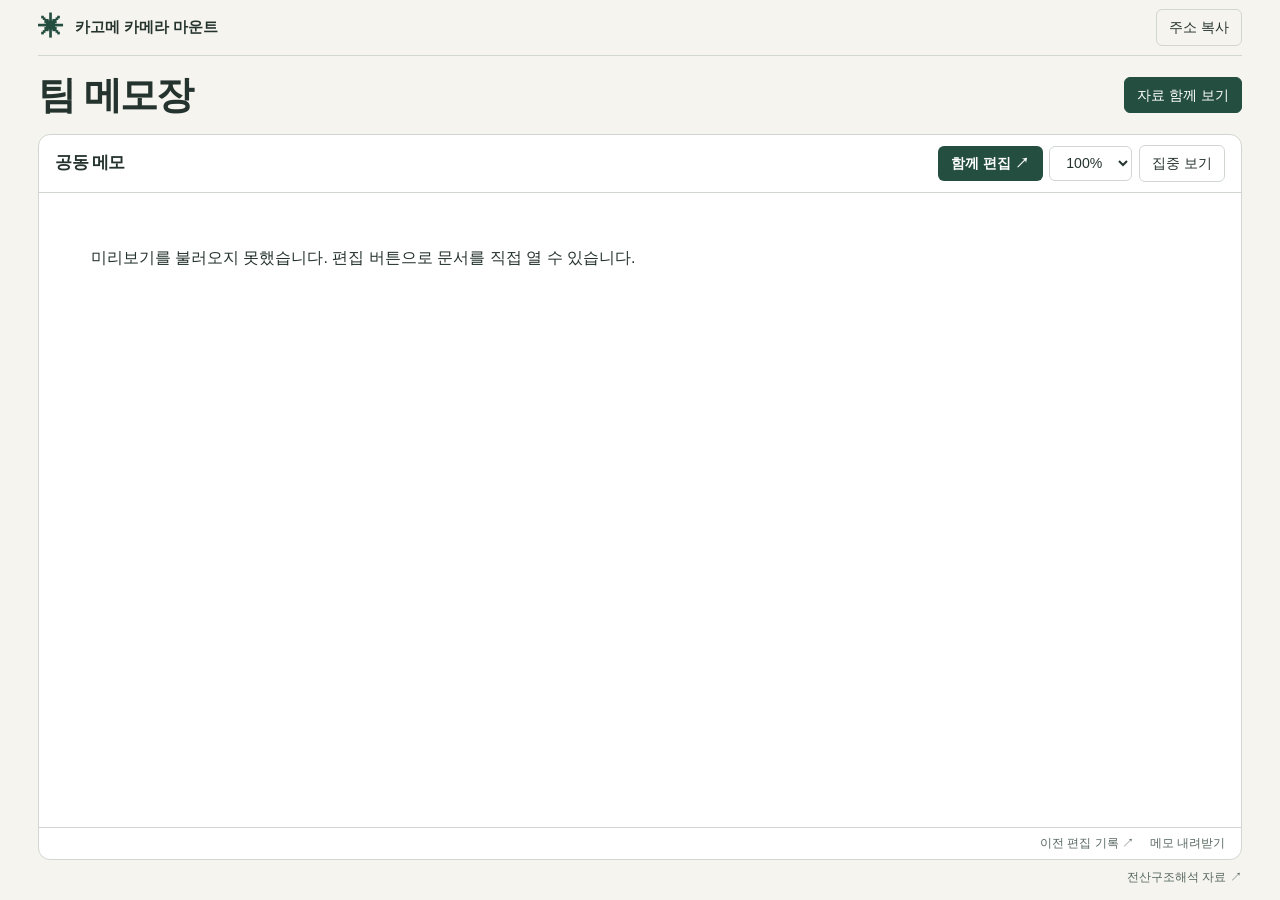
<file: index.html>
<!doctype html>
<html lang="ko">
<head>
  <meta charset="utf-8">
  <meta name="viewport" content="width=device-width,initial-scale=1">
  <meta name="robots" content="noindex">
  <meta name="theme-color" content="#f5f4ef">
  <title>팀 메모 · 카고메 카메라 마운트</title>
  <link rel="stylesheet" href="team-memo.css">
  <script defer src="shared-files.js"></script>
  <script defer src="team-memo.js"></script>
</head>
<body>
  <header class="mast">
    <div class="project"><span class="stamp" aria-hidden="true">✳</span>카고메 카메라 마운트</div>
    <button id="share" type="button">주소 복사</button>
  </header>
  <main>
    <div class="page-head">
      <h1>팀 메모장</h1>
      <button id="references" aria-expanded="false" aria-controls="uploads" type="button">자료 함께 보기</button>
    </div>
    <div class="workspace">
      <section class="paper" aria-labelledby="memo-title">
        <div class="bar">
          <h2 id="memo-title">공동 메모</h2>
          <div class="controls">
            <a class="edit-button" id="open" href="https://pad.nixnet.services/52pFcc5PT7eMKQgNOdLOwA?edit" target="_blank" rel="noopener noreferrer">함께 편집 ↗</a>
            <label class="zoom-label"><span class="sr">메모 글자 크기</span>
              <select id="zoom" aria-label="메모 글자 크기">
                <option value="0.9">90%</option><option value="1" selected>100%</option>
                <option value="1.15">115%</option><option value="1.3">130%</option><option value="1.5">150%</option>
              </select>
            </label>
            <button id="focus" type="button" aria-pressed="false">집중 보기</button>
          </div>
        </div>
        <div class="canvas">
          <div class="note-preview" id="memo-preview" data-note="52pFcc5PT7eMKQgNOdLOwA">메모를 불러오는 중…</div>
        </div>
        <div class="paper-foot">
          <a href="https://annuel.framapad.org/p/hyilkimm-kagome-team-notes-ad9d61/timeslider" target="_blank" rel="noopener noreferrer">이전 편집 기록 ↗</a>
          <a href="https://pad.nixnet.services/52pFcc5PT7eMKQgNOdLOwA/download">메모 내려받기</a>

        </div>
      </section>
      <aside class="resources" id="uploads" hidden aria-labelledby="files-title">
        <div class="resources-head"><h2 id="files-title">공유 자료</h2><button id="close-files" type="button" aria-label="공유 자료 닫기">닫기</button></div>
        <section class="files">
          <div class="row"><h3>공유 파일</h3><label class="file-button">파일 올리기<input id="upload" type="file" multiple></label></div>
          <p class="file-help">임시 보관한 파일은 표시된 만료일까지 받을 수 있습니다.</p>
          <p id="upload-status" role="status"></p><ul id="file-list" aria-label="공유된 파일"></ul><p id="file-status" role="status"></p>
        </section>
        <section class="links">
          <div class="link-head"><h3>자료 링크</h3><a href="https://pad.nixnet.services/SKTqg4RGRg2eQ6GLN6ODXA?edit" target="_blank" rel="noopener noreferrer">링크 편집 ↗</a></div>
          <div class="note-preview" id="reference-editor" data-note="SKTqg4RGRg2eQ6GLN6ODXA">자료 링크를 불러오는 중…</div>
        </section>
      </aside>
    </div>
  </main>
  <footer><a href="apdl-home.html">전산구조해석 자료 ↗</a></footer>
  <span id="feedback" class="sr" role="status"></span>
</body>
</html>
</file>
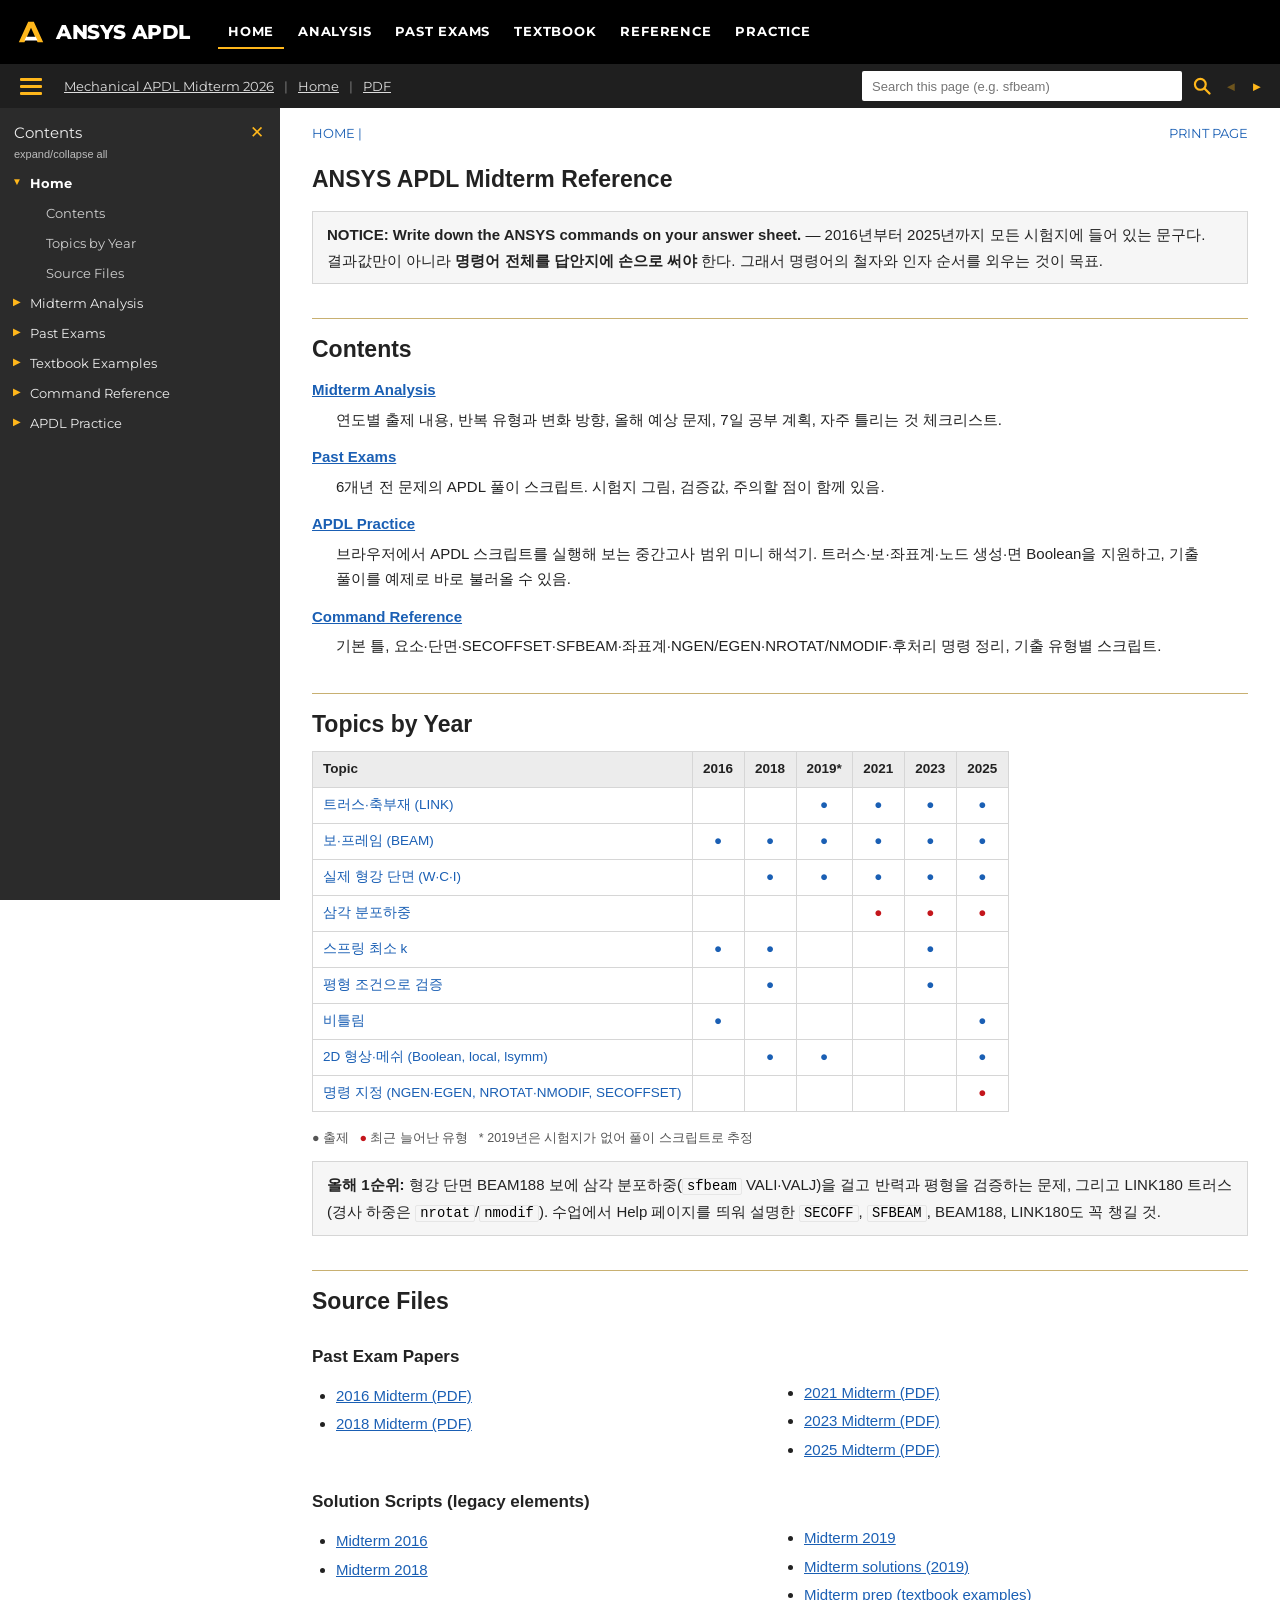
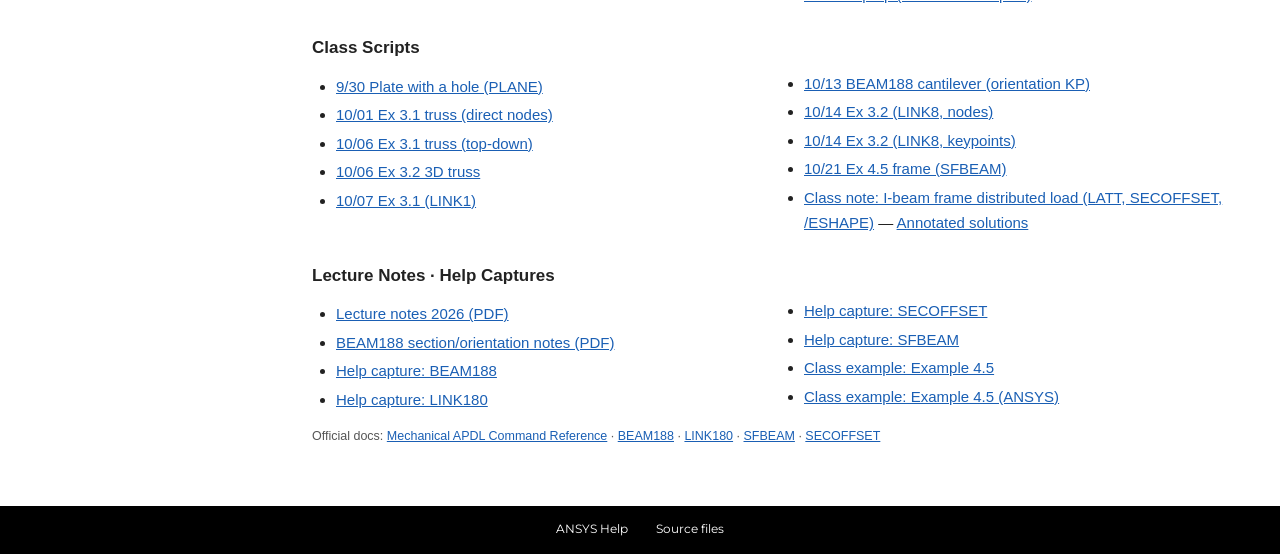
<file: apdl-home.html>
<!doctype html>
<html lang="en">
<head>
<meta charset="utf-8">
<meta name="viewport" content="width=device-width, initial-scale=1">
<meta name="robots" content="noindex">
<title>ANSYS APDL</title>
<meta name="description" content="ANSYS APDL midterm reference">
<link rel="preconnect" href="https://fonts.googleapis.com">
<link rel="preconnect" href="https://fonts.gstatic.com" crossorigin>
<link rel="stylesheet" href="https://fonts.googleapis.com/css2?family=Montserrat:wght@400;500;600;700;800&display=swap">
<link rel="stylesheet" href="style.css?v=20261019b">
</head>
<body>
<header class="hd">
  <a class="logo" href="apdl-home.html"><svg class="mk" viewBox="0 0 32 32" aria-hidden="true"><path d="M3 27 L13 5 h6 L29 27 h-6 l-7-15.5 L9 27z" fill="#ffb71b"/><path d="M11 21 h10 l2 4 H9z" fill="#fff"/></svg><span class="tx"><b>ANSYS APDL</b></span></a>
  <nav class="topnav" aria-label="Pages"><a href="apdl-home.html" aria-current="page">Home</a><a href="trend.html">Analysis</a><a href="exams.html">Past Exams</a><a href="textbook.html">Textbook</a><a href="ref.html">Reference</a><a href="apdl.html">Practice</a></nav>
</header>
<div class="sb">
  <button class="burger" type="button" id="burger" aria-label="Toggle contents"><span></span><span></span><span></span></button>
  <div class="crumbs"><a href="apdl-home.html">Mechanical APDL Midterm 2026</a><span class="sep">|</span><a href="apdl-home.html">Home</a><span class="sep">|</span><a href="#" id="printlink">PDF</a></div>
  <form class="search" id="search" role="search">
    <input type="search" id="q" placeholder="Search this page (e.g. sfbeam)" aria-label="Search this page">
    <button class="ic" type="submit" aria-label="Search"><svg width="20" height="20" viewBox="0 0 24 24" aria-hidden="true"><circle cx="10" cy="10" r="6.5" fill="none" stroke="currentColor" stroke-width="2.6"/><path d="M15 15 L21 21" stroke="currentColor" stroke-width="2.8" stroke-linecap="round"/></svg></button>
    <span class="pn"><span>◀</span><a href="trend.html" title="Next page" aria-label="Next page">▶</a></span>
  </form>
</div>
<div class="layout">
<aside class="side" id="side" aria-label="Contents">
  <div class="shd">Contents <span><button class="x" type="button" id="sbclose" aria-label="Close contents">✕</button></span></div>
  <button class="ec" type="button" id="ecall">expand/collapse all</button>
  <ul class="tree"><li class="cur"><div class="row"><button class="tw" type="button" aria-label="Expand">▼</button><a href="apdl-home.html">Home</a></div><ul><li class=""><div class="row"><span class="tw leaf">▶</span><a href="apdl-home.html#contents">Contents</a></div></li><li class=""><div class="row"><span class="tw leaf">▶</span><a href="apdl-home.html#matrix">Topics by Year</a></div></li><li class=""><div class="row"><span class="tw leaf">▶</span><a href="apdl-home.html#files">Source Files</a></div></li></ul></li><li class="closed"><div class="row"><button class="tw" type="button" aria-label="Expand">▶</button><a href="trend.html">Midterm Analysis</a></div><ul><li class=""><div class="row"><span class="tw leaf">▶</span><a href="trend.html#1-시험-형식">1. Exam Format</a></div></li><li class=""><div class="row"><span class="tw leaf">▶</span><a href="trend.html#2-연도별-출제-내용">2. Contents by Year</a></div></li><li class=""><div class="row"><span class="tw leaf">▶</span><a href="trend.html#3-경향-분석">3. Trend Analysis</a></div></li><li class=""><div class="row"><span class="tw leaf">▶</span><a href="trend.html#4-공부법">4. How to Study</a></div></li></ul></li><li class="closed"><div class="row"><button class="tw" type="button" aria-label="Expand">▶</button><a href="exams.html">Past Exams</a></div><ul><li class="closed"><div class="row"><button class="tw" type="button" aria-label="Expand">▼</button><a href="exams.html#y2016">2016 Midterm (Oct. 27, 2016)</a></div><ul><li><div class="row"><span class="tw leaf">▶</span><a href="exams.html#p2016-1">Problem 1 — Torsion of a two-step circular shaft (BEAM188, CSOLID)</a></div></li><li><div class="row"><span class="tw leaf">▶</span><a href="exams.html#p2016-2">Problem 2 — Fixed-fixed beam + center spring, minimum k (BEAM188 + LINK180)</a></div></li></ul></li><li class="closed"><div class="row"><button class="tw" type="button" aria-label="Expand">▼</button><a href="exams.html#y2018">2018 Midterm (Oct. 23, 2018)</a></div><ul><li><div class="row"><span class="tw leaf">▶</span><a href="exams.html#p2018-1">Problem 1 — W310×52 beam, roller → spring (BEAM188 + LINK180)</a></div></li><li><div class="row"><span class="tw leaf">▶</span><a href="exams.html#p2018-2">Problem 2 — Building a 2D area (Boolean)</a></div></li></ul></li><li class="closed"><div class="row"><button class="tw" type="button" aria-label="Expand">▼</button><a href="exams.html#y2019">2019 Midterm (reconstructed from solution script)</a></div><ul><li><div class="row"><span class="tw leaf">▶</span><a href="exams.html#p2019-1">Problem 1 — Example 4.5 overhang frame, I-section (BEAM188)</a></div></li><li><div class="row"><span class="tw leaf">▶</span><a href="exams.html#p2019-2">Problem 2 — Stepped bar (LINK180)</a></div></li><li><div class="row"><span class="tw leaf">▶</span><a href="exams.html#p2019-3">Problem 3 — Symmetric lines with a local CS and LSYMM</a></div></li></ul></li><li class="closed"><div class="row"><button class="tw" type="button" aria-label="Expand">▼</button><a href="exams.html#y2021">2021 Midterm (Oct. 27, 2021)</a></div><ul><li><div class="row"><span class="tw leaf">▶</span><a href="exams.html#p2021-1">Problem 1 — Tapered plate, prescribed displacement δ (LINK180)</a></div></li><li><div class="row"><span class="tw leaf">▶</span><a href="exams.html#p2021-2">Problem 2 — Two-material overhang frame, C-channel, triangular load (BEAM188)</a></div></li></ul></li><li class="closed"><div class="row"><button class="tw" type="button" aria-label="Expand">▼</button><a href="exams.html#y2023">2023 Midterm (Oct. 24, 2023)</a></div><ul><li><div class="row"><span class="tw leaf">▶</span><a href="exams.html#p2023-1">Problem 1 — Fixed-fixed composite axial bar (LINK180)</a></div></li><li><div class="row"><span class="tw leaf">▶</span><a href="exams.html#p2023-2">Problem 2 — C310×45 beam, triangular load, roller → spring (BEAM188 + LINK180)</a></div></li></ul></li><li class="closed"><div class="row"><button class="tw" type="button" aria-label="Expand">▼</button><a href="exams.html#y2025">2025 Midterm (Oct. 21, 2025)</a></div><ul><li><div class="row"><span class="tw leaf">▶</span><a href="exams.html#p2025-1">Problem 1 — Local cylindrical CS + NGEN + EGEN (PLANE182)</a></div></li><li><div class="row"><span class="tw leaf">▶</span><a href="exams.html#p2025-2">Problem 2 — Balcony truss, inclined load without trig (NROTAT / NMODIF)</a></div></li><li><div class="row"><span class="tw leaf">▶</span><a href="exams.html#p2025-3">Problem 3 — W8×67 + C9×20 L-shaped beam, SECOFFSET, torsion (BEAM188)</a></div></li></ul></li></ul></li><li class="closed"><div class="row"><button class="tw" type="button" aria-label="Expand">▶</button><a href="textbook.html">Textbook Examples</a></div><ul><li class="closed"><div class="row"><button class="tw" type="button" aria-label="Expand">▼</button><a href="textbook.html#ch1">Chapter 1 — Direct Formulation</a></div><ul><li><div class="row"><span class="tw leaf">▶</span><a href="textbook.html#ex1-1">Example 1.1 — Tapered bar</a></div></li><li><div class="row"><span class="tw leaf">▶</span><a href="textbook.html#ex1-3">Example 1.3 — Torsion of a two-material circular shaft (= 2016-1)</a></div></li><li><div class="row"><span class="tw leaf">▶</span><a href="textbook.html#ex1-4">Example 1.4 — Plate with a hole (parallel springs)</a></div></li></ul></li><li class="closed"><div class="row"><button class="tw" type="button" aria-label="Expand">▼</button><a href="textbook.html#ch3">Chapter 3 — Trusses (LINK180)</a></div><ul><li><div class="row"><span class="tw leaf">▶</span><a href="textbook.html#ex3-1">Example 3.1 — Balcony truss</a></div></li><li><div class="row"><span class="tw leaf">▶</span><a href="textbook.html#ex3-2">Example 3.2 — 3D truss</a></div></li><li><div class="row"><span class="tw leaf">▶</span><a href="textbook.html#p3-3">Problem 3.3 — Two members at 60°</a></div></li><li><div class="row"><span class="tw leaf">▶</span><a href="textbook.html#p3-4">Problem 3.4 — 1.25 m truss, 15° inclined load</a></div></li><li><div class="row"><span class="tw leaf">▶</span><a href="textbook.html#p3-5">Problem 3.5 — 1.5 m × 1 m truss</a></div></li><li><div class="row"><span class="tw leaf">▶</span><a href="textbook.html#p3-6">Problem 3.6 — 8 ft equilateral truss</a></div></li><li><div class="row"><span class="tw leaf">▶</span><a href="textbook.html#p3-8">Problem 3.8 — 3D tripod</a></div></li></ul></li><li class="closed"><div class="row"><button class="tw" type="button" aria-label="Expand">▼</button><a href="textbook.html#ch4">Chapter 4 — Axial Members, Beams, Frames (LINK180 / BEAM188)</a></div><ul><li><div class="row"><span class="tw leaf">▶</span><a href="textbook.html#ex4-2">Example 4.2 — Four-story building column (incl. Example 4.1)</a></div></li><li><div class="row"><span class="tw leaf">▶</span><a href="textbook.html#ex4-3">Example 4.3 — W18×35 cantilever balcony beam</a></div></li><li><div class="row"><span class="tw leaf">▶</span><a href="textbook.html#ex4-4">Example 4.4 — W310×52 beam + roller (= 2018-1)</a></div></li><li><div class="row"><span class="tw leaf">▶</span><a href="textbook.html#ex4-5">Example 4.5 — Overhang frame</a></div></li><li><div class="row"><span class="tw leaf">▶</span><a href="textbook.html#p4-1">Problem 4.1 — Fixed-fixed stepped bar</a></div></li><li><div class="row"><span class="tw leaf">▶</span><a href="textbook.html#p4-3">Problem 4.3 — Three-segment bar, two loads</a></div></li><li><div class="row"><span class="tw leaf">▶</span><a href="textbook.html#p4-9">Problem 4.9 — Ramp frame (square tube)</a></div></li><li><div class="row"><span class="tw leaf">▶</span><a href="textbook.html#p4-21">Problem 4.21 — W18×35 simply supported beam</a></div></li></ul></li></ul></li><li class="closed"><div class="row"><button class="tw" type="button" aria-label="Expand">▶</button><a href="ref.html">Command Reference</a></div><ul><li class=""><div class="row"><span class="tw leaf">▶</span><a href="ref.html#0-기본-틀-모든-문제-공통">0. Basic Template</a></div></li><li class=""><div class="row"><span class="tw leaf">▶</span><a href="ref.html#1-요소-요약">1. Elements</a></div></li><li class=""><div class="row"><span class="tw leaf">▶</span><a href="ref.html#2-단면-sectype-secdata">2. Sections (SECTYPE / SECDATA)</a></div></li><li class=""><div class="row"><span class="tw leaf">▶</span><a href="ref.html#3-beam188-방향-가장-많이-헷갈림">3. BEAM188 Orientation — K Node</a></div></li><li class=""><div class="row"><span class="tw leaf">▶</span><a href="ref.html#4-sfbeam-보-분포하중">4. SFBEAM (Beam Surface Loads)</a></div></li><li class=""><div class="row"><span class="tw leaf">▶</span><a href="ref.html#5-형상-만들기-solid-modeling">5. Solid Modeling</a></div></li><li class=""><div class="row"><span class="tw leaf">▶</span><a href="ref.html#6-메쉬">6. Meshing</a></div></li><li class=""><div class="row"><span class="tw leaf">▶</span><a href="ref.html#7-노드-요소-직접-생성-direct-generation">7. Direct Generation</a></div></li><li class=""><div class="row"><span class="tw leaf">▶</span><a href="ref.html#8-경계조건-하중">8. Boundary Conditions · Loads</a></div></li><li class=""><div class="row"><span class="tw leaf">▶</span><a href="ref.html#9-후처리">9. Postprocessing</a></div></li><li class=""><div class="row"><span class="tw leaf">▶</span><a href="ref.html#10-apdl-파라미터-함수">10. APDL Parameters / Functions</a></div></li><li class=""><div class="row"><span class="tw leaf">▶</span><a href="ref.html#11-확인-선택-삭제-ansys-help">11. Check · Select · Delete (ANSYS Help)</a></div></li><li class=""><div class="row"><span class="tw leaf">▶</span><a href="ref.html#12-beam188-keyopt-ansys-help">12. Element KEYOPT (ANSYS Help)</a></div></li></ul></li><li class="closed"><div class="row"><button class="tw" type="button" aria-label="Expand">▶</button><a href="apdl.html">APDL Practice</a></div><ul><li class=""><div class="row"><span class="tw leaf">▶</span><a href="apdl.html#howto">How to Use</a></div></li><li class=""><div class="row"><span class="tw leaf">▶</span><a href="apdl.html#support">Supported Commands (midterm scope)</a></div></li></ul></li></ul>
</aside>
<main class="content">
  <div class="ctop"><a href="apdl-home.html">Home |</a><button class="pr" type="button" id="printbtn">Print page</button></div>
<h1 id="top">ANSYS APDL Midterm Reference</h1>
<div class="note">
<p><b>NOTICE: Write down the ANSYS commands on your answer sheet.</b> — 2016년부터 2025년까지 모든 시험지에 들어 있는 문구다.
결과값만이 아니라 <b>명령어 전체를 답안지에 손으로 써야</b> 한다. 그래서 명령어의 철자와 인자 순서를 외우는 것이 목표.</p>
</div>

<h2 id="contents">Contents</h2>
<dl class="arglist pages">
<dt><a href="trend.html">Midterm Analysis</a></dt>
<dd>연도별 출제 내용, 반복 유형과 변화 방향, 올해 예상 문제, 7일 공부 계획, 자주 틀리는 것 체크리스트.</dd>
<dt><a href="exams.html">Past Exams</a></dt>
<dd>6개년 전 문제의 APDL 풀이 스크립트. 시험지 그림, 검증값, 주의할 점이 함께 있음.</dd>
<dt><a href="apdl.html">APDL Practice</a></dt>
<dd>브라우저에서 APDL 스크립트를 실행해 보는 중간고사 범위 미니 해석기. 트러스·보·좌표계·노드 생성·면 Boolean을 지원하고, 기출 풀이를 예제로 바로 불러올 수 있음.</dd>
<dt><a href="ref.html">Command Reference</a></dt>
<dd>기본 틀, 요소·단면·SECOFFSET·SFBEAM·좌표계·NGEN/EGEN·NROTAT/NMODIF·후처리 명령 정리, 기출 유형별 스크립트.</dd>
</dl>

<h2 id="matrix">Topics by Year</h2>
<table class="matrix">
<thead><tr><th>Topic</th><th>2016</th><th>2018</th><th>2019*</th><th>2021</th><th>2023</th><th>2025</th></tr></thead>
<tbody>
<tr><td>트러스·축부재 (LINK)</td><td></td><td></td><td>●</td><td>●</td><td>●</td><td>●</td></tr>
<tr><td>보·프레임 (BEAM)</td><td>●</td><td>●</td><td>●</td><td>●</td><td>●</td><td>●</td></tr>
<tr><td>실제 형강 단면 (W·C·I)</td><td></td><td>●</td><td>●</td><td>●</td><td>●</td><td>●</td></tr>
<tr><td>삼각 분포하중</td><td></td><td></td><td></td><td class="hot">●</td><td class="hot">●</td><td class="hot">●</td></tr>
<tr><td>스프링 최소 k</td><td>●</td><td>●</td><td></td><td></td><td>●</td><td></td></tr>
<tr><td>평형 조건으로 검증</td><td></td><td>●</td><td></td><td></td><td>●</td><td></td></tr>
<tr><td>비틀림</td><td>●</td><td></td><td></td><td></td><td></td><td>●</td></tr>
<tr><td>2D 형상·메쉬 (Boolean, local, lsymm)</td><td></td><td>●</td><td>●</td><td></td><td></td><td>●</td></tr>
<tr><td>명령 지정 (NGEN·EGEN, NROTAT·NMODIF, SECOFFSET)</td><td></td><td></td><td></td><td></td><td></td><td class="hot">●</td></tr>
</tbody></table>
<p class="small">● 출제 &nbsp; <span class="hot">●</span> 최근 늘어난 유형 &nbsp; * 2019년은 시험지가 없어 풀이 스크립트로 추정</p>

<div class="note">
<p><b>올해 1순위:</b> 형강 단면 BEAM188 보에 삼각 분포하중(<code>sfbeam</code> VALI·VALJ)을 걸고 반력과 평형을 검증하는 문제,
그리고 LINK180 트러스(경사 하중은 <code>nrotat</code>/<code>nmodif</code>).
수업에서 Help 페이지를 띄워 설명한 <code>SECOFF</code>, <code>SFBEAM</code>, BEAM188, LINK180도 꼭 챙길 것.</p>
</div>

<h2 id="files">Source Files</h2>
<h3 id="files-exam">Past Exam Papers</h3>
<ul class="files">
<li><a href="%E1%84%8C%E1%85%A5%E1%86%AB%E1%84%89%E1%85%A1%E1%86%AB%E1%84%80%E1%85%AE%E1%84%8C%E1%85%A9%E1%84%92%E1%85%A2%E1%84%89%E1%85%A5%E1%86%A8%2016%E1%84%82%E1%85%A7%E1%86%AB%20%E1%84%8C%E1%85%AE%E1%86%BC%E1%84%80%E1%85%A1%E1%86%AB.pdf">2016 Midterm (PDF)</a></li>
<li><a href="%E1%84%8C%E1%85%A5%E1%86%AB%E1%84%89%E1%85%A1%E1%86%AB%E1%84%80%E1%85%AE%E1%84%8C%E1%85%A9%E1%84%92%E1%85%A2%E1%84%89%E1%85%A5%E1%86%A8%2018%E1%84%82%E1%85%A7%E1%86%AB%20%E1%84%8C%E1%85%AE%E1%86%BC%E1%84%80%E1%85%A1%E1%86%AB.pdf">2018 Midterm (PDF)</a></li>
<li><a href="%E1%84%8C%E1%85%A5%E1%86%AB%E1%84%89%E1%85%A1%E1%86%AB%E1%84%80%E1%85%AE%E1%84%8C%E1%85%A9%E1%84%92%E1%85%A2%E1%84%89%E1%85%A5%E1%86%A8%2021%E1%84%82%E1%85%A7%E1%86%AB%20%E1%84%8C%E1%85%AE%E1%86%BC%E1%84%80%E1%85%A1%E1%86%AB.pdf">2021 Midterm (PDF)</a></li>
<li><a href="%E1%84%8C%E1%85%A5%E1%86%AB%E1%84%89%E1%85%A1%E1%86%AB%E1%84%80%E1%85%AE%E1%84%8C%E1%85%A9%E1%84%92%E1%85%A2%E1%84%89%E1%85%A5%E1%86%A8%2023%E1%84%82%E1%85%A7%E1%86%AB%20%E1%84%8C%E1%85%AE%E1%86%BC%E1%84%80%E1%85%A1%E1%86%AB.pdf">2023 Midterm (PDF)</a></li>
<li><a href="%E1%84%8C%E1%85%A5%E1%86%AB%E1%84%89%E1%85%A1%E1%86%AB%E1%84%80%E1%85%AE%E1%84%8C%E1%85%A9%E1%84%92%E1%85%A2%E1%84%89%E1%85%A5%E1%86%A8%2025%E1%84%82%E1%85%A7%E1%86%AB%20%E1%84%8C%E1%85%AE%E1%86%BC%E1%84%80%E1%85%A1%E1%86%AB.pdf">2025 Midterm (PDF)</a></li>
</ul>
<h3 id="files-sol">Solution Scripts (legacy elements)</h3>
<ul class="files">
<li><a href="%E1%84%8C%E1%85%AE%E1%86%BC%E1%84%80%E1%85%A1%E1%86%AB%E1%84%80%E1%85%A9%E1%84%89%E1%85%A1%2016%E1%84%82%E1%85%A7%E1%86%AB.txt">Midterm 2016</a></li>
<li><a href="%E1%84%8C%E1%85%AE%E1%86%BC%E1%84%80%E1%85%A1%E1%86%AB%E1%84%80%E1%85%A9%E1%84%89%E1%85%A1%2018%E1%84%82%E1%85%A7%E1%86%AB.txt">Midterm 2018</a></li>
<li><a href="%E1%84%8C%E1%85%AE%E1%86%BC%E1%84%80%E1%85%A1%E1%86%AB%E1%84%80%E1%85%A9%E1%84%89%E1%85%A1%2019%E1%84%82%E1%85%A7%E1%86%AB.TXT">Midterm 2019</a></li>
<li><a href="%E1%84%8C%E1%85%AE%E1%86%BC%E1%84%80%E1%85%A1%E1%86%AB%E1%84%80%E1%85%A9%E1%84%89%E1%85%A1%20%E1%84%91%E1%85%AE%E1%86%AF%E1%84%8B%E1%85%B5.TXT">Midterm solutions (2019)</a></li>
<li><a href="%E1%84%8C%E1%85%AE%E1%86%BC%E1%84%80%E1%85%A1%E1%86%AB%E1%84%80%E1%85%A9%E1%84%89%E1%85%A1%20%E1%84%83%E1%85%A2%E1%84%87%E1%85%B5.TXT">Midterm prep (textbook examples)</a></li>
</ul>
<h3 id="files-class">Class Scripts</h3>
<ul class="files">
<li><a href="9_30.txt">9/30 Plate with a hole (PLANE)</a></li>
<li><a href="1001ansys.txt">10/01 Ex 3.1 truss (direct nodes)</a></li>
<li><a href="1006%20ansys.txt">10/06 Ex 3.1 truss (top-down)</a></li>
<li><a href="1006_1ansys.txt">10/06 Ex 3.2 3D truss</a></li>
<li><a href="10_07.TXT">10/07 Ex 3.1 (LINK1)</a></li>
<li><a href="1013.txt">10/13 BEAM188 cantilever (orientation KP)</a></li>
<li><a href="10_14.TXT">10/14 Ex 3.2 (LINK8, nodes)</a></li>
<li><a href="10_14_2.txt">10/14 Ex 3.2 (LINK8, keypoints)</a></li>
<li><a href="10_21.TXT">10/21 Ex 4.5 frame (SFBEAM)</a></li>
<li><a href="sfbeam%20%EB%B6%84%ED%8F%AC%ED%95%98%EC%A4%91%20%28%EC%88%98%EC%97%85%29.txt">Class note: I-beam frame distributed load (LATT, SECOFFSET, /ESHAPE)</a> — <a href="ref.html#수업-예제-i형강-프레임-분포하중">Annotated solutions</a></li>
</ul>
<h3 id="files-ref">Lecture Notes · Help Captures</h3>
<ul class="files">
<li><a href="%E1%84%80%E1%85%A1%E1%86%BC%E1%84%8B%E1%85%B4%E1%84%8C%E1%85%A1%E1%84%85%E1%85%AD%282026%29.pdf">Lecture notes 2026 (PDF)</a></li>
<li><a href="BEAM188.pdf">BEAM188 section/orientation notes (PDF)</a></li>
<li><a href="beam188.png">Help capture: BEAM188</a></li>
<li><a href="link180.png">Help capture: LINK180</a></li>
<li><a href="secoffset.png">Help capture: SECOFFSET</a></li>
<li><a href="sfbeam.png">Help capture: SFBEAM</a></li>
<li><a href="%E1%84%89%E1%85%AE%E1%84%8B%E1%85%A5%E1%86%B8%E1%84%8B%E1%85%A8%E1%84%8C%E1%85%A6.png">Class example: Example 4.5</a></li>
<li><a href="%E1%84%89%E1%85%AE%E1%84%8B%E1%85%A5%E1%86%B8%E1%84%8B%E1%85%A8%E1%84%8C%E1%85%A61.png">Class example: Example 4.5 (ANSYS)</a></li>
</ul>
<p class="small">Official docs: <a href="https://ansyshelp.ansys.com/public/Views/Secured/corp/v251/en/ans_cmd/Hlp_C_CmdTOC.html" rel="noopener">Mechanical APDL Command Reference</a> · <a href="https://ansyshelp.ansys.com/public/Views/Secured/corp/v251/en/ans_elem/Hlp_E_BEAM188.html" rel="noopener">BEAM188</a> · <a href="https://ansyshelp.ansys.com/public/Views/Secured/corp/v251/en/ans_elem/Hlp_E_LINK180.html" rel="noopener">LINK180</a> · <a href="https://ansyshelp.ansys.com/public/Views/Secured/corp/v251/en/ans_cmd/Hlp_C_SFBEAM.html" rel="noopener">SFBEAM</a> · <a href="https://ansyshelp.ansys.com/public/Views/Secured/corp/v251/en/ans_cmd/Hlp_C_SECOFFSET.html" rel="noopener">SECOFFSET</a></p>

</main>
</div>
<footer class="ft"><a href="https://ansyshelp.ansys.com/" rel="noopener">ANSYS Help</a><a href="apdl-home.html">Source files</a></footer>
<script src="site.js"></script>

</body>
</html>
</file>
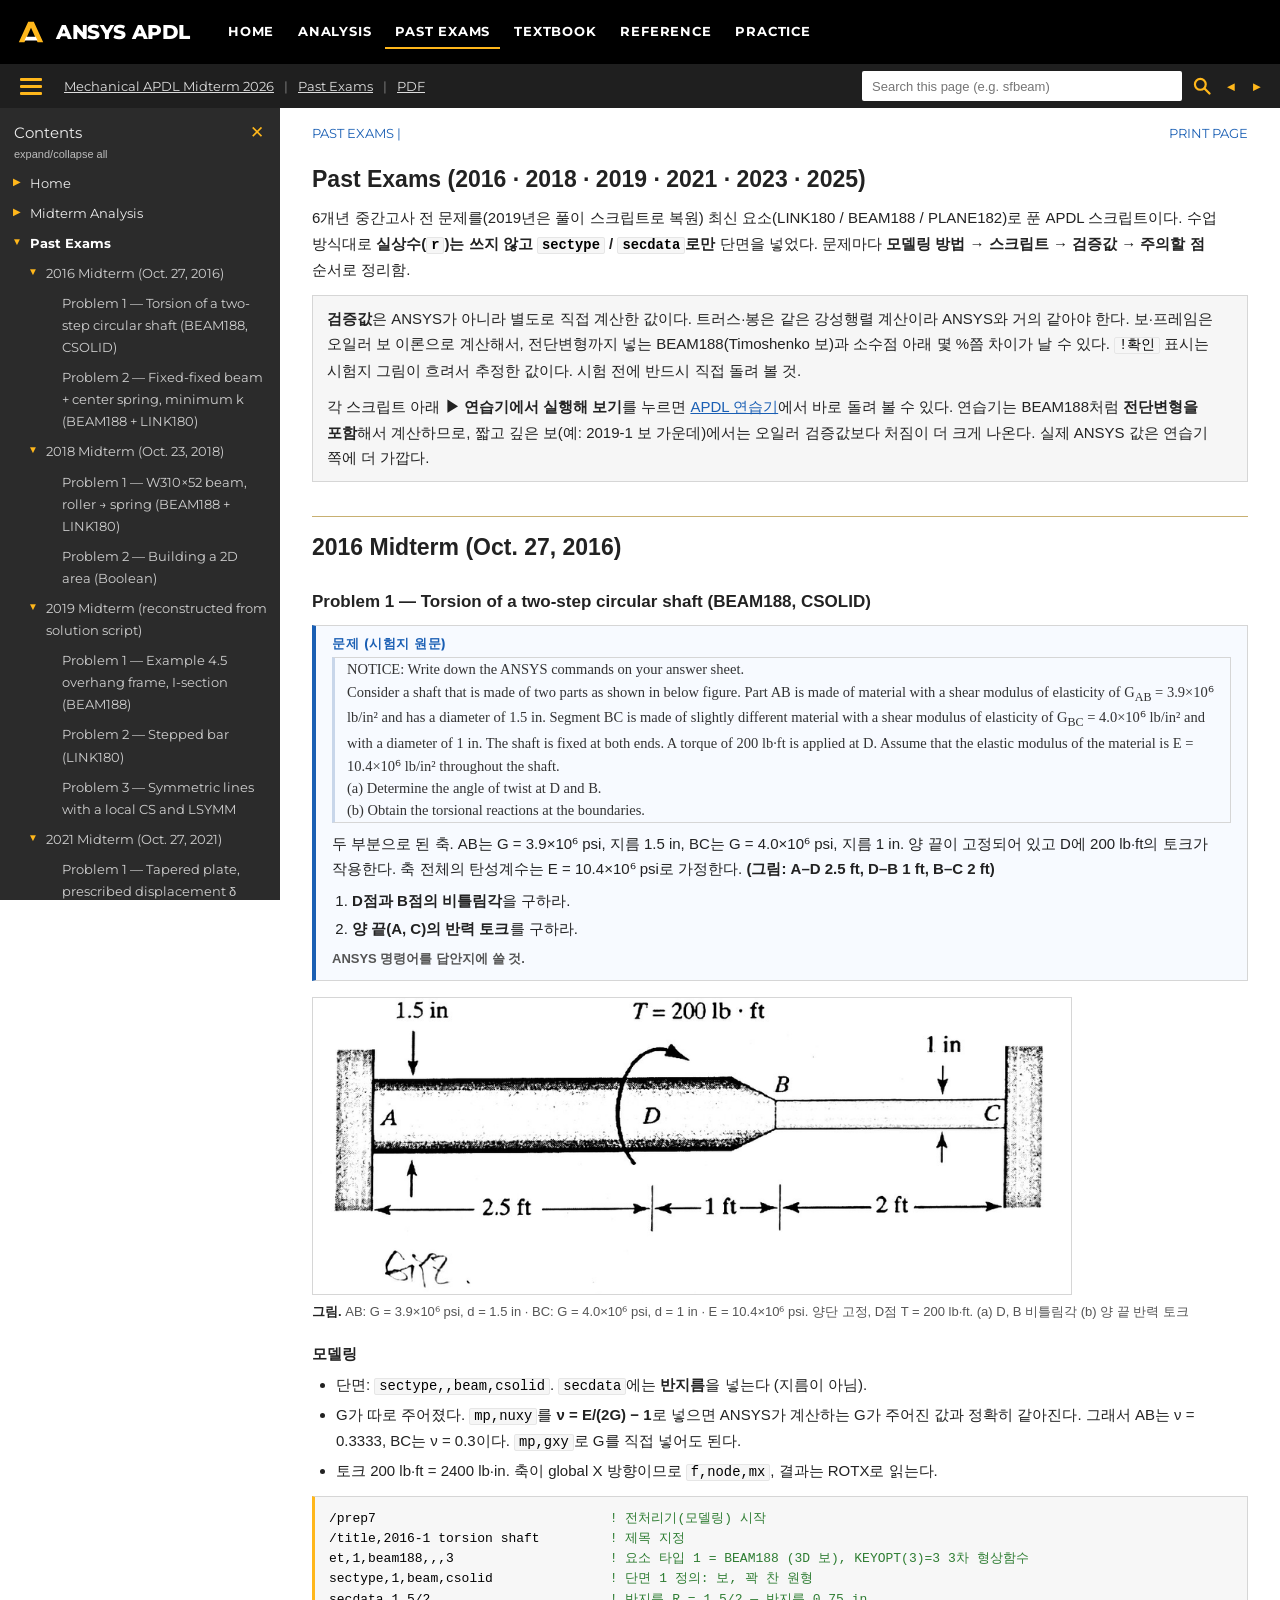
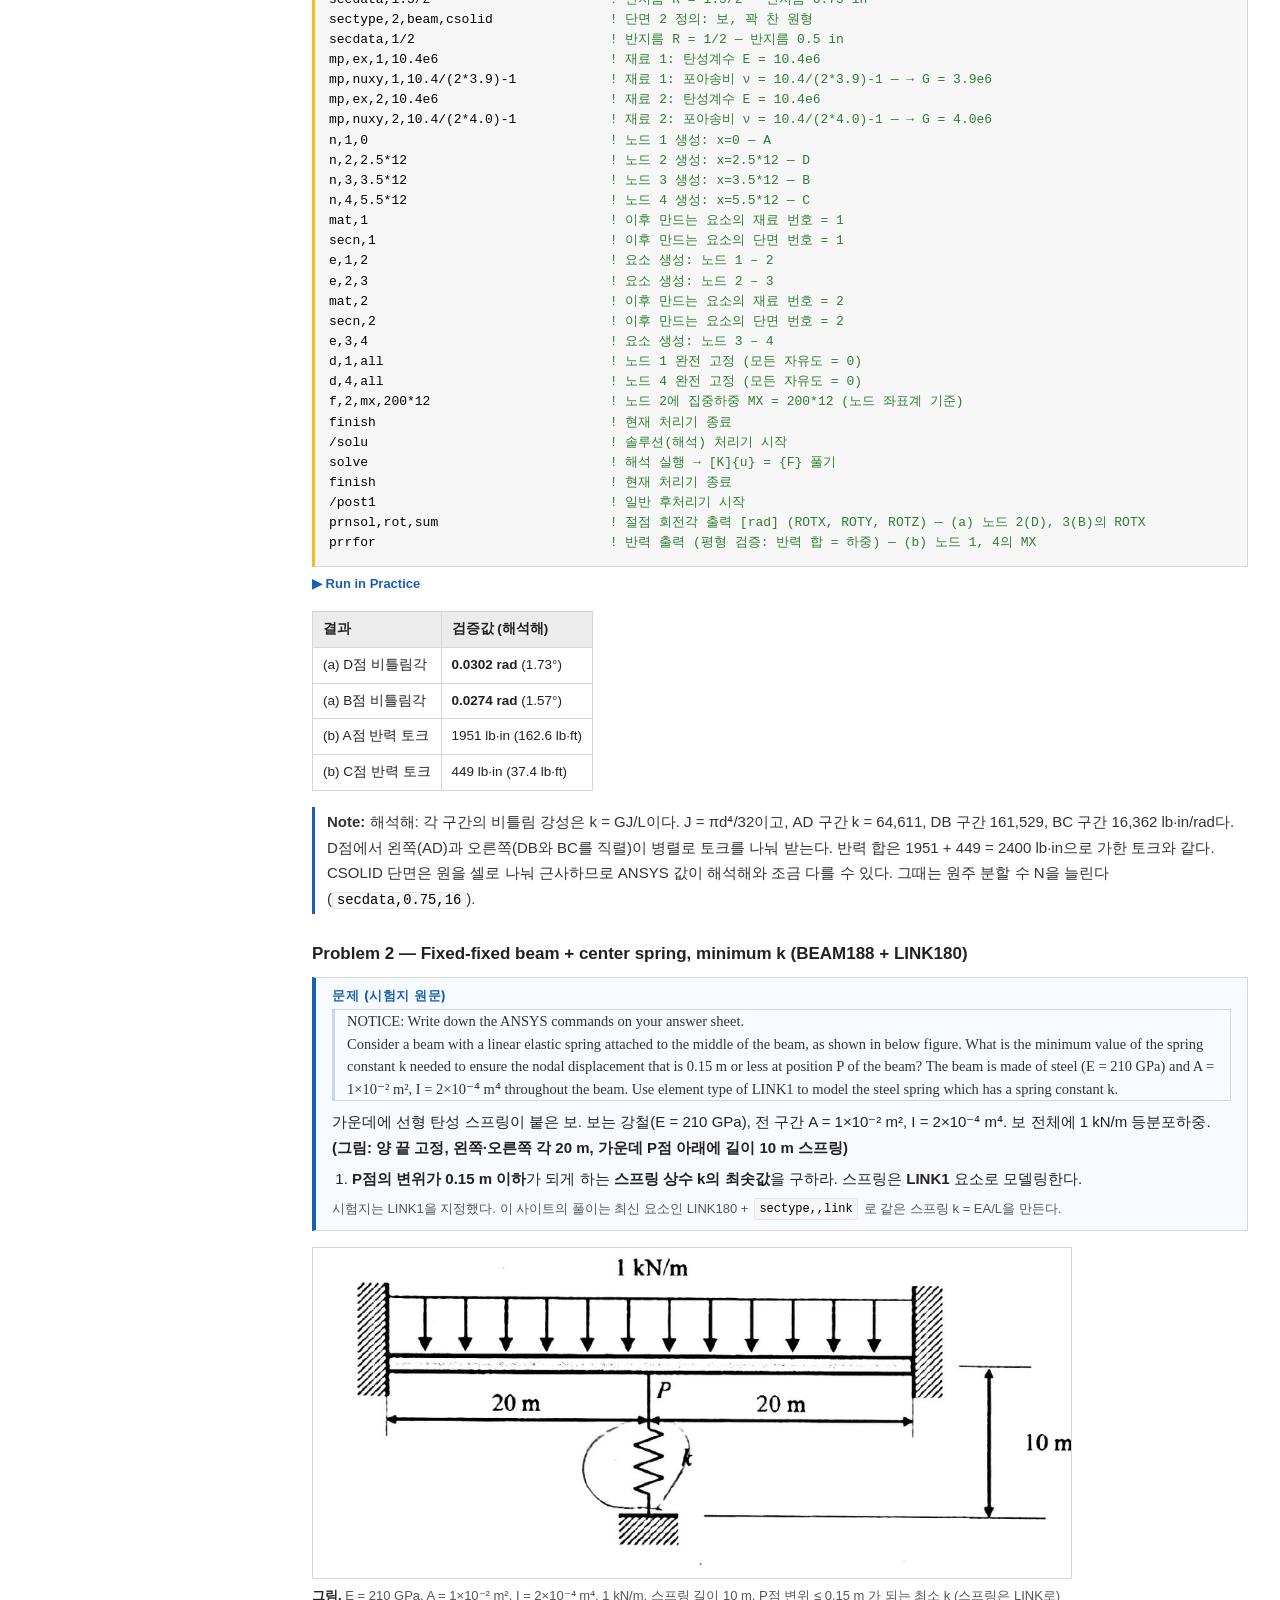
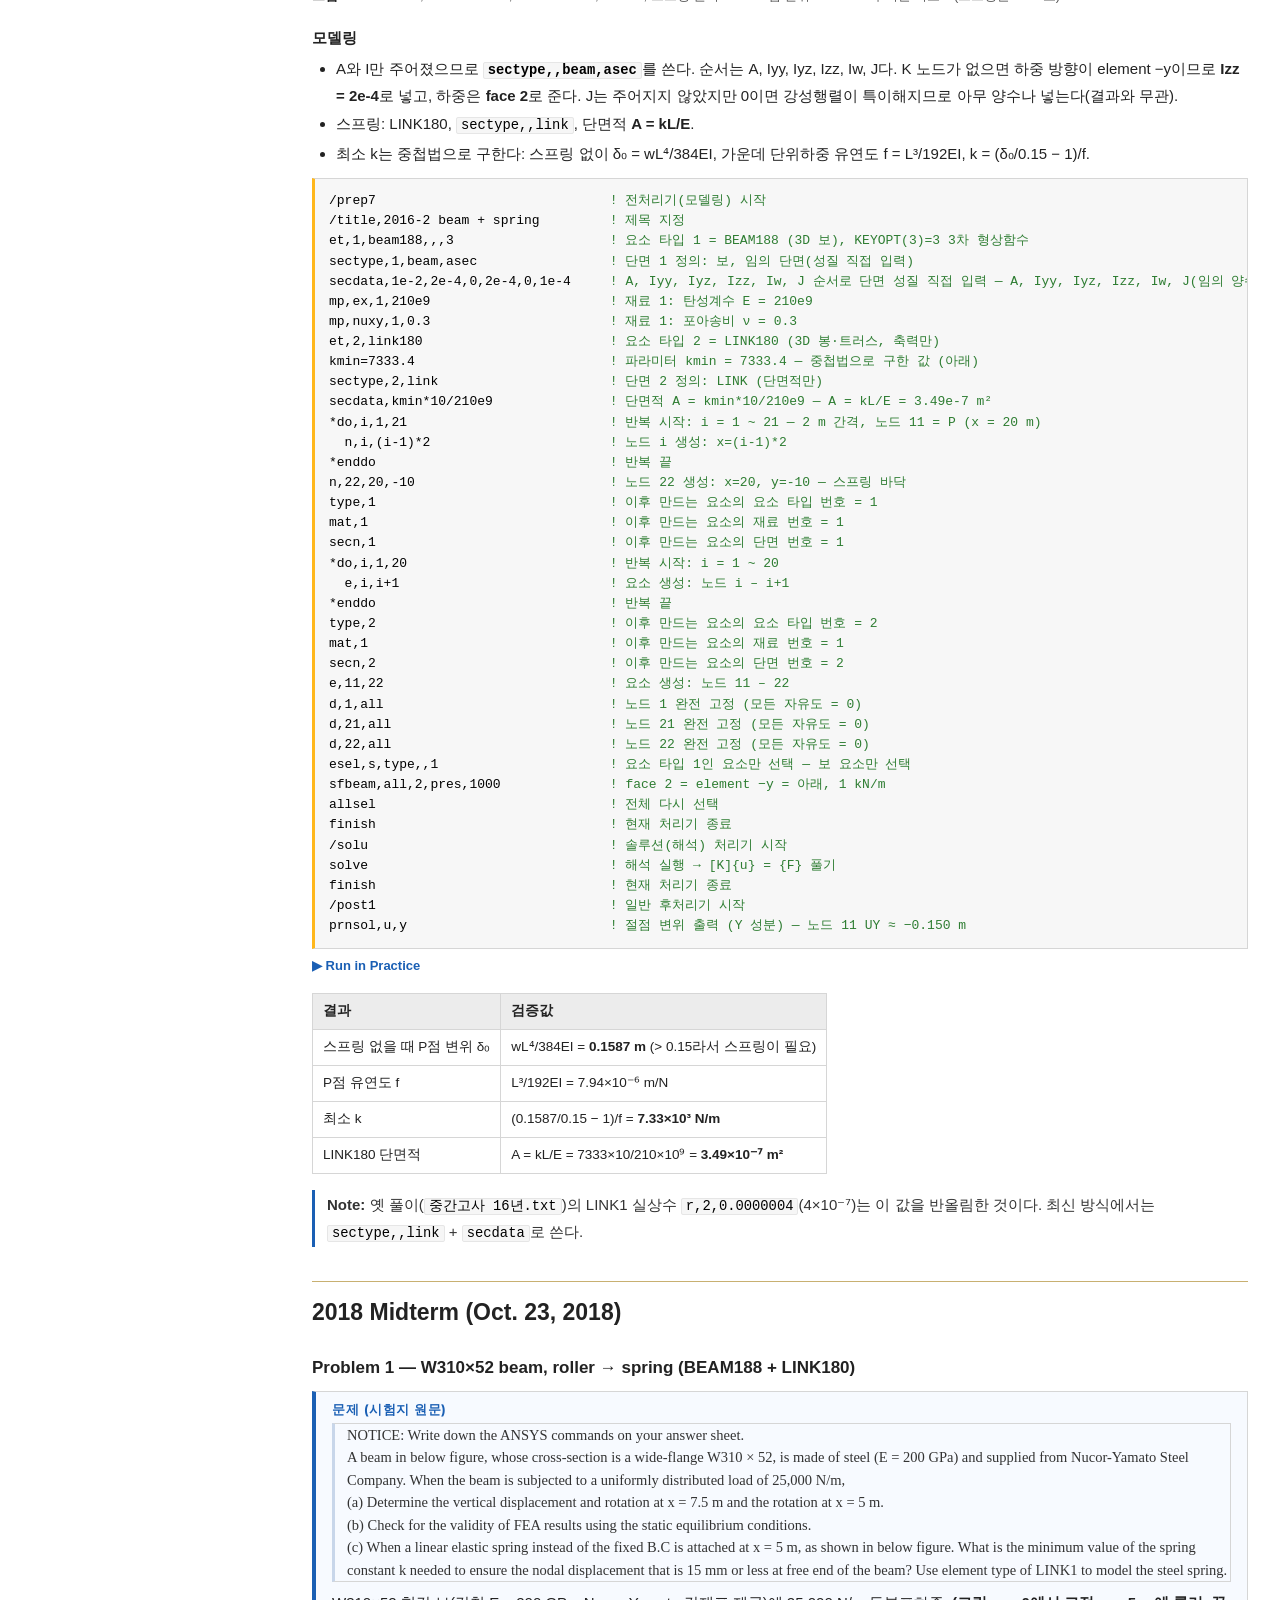
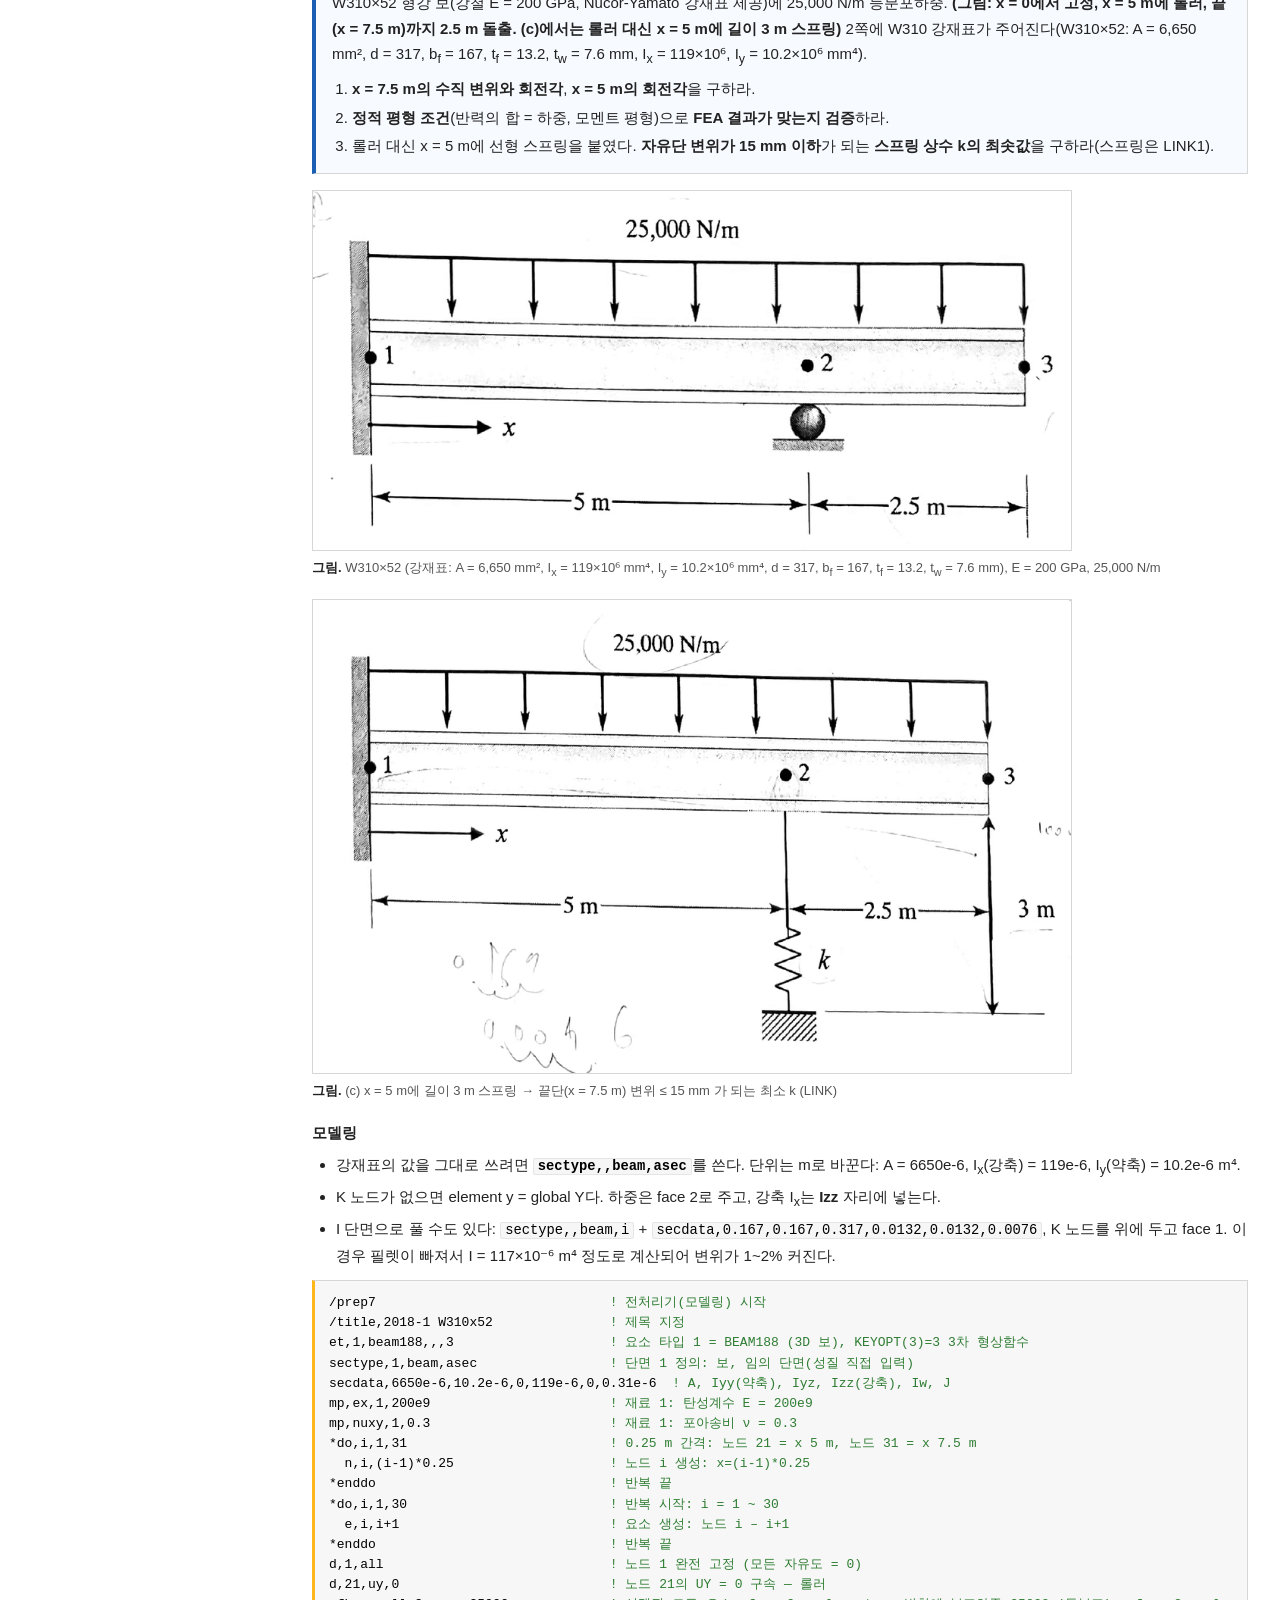
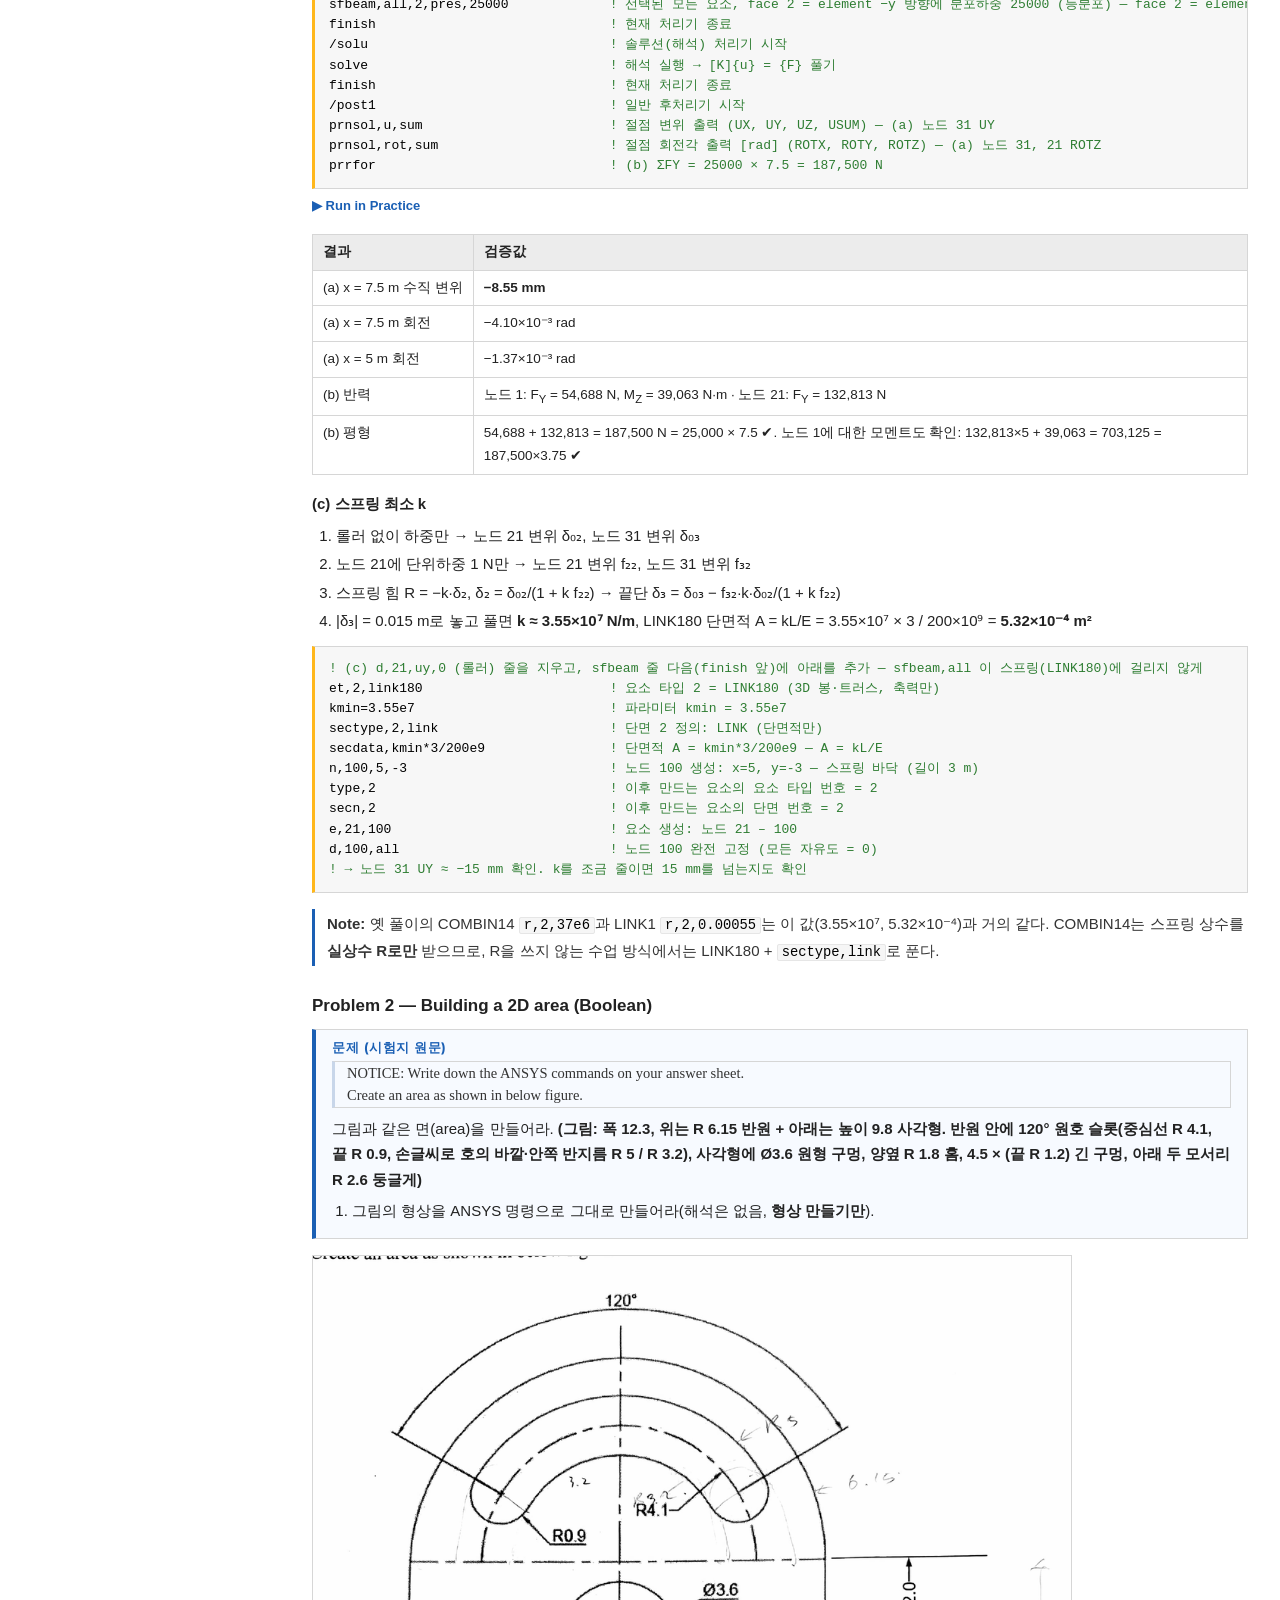
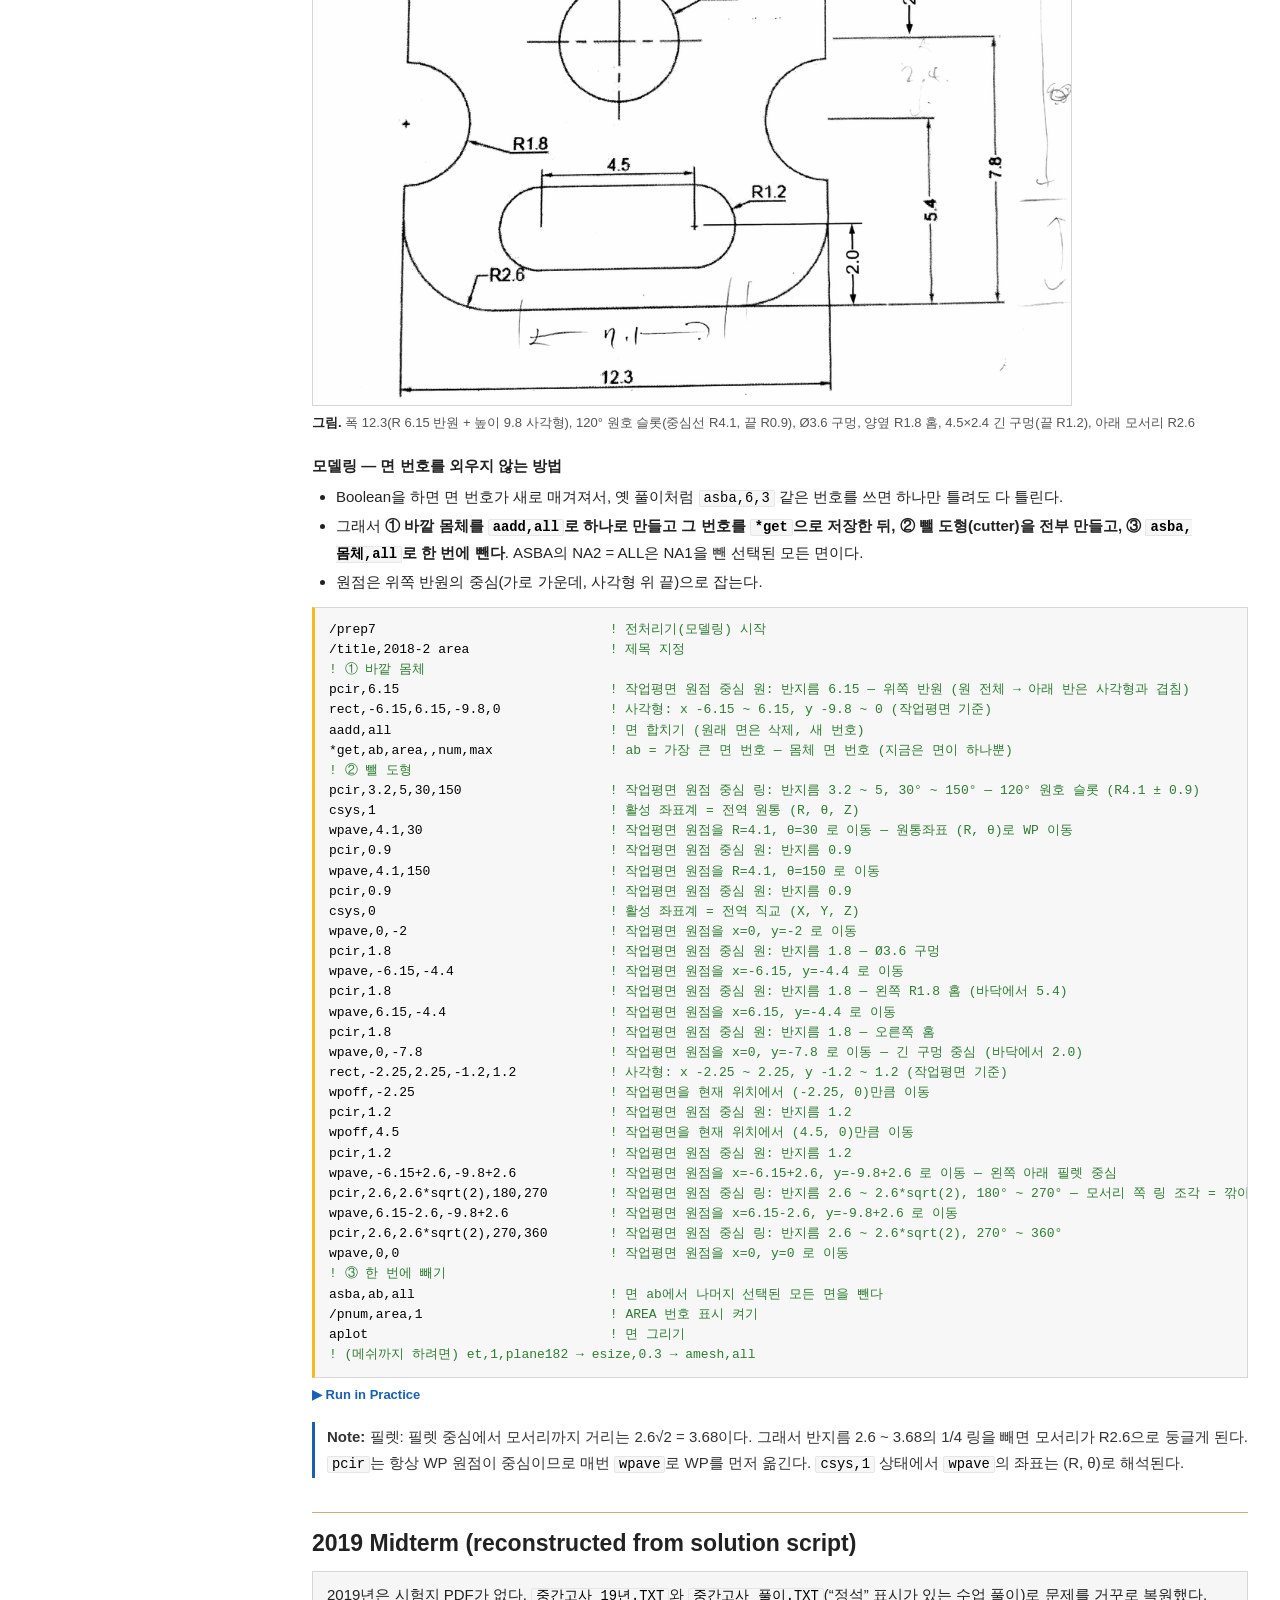
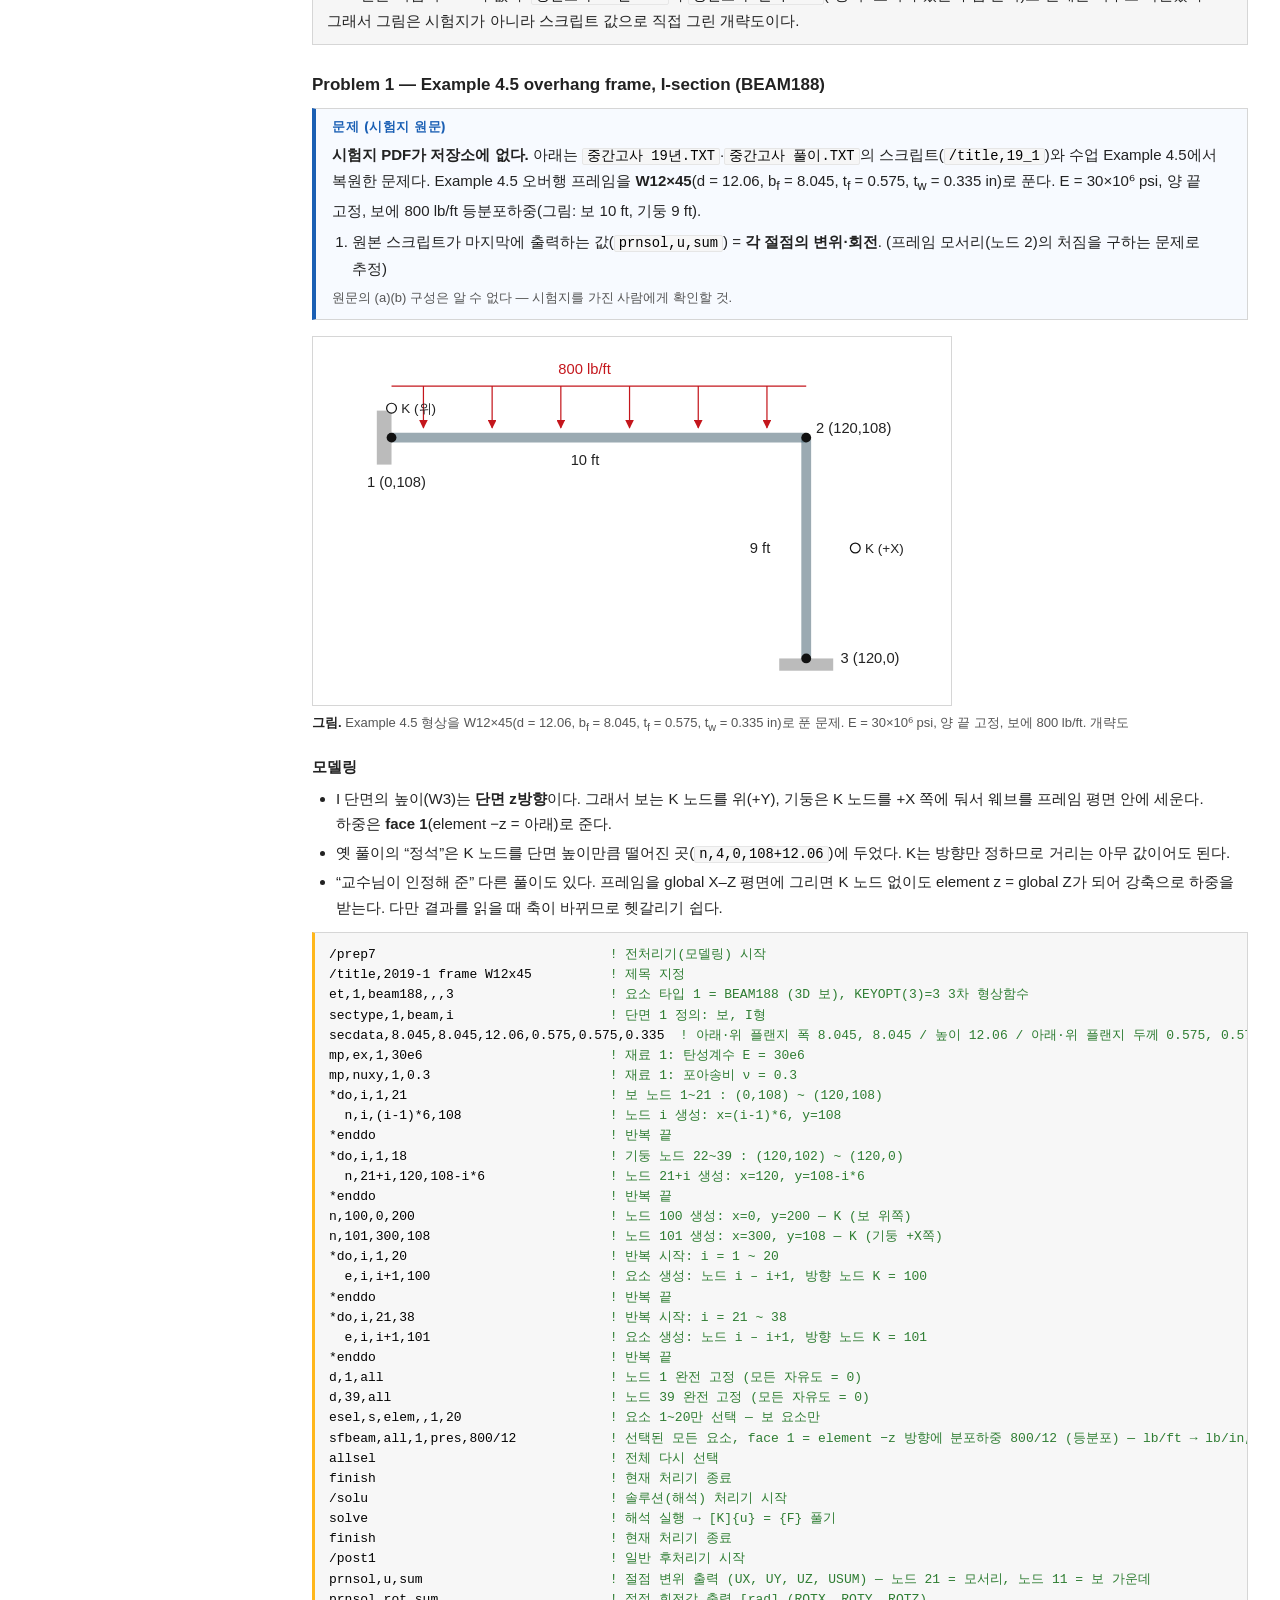
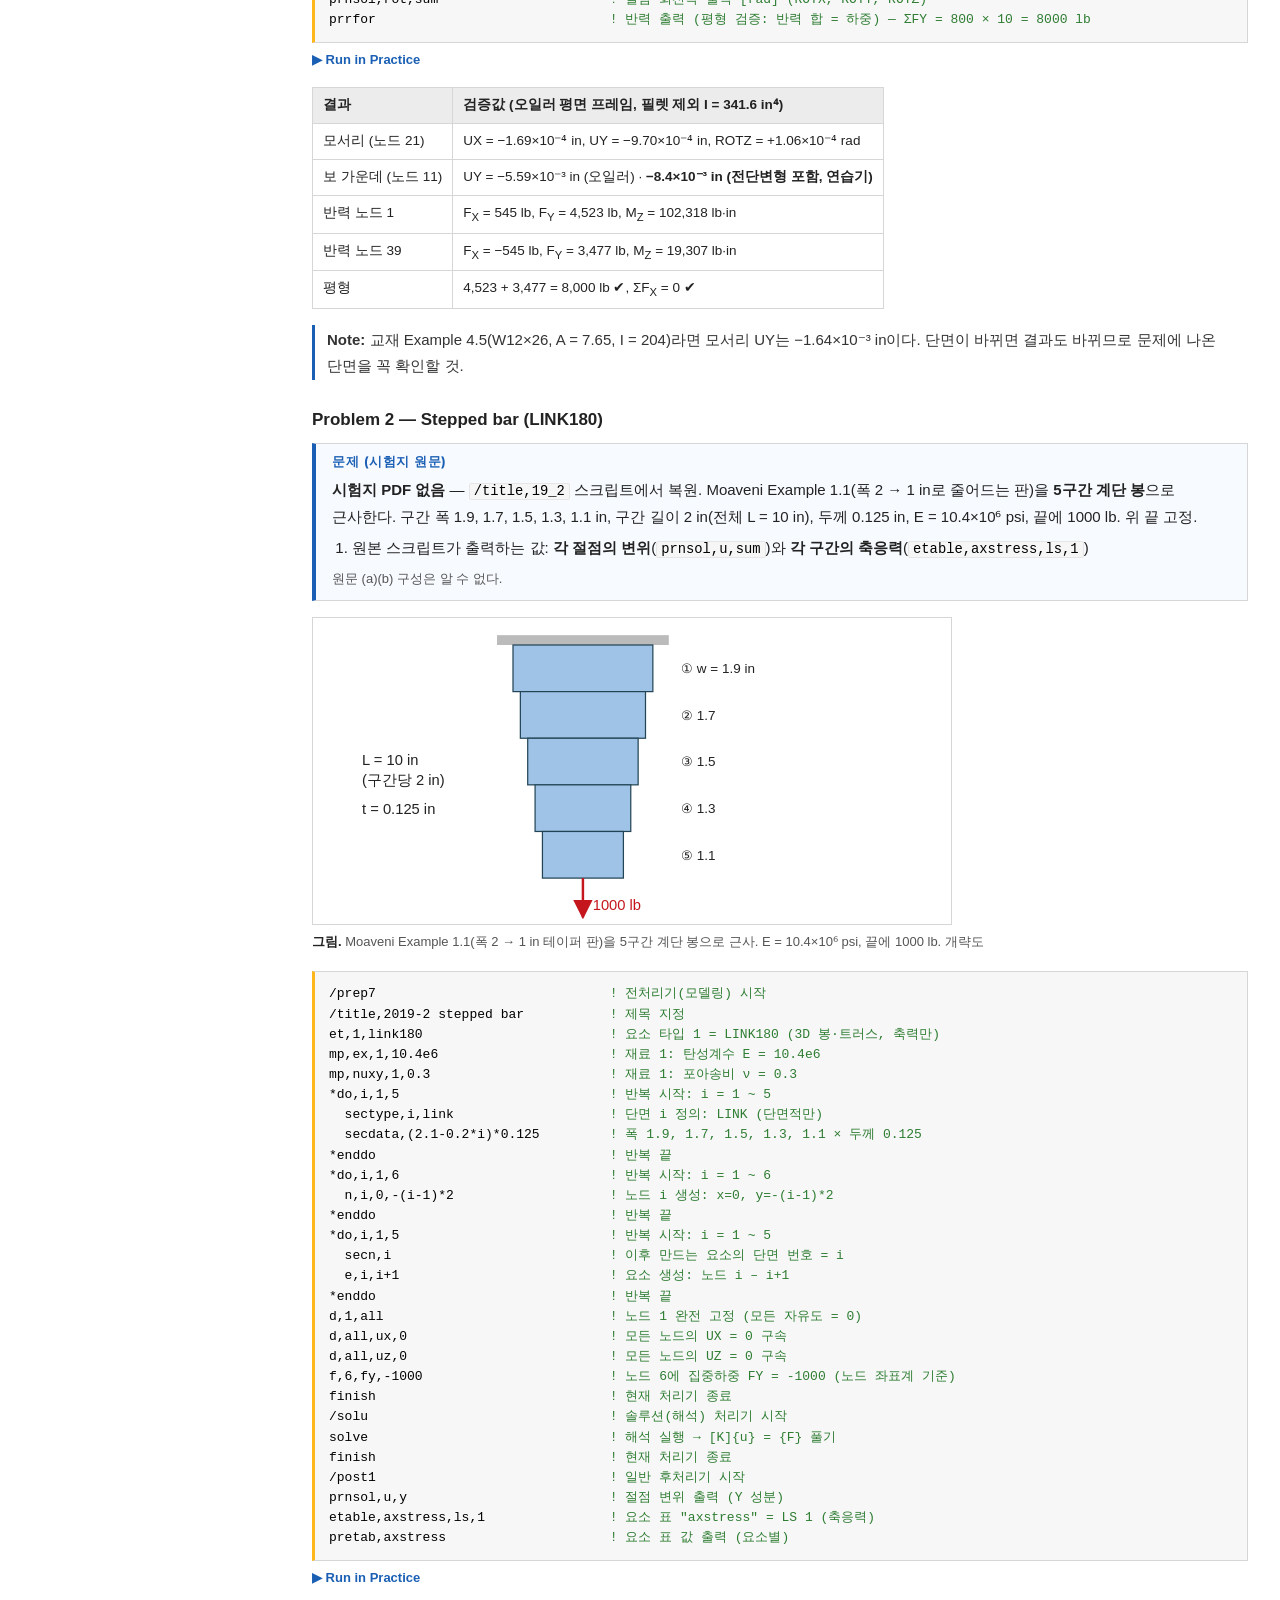
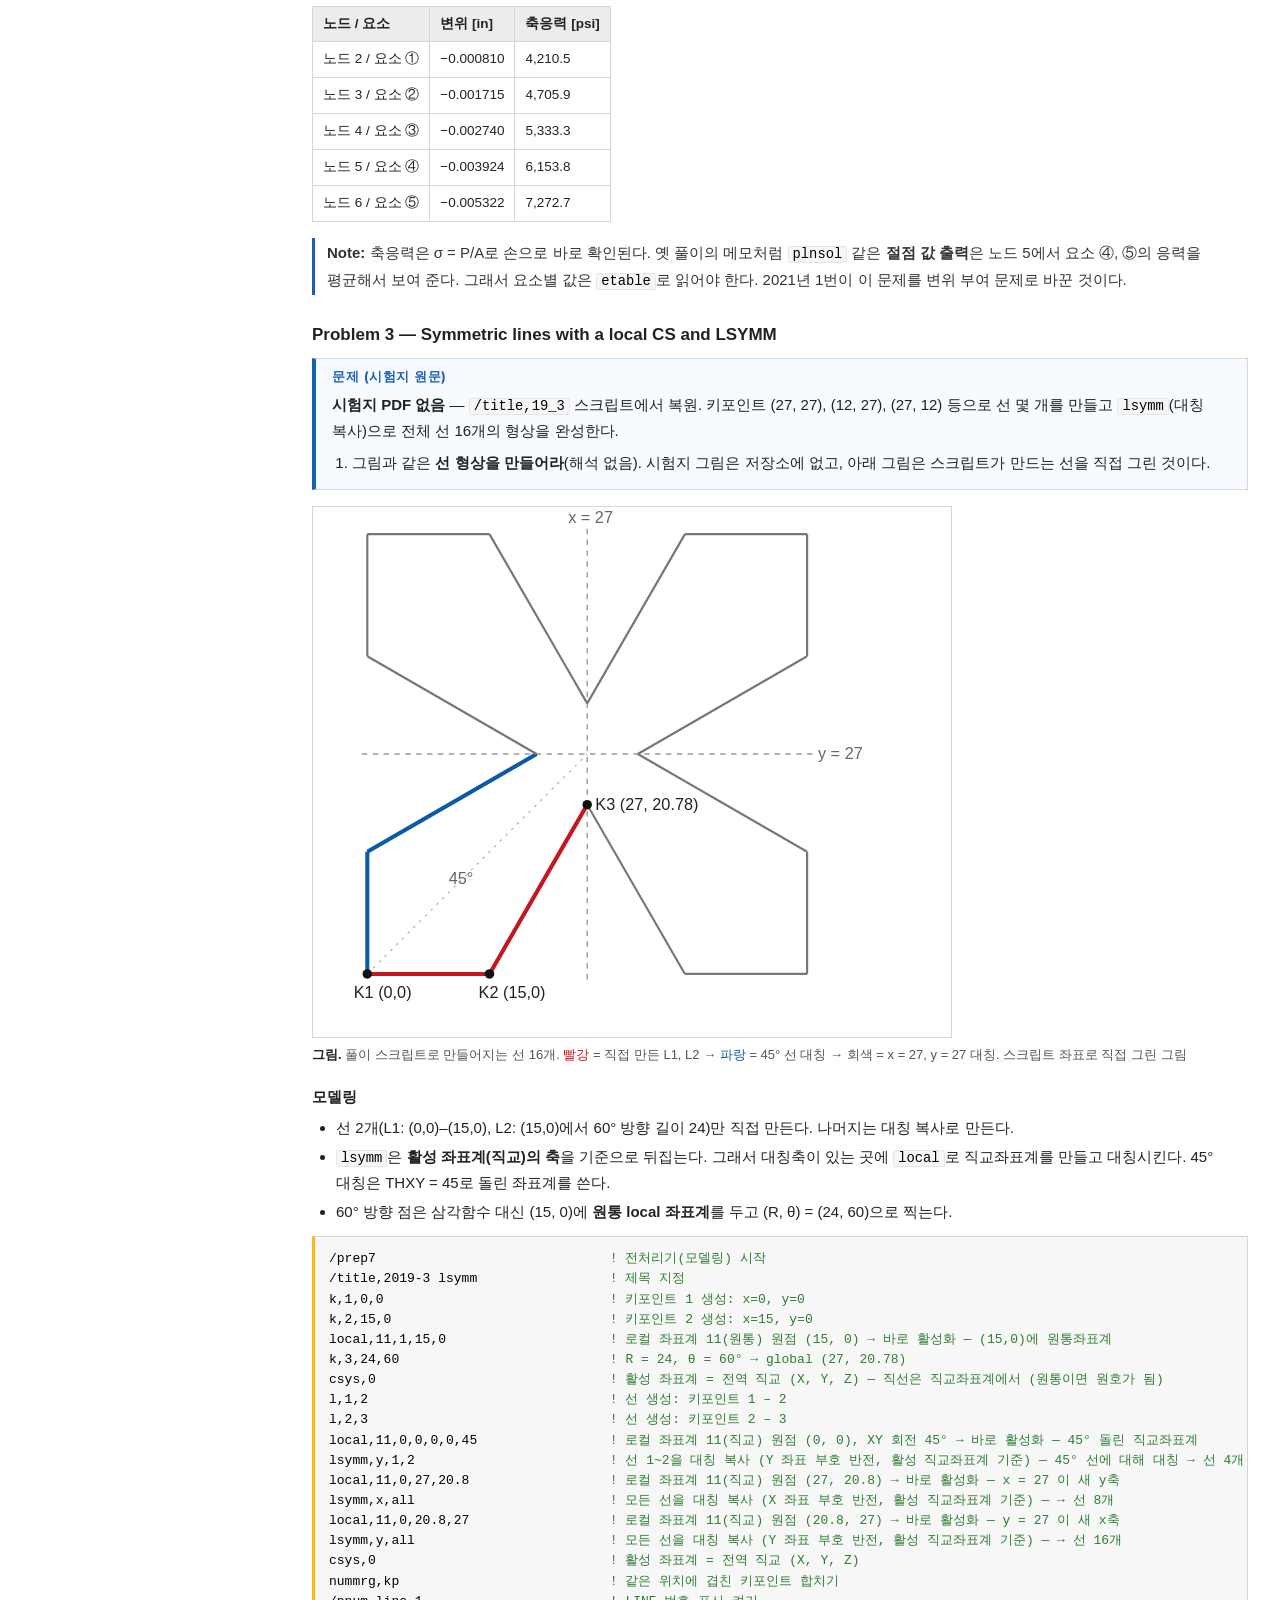
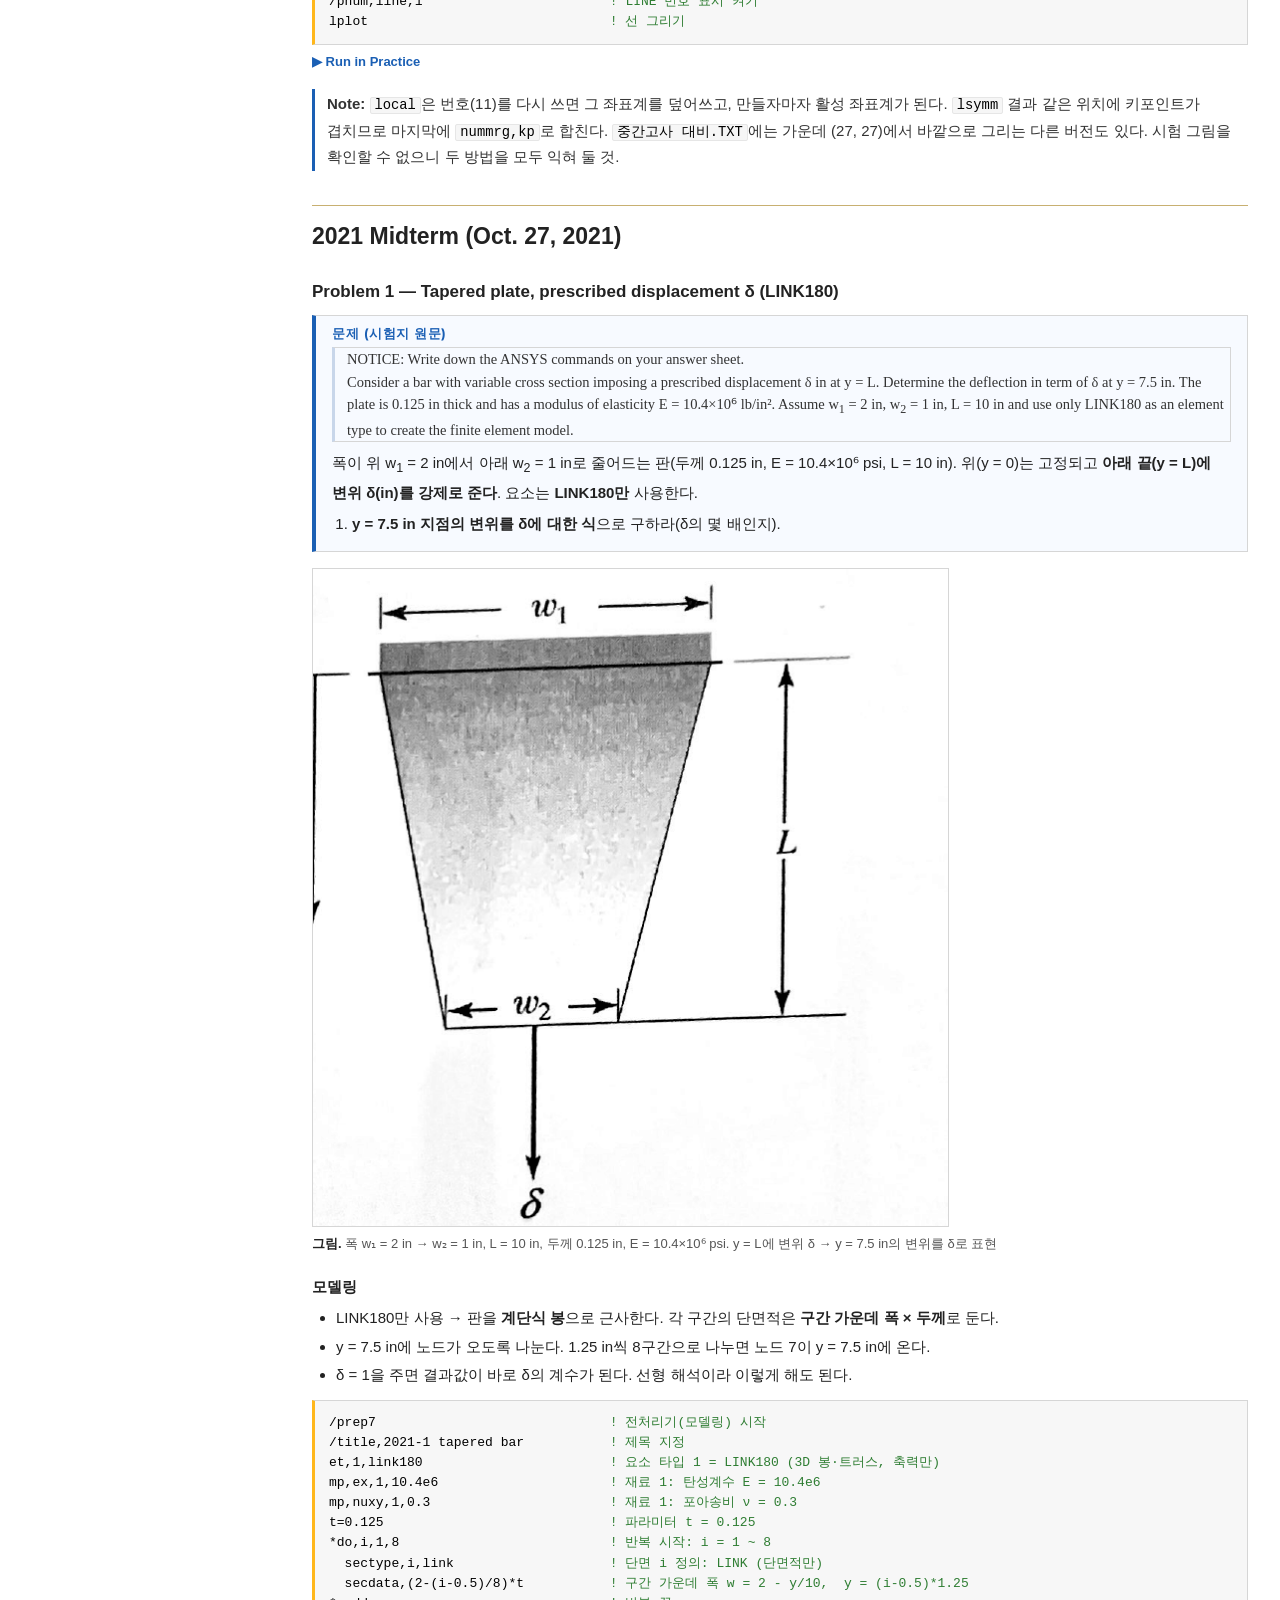
<file: exams.html>
<!doctype html>
<html lang="en">
<head>
<meta charset="utf-8">
<meta name="viewport" content="width=device-width, initial-scale=1">
<meta name="robots" content="noindex">
<title>Past Exams · ANSYS APDL</title>
<meta name="description" content="Midterm APDL solution scripts 2016-2025">
<link rel="preconnect" href="https://fonts.googleapis.com">
<link rel="preconnect" href="https://fonts.gstatic.com" crossorigin>
<link rel="stylesheet" href="https://fonts.googleapis.com/css2?family=Montserrat:wght@400;500;600;700;800&display=swap">
<link rel="stylesheet" href="style.css?v=20261019b">
</head>
<body>
<header class="hd">
  <a class="logo" href="apdl-home.html"><svg class="mk" viewBox="0 0 32 32" aria-hidden="true"><path d="M3 27 L13 5 h6 L29 27 h-6 l-7-15.5 L9 27z" fill="#ffb71b"/><path d="M11 21 h10 l2 4 H9z" fill="#fff"/></svg><span class="tx"><b>ANSYS APDL</b></span></a>
  <nav class="topnav" aria-label="Pages"><a href="apdl-home.html">Home</a><a href="trend.html">Analysis</a><a href="exams.html" aria-current="page">Past Exams</a><a href="textbook.html">Textbook</a><a href="ref.html">Reference</a><a href="apdl.html">Practice</a></nav>
</header>
<div class="sb">
  <button class="burger" type="button" id="burger" aria-label="Toggle contents"><span></span><span></span><span></span></button>
  <div class="crumbs"><a href="apdl-home.html">Mechanical APDL Midterm 2026</a><span class="sep">|</span><a href="exams.html">Past Exams</a><span class="sep">|</span><a href="#" id="printlink">PDF</a></div>
  <form class="search" id="search" role="search">
    <input type="search" id="q" placeholder="Search this page (e.g. sfbeam)" aria-label="Search this page">
    <button class="ic" type="submit" aria-label="Search"><svg width="20" height="20" viewBox="0 0 24 24" aria-hidden="true"><circle cx="10" cy="10" r="6.5" fill="none" stroke="currentColor" stroke-width="2.6"/><path d="M15 15 L21 21" stroke="currentColor" stroke-width="2.8" stroke-linecap="round"/></svg></button>
    <span class="pn"><a href="trend.html" title="Previous page" aria-label="Previous page">◀</a><a href="textbook.html" title="Next page" aria-label="Next page">▶</a></span>
  </form>
</div>
<div class="layout">
<aside class="side" id="side" aria-label="Contents">
  <div class="shd">Contents <span><button class="x" type="button" id="sbclose" aria-label="Close contents">✕</button></span></div>
  <button class="ec" type="button" id="ecall">expand/collapse all</button>
  <ul class="tree"><li class="closed"><div class="row"><button class="tw" type="button" aria-label="Expand">▶</button><a href="apdl-home.html">Home</a></div><ul><li class=""><div class="row"><span class="tw leaf">▶</span><a href="apdl-home.html#contents">Contents</a></div></li><li class=""><div class="row"><span class="tw leaf">▶</span><a href="apdl-home.html#matrix">Topics by Year</a></div></li><li class=""><div class="row"><span class="tw leaf">▶</span><a href="apdl-home.html#files">Source Files</a></div></li></ul></li><li class="closed"><div class="row"><button class="tw" type="button" aria-label="Expand">▶</button><a href="trend.html">Midterm Analysis</a></div><ul><li class=""><div class="row"><span class="tw leaf">▶</span><a href="trend.html#1-시험-형식">1. Exam Format</a></div></li><li class=""><div class="row"><span class="tw leaf">▶</span><a href="trend.html#2-연도별-출제-내용">2. Contents by Year</a></div></li><li class=""><div class="row"><span class="tw leaf">▶</span><a href="trend.html#3-경향-분석">3. Trend Analysis</a></div></li><li class=""><div class="row"><span class="tw leaf">▶</span><a href="trend.html#4-공부법">4. How to Study</a></div></li></ul></li><li class="cur"><div class="row"><button class="tw" type="button" aria-label="Expand">▼</button><a href="exams.html">Past Exams</a></div><ul><li class=""><div class="row"><button class="tw" type="button" aria-label="Expand">▼</button><a href="exams.html#y2016">2016 Midterm (Oct. 27, 2016)</a></div><ul><li><div class="row"><span class="tw leaf">▶</span><a href="exams.html#p2016-1">Problem 1 — Torsion of a two-step circular shaft (BEAM188, CSOLID)</a></div></li><li><div class="row"><span class="tw leaf">▶</span><a href="exams.html#p2016-2">Problem 2 — Fixed-fixed beam + center spring, minimum k (BEAM188 + LINK180)</a></div></li></ul></li><li class=""><div class="row"><button class="tw" type="button" aria-label="Expand">▼</button><a href="exams.html#y2018">2018 Midterm (Oct. 23, 2018)</a></div><ul><li><div class="row"><span class="tw leaf">▶</span><a href="exams.html#p2018-1">Problem 1 — W310×52 beam, roller → spring (BEAM188 + LINK180)</a></div></li><li><div class="row"><span class="tw leaf">▶</span><a href="exams.html#p2018-2">Problem 2 — Building a 2D area (Boolean)</a></div></li></ul></li><li class=""><div class="row"><button class="tw" type="button" aria-label="Expand">▼</button><a href="exams.html#y2019">2019 Midterm (reconstructed from solution script)</a></div><ul><li><div class="row"><span class="tw leaf">▶</span><a href="exams.html#p2019-1">Problem 1 — Example 4.5 overhang frame, I-section (BEAM188)</a></div></li><li><div class="row"><span class="tw leaf">▶</span><a href="exams.html#p2019-2">Problem 2 — Stepped bar (LINK180)</a></div></li><li><div class="row"><span class="tw leaf">▶</span><a href="exams.html#p2019-3">Problem 3 — Symmetric lines with a local CS and LSYMM</a></div></li></ul></li><li class=""><div class="row"><button class="tw" type="button" aria-label="Expand">▼</button><a href="exams.html#y2021">2021 Midterm (Oct. 27, 2021)</a></div><ul><li><div class="row"><span class="tw leaf">▶</span><a href="exams.html#p2021-1">Problem 1 — Tapered plate, prescribed displacement δ (LINK180)</a></div></li><li><div class="row"><span class="tw leaf">▶</span><a href="exams.html#p2021-2">Problem 2 — Two-material overhang frame, C-channel, triangular load (BEAM188)</a></div></li></ul></li><li class=""><div class="row"><button class="tw" type="button" aria-label="Expand">▼</button><a href="exams.html#y2023">2023 Midterm (Oct. 24, 2023)</a></div><ul><li><div class="row"><span class="tw leaf">▶</span><a href="exams.html#p2023-1">Problem 1 — Fixed-fixed composite axial bar (LINK180)</a></div></li><li><div class="row"><span class="tw leaf">▶</span><a href="exams.html#p2023-2">Problem 2 — C310×45 beam, triangular load, roller → spring (BEAM188 + LINK180)</a></div></li></ul></li><li class=""><div class="row"><button class="tw" type="button" aria-label="Expand">▼</button><a href="exams.html#y2025">2025 Midterm (Oct. 21, 2025)</a></div><ul><li><div class="row"><span class="tw leaf">▶</span><a href="exams.html#p2025-1">Problem 1 — Local cylindrical CS + NGEN + EGEN (PLANE182)</a></div></li><li><div class="row"><span class="tw leaf">▶</span><a href="exams.html#p2025-2">Problem 2 — Balcony truss, inclined load without trig (NROTAT / NMODIF)</a></div></li><li><div class="row"><span class="tw leaf">▶</span><a href="exams.html#p2025-3">Problem 3 — W8×67 + C9×20 L-shaped beam, SECOFFSET, torsion (BEAM188)</a></div></li></ul></li></ul></li><li class="closed"><div class="row"><button class="tw" type="button" aria-label="Expand">▶</button><a href="textbook.html">Textbook Examples</a></div><ul><li class="closed"><div class="row"><button class="tw" type="button" aria-label="Expand">▼</button><a href="textbook.html#ch1">Chapter 1 — Direct Formulation</a></div><ul><li><div class="row"><span class="tw leaf">▶</span><a href="textbook.html#ex1-1">Example 1.1 — Tapered bar</a></div></li><li><div class="row"><span class="tw leaf">▶</span><a href="textbook.html#ex1-3">Example 1.3 — Torsion of a two-material circular shaft (= 2016-1)</a></div></li><li><div class="row"><span class="tw leaf">▶</span><a href="textbook.html#ex1-4">Example 1.4 — Plate with a hole (parallel springs)</a></div></li></ul></li><li class="closed"><div class="row"><button class="tw" type="button" aria-label="Expand">▼</button><a href="textbook.html#ch3">Chapter 3 — Trusses (LINK180)</a></div><ul><li><div class="row"><span class="tw leaf">▶</span><a href="textbook.html#ex3-1">Example 3.1 — Balcony truss</a></div></li><li><div class="row"><span class="tw leaf">▶</span><a href="textbook.html#ex3-2">Example 3.2 — 3D truss</a></div></li><li><div class="row"><span class="tw leaf">▶</span><a href="textbook.html#p3-3">Problem 3.3 — Two members at 60°</a></div></li><li><div class="row"><span class="tw leaf">▶</span><a href="textbook.html#p3-4">Problem 3.4 — 1.25 m truss, 15° inclined load</a></div></li><li><div class="row"><span class="tw leaf">▶</span><a href="textbook.html#p3-5">Problem 3.5 — 1.5 m × 1 m truss</a></div></li><li><div class="row"><span class="tw leaf">▶</span><a href="textbook.html#p3-6">Problem 3.6 — 8 ft equilateral truss</a></div></li><li><div class="row"><span class="tw leaf">▶</span><a href="textbook.html#p3-8">Problem 3.8 — 3D tripod</a></div></li></ul></li><li class="closed"><div class="row"><button class="tw" type="button" aria-label="Expand">▼</button><a href="textbook.html#ch4">Chapter 4 — Axial Members, Beams, Frames (LINK180 / BEAM188)</a></div><ul><li><div class="row"><span class="tw leaf">▶</span><a href="textbook.html#ex4-2">Example 4.2 — Four-story building column (incl. Example 4.1)</a></div></li><li><div class="row"><span class="tw leaf">▶</span><a href="textbook.html#ex4-3">Example 4.3 — W18×35 cantilever balcony beam</a></div></li><li><div class="row"><span class="tw leaf">▶</span><a href="textbook.html#ex4-4">Example 4.4 — W310×52 beam + roller (= 2018-1)</a></div></li><li><div class="row"><span class="tw leaf">▶</span><a href="textbook.html#ex4-5">Example 4.5 — Overhang frame</a></div></li><li><div class="row"><span class="tw leaf">▶</span><a href="textbook.html#p4-1">Problem 4.1 — Fixed-fixed stepped bar</a></div></li><li><div class="row"><span class="tw leaf">▶</span><a href="textbook.html#p4-3">Problem 4.3 — Three-segment bar, two loads</a></div></li><li><div class="row"><span class="tw leaf">▶</span><a href="textbook.html#p4-9">Problem 4.9 — Ramp frame (square tube)</a></div></li><li><div class="row"><span class="tw leaf">▶</span><a href="textbook.html#p4-21">Problem 4.21 — W18×35 simply supported beam</a></div></li></ul></li></ul></li><li class="closed"><div class="row"><button class="tw" type="button" aria-label="Expand">▶</button><a href="ref.html">Command Reference</a></div><ul><li class=""><div class="row"><span class="tw leaf">▶</span><a href="ref.html#0-기본-틀-모든-문제-공통">0. Basic Template</a></div></li><li class=""><div class="row"><span class="tw leaf">▶</span><a href="ref.html#1-요소-요약">1. Elements</a></div></li><li class=""><div class="row"><span class="tw leaf">▶</span><a href="ref.html#2-단면-sectype-secdata">2. Sections (SECTYPE / SECDATA)</a></div></li><li class=""><div class="row"><span class="tw leaf">▶</span><a href="ref.html#3-beam188-방향-가장-많이-헷갈림">3. BEAM188 Orientation — K Node</a></div></li><li class=""><div class="row"><span class="tw leaf">▶</span><a href="ref.html#4-sfbeam-보-분포하중">4. SFBEAM (Beam Surface Loads)</a></div></li><li class=""><div class="row"><span class="tw leaf">▶</span><a href="ref.html#5-형상-만들기-solid-modeling">5. Solid Modeling</a></div></li><li class=""><div class="row"><span class="tw leaf">▶</span><a href="ref.html#6-메쉬">6. Meshing</a></div></li><li class=""><div class="row"><span class="tw leaf">▶</span><a href="ref.html#7-노드-요소-직접-생성-direct-generation">7. Direct Generation</a></div></li><li class=""><div class="row"><span class="tw leaf">▶</span><a href="ref.html#8-경계조건-하중">8. Boundary Conditions · Loads</a></div></li><li class=""><div class="row"><span class="tw leaf">▶</span><a href="ref.html#9-후처리">9. Postprocessing</a></div></li><li class=""><div class="row"><span class="tw leaf">▶</span><a href="ref.html#10-apdl-파라미터-함수">10. APDL Parameters / Functions</a></div></li><li class=""><div class="row"><span class="tw leaf">▶</span><a href="ref.html#11-확인-선택-삭제-ansys-help">11. Check · Select · Delete (ANSYS Help)</a></div></li><li class=""><div class="row"><span class="tw leaf">▶</span><a href="ref.html#12-beam188-keyopt-ansys-help">12. Element KEYOPT (ANSYS Help)</a></div></li></ul></li><li class="closed"><div class="row"><button class="tw" type="button" aria-label="Expand">▶</button><a href="apdl.html">APDL Practice</a></div><ul><li class=""><div class="row"><span class="tw leaf">▶</span><a href="apdl.html#howto">How to Use</a></div></li><li class=""><div class="row"><span class="tw leaf">▶</span><a href="apdl.html#support">Supported Commands (midterm scope)</a></div></li></ul></li></ul>
</aside>
<main class="content">
  <div class="ctop"><a href="exams.html">Past Exams |</a><button class="pr" type="button" id="printbtn">Print page</button></div>
<h1 id="top">Past Exams (2016 · 2018 · 2019 · 2021 · 2023 · 2025)</h1>
<p class="cmd-desc">6개년 중간고사 전 문제를(2019년은 풀이 스크립트로 복원) 최신 요소(LINK180 / BEAM188 / PLANE182)로 푼 APDL 스크립트이다. 수업 방식대로 <b>실상수(<code>r</code>)는 쓰지 않고 <code>sectype</code> / <code>secdata</code>로만</b> 단면을 넣었다.
문제마다 <b>모델링 방법 → 스크립트 → 검증값 → 주의할 점</b> 순서로 정리함.</p>

<div class="note">
<p><b>검증값</b>은 ANSYS가 아니라 별도로 직접 계산한 값이다.
트러스·봉은 같은 강성행렬 계산이라 ANSYS와 거의 같아야 한다.
보·프레임은 오일러 보 이론으로 계산해서, 전단변형까지 넣는 BEAM188(Timoshenko 보)과 소수점 아래 몇 %쯤 차이가 날 수 있다.
<code>!확인</code> 표시는 시험지 그림이 흐려서 추정한 값이다. 시험 전에 반드시 직접 돌려 볼 것.</p>
<p>각 스크립트 아래 <b>▶ 연습기에서 실행해 보기</b>를 누르면 <a href="apdl.html">APDL 연습기</a>에서 바로 돌려 볼 수 있다. 연습기는 BEAM188처럼 <b>전단변형을 포함</b>해서 계산하므로, 짧고 깊은 보(예: 2019-1 보 가운데)에서는 오일러 검증값보다 처짐이 더 크게 나온다. 실제 ANSYS 값은 연습기 쪽에 더 가깝다.</p>
</div>

<!-- ======================= 2016 ======================= -->
<h2 id="y2016">2016 Midterm (Oct. 27, 2016)</h2>

<h3 id="p2016-1">Problem 1 — Torsion of a two-step circular shaft (BEAM188, CSOLID)</h3>
<div class="prob"><div class="pt">문제 (시험지 원문)</div><blockquote class="en" lang="en">NOTICE: Write down the ANSYS commands on your answer sheet.<br>Consider a shaft that is made of two parts as shown in below figure. Part AB is made of material with a shear modulus of elasticity of G<sub>AB</sub> = 3.9×10⁶ lb/in² and has a diameter of 1.5 in. Segment BC is made of slightly different material with a shear modulus of elasticity of G<sub>BC</sub> = 4.0×10⁶ lb/in² and with a diameter of 1 in. The shaft is fixed at both ends. A torque of 200 lb·ft is applied at D. Assume that the elastic modulus of the material is E = 10.4×10⁶ lb/in² throughout the shaft.<br>(a) Determine the angle of twist at D and B.<br>(b) Obtain the torsional reactions at the boundaries.</blockquote><p class="ko">두 부분으로 된 축. AB는 G = 3.9×10⁶ psi, 지름 1.5 in, BC는 G = 4.0×10⁶ psi, 지름 1 in. 양 끝이 고정되어 있고 D에 200 lb·ft의 토크가 작용한다. 축 전체의 탄성계수는 E = 10.4×10⁶ psi로 가정한다. <b>(그림: A–D 2.5 ft, D–B 1 ft, B–C 2 ft)</b></p><ol class="parts"><li><b>D점과 B점의 비틀림각</b>을 구하라.</li><li><b>양 끝(A, C)의 반력 토크</b>를 구하라.</li></ol><p class="pn"><b>ANSYS 명령어를 답안지에 쓸 것.</b></p></div>
<figure class="fig"><img src="img/exam/2016-1.png" alt="2016년 1번 그림: 양 끝이 고정된 지름 1.5 in와 1 in의 2단 축, D점에 200 lb·ft 토크" loading="lazy" width="1000" height="390"><figcaption>AB: G = 3.9×10⁶ psi, d = 1.5 in · BC: G = 4.0×10⁶ psi, d = 1 in · E = 10.4×10⁶ psi. 양단 고정, D점 T = 200 lb·ft. (a) D, B 비틀림각 (b) 양 끝 반력 토크</figcaption></figure>
<p class="sub">모델링</p>
<ul>
<li>단면: <code>sectype,,beam,csolid</code>. <code>secdata</code>에는 <b>반지름</b>을 넣는다 (지름이 아님).</li>
<li>G가 따로 주어졌다. <code>mp,nuxy</code>를 <b>ν = E/(2G) − 1</b>로 넣으면 ANSYS가 계산하는 G가 주어진 값과 정확히 같아진다. 그래서 AB는 ν = 0.3333, BC는 ν = 0.3이다. <code>mp,gxy</code>로 G를 직접 넣어도 된다.</li>
<li>토크 200 lb·ft = 2400 lb·in. 축이 global X 방향이므로 <code>f,node,mx</code>, 결과는 ROTX로 읽는다.</li>
</ul>
<pre><code>/prep7                              <span class="c">! 전처리기(모델링) 시작</span>
/title,2016-1 torsion shaft         <span class="c">! 제목 지정</span>
et,1,beam188,,,3                    <span class="c">! 요소 타입 1 = BEAM188 (3D 보), KEYOPT(3)=3 3차 형상함수</span>
sectype,1,beam,csolid               <span class="c">! 단면 1 정의: 보, 꽉 찬 원형</span>
secdata,1.5/2                       <span class="c">! 반지름 R = 1.5/2 — 반지름 0.75 in</span>
sectype,2,beam,csolid               <span class="c">! 단면 2 정의: 보, 꽉 찬 원형</span>
secdata,1/2                         <span class="c">! 반지름 R = 1/2 — 반지름 0.5 in</span>
mp,ex,1,10.4e6                      <span class="c">! 재료 1: 탄성계수 E = 10.4e6</span>
mp,nuxy,1,10.4/(2*3.9)-1            <span class="c">! 재료 1: 포아송비 ν = 10.4/(2*3.9)-1 — → G = 3.9e6</span>
mp,ex,2,10.4e6                      <span class="c">! 재료 2: 탄성계수 E = 10.4e6</span>
mp,nuxy,2,10.4/(2*4.0)-1            <span class="c">! 재료 2: 포아송비 ν = 10.4/(2*4.0)-1 — → G = 4.0e6</span>
n,1,0                               <span class="c">! 노드 1 생성: x=0 — A</span>
n,2,2.5*12                          <span class="c">! 노드 2 생성: x=2.5*12 — D</span>
n,3,3.5*12                          <span class="c">! 노드 3 생성: x=3.5*12 — B</span>
n,4,5.5*12                          <span class="c">! 노드 4 생성: x=5.5*12 — C</span>
mat,1                               <span class="c">! 이후 만드는 요소의 재료 번호 = 1</span>
secn,1                              <span class="c">! 이후 만드는 요소의 단면 번호 = 1</span>
e,1,2                               <span class="c">! 요소 생성: 노드 1 – 2</span>
e,2,3                               <span class="c">! 요소 생성: 노드 2 – 3</span>
mat,2                               <span class="c">! 이후 만드는 요소의 재료 번호 = 2</span>
secn,2                              <span class="c">! 이후 만드는 요소의 단면 번호 = 2</span>
e,3,4                               <span class="c">! 요소 생성: 노드 3 – 4</span>
d,1,all                             <span class="c">! 노드 1 완전 고정 (모든 자유도 = 0)</span>
d,4,all                             <span class="c">! 노드 4 완전 고정 (모든 자유도 = 0)</span>
f,2,mx,200*12                       <span class="c">! 노드 2에 집중하중 MX = 200*12 (노드 좌표계 기준)</span>
finish                              <span class="c">! 현재 처리기 종료</span>
/solu                               <span class="c">! 솔루션(해석) 처리기 시작</span>
solve                               <span class="c">! 해석 실행 → [K]{u} = {F} 풀기</span>
finish                              <span class="c">! 현재 처리기 종료</span>
/post1                              <span class="c">! 일반 후처리기 시작</span>
prnsol,rot,sum                      <span class="c">! 절점 회전각 출력 [rad] (ROTX, ROTY, ROTZ) — (a) 노드 2(D), 3(B)의 ROTX</span>
prrfor                              <span class="c">! 반력 출력 (평형 검증: 반력 합 = 하중) — (b) 노드 1, 4의 MX</span></code></pre>
<p class="runlink"><a href="apdl.html#code=[base64]">▶ Run in Practice</a></p>
<table class="res"><tr><th>결과</th><th>검증값 (해석해)</th></tr>
<tr><td>(a) D점 비틀림각</td><td><b>0.0302 rad</b> (1.73°)</td></tr>
<tr><td>(a) B점 비틀림각</td><td><b>0.0274 rad</b> (1.57°)</td></tr>
<tr><td>(b) A점 반력 토크</td><td>1951 lb·in (162.6 lb·ft)</td></tr>
<tr><td>(b) C점 반력 토크</td><td>449 lb·in (37.4 lb·ft)</td></tr></table>
<p class="tip">해석해: 각 구간의 비틀림 강성은 k = GJ/L이다. J = πd⁴/32이고, AD 구간 k = 64,611, DB 구간 161,529, BC 구간 16,362 lb·in/rad다. D점에서 왼쪽(AD)과 오른쪽(DB와 BC를 직렬)이 병렬로 토크를 나눠 받는다. 반력 합은 1951 + 449 = 2400 lb·in으로 가한 토크와 같다. CSOLID 단면은 원을 셀로 나눠 근사하므로 ANSYS 값이 해석해와 조금 다를 수 있다. 그때는 원주 분할 수 N을 늘린다(<code>secdata,0.75,16</code>).</p>

<h3 id="p2016-2">Problem 2 — Fixed-fixed beam + center spring, minimum k (BEAM188 + LINK180)</h3>
<div class="prob"><div class="pt">문제 (시험지 원문)</div><blockquote class="en" lang="en">NOTICE: Write down the ANSYS commands on your answer sheet.<br>Consider a beam with a linear elastic spring attached to the middle of the beam, as shown in below figure. What is the minimum value of the spring constant k needed to ensure the nodal displacement that is 0.15 m or less at position P of the beam? The beam is made of steel (E = 210 GPa) and A = 1×10⁻² m², I = 2×10⁻⁴ m⁴ throughout the beam. Use element type of LINK1 to model the steel spring which has a spring constant k.</blockquote><p class="ko">가운데에 선형 탄성 스프링이 붙은 보. 보는 강철(E = 210 GPa), 전 구간 A = 1×10⁻² m², I = 2×10⁻⁴ m⁴. 보 전체에 1 kN/m 등분포하중. <b>(그림: 양 끝 고정, 왼쪽·오른쪽 각 20 m, 가운데 P점 아래에 길이 10 m 스프링)</b></p><ol class="parts"><li><b>P점의 변위가 0.15 m 이하</b>가 되게 하는 <b>스프링 상수 k의 최솟값</b>을 구하라. 스프링은 <b>LINK1</b> 요소로 모델링한다.</li></ol><p class="pn">시험지는 LINK1을 지정했다. 이 사이트의 풀이는 최신 요소인 LINK180 + <code>sectype,,link</code>로 같은 스프링 k = EA/L을 만든다.</p></div>
<figure class="fig"><img src="img/exam/2016-2.png" alt="2016년 2번 그림: 양 끝 고정된 40 m 보에 1 kN/m 등분포하중, 가운데 P점에 길이 10 m 스프링" loading="lazy" width="1000" height="435"><figcaption>E = 210 GPa, A = 1×10⁻² m², I = 2×10⁻⁴ m⁴, 1 kN/m, 스프링 길이 10 m. P점 변위 ≤ 0.15 m 가 되는 최소 k (스프링은 LINK로)</figcaption></figure>
<p class="sub">모델링</p>
<ul>
<li>A와 I만 주어졌으므로 <b><code>sectype,,beam,asec</code></b>를 쓴다. 순서는 A, Iyy, Iyz, Izz, Iw, J다. K 노드가 없으면 하중 방향이 element −y이므로 <b>Izz = 2e-4</b>로 넣고, 하중은 <b>face 2</b>로 준다. J는 주어지지 않았지만 0이면 강성행렬이 특이해지므로 아무 양수나 넣는다(결과와 무관).</li>
<li>스프링: LINK180, <code>sectype,,link</code>, 단면적 <b>A = kL/E</b>.</li>
<li>최소 k는 중첩법으로 구한다: 스프링 없이 δ₀ = wL⁴/384EI, 가운데 단위하중 유연도 f = L³/192EI, k = (δ₀/0.15 − 1)/f.</li>
</ul>
<pre><code>/prep7                              <span class="c">! 전처리기(모델링) 시작</span>
/title,2016-2 beam + spring         <span class="c">! 제목 지정</span>
et,1,beam188,,,3                    <span class="c">! 요소 타입 1 = BEAM188 (3D 보), KEYOPT(3)=3 3차 형상함수</span>
sectype,1,beam,asec                 <span class="c">! 단면 1 정의: 보, 임의 단면(성질 직접 입력)</span>
secdata,1e-2,2e-4,0,2e-4,0,1e-4     <span class="c">! A, Iyy, Iyz, Izz, Iw, J 순서로 단면 성질 직접 입력 — A, Iyy, Iyz, Izz, Iw, J(임의 양수)</span>
mp,ex,1,210e9                       <span class="c">! 재료 1: 탄성계수 E = 210e9</span>
mp,nuxy,1,0.3                       <span class="c">! 재료 1: 포아송비 ν = 0.3</span>
et,2,link180                        <span class="c">! 요소 타입 2 = LINK180 (3D 봉·트러스, 축력만)</span>
kmin=7333.4                         <span class="c">! 파라미터 kmin = 7333.4 — 중첩법으로 구한 값 (아래)</span>
sectype,2,link                      <span class="c">! 단면 2 정의: LINK (단면적만)</span>
secdata,kmin*10/210e9               <span class="c">! 단면적 A = kmin*10/210e9 — A = kL/E = 3.49e-7 m²</span>
*do,i,1,21                          <span class="c">! 반복 시작: i = 1 ~ 21 — 2 m 간격, 노드 11 = P (x = 20 m)</span>
  n,i,(i-1)*2                       <span class="c">! 노드 i 생성: x=(i-1)*2</span>
*enddo                              <span class="c">! 반복 끝</span>
n,22,20,-10                         <span class="c">! 노드 22 생성: x=20, y=-10 — 스프링 바닥</span>
type,1                              <span class="c">! 이후 만드는 요소의 요소 타입 번호 = 1</span>
mat,1                               <span class="c">! 이후 만드는 요소의 재료 번호 = 1</span>
secn,1                              <span class="c">! 이후 만드는 요소의 단면 번호 = 1</span>
*do,i,1,20                          <span class="c">! 반복 시작: i = 1 ~ 20</span>
  e,i,i+1                           <span class="c">! 요소 생성: 노드 i – i+1</span>
*enddo                              <span class="c">! 반복 끝</span>
type,2                              <span class="c">! 이후 만드는 요소의 요소 타입 번호 = 2</span>
mat,1                               <span class="c">! 이후 만드는 요소의 재료 번호 = 1</span>
secn,2                              <span class="c">! 이후 만드는 요소의 단면 번호 = 2</span>
e,11,22                             <span class="c">! 요소 생성: 노드 11 – 22</span>
d,1,all                             <span class="c">! 노드 1 완전 고정 (모든 자유도 = 0)</span>
d,21,all                            <span class="c">! 노드 21 완전 고정 (모든 자유도 = 0)</span>
d,22,all                            <span class="c">! 노드 22 완전 고정 (모든 자유도 = 0)</span>
esel,s,type,,1                      <span class="c">! 요소 타입 1인 요소만 선택 — 보 요소만 선택</span>
sfbeam,all,2,pres,1000              <span class="c">! face 2 = element −y = 아래, 1 kN/m</span>
allsel                              <span class="c">! 전체 다시 선택</span>
finish                              <span class="c">! 현재 처리기 종료</span>
/solu                               <span class="c">! 솔루션(해석) 처리기 시작</span>
solve                               <span class="c">! 해석 실행 → [K]{u} = {F} 풀기</span>
finish                              <span class="c">! 현재 처리기 종료</span>
/post1                              <span class="c">! 일반 후처리기 시작</span>
prnsol,u,y                          <span class="c">! 절점 변위 출력 (Y 성분) — 노드 11 UY ≈ −0.150 m</span></code></pre>
<p class="runlink"><a href="apdl.html#code=[base64]">▶ Run in Practice</a></p>
<table class="res"><tr><th>결과</th><th>검증값</th></tr>
<tr><td>스프링 없을 때 P점 변위 δ₀</td><td>wL⁴/384EI = <b>0.1587 m</b> (> 0.15라서 스프링이 필요)</td></tr>
<tr><td>P점 유연도 f</td><td>L³/192EI = 7.94×10⁻⁶ m/N</td></tr>
<tr><td>최소 k</td><td>(0.1587/0.15 − 1)/f = <b>7.33×10³ N/m</b></td></tr>
<tr><td>LINK180 단면적</td><td>A = kL/E = 7333×10/210×10⁹ = <b>3.49×10⁻⁷ m²</b></td></tr></table>
<p class="tip">옛 풀이(<code>중간고사 16년.txt</code>)의 LINK1 실상수 <code>r,2,0.0000004</code>(4×10⁻⁷)는 이 값을 반올림한 것이다. 최신 방식에서는 <code>sectype,,link</code> + <code>secdata</code>로 쓴다.</p>

<!-- ======================= 2018 ======================= -->
<h2 id="y2018">2018 Midterm (Oct. 23, 2018)</h2>

<h3 id="p2018-1">Problem 1 — W310×52 beam, roller → spring (BEAM188 + LINK180)</h3>
<div class="prob"><div class="pt">문제 (시험지 원문)</div><blockquote class="en" lang="en">NOTICE: Write down the ANSYS commands on your answer sheet.<br>A beam in below figure, whose cross-section is a wide-flange W310 × 52, is made of steel (E = 200 GPa) and supplied from Nucor-Yamato Steel Company. When the beam is subjected to a uniformly distributed load of 25,000 N/m,<br>(a) Determine the vertical displacement and rotation at x = 7.5 m and the rotation at x = 5 m.<br>(b) Check for the validity of FEA results using the static equilibrium conditions.<br>(c) When a linear elastic spring instead of the fixed B.C is attached at x = 5 m, as shown in below figure. What is the minimum value of the spring constant k needed to ensure the nodal displacement that is 15 mm or less at free end of the beam? Use element type of LINK1 to model the steel spring.</blockquote><p class="ko">W310×52 형강 보(강철 E = 200 GPa, Nucor-Yamato 강재표 제공)에 25,000 N/m 등분포하중. <b>(그림: x = 0에서 고정, x = 5 m에 롤러, 끝(x = 7.5 m)까지 2.5 m 돌출. (c)에서는 롤러 대신 x = 5 m에 길이 3 m 스프링)</b> 2쪽에 W310 강재표가 주어진다(W310×52: A = 6,650 mm², d = 317, b<sub>f</sub> = 167, t<sub>f</sub> = 13.2, t<sub>w</sub> = 7.6 mm, I<sub>x</sub> = 119×10⁶, I<sub>y</sub> = 10.2×10⁶ mm⁴).</p><ol class="parts"><li><b>x = 7.5 m의 수직 변위와 회전각</b>, <b>x = 5 m의 회전각</b>을 구하라.</li><li><b>정적 평형 조건</b>(반력의 합 = 하중, 모멘트 평형)으로 <b>FEA 결과가 맞는지 검증</b>하라.</li><li>롤러 대신 x = 5 m에 선형 스프링을 붙였다. <b>자유단 변위가 15 mm 이하</b>가 되는 <b>스프링 상수 k의 최솟값</b>을 구하라(스프링은 LINK1).</li></ol></div>
<figure class="fig"><img src="img/exam/2018-1a.png" alt="2018년 1번 그림: 고정단과 x=5 m 롤러로 지지되고 25000 N/m 등분포하중을 받는 7.5 m 보" loading="lazy" width="1000" height="474"><figcaption>W310×52 (강재표: A = 6,650 mm², I<sub>x</sub> = 119×10⁶ mm⁴, I<sub>y</sub> = 10.2×10⁶ mm⁴, d = 317, b<sub>f</sub> = 167, t<sub>f</sub> = 13.2, t<sub>w</sub> = 7.6 mm), E = 200 GPa, 25,000 N/m</figcaption></figure>
<figure class="fig"><img src="img/exam/2018-1c.png" alt="2018년 1번 (c) 그림: 롤러 대신 길이 3 m 스프링" loading="lazy" width="1000" height="624"><figcaption>(c) x = 5 m에 길이 3 m 스프링 → 끝단(x = 7.5 m) 변위 ≤ 15 mm 가 되는 최소 k (LINK)</figcaption></figure>
<p class="sub">모델링</p>
<ul>
<li>강재표의 값을 그대로 쓰려면 <b><code>sectype,,beam,asec</code></b>를 쓴다. 단위는 m로 바꾼다: A = 6650e-6, I<sub>x</sub>(강축) = 119e-6, I<sub>y</sub>(약축) = 10.2e-6 m⁴.</li>
<li>K 노드가 없으면 element y = global Y다. 하중은 face 2로 주고, 강축 I<sub>x</sub>는 <b>Izz</b> 자리에 넣는다.</li>
<li>I 단면으로 풀 수도 있다: <code>sectype,,beam,i</code> + <code>secdata,0.167,0.167,0.317,0.0132,0.0132,0.0076</code>, K 노드를 위에 두고 face 1. 이 경우 필렛이 빠져서 I = 117×10⁻⁶ m⁴ 정도로 계산되어 변위가 1~2% 커진다.</li>
</ul>
<pre><code>/prep7                              <span class="c">! 전처리기(모델링) 시작</span>
/title,2018-1 W310x52               <span class="c">! 제목 지정</span>
et,1,beam188,,,3                    <span class="c">! 요소 타입 1 = BEAM188 (3D 보), KEYOPT(3)=3 3차 형상함수</span>
sectype,1,beam,asec                 <span class="c">! 단면 1 정의: 보, 임의 단면(성질 직접 입력)</span>
secdata,6650e-6,10.2e-6,0,119e-6,0,0.31e-6  <span class="c">! A, Iyy(약축), Iyz, Izz(강축), Iw, J</span>
mp,ex,1,200e9                       <span class="c">! 재료 1: 탄성계수 E = 200e9</span>
mp,nuxy,1,0.3                       <span class="c">! 재료 1: 포아송비 ν = 0.3</span>
*do,i,1,31                          <span class="c">! 0.25 m 간격: 노드 21 = x 5 m, 노드 31 = x 7.5 m</span>
  n,i,(i-1)*0.25                    <span class="c">! 노드 i 생성: x=(i-1)*0.25</span>
*enddo                              <span class="c">! 반복 끝</span>
*do,i,1,30                          <span class="c">! 반복 시작: i = 1 ~ 30</span>
  e,i,i+1                           <span class="c">! 요소 생성: 노드 i – i+1</span>
*enddo                              <span class="c">! 반복 끝</span>
d,1,all                             <span class="c">! 노드 1 완전 고정 (모든 자유도 = 0)</span>
d,21,uy,0                           <span class="c">! 노드 21의 UY = 0 구속 — 롤러</span>
sfbeam,all,2,pres,25000             <span class="c">! 선택된 모든 요소, face 2 = element −y 방향에 분포하중 25000 (등분포) — face 2 = element −y = 아래</span>
finish                              <span class="c">! 현재 처리기 종료</span>
/solu                               <span class="c">! 솔루션(해석) 처리기 시작</span>
solve                               <span class="c">! 해석 실행 → [K]{u} = {F} 풀기</span>
finish                              <span class="c">! 현재 처리기 종료</span>
/post1                              <span class="c">! 일반 후처리기 시작</span>
prnsol,u,sum                        <span class="c">! 절점 변위 출력 (UX, UY, UZ, USUM) — (a) 노드 31 UY</span>
prnsol,rot,sum                      <span class="c">! 절점 회전각 출력 [rad] (ROTX, ROTY, ROTZ) — (a) 노드 31, 21 ROTZ</span>
prrfor                              <span class="c">! (b) ΣFY = 25000 × 7.5 = 187,500 N</span></code></pre>
<p class="runlink"><a href="apdl.html#code=[base64]">▶ Run in Practice</a></p>
<table class="res"><tr><th>결과</th><th>검증값</th></tr>
<tr><td>(a) x = 7.5 m 수직 변위</td><td><b>−8.55 mm</b></td></tr>
<tr><td>(a) x = 7.5 m 회전</td><td>−4.10×10⁻³ rad</td></tr>
<tr><td>(a) x = 5 m 회전</td><td>−1.37×10⁻³ rad</td></tr>
<tr><td>(b) 반력</td><td>노드 1: F<sub>Y</sub> = 54,688 N, M<sub>Z</sub> = 39,063 N·m · 노드 21: F<sub>Y</sub> = 132,813 N</td></tr>
<tr><td>(b) 평형</td><td>54,688 + 132,813 = 187,500 N = 25,000 × 7.5 ✔. 노드 1에 대한 모멘트도 확인: 132,813×5 + 39,063 = 703,125 = 187,500×3.75 ✔</td></tr></table>

<p class="sub">(c) 스프링 최소 k</p>
<ol>
<li>롤러 없이 하중만 → 노드 21 변위 δ₀₂, 노드 31 변위 δ₀₃</li>
<li>노드 21에 단위하중 1 N만 → 노드 21 변위 f₂₂, 노드 31 변위 f₃₂</li>
<li>스프링 힘 R = −k·δ₂, δ₂ = δ₀₂/(1 + k f₂₂) → 끝단 δ₃ = δ₀₃ − f₃₂·k·δ₀₂/(1 + k f₂₂)</li>
<li>|δ₃| = 0.015 m로 놓고 풀면 <b>k ≈ 3.55×10⁷ N/m</b>, LINK180 단면적 A = kL/E = 3.55×10⁷ × 3 / 200×10⁹ = <b>5.32×10⁻⁴ m²</b></li>
</ol>
<pre><code><span class="c">! (c) d,21,uy,0 (롤러) 줄을 지우고, sfbeam 줄 다음(finish 앞)에 아래를 추가 — sfbeam,all 이 스프링(LINK180)에 걸리지 않게</span>
et,2,link180                        <span class="c">! 요소 타입 2 = LINK180 (3D 봉·트러스, 축력만)</span>
kmin=3.55e7                         <span class="c">! 파라미터 kmin = 3.55e7</span>
sectype,2,link                      <span class="c">! 단면 2 정의: LINK (단면적만)</span>
secdata,kmin*3/200e9                <span class="c">! 단면적 A = kmin*3/200e9 — A = kL/E</span>
n,100,5,-3                          <span class="c">! 노드 100 생성: x=5, y=-3 — 스프링 바닥 (길이 3 m)</span>
type,2                              <span class="c">! 이후 만드는 요소의 요소 타입 번호 = 2</span>
secn,2                              <span class="c">! 이후 만드는 요소의 단면 번호 = 2</span>
e,21,100                            <span class="c">! 요소 생성: 노드 21 – 100</span>
d,100,all                           <span class="c">! 노드 100 완전 고정 (모든 자유도 = 0)</span>
<span class="c">! → 노드 31 UY ≈ −15 mm 확인. k를 조금 줄이면 15 mm를 넘는지도 확인</span></code></pre>
<p class="tip">옛 풀이의 COMBIN14 <code>r,2,37e6</code>과 LINK1 <code>r,2,0.00055</code>는 이 값(3.55×10⁷, 5.32×10⁻⁴)과 거의 같다. COMBIN14는 스프링 상수를 <b>실상수 R로만</b> 받으므로, R을 쓰지 않는 수업 방식에서는 LINK180 + <code>sectype,link</code>로 푼다.</p>

<h3 id="p2018-2">Problem 2 — Building a 2D area (Boolean)</h3>
<div class="prob"><div class="pt">문제 (시험지 원문)</div><blockquote class="en" lang="en">NOTICE: Write down the ANSYS commands on your answer sheet.<br>Create an area as shown in below figure.</blockquote><p class="ko">그림과 같은 면(area)을 만들어라. <b>(그림: 폭 12.3, 위는 R 6.15 반원 + 아래는 높이 9.8 사각형. 반원 안에 120° 원호 슬롯(중심선 R 4.1, 끝 R 0.9, 손글씨로 호의 바깥·안쪽 반지름 R 5 / R 3.2), 사각형에 Ø3.6 원형 구멍, 양옆 R 1.8 홈, 4.5 × (끝 R 1.2) 긴 구멍, 아래 두 모서리 R 2.6 둥글게)</b></p><ol class="parts"><li>그림의 형상을 ANSYS 명령으로 그대로 만들어라(해석은 없음, <b>형상 만들기만</b>).</li></ol></div>
<figure class="fig"><img src="img/exam/2018-2.png" alt="2018년 2번 그림: 위는 반원, 아래는 사각형인 판에 120도 원호 슬롯, 지름 3.6 구멍, 양옆 R1.8 홈, 긴 구멍, 아래 모서리 R2.6 필렛" loading="lazy" width="1000" height="989"><figcaption>폭 12.3(R 6.15 반원 + 높이 9.8 사각형), 120° 원호 슬롯(중심선 R4.1, 끝 R0.9), Ø3.6 구멍, 양옆 R1.8 홈, 4.5×2.4 긴 구멍(끝 R1.2), 아래 모서리 R2.6</figcaption></figure>
<p class="sub">모델링 — 면 번호를 외우지 않는 방법</p>
<ul>
<li>Boolean을 하면 면 번호가 새로 매겨져서, 옛 풀이처럼 <code>asba,6,3</code> 같은 번호를 쓰면 하나만 틀려도 다 틀린다.</li>
<li>그래서 <b>① 바깥 몸체를 <code>aadd,all</code>로 하나로 만들고 그 번호를 <code>*get</code>으로 저장한 뒤, ② 뺄 도형(cutter)을 전부 만들고, ③ <code>asba,몸체,all</code>로 한 번에 뺀다</b>. ASBA의 NA2 = ALL은 NA1을 뺀 선택된 모든 면이다.</li>
<li>원점은 위쪽 반원의 중심(가로 가운데, 사각형 위 끝)으로 잡는다.</li>
</ul>
<pre><code>/prep7                              <span class="c">! 전처리기(모델링) 시작</span>
/title,2018-2 area                  <span class="c">! 제목 지정</span>
<span class="c">! ① 바깥 몸체</span>
pcir,6.15                           <span class="c">! 작업평면 원점 중심 원: 반지름 6.15 — 위쪽 반원 (원 전체 → 아래 반은 사각형과 겹침)</span>
rect,-6.15,6.15,-9.8,0              <span class="c">! 사각형: x -6.15 ~ 6.15, y -9.8 ~ 0 (작업평면 기준)</span>
aadd,all                            <span class="c">! 면 합치기 (원래 면은 삭제, 새 번호)</span>
*get,ab,area,,num,max               <span class="c">! ab = 가장 큰 면 번호 — 몸체 면 번호 (지금은 면이 하나뿐)</span>
<span class="c">! ② 뺄 도형</span>
pcir,3.2,5,30,150                   <span class="c">! 작업평면 원점 중심 링: 반지름 3.2 ~ 5, 30° ~ 150° — 120° 원호 슬롯 (R4.1 ± 0.9)</span>
csys,1                              <span class="c">! 활성 좌표계 = 전역 원통 (R, θ, Z)</span>
wpave,4.1,30                        <span class="c">! 작업평면 원점을 R=4.1, θ=30 로 이동 — 원통좌표 (R, θ)로 WP 이동</span>
pcir,0.9                            <span class="c">! 작업평면 원점 중심 원: 반지름 0.9</span>
wpave,4.1,150                       <span class="c">! 작업평면 원점을 R=4.1, θ=150 로 이동</span>
pcir,0.9                            <span class="c">! 작업평면 원점 중심 원: 반지름 0.9</span>
csys,0                              <span class="c">! 활성 좌표계 = 전역 직교 (X, Y, Z)</span>
wpave,0,-2                          <span class="c">! 작업평면 원점을 x=0, y=-2 로 이동</span>
pcir,1.8                            <span class="c">! 작업평면 원점 중심 원: 반지름 1.8 — Ø3.6 구멍</span>
wpave,-6.15,-4.4                    <span class="c">! 작업평면 원점을 x=-6.15, y=-4.4 로 이동</span>
pcir,1.8                            <span class="c">! 작업평면 원점 중심 원: 반지름 1.8 — 왼쪽 R1.8 홈 (바닥에서 5.4)</span>
wpave,6.15,-4.4                     <span class="c">! 작업평면 원점을 x=6.15, y=-4.4 로 이동</span>
pcir,1.8                            <span class="c">! 작업평면 원점 중심 원: 반지름 1.8 — 오른쪽 홈</span>
wpave,0,-7.8                        <span class="c">! 작업평면 원점을 x=0, y=-7.8 로 이동 — 긴 구멍 중심 (바닥에서 2.0)</span>
rect,-2.25,2.25,-1.2,1.2            <span class="c">! 사각형: x -2.25 ~ 2.25, y -1.2 ~ 1.2 (작업평면 기준)</span>
wpoff,-2.25                         <span class="c">! 작업평면을 현재 위치에서 (-2.25, 0)만큼 이동</span>
pcir,1.2                            <span class="c">! 작업평면 원점 중심 원: 반지름 1.2</span>
wpoff,4.5                           <span class="c">! 작업평면을 현재 위치에서 (4.5, 0)만큼 이동</span>
pcir,1.2                            <span class="c">! 작업평면 원점 중심 원: 반지름 1.2</span>
wpave,-6.15+2.6,-9.8+2.6            <span class="c">! 작업평면 원점을 x=-6.15+2.6, y=-9.8+2.6 로 이동 — 왼쪽 아래 필렛 중심</span>
pcir,2.6,2.6*sqrt(2),180,270        <span class="c">! 작업평면 원점 중심 링: 반지름 2.6 ~ 2.6*sqrt(2), 180° ~ 270° — 모서리 쪽 링 조각 = 깎아낼 부분</span>
wpave,6.15-2.6,-9.8+2.6             <span class="c">! 작업평면 원점을 x=6.15-2.6, y=-9.8+2.6 로 이동</span>
pcir,2.6,2.6*sqrt(2),270,360        <span class="c">! 작업평면 원점 중심 링: 반지름 2.6 ~ 2.6*sqrt(2), 270° ~ 360°</span>
wpave,0,0                           <span class="c">! 작업평면 원점을 x=0, y=0 로 이동</span>
<span class="c">! ③ 한 번에 빼기</span>
asba,ab,all                         <span class="c">! 면 ab에서 나머지 선택된 모든 면을 뺀다</span>
/pnum,area,1                        <span class="c">! AREA 번호 표시 켜기</span>
aplot                               <span class="c">! 면 그리기</span>
<span class="c">! (메쉬까지 하려면) et,1,plane182 → esize,0.3 → amesh,all</span></code></pre>
<p class="runlink"><a href="apdl.html#code=[base64]">▶ Run in Practice</a></p>
<p class="tip">필렛: 필렛 중심에서 모서리까지 거리는 2.6√2 = 3.68이다. 그래서 반지름 2.6 ~ 3.68의 1/4 링을 빼면 모서리가 R2.6으로 둥글게 된다. <code>pcir</code>는 항상 WP 원점이 중심이므로 매번 <code>wpave</code>로 WP를 먼저 옮긴다. <code>csys,1</code> 상태에서 <code>wpave</code>의 좌표는 (R, θ)로 해석된다.</p>

<!-- ======================= 2019 ======================= -->
<h2 id="y2019">2019 Midterm (reconstructed from solution script)</h2>
<div class="note"><p>2019년은 시험지 PDF가 없다. <code>중간고사 19년.TXT</code>와 <code>중간고사 풀이.TXT</code>(“정석” 표시가 있는 수업 풀이)로 문제를 거꾸로 복원했다. 그래서 그림은 시험지가 아니라 스크립트 값으로 직접 그린 개략도이다.</p></div>

<h3 id="p2019-1">Problem 1 — Example 4.5 overhang frame, I-section (BEAM188)</h3>
<div class="prob"><div class="pt">문제 (시험지 원문)</div><p class="ko"><b>시험지 PDF가 저장소에 없다.</b> 아래는 <code>중간고사 19년.TXT</code>·<code>중간고사 풀이.TXT</code>의 스크립트(<code>/title,19_1</code>)와 수업 Example 4.5에서 복원한 문제다. Example 4.5 오버행 프레임을 <b>W12×45</b>(d = 12.06, b<sub>f</sub> = 8.045, t<sub>f</sub> = 0.575, t<sub>w</sub> = 0.335 in)로 푼다. E = 30×10⁶ psi, 양 끝 고정, 보에 800 lb/ft 등분포하중(그림: 보 10 ft, 기둥 9 ft).</p><ol class="parts"><li>원본 스크립트가 마지막에 출력하는 값(<code>prnsol,u,sum</code>) = <b>각 절점의 변위·회전</b>. (프레임 모서리(노드 2)의 처짐을 구하는 문제로 추정)</li></ol><p class="pn">원문의 (a)(b) 구성은 알 수 없다 — 시험지를 가진 사람에게 확인할 것.</p></div>
<figure class="fig svgfig"><svg viewBox="0 0 520 300" role="img" aria-label="2019년 1번: 왼쪽 벽에 고정된 10 ft 보와 바닥에 고정된 9 ft 기둥, 보에 800 lb/ft 등분포하중">
<defs><marker id="a19" viewBox="0 0 10 10" refX="9" refY="5" markerWidth="7" markerHeight="7" orient="auto"><path d="M0,0 L10,5 L0,10 z" fill="#c4161c"/></marker></defs>
<g font-family="Arial, sans-serif" font-size="12" fill="#222">
<rect x="52" y="60" width="12" height="44" fill="#bbb"/><rect x="380" y="262" width="44" height="10" fill="#bbb"/>
<line x1="64" y1="82" x2="402" y2="82" stroke="#245" stroke-width="8" opacity=".45"/><line x1="402" y1="82" x2="402" y2="262" stroke="#245" stroke-width="8" opacity=".45"/>
<line x1="64" y1="40" x2="402" y2="40" stroke="#c4161c"/>
<g stroke="#c4161c" marker-end="url(#a19)"><line x1="90" y1="40" x2="90" y2="74"/><line x1="146" y1="40" x2="146" y2="74"/><line x1="202" y1="40" x2="202" y2="74"/><line x1="258" y1="40" x2="258" y2="74"/><line x1="314" y1="40" x2="314" y2="74"/><line x1="370" y1="40" x2="370" y2="74"/></g>
<text x="200" y="30" fill="#c4161c">800 lb/ft</text>
<circle cx="64" cy="82" r="4" fill="#111"/><text x="44" y="122">1 (0,108)</text>
<circle cx="402" cy="82" r="4" fill="#111"/><text x="410" y="78">2 (120,108)</text>
<circle cx="402" cy="262" r="4" fill="#111"/><text x="430" y="266">3 (120,0)</text>
<circle cx="64" cy="58" r="4" fill="#fff" stroke="#111"/><text x="72" y="62" font-size="11">K (위)</text>
<circle cx="420" cy="262" r="0" /><circle cx="442" cy="172" r="4" fill="#fff" stroke="#111"/><text x="450" y="176" font-size="11">K (+X)</text>
<text x="210" y="104">10 ft</text><text x="356" y="176">9 ft</text>
</g></svg>
<figcaption>Example 4.5 형상을 W12×45(d = 12.06, b<sub>f</sub> = 8.045, t<sub>f</sub> = 0.575, t<sub>w</sub> = 0.335 in)로 푼 문제. E = 30×10⁶ psi, 양 끝 고정, 보에 800 lb/ft. 개략도</figcaption></figure>
<p class="sub">모델링</p>
<ul>
<li>I 단면의 높이(W3)는 <b>단면 z방향</b>이다. 그래서 보는 K 노드를 위(+Y), 기둥은 K 노드를 +X 쪽에 둬서 웨브를 프레임 평면 안에 세운다. 하중은 <b>face 1</b>(element −z = 아래)로 준다.</li>
<li>옛 풀이의 “정석”은 K 노드를 단면 높이만큼 떨어진 곳(<code>n,4,0,108+12.06</code>)에 두었다. K는 방향만 정하므로 거리는 아무 값이어도 된다.</li>
<li>“교수님이 인정해 준” 다른 풀이도 있다. 프레임을 global X–Z 평면에 그리면 K 노드 없이도 element z = global Z가 되어 강축으로 하중을 받는다. 다만 결과를 읽을 때 축이 바뀌므로 헷갈리기 쉽다.</li>
</ul>
<pre><code>/prep7                              <span class="c">! 전처리기(모델링) 시작</span>
/title,2019-1 frame W12x45          <span class="c">! 제목 지정</span>
et,1,beam188,,,3                    <span class="c">! 요소 타입 1 = BEAM188 (3D 보), KEYOPT(3)=3 3차 형상함수</span>
sectype,1,beam,i                    <span class="c">! 단면 1 정의: 보, I형</span>
secdata,8.045,8.045,12.06,0.575,0.575,0.335  <span class="c">! 아래·위 플랜지 폭 8.045, 8.045 / 높이 12.06 / 아래·위 플랜지 두께 0.575, 0.575 / 웨브 두께 0.335 — W1,W2,W3,t1,t2,t3</span>
mp,ex,1,30e6                        <span class="c">! 재료 1: 탄성계수 E = 30e6</span>
mp,nuxy,1,0.3                       <span class="c">! 재료 1: 포아송비 ν = 0.3</span>
*do,i,1,21                          <span class="c">! 보 노드 1~21 : (0,108) ~ (120,108)</span>
  n,i,(i-1)*6,108                   <span class="c">! 노드 i 생성: x=(i-1)*6, y=108</span>
*enddo                              <span class="c">! 반복 끝</span>
*do,i,1,18                          <span class="c">! 기둥 노드 22~39 : (120,102) ~ (120,0)</span>
  n,21+i,120,108-i*6                <span class="c">! 노드 21+i 생성: x=120, y=108-i*6</span>
*enddo                              <span class="c">! 반복 끝</span>
n,100,0,200                         <span class="c">! 노드 100 생성: x=0, y=200 — K (보 위쪽)</span>
n,101,300,108                       <span class="c">! 노드 101 생성: x=300, y=108 — K (기둥 +X쪽)</span>
*do,i,1,20                          <span class="c">! 반복 시작: i = 1 ~ 20</span>
  e,i,i+1,100                       <span class="c">! 요소 생성: 노드 i – i+1, 방향 노드 K = 100</span>
*enddo                              <span class="c">! 반복 끝</span>
*do,i,21,38                         <span class="c">! 반복 시작: i = 21 ~ 38</span>
  e,i,i+1,101                       <span class="c">! 요소 생성: 노드 i – i+1, 방향 노드 K = 101</span>
*enddo                              <span class="c">! 반복 끝</span>
d,1,all                             <span class="c">! 노드 1 완전 고정 (모든 자유도 = 0)</span>
d,39,all                            <span class="c">! 노드 39 완전 고정 (모든 자유도 = 0)</span>
esel,s,elem,,1,20                   <span class="c">! 요소 1~20만 선택 — 보 요소만</span>
sfbeam,all,1,pres,800/12            <span class="c">! 선택된 모든 요소, face 1 = element −z 방향에 분포하중 800/12 (등분포) — lb/ft → lb/in, face 1 = 아래</span>
allsel                              <span class="c">! 전체 다시 선택</span>
finish                              <span class="c">! 현재 처리기 종료</span>
/solu                               <span class="c">! 솔루션(해석) 처리기 시작</span>
solve                               <span class="c">! 해석 실행 → [K]{u} = {F} 풀기</span>
finish                              <span class="c">! 현재 처리기 종료</span>
/post1                              <span class="c">! 일반 후처리기 시작</span>
prnsol,u,sum                        <span class="c">! 절점 변위 출력 (UX, UY, UZ, USUM) — 노드 21 = 모서리, 노드 11 = 보 가운데</span>
prnsol,rot,sum                      <span class="c">! 절점 회전각 출력 [rad] (ROTX, ROTY, ROTZ)</span>
prrfor                              <span class="c">! 반력 출력 (평형 검증: 반력 합 = 하중) — ΣFY = 800 × 10 = 8000 lb</span></code></pre>
<p class="runlink"><a href="apdl.html#code=[base64]">▶ Run in Practice</a></p>
<table class="res"><tr><th>결과</th><th>검증값 (오일러 평면 프레임, 필렛 제외 I = 341.6 in⁴)</th></tr>
<tr><td>모서리 (노드 21)</td><td>UX = −1.69×10⁻⁴ in, UY = −9.70×10⁻⁴ in, ROTZ = +1.06×10⁻⁴ rad</td></tr>
<tr><td>보 가운데 (노드 11)</td><td>UY = −5.59×10⁻³ in (오일러) · <b>−8.4×10⁻³ in (전단변형 포함, 연습기)</b></td></tr>
<tr><td>반력 노드 1</td><td>F<sub>X</sub> = 545 lb, F<sub>Y</sub> = 4,523 lb, M<sub>Z</sub> = 102,318 lb·in</td></tr>
<tr><td>반력 노드 39</td><td>F<sub>X</sub> = −545 lb, F<sub>Y</sub> = 3,477 lb, M<sub>Z</sub> = 19,307 lb·in</td></tr>
<tr><td>평형</td><td>4,523 + 3,477 = 8,000 lb ✔, ΣF<sub>X</sub> = 0 ✔</td></tr></table>
<p class="tip">교재 Example 4.5(W12×26, A = 7.65, I = 204)라면 모서리 UY는 −1.64×10⁻³ in이다. 단면이 바뀌면 결과도 바뀌므로 문제에 나온 단면을 꼭 확인할 것.</p>

<h3 id="p2019-2">Problem 2 — Stepped bar (LINK180)</h3>
<div class="prob"><div class="pt">문제 (시험지 원문)</div><p class="ko"><b>시험지 PDF 없음</b> — <code>/title,19_2</code> 스크립트에서 복원. Moaveni Example 1.1(폭 2 → 1 in로 줄어드는 판)을 <b>5구간 계단 봉</b>으로 근사한다. 구간 폭 1.9, 1.7, 1.5, 1.3, 1.1 in, 구간 길이 2 in(전체 L = 10 in), 두께 0.125 in, E = 10.4×10⁶ psi, 끝에 1000 lb. 위 끝 고정.</p><ol class="parts"><li>원본 스크립트가 출력하는 값: <b>각 절점의 변위</b>(<code>prnsol,u,sum</code>)와 <b>각 구간의 축응력</b>(<code>etable,axstress,ls,1</code>)</li></ol><p class="pn">원문 (a)(b) 구성은 알 수 없다.</p></div>
<figure class="fig svgfig"><svg viewBox="0 0 520 250" role="img" aria-label="2019년 2번: 위쪽이 고정되고 아래로 갈수록 폭이 줄어드는 5단 봉, 끝에 1000 lb">
<defs><marker id="b19" viewBox="0 0 10 10" refX="9" refY="5" markerWidth="8" markerHeight="8" orient="auto"><path d="M0,0 L10,5 L0,10 z" fill="#c4161c"/></marker></defs>
<g font-family="Arial, sans-serif" font-size="12" fill="#222">
<rect x="150" y="14" width="140" height="8" fill="#bbb"/>
<rect x="163" y="22" width="114" height="38" fill="#9fc3e6" stroke="#245"/>
<rect x="169" y="60" width="102" height="38" fill="#9fc3e6" stroke="#245"/>
<rect x="175" y="98" width="90" height="38" fill="#9fc3e6" stroke="#245"/>
<rect x="181" y="136" width="78" height="38" fill="#9fc3e6" stroke="#245"/>
<rect x="187" y="174" width="66" height="38" fill="#9fc3e6" stroke="#245"/>
<line x1="220" y1="212" x2="220" y2="244" stroke="#c4161c" stroke-width="2" marker-end="url(#b19)"/><text x="228" y="238" fill="#c4161c">1000 lb</text>
<g font-size="11"><text x="300" y="45">① w = 1.9 in</text><text x="300" y="83">② 1.7</text><text x="300" y="121">③ 1.5</text><text x="300" y="159">④ 1.3</text><text x="300" y="197">⑤ 1.1</text></g>
<text x="40" y="120">L = 10 in</text><text x="40" y="136">(구간당 2 in)</text><text x="40" y="160">t = 0.125 in</text>
</g></svg>
<figcaption>Moaveni Example 1.1(폭 2 → 1 in 테이퍼 판)을 5구간 계단 봉으로 근사. E = 10.4×10⁶ psi, 끝에 1000 lb. 개략도</figcaption></figure>
<pre><code>/prep7                              <span class="c">! 전처리기(모델링) 시작</span>
/title,2019-2 stepped bar           <span class="c">! 제목 지정</span>
et,1,link180                        <span class="c">! 요소 타입 1 = LINK180 (3D 봉·트러스, 축력만)</span>
mp,ex,1,10.4e6                      <span class="c">! 재료 1: 탄성계수 E = 10.4e6</span>
mp,nuxy,1,0.3                       <span class="c">! 재료 1: 포아송비 ν = 0.3</span>
*do,i,1,5                           <span class="c">! 반복 시작: i = 1 ~ 5</span>
  sectype,i,link                    <span class="c">! 단면 i 정의: LINK (단면적만)</span>
  secdata,(2.1-0.2*i)*0.125         <span class="c">! 폭 1.9, 1.7, 1.5, 1.3, 1.1 × 두께 0.125</span>
*enddo                              <span class="c">! 반복 끝</span>
*do,i,1,6                           <span class="c">! 반복 시작: i = 1 ~ 6</span>
  n,i,0,-(i-1)*2                    <span class="c">! 노드 i 생성: x=0, y=-(i-1)*2</span>
*enddo                              <span class="c">! 반복 끝</span>
*do,i,1,5                           <span class="c">! 반복 시작: i = 1 ~ 5</span>
  secn,i                            <span class="c">! 이후 만드는 요소의 단면 번호 = i</span>
  e,i,i+1                           <span class="c">! 요소 생성: 노드 i – i+1</span>
*enddo                              <span class="c">! 반복 끝</span>
d,1,all                             <span class="c">! 노드 1 완전 고정 (모든 자유도 = 0)</span>
d,all,ux,0                          <span class="c">! 모든 노드의 UX = 0 구속</span>
d,all,uz,0                          <span class="c">! 모든 노드의 UZ = 0 구속</span>
f,6,fy,-1000                        <span class="c">! 노드 6에 집중하중 FY = -1000 (노드 좌표계 기준)</span>
finish                              <span class="c">! 현재 처리기 종료</span>
/solu                               <span class="c">! 솔루션(해석) 처리기 시작</span>
solve                               <span class="c">! 해석 실행 → [K]{u} = {F} 풀기</span>
finish                              <span class="c">! 현재 처리기 종료</span>
/post1                              <span class="c">! 일반 후처리기 시작</span>
prnsol,u,y                          <span class="c">! 절점 변위 출력 (Y 성분)</span>
etable,axstress,ls,1                <span class="c">! 요소 표 "axstress" = LS 1 (축응력)</span>
pretab,axstress                     <span class="c">! 요소 표 값 출력 (요소별)</span></code></pre>
<p class="runlink"><a href="apdl.html#code=[base64]">▶ Run in Practice</a></p>
<table class="res"><tr><th>노드 / 요소</th><th>변위 [in]</th><th>축응력 [psi]</th></tr>
<tr><td>노드 2 / 요소 ①</td><td>−0.000810</td><td>4,210.5</td></tr>
<tr><td>노드 3 / 요소 ②</td><td>−0.001715</td><td>4,705.9</td></tr>
<tr><td>노드 4 / 요소 ③</td><td>−0.002740</td><td>5,333.3</td></tr>
<tr><td>노드 5 / 요소 ④</td><td>−0.003924</td><td>6,153.8</td></tr>
<tr><td>노드 6 / 요소 ⑤</td><td>−0.005322</td><td>7,272.7</td></tr></table>
<p class="tip">축응력은 σ = P/A로 손으로 바로 확인된다. 옛 풀이의 메모처럼 <code>plnsol</code> 같은 <b>절점 값 출력</b>은 노드 5에서 요소 ④, ⑤의 응력을 평균해서 보여 준다. 그래서 요소별 값은 <code>etable</code>로 읽어야 한다. 2021년 1번이 이 문제를 변위 부여 문제로 바꾼 것이다.</p>

<h3 id="p2019-3">Problem 3 — Symmetric lines with a local CS and LSYMM</h3>
<div class="prob"><div class="pt">문제 (시험지 원문)</div><p class="ko"><b>시험지 PDF 없음</b> — <code>/title,19_3</code> 스크립트에서 복원. 키포인트 (27, 27), (12, 27), (27, 12) 등으로 선 몇 개를 만들고 <code>lsymm</code>(대칭 복사)으로 전체 선 16개의 형상을 완성한다.</p><ol class="parts"><li>그림과 같은 <b>선 형상을 만들어라</b>(해석 없음). 시험지 그림은 저장소에 없고, 아래 그림은 스크립트가 만드는 선을 직접 그린 것이다.</li></ol></div>
<figure class="fig svgfig"><svg viewBox="0 0 470 390" role="img" aria-label="2019년 3번 풀이로 만들어지는 선 16개: 바깥 네 모서리에서 가운데로 향하는 대칭 형상">
<g font-family="Arial, sans-serif" font-size="12" fill="#222"><text x="30" y="362">K1 (0,0)</text><text x="122" y="362">K2 (15,0)</text><text x="208" y="223">K3 (27, 20.78)</text>
<line x1="202.0" y1="348.0" x2="202.0" y2="16.0" stroke="#999" stroke-dasharray="4 4"/><line x1="36.0" y1="182.0" x2="368.0" y2="182.0" stroke="#999" stroke-dasharray="4 4"/>
<line x1="40.0" y1="344.0" x2="202.0" y2="182.0" stroke="#bbb" stroke-dasharray="2 4"/>
<text x="372" y="186" fill="#666">y = 27</text><text x="188" y="12" fill="#666">x = 27</text><text x="100" y="278" fill="#666">45°</text><line x1="40.0" y1="344.0" x2="130.0" y2="344.0" stroke="#c4161c" stroke-width="3"/><line x1="130.0" y1="344.0" x2="202.0" y2="219.3" stroke="#c4161c" stroke-width="3"/><line x1="40.0" y1="344.0" x2="40.0" y2="254.0" stroke="#0b59a8" stroke-width="3"/><line x1="40.0" y1="254.0" x2="164.7" y2="182.0" stroke="#0b59a8" stroke-width="3"/><line x1="364.0" y1="344.0" x2="274.0" y2="344.0" stroke="#777" stroke-width="1.6"/><line x1="274.0" y1="344.0" x2="202.0" y2="219.3" stroke="#777" stroke-width="1.6"/><line x1="364.0" y1="344.0" x2="364.0" y2="254.0" stroke="#777" stroke-width="1.6"/><line x1="364.0" y1="254.0" x2="239.3" y2="182.0" stroke="#777" stroke-width="1.6"/><line x1="40.0" y1="20.0" x2="130.0" y2="20.0" stroke="#777" stroke-width="1.6"/><line x1="130.0" y1="20.0" x2="202.0" y2="144.7" stroke="#777" stroke-width="1.6"/><line x1="40.0" y1="20.0" x2="40.0" y2="110.0" stroke="#777" stroke-width="1.6"/><line x1="40.0" y1="110.0" x2="164.7" y2="182.0" stroke="#777" stroke-width="1.6"/><line x1="364.0" y1="20.0" x2="274.0" y2="20.0" stroke="#777" stroke-width="1.6"/><line x1="274.0" y1="20.0" x2="202.0" y2="144.7" stroke="#777" stroke-width="1.6"/><line x1="364.0" y1="20.0" x2="364.0" y2="110.0" stroke="#777" stroke-width="1.6"/><line x1="364.0" y1="110.0" x2="239.3" y2="182.0" stroke="#777" stroke-width="1.6"/><circle cx="40.0" cy="344.0" r="3.5" fill="#111"/><circle cx="130.0" cy="344.0" r="3.5" fill="#111"/><circle cx="202.0" cy="219.3" r="3.5" fill="#111"/></g></svg>
<figcaption>풀이 스크립트로 만들어지는 선 16개. <span style="color:#c4161c">빨강</span> = 직접 만든 L1, L2 → <span style="color:#0b59a8">파랑</span> = 45° 선 대칭 → 회색 = x = 27, y = 27 대칭. 스크립트 좌표로 직접 그린 그림</figcaption></figure>
<p class="sub">모델링</p>
<ul>
<li>선 2개(L1: (0,0)–(15,0), L2: (15,0)에서 60° 방향 길이 24)만 직접 만든다. 나머지는 대칭 복사로 만든다.</li>
<li><code>lsymm</code>은 <b>활성 좌표계(직교)의 축</b>을 기준으로 뒤집는다. 그래서 대칭축이 있는 곳에 <code>local</code>로 직교좌표계를 만들고 대칭시킨다. 45° 대칭은 THXY = 45로 돌린 좌표계를 쓴다.</li>
<li>60° 방향 점은 삼각함수 대신 (15, 0)에 <b>원통 local 좌표계</b>를 두고 (R, θ) = (24, 60)으로 찍는다.</li>
</ul>
<pre><code>/prep7                              <span class="c">! 전처리기(모델링) 시작</span>
/title,2019-3 lsymm                 <span class="c">! 제목 지정</span>
k,1,0,0                             <span class="c">! 키포인트 1 생성: x=0, y=0</span>
k,2,15,0                            <span class="c">! 키포인트 2 생성: x=15, y=0</span>
local,11,1,15,0                     <span class="c">! 로컬 좌표계 11(원통) 원점 (15, 0) → 바로 활성화 — (15,0)에 원통좌표계</span>
k,3,24,60                           <span class="c">! R = 24, θ = 60° → global (27, 20.78)</span>
csys,0                              <span class="c">! 활성 좌표계 = 전역 직교 (X, Y, Z) — 직선은 직교좌표계에서 (원통이면 원호가 됨)</span>
l,1,2                               <span class="c">! 선 생성: 키포인트 1 – 2</span>
l,2,3                               <span class="c">! 선 생성: 키포인트 2 – 3</span>
local,11,0,0,0,0,45                 <span class="c">! 로컬 좌표계 11(직교) 원점 (0, 0), XY 회전 45° → 바로 활성화 — 45° 돌린 직교좌표계</span>
lsymm,y,1,2                         <span class="c">! 선 1~2을 대칭 복사 (Y 좌표 부호 반전, 활성 직교좌표계 기준) — 45° 선에 대해 대칭 → 선 4개</span>
local,11,0,27,20.8                  <span class="c">! 로컬 좌표계 11(직교) 원점 (27, 20.8) → 바로 활성화 — x = 27 이 새 y축</span>
lsymm,x,all                         <span class="c">! 모든 선을 대칭 복사 (X 좌표 부호 반전, 활성 직교좌표계 기준) — → 선 8개</span>
local,11,0,20.8,27                  <span class="c">! 로컬 좌표계 11(직교) 원점 (20.8, 27) → 바로 활성화 — y = 27 이 새 x축</span>
lsymm,y,all                         <span class="c">! 모든 선을 대칭 복사 (Y 좌표 부호 반전, 활성 직교좌표계 기준) — → 선 16개</span>
csys,0                              <span class="c">! 활성 좌표계 = 전역 직교 (X, Y, Z)</span>
nummrg,kp                           <span class="c">! 같은 위치에 겹친 키포인트 합치기</span>
/pnum,line,1                        <span class="c">! LINE 번호 표시 켜기</span>
lplot                               <span class="c">! 선 그리기</span>
</code></pre>
<p class="runlink"><a href="apdl.html#code=[base64]">▶ Run in Practice</a></p>
<p class="tip"><code>local</code>은 번호(11)를 다시 쓰면 그 좌표계를 덮어쓰고, 만들자마자 활성 좌표계가 된다. <code>lsymm</code> 결과 같은 위치에 키포인트가 겹치므로 마지막에 <code>nummrg,kp</code>로 합친다. <code>중간고사 대비.TXT</code>에는 가운데 (27, 27)에서 바깥으로 그리는 다른 버전도 있다. 시험 그림을 확인할 수 없으니 두 방법을 모두 익혀 둘 것.</p>

<!-- ======================= 2021 ======================= -->
<h2 id="y2021">2021 Midterm (Oct. 27, 2021)</h2>

<h3 id="p2021-1">Problem 1 — Tapered plate, prescribed displacement δ (LINK180)</h3>
<div class="prob"><div class="pt">문제 (시험지 원문)</div><blockquote class="en" lang="en">NOTICE: Write down the ANSYS commands on your answer sheet.<br>Consider a bar with variable cross section imposing a prescribed displacement δ in at y = L. Determine the deflection in term of δ at y = 7.5 in. The plate is 0.125 in thick and has a modulus of elasticity E = 10.4×10⁶ lb/in². Assume w<sub>1</sub> = 2 in, w<sub>2</sub> = 1 in, L = 10 in and use only LINK180 as an element type to create the finite element model.</blockquote><p class="ko">폭이 위 w<sub>1</sub> = 2 in에서 아래 w<sub>2</sub> = 1 in로 줄어드는 판(두께 0.125 in, E = 10.4×10⁶ psi, L = 10 in). 위(y = 0)는 고정되고 <b>아래 끝(y = L)에 변위 δ(in)를 강제로 준다</b>. 요소는 <b>LINK180만</b> 사용한다.</p><ol class="parts"><li><b>y = 7.5 in 지점의 변위를 δ에 대한 식</b>으로 구하라(δ의 몇 배인지).</li></ol></div>
<figure class="fig"><img src="img/exam/2021-1.png" alt="2021년 1번 그림: 폭이 w1에서 w2로 줄어드는 판, 아래 끝에 변위 δ" loading="lazy" width="637" height="660"><figcaption>폭 w₁ = 2 in → w₂ = 1 in, L = 10 in, 두께 0.125 in, E = 10.4×10⁶ psi. y = L에 변위 δ → y = 7.5 in의 변위를 δ로 표현</figcaption></figure>
<p class="sub">모델링</p>
<ul>
<li>LINK180만 사용 → 판을 <b>계단식 봉</b>으로 근사한다. 각 구간의 단면적은 <b>구간 가운데 폭 × 두께</b>로 둔다.</li>
<li>y = 7.5 in에 노드가 오도록 나눈다. 1.25 in씩 8구간으로 나누면 노드 7이 y = 7.5 in에 온다.</li>
<li>δ = 1을 주면 결과값이 바로 δ의 계수가 된다. 선형 해석이라 이렇게 해도 된다.</li>
</ul>
<pre><code>/prep7                              <span class="c">! 전처리기(모델링) 시작</span>
/title,2021-1 tapered bar           <span class="c">! 제목 지정</span>
et,1,link180                        <span class="c">! 요소 타입 1 = LINK180 (3D 봉·트러스, 축력만)</span>
mp,ex,1,10.4e6                      <span class="c">! 재료 1: 탄성계수 E = 10.4e6</span>
mp,nuxy,1,0.3                       <span class="c">! 재료 1: 포아송비 ν = 0.3</span>
t=0.125                             <span class="c">! 파라미터 t = 0.125</span>
*do,i,1,8                           <span class="c">! 반복 시작: i = 1 ~ 8</span>
  sectype,i,link                    <span class="c">! 단면 i 정의: LINK (단면적만)</span>
  secdata,(2-(i-0.5)/8)*t           <span class="c">! 구간 가운데 폭 w = 2 - y/10,  y = (i-0.5)*1.25</span>
*enddo                              <span class="c">! 반복 끝</span>
*do,i,1,9                           <span class="c">! 반복 시작: i = 1 ~ 9</span>
  n,i,0,-(i-1)*1.25                 <span class="c">! y축을 아래로: 노드 1(y=0) ~ 노드 9(y=10)</span>
*enddo                              <span class="c">! 반복 끝</span>
*do,i,1,8                           <span class="c">! 반복 시작: i = 1 ~ 8</span>
  secn,i                            <span class="c">! 이후 만드는 요소의 단면 번호 = i</span>
  e,i,i+1                           <span class="c">! 요소 생성: 노드 i – i+1</span>
*enddo                              <span class="c">! 반복 끝</span>
d,1,all                             <span class="c">! 노드 1 완전 고정 (모든 자유도 = 0)</span>
d,all,ux,0                          <span class="c">! 모든 노드의 UX = 0 구속 — LINK는 축방향 강성만 → 나머지 방향 구속</span>
d,all,uz,0                          <span class="c">! 모든 노드의 UZ = 0 구속</span>
d,9,uy,-1                           <span class="c">! 노드 9에 UY = -1 변위 부여 — δ = 1 (아래 방향)</span>
finish                              <span class="c">! 현재 처리기 종료</span>
/solu                               <span class="c">! 솔루션(해석) 처리기 시작</span>
solve                               <span class="c">! 해석 실행 → [K]{u} = {F} 풀기</span>
finish                              <span class="c">! 현재 처리기 종료</span>
/post1                              <span class="c">! 일반 후처리기 시작</span>
prnsol,u,y                          <span class="c">! 절점 변위 출력 (Y 성분) — 노드 7 (y = 7.5 in) 값 = 계수 × δ</span>
etable,axstress,ls,1                <span class="c">! 요소 표 "axstress" = LS 1 (축응력)</span>
pretab,axstress                     <span class="c">! 요소 표 값 출력 (요소별)</span></code></pre>
<p class="runlink"><a href="apdl.html#code=[base64]">▶ Run in Practice</a></p>
<table class="res"><tr><th>결과</th><th>값</th></tr>
<tr><td>y = 7.5 in 변위 (8요소)</td><td><b>0.678 δ</b> (0.6782)</td></tr>
<tr><td>4요소 (2.5 in 간격)</td><td>0.6785 δ</td></tr>
<tr><td>해석해 u(y)/δ = ln(w₁/w(y)) / ln(w₁/w₂)</td><td>ln(2/1.25)/ln 2 = 0.6781</td></tr></table>
<p class="tip">요소 수를 늘릴수록 해석해에 가까워진다는 점을 답안에 같이 쓰면 좋다. 2019년 2번(단면적이 계단식으로 줄어드는 봉)과 같은 유형이다.</p>

<h3 id="p2021-2">Problem 2 — Two-material overhang frame, C-channel, triangular load (BEAM188)</h3>
<div class="prob"><div class="pt">문제 (시험지 원문)</div><blockquote class="en" lang="en">NOTICE: Write down the ANSYS commands on your answer sheet.<br>Consider the overhang frame with the same cross section for the two members shown in below figure. The frame is made of two different materials steel and aluminum with E<sub>s</sub> = 30×10⁶ lb/in² and E<sub>a</sub> = 10×10⁶ lb/in², respectively. The frame is fixed as shown in the figure. Determine the deformation at the position A of the frame under the given gradually varying distributed load using an element type of BEAM188.</blockquote><p class="ko">두 부재가 같은 단면(C12×30 형강)인 오버행 프레임. <b>보는 알루미늄(E<sub>a</sub> = 10×10⁶ psi), 기둥은 강(E<sub>s</sub> = 30×10⁶ psi)</b>. 프레임은 그림처럼 고정(보의 왼쪽 끝과 기둥 밑). 보에는 최대 800 lb/ft인 <b>삼각(점점 커지는) 분포하중</b>이 작용한다(꼭짓점 위치는 그림이 애매해서 <b>!확인</b>). 보 길이 10 ft, 기둥 높이 9 ft. 단면 치수(단위 in): 깊이 12.00, 플랜지 폭 3.170, 플랜지 두께 0.501, 웨브 두께 0.510. 요소는 <b>BEAM188</b>.</p><ol class="parts"><li><b>A점(보와 기둥이 만나는 모서리)의 변형(변위)</b>을 구하라.</li></ol></div>
<figure class="fig"><img src="img/exam/2021-2.png" alt="2021년 2번 그림: 벽에 고정된 10 ft 보와 바닥에 고정된 9 ft 기둥, 보 위 삼각 분포하중 800 lb/ft, C형 단면 치수" loading="lazy" width="1100" height="805"><figcaption>Example 4.5 변형. 보는 알루미늄 E<sub>a</sub> = 10×10⁶ psi, 기둥은 강 E<sub>s</sub> = 30×10⁶ psi. C12×30 단면(깊이 12.00, 플랜지 3.170, t<sub>f</sub> 0.501, t<sub>w</sub> 0.510 in). A점 변형</figcaption></figure>
<p class="sub">모델링</p>
<ul>
<li><b>단면</b>: <code>sectype,1,beam,chan</code>, <code>secdata,W1,W2,W3,t1,t2,t3</code> = 3.170, 3.170, 12.00, 0.501, 0.501, 0.510</li>
<li><b>재료 2개</b>: 보는 <code>mat,1</code>, 기둥은 <code>mat,2</code>. 단면은 같은 것을 쓴다.</li>
<li><b>방향</b>: 그림에서 단면 z가 깊이(웨브) 방향이다. 보는 K 노드를 위(+Y)에 두어 element z를 global Y와 맞추고, 하중은 <b>face 1</b>로 준다. 기둥은 K 노드를 +X 쪽에 둔다.</li>
<li><b>하중</b>: 800 lb/ft = 66.67 lb/in. 양 끝 0, 가운데(5 ft) 최대인 삼각하중으로 읽었다 <code>!확인</code>. 요소마다 VALI, VALJ를 <code>*do</code>로 계산해 넣는다.</li>
</ul>
<pre><code>/prep7                              <span class="c">! 전처리기(모델링) 시작</span>
/title,2021-2 overhang frame C12x30  <span class="c">! 제목 지정</span>
et,1,beam188,,,3                    <span class="c">! 요소 타입 1 = BEAM188 (3D 보), KEYOPT(3)=3 3차 형상함수</span>
sectype,1,beam,chan                 <span class="c">! 단면 1 정의: 보, C형(채널)</span>
secdata,3.170,3.170,12.00,0.501,0.501,0.510  <span class="c">! 아래·위 플랜지 폭 3.170, 3.170 / 높이 12.00 / 아래·위 플랜지 두께 0.501, 0.501 / 웨브 두께 0.510</span>
mp,ex,1,10e6                        <span class="c">! 재료 1: 탄성계수 E = 10e6 — 알루미늄 (보)</span>
mp,nuxy,1,0.3                       <span class="c">! 재료 1: 포아송비 ν = 0.3</span>
mp,ex,2,30e6                        <span class="c">! 재료 2: 탄성계수 E = 30e6 — 강 (기둥)</span>
mp,nuxy,2,0.3                       <span class="c">! 재료 2: 포아송비 ν = 0.3</span>
*do,i,1,21                          <span class="c">! 보 노드 1~21 : (0,108) ~ (120,108), 6 in 간격</span>
  n,i,(i-1)*6,108                   <span class="c">! 노드 i 생성: x=(i-1)*6, y=108</span>
*enddo                              <span class="c">! 반복 끝</span>
*do,i,1,18                          <span class="c">! 기둥 노드 22~39 : (120,102) ~ (120,0)</span>
  n,21+i,120,108-i*6                <span class="c">! 노드 21+i 생성: x=120, y=108-i*6</span>
*enddo                              <span class="c">! 반복 끝</span>
n,100,0,200                         <span class="c">! 노드 100 생성: x=0, y=200 — K (보 위쪽)</span>
n,101,300,108                       <span class="c">! 노드 101 생성: x=300, y=108 — K (기둥 +X쪽)</span>
mat,1                               <span class="c">! 이후 만드는 요소의 재료 번호 = 1</span>
*do,i,1,20                          <span class="c">! 반복 시작: i = 1 ~ 20</span>
  e,i,i+1,100                       <span class="c">! 요소 생성: 노드 i – i+1, 방향 노드 K = 100</span>
*enddo                              <span class="c">! 반복 끝</span>
mat,2                               <span class="c">! 이후 만드는 요소의 재료 번호 = 2</span>
*do,i,21,38                         <span class="c">! 반복 시작: i = 21 ~ 38</span>
  e,i,i+1,101                       <span class="c">! 요소 생성: 노드 i – i+1, 방향 노드 K = 101</span>
*enddo                              <span class="c">! 반복 끝</span>
d,1,all                             <span class="c">! 노드 1 완전 고정 (모든 자유도 = 0) — 벽</span>
d,39,all                            <span class="c">! 노드 39 완전 고정 (모든 자유도 = 0) — 바닥</span>
q=800/12                            <span class="c">! 파라미터 q = 800/12 — lb/ft → lb/in</span>
*do,i,1,20                          <span class="c">! 반복 시작: i = 1 ~ 20</span>
  xi=(i-1)*6                        <span class="c">! 파라미터 xi = (i-1)*6</span>
  xj=i*6                            <span class="c">! 파라미터 xj = i*6</span>
  sfbeam,i,1,pres,q*(1-abs(xi-60)/60),q*(1-abs(xj-60)/60)  <span class="c">! 요소 i, face 1 = element −z 방향에 분포하중 q*(1-abs(xi-60)/60) → q*(1-abs(xj-60)/60) (선형 분포)</span>
*enddo                              <span class="c">! 반복 끝</span>
finish                              <span class="c">! 현재 처리기 종료</span>
/solu                               <span class="c">! 솔루션(해석) 처리기 시작</span>
solve                               <span class="c">! 해석 실행 → [K]{u} = {F} 풀기</span>
finish                              <span class="c">! 현재 처리기 종료</span>
/post1                              <span class="c">! 일반 후처리기 시작</span>
prnsol,u,sum                        <span class="c">! 절점 변위 출력 (UX, UY, UZ, USUM) — 노드 21 = A점</span>
prnsol,rot,sum                      <span class="c">! 절점 회전각 출력 [rad] (ROTX, ROTY, ROTZ)</span>
prrfor                              <span class="c">! 반력 출력 (평형 검증: 반력 합 = 하중) — ΣFY = ½×120×66.67 = 4000 lb 확인</span></code></pre>
<p class="runlink"><a href="apdl.html#code=[base64]">▶ Run in Practice</a></p>
<table class="res"><tr><th>A점 (노드 21)</th><th>검증값 (오일러 평면 프레임)</th></tr>
<tr><td>UX</td><td>−7.0×10⁻⁴ in</td></tr>
<tr><td>UY</td><td>−7.6×10⁻⁴ in</td></tr>
<tr><td>ROTZ</td><td>+2.2×10⁻⁴ rad</td></tr>
<tr><td>반력 합 ΣFY</td><td>4000 lb</td></tr></table>
<p class="tip">C형강은 전단중심이 도심과 달라서, 도심에 걸린 하중이 <b>비틀림</b>을 함께 만든다. 그래서 ANSYS에는 UZ, ROTX 같은 면외 변형도 조금 나온다. 단면 면적 8.79 in², I = 161.6 in⁴(필렛 제외).</p>

<!-- ======================= 2023 ======================= -->
<h2 id="y2023">2023 Midterm (Oct. 24, 2023)</h2>

<h3 id="p2023-1">Problem 1 — Fixed-fixed composite axial bar (LINK180)</h3>
<div class="prob"><div class="pt">문제 (시험지 원문)</div><blockquote class="en" lang="en">NOTICE: Write down the ANSYS commands on your answer sheet.<br>(a) Determine the deflections of point D and point F in the below system.<br>(b) Compute the axial force and stress in each member.</blockquote><p class="ko"><b>그림(손글씨 메모 포함):</b> 양 끝이 벽에 고정된 복합 축부재. 왼쪽 부재 50 cm(E = 69 GPa, A<sub>c</sub> = 5 cm²), 가운데 40 cm 구간은 <b>위·아래 두 부재</b>(E = 101 GPa, A<sub>c</sub> = 2 cm²씩), 오른쪽 부재 50 cm(E = 73 GPa, A<sub>c</sub> = 5 cm²). 왼쪽 부재와 가운데 구간의 접합부에 <b>20 kN</b>이 작용한다. D는 왼쪽 부재 안의 점, F는 가운데 구간 시작에서 15 cm 떨어진 점.</p><ol class="parts"><li><b>D점과 F점의 변위</b>를 구하라.</li><li><b>각 부재의 축력과 응력</b>을 구하라.</li></ol><p class="pn">D·F·20 kN의 정확한 위치는 시험지 그림이 흐릿해서 <b>!확인</b> 표시. 풀이 스크립트의 가정은 아래에 적었다.</p></div>
<figure class="fig svgfig"><svg viewBox="0 0 800 346" role="img" aria-label="2023년 1번: 양 끝이 벽에 고정된 복합 축부재. 왼쪽 50 cm(E 69 GPa, A 5 cm²), 가운데 40 cm는 위·아래 두 부재(E 101 GPa, A 2 cm²씩), 오른쪽 50 cm(E 73 GPa, A 5 cm²). 왼쪽 부재와 가운데 구간의 접합부에 20 kN">
<defs>
<marker id="a23" viewBox="0 0 10 10" refX="9" refY="5" markerWidth="4" markerHeight="4" orient="auto-start-reverse"><path d="M0,0 L10,5 L0,10 z" fill="#c4161c"/></marker>
<marker id="d23" viewBox="0 0 10 10" refX="5" refY="5" markerWidth="6" markerHeight="6" orient="auto-start-reverse"><path d="M0,0 L10,5 L0,10 z" fill="#444"/></marker>
<pattern id="h23" width="8" height="8" patternUnits="userSpaceOnUse" patternTransform="rotate(45)"><rect width="8" height="8" fill="#e6e6e6"/><line x1="0" y1="0" x2="0" y2="8" stroke="#999" stroke-width="2"/></pattern>
</defs>
<g font-family="Arial, sans-serif" font-size="13" fill="#222">
<rect x="30" y="110" width="30" height="100" fill="url(#h23)" stroke="#555"/>
<rect x="732" y="110" width="30" height="100" fill="url(#h23)" stroke="#555"/>
<rect x="60" y="130" width="240" height="60" fill="#9fc3e6" stroke="#245"/>
<rect x="300" y="130" width="192" height="24" fill="#f2c98a" stroke="#7a4a00"/>
<rect x="300" y="166" width="192" height="24" fill="#f2c98a" stroke="#7a4a00"/>
<rect x="492" y="130" width="240" height="60" fill="#a9d6a0" stroke="#264"/>
<line x1="300" y1="126" x2="300" y2="194" stroke="#333" stroke-width="3"/><line x1="492" y1="126" x2="492" y2="194" stroke="#333" stroke-width="3"/>
<text x="180" y="124" text-anchor="middle">E = 69 GPa, A = 5 cm²</text>
<text x="396" y="110" text-anchor="middle" font-size="12" fill="#7a4a00">(위·아래 부재 각각)</text><text x="396" y="124" text-anchor="middle">E = 101 GPa, A = 2 cm²</text>
<text x="612" y="124" text-anchor="middle">E = 73 GPa, A = 5 cm²</text>
<text x="396" y="214" text-anchor="middle" font-size="12" fill="#7a4a00">가운데 구간 = 병렬 부재 2개</text>
<line x1="236" y1="82" x2="298" y2="82" stroke="#c4161c" stroke-width="3" marker-end="url(#a23)"/>
<line x1="300" y1="82" x2="300" y2="126" stroke="#c4161c" stroke-width="1.5" stroke-dasharray="4 3"/>
<text x="236" y="72" fill="#c4161c" font-weight="bold" font-size="15">20 kN</text>
<circle cx="204" cy="160" r="5" fill="#111"/><text x="204" y="152" text-anchor="middle" font-weight="bold">D</text>
<circle cx="372" cy="142" r="5" fill="#111"/><text x="382" y="147" font-weight="bold">F</text>
<line x1="300" y1="236" x2="372" y2="236" stroke="#444" marker-start="url(#d23)" marker-end="url(#d23)"/><text x="336" y="252" text-anchor="middle" font-size="12">15 cm</text>
<line x1="372" y1="146" x2="372" y2="236" stroke="#999" stroke-dasharray="3 3"/>
<line x1="60" y1="276" x2="300" y2="276" stroke="#444" marker-start="url(#d23)" marker-end="url(#d23)"/><text x="180" y="294" text-anchor="middle">50 cm</text>
<line x1="300" y1="276" x2="492" y2="276" stroke="#444" marker-start="url(#d23)" marker-end="url(#d23)"/><text x="396" y="294" text-anchor="middle">40 cm</text>
<line x1="492" y1="276" x2="732" y2="276" stroke="#444" marker-start="url(#d23)" marker-end="url(#d23)"/><text x="612" y="294" text-anchor="middle">50 cm</text>
<line x1="60" y1="194" x2="60" y2="282" stroke="#bbb"/><line x1="300" y1="194" x2="300" y2="282" stroke="#bbb"/><line x1="492" y1="194" x2="492" y2="282" stroke="#bbb"/><line x1="732" y1="194" x2="732" y2="282" stroke="#bbb"/>
<text x="40" y="318" font-size="12" fill="#666">D는 왼쪽 부재 안의 점(그림이 흐려 x = 30 cm로 추정), F는 가운데 구간 시작에서 15 cm 떨어진 점.</text><text x="40" y="336" font-size="12" fill="#666">20 kN은 접합부(x = 50 cm)에 +x 방향으로 추정.</text>
</g></svg>
<figcaption>왼쪽 50 cm (E = 69 GPa, A = 5 cm²), 가운데 40 cm 두 부재 (E = 101 GPa, A = 2 cm²), 오른쪽 50 cm (E = 73 GPa, A = 5 cm²). 20 kN. (a) D점, F점 변위 (b) 각 부재 축력·응력</figcaption></figure>
<p class="sub">모델링</p>
<ul>
<li>D점(왼쪽 구간 안)과 F점(가운데 구간 시작에서 15 cm)에 <b>노드를 둔다</b>.</li>
<li>가운데 두 부재는 같은 두 노드 사이에 요소를 2개 만들어서 병렬로 연결한다.</li>
<li>그림 해석(추정): D는 x = 30 cm, 20 kN은 x = 50 cm 접합부에 +x 방향 <code>!확인</code>. 시험지 그림대로 바꿔서 쓸 것.</li>
</ul>
<pre><code>/prep7                              <span class="c">! 전처리기(모델링) 시작</span>
/title,2023-1 composite bar         <span class="c">! 제목 지정</span>
et,1,link180                        <span class="c">! 요소 타입 1 = LINK180 (3D 봉·트러스, 축력만)</span>
sectype,1,link                      <span class="c">! 단면 1 정의: LINK (단면적만)</span>
secdata,5e-4                        <span class="c">! 단면적 A = 5e-4 — 5 cm² = 5e-4 m²</span>
sectype,2,link                      <span class="c">! 단면 2 정의: LINK (단면적만)</span>
secdata,2e-4                        <span class="c">! 단면적 A = 2e-4 — 2 cm²</span>
mp,ex,1,69e9                        <span class="c">! 재료 1: 탄성계수 E = 69e9</span>
mp,ex,2,101e9                       <span class="c">! 재료 2: 탄성계수 E = 101e9</span>
mp,ex,3,73e9                        <span class="c">! 재료 3: 탄성계수 E = 73e9</span>
n,1,0                               <span class="c">! 노드 1 생성: x=0</span>
n,2,0.30                            <span class="c">! 노드 2 생성: x=0.30 — D  !확인</span>
n,3,0.50                            <span class="c">! 노드 3 생성: x=0.50 — 하중점 (접합부)</span>
n,4,0.65                            <span class="c">! 노드 4 생성: x=0.65 — F</span>
n,5,0.90                            <span class="c">! 노드 5 생성: x=0.90</span>
n,6,1.40                            <span class="c">! 노드 6 생성: x=1.40</span>
mat,1                               <span class="c">! 이후 만드는 요소의 재료 번호 = 1</span>
secn,1                              <span class="c">! 이후 만드는 요소의 단면 번호 = 1</span>
e,1,2                               <span class="c">! 요소 생성: 노드 1 – 2</span>
e,2,3                               <span class="c">! 요소 생성: 노드 2 – 3</span>
mat,2                               <span class="c">! 이후 만드는 요소의 재료 번호 = 2</span>
secn,2                              <span class="c">! 이후 만드는 요소의 단면 번호 = 2</span>
e,3,4                               <span class="c">! 요소 생성: 노드 3 – 4</span>
e,4,5                               <span class="c">! 요소 생성: 노드 4 – 5 — 가운데 부재 ①</span>
e,3,4                               <span class="c">! 요소 생성: 노드 3 – 4</span>
e,4,5                               <span class="c">! 요소 생성: 노드 4 – 5 — 가운데 부재 ② (병렬)</span>
mat,3                               <span class="c">! 이후 만드는 요소의 재료 번호 = 3</span>
secn,1                              <span class="c">! 이후 만드는 요소의 단면 번호 = 1</span>
e,5,6                               <span class="c">! 요소 생성: 노드 5 – 6</span>
d,1,all                             <span class="c">! 노드 1 완전 고정 (모든 자유도 = 0)</span>
d,6,all                             <span class="c">! 노드 6 완전 고정 (모든 자유도 = 0)</span>
d,all,uy,0                          <span class="c">! 모든 노드의 UY = 0 구속</span>
d,all,uz,0                          <span class="c">! 모든 노드의 UZ = 0 구속</span>
f,3,fx,20e3                         <span class="c">! 노드 3에 집중하중 FX = 20e3 (노드 좌표계 기준) — 20 kN  !확인 (위치·방향)</span>
finish                              <span class="c">! 현재 처리기 종료</span>
/solu                               <span class="c">! 솔루션(해석) 처리기 시작</span>
solve                               <span class="c">! 해석 실행 → [K]{u} = {F} 풀기</span>
finish                              <span class="c">! 현재 처리기 종료</span>
/post1                              <span class="c">! 일반 후처리기 시작</span>
prnsol,u,x                          <span class="c">! 절점 변위 출력 (X 성분)</span>
etable,axforce,smisc,1              <span class="c">! 요소 표 "axforce" = SMISC 1 (축력)</span>
etable,axstress,ls,1                <span class="c">! 요소 표 "axstress" = LS 1 (축응력)</span>
pretab,axforce,axstress             <span class="c">! 요소 표 값 출력 (요소별)</span></code></pre>
<p class="runlink"><a href="apdl.html#code=[base64]">▶ Run in Practice</a></p>
<table class="res"><tr><th>결과 (위 가정)</th><th>값</th></tr>
<tr><td>u<sub>D</sub> (x = 0.30 m)</td><td>+0.108 mm</td></tr>
<tr><td>u<sub>F</sub> (x = 0.65 m)</td><td>+0.151 mm</td></tr>
<tr><td>하중점 (x = 0.50 m)</td><td>+0.180 mm</td></tr>
<tr><td>왼쪽 부재</td><td>N = +12.39 kN, σ = +24.8 MPa (인장)</td></tr>
<tr><td>가운데 부재 (각각)</td><td>N = −3.80 kN, σ = −19.0 MPa (압축)</td></tr>
<tr><td>오른쪽 부재</td><td>N = −7.61 kN, σ = −15.2 MPa (압축)</td></tr></table>
<p class="tip">검증: 하중점에서 힘 평형은 왼쪽 축력 − (가운데 축력 합) = 12.39 + 7.61 = 20 kN이다. 하중을 −x로 주면 부호만 모두 바뀐다.</p>

<h3 id="p2023-2">Problem 2 — C310×45 beam, triangular load, roller → spring (BEAM188 + LINK180)</h3>
<div class="prob"><div class="pt">문제 (시험지 원문)</div><blockquote class="en" lang="en">NOTICE: Write down the ANSYS commands on your answer sheet.<br>Consider a beam in the figure below, which has a cross-section in the shape of a C-channel (C310 × 45), as shown in the right figure. The beam is made of steel with a Young's Modulus of 200 GPa and is subjected to a gradually varying distributed load, reaching a maximum value of 25,000 N/m at the center of the beam.<br>(a) Obtain the reaction forces at the position #1<br>(b) Check for the validity of FEA results using the static equilibrium conditions.<br>(c) Determine the vertical displacement and rotation at the position #3 and the rotation at the position #2.<br>(d) When a linear elastic spring instead of the fixed B.C is attached at the position #2, as shown in below figure, what is the minimum value of the spring constant, k, required to ensure that the nodal displacement at position #2 is 1mm or less? Use element type of LINK180 to model the steel spring.</blockquote><p class="ko">C310×45 채널 단면 보(강철 E = 200 GPa). 0에서 시작해 <b>가운데(x = 3.75 m)에서 25,000 N/m</b>가 되고 다시 0으로 줄어드는 삼각 분포하중. <b>(그림: 위치 #1 x = 0 고정, #2 x = 5 m 롤러, #3 x = 7.5 m 끝. (d)에서는 #2의 롤러 대신 길이 1 m 스프링)</b> 단면 치수(단위 mm): 깊이 305, 플랜지 폭 80.5, 플랜지 두께 12.7, 웨브 두께 13.0.</p><ol class="parts"><li><b>위치 #1의 반력</b>을 구하라.</li><li><b>정적 평형 조건</b>으로 FEA 결과를 <b>검증</b>하라.</li><li><b>#3의 수직 변위와 회전각</b>, <b>#2의 회전각</b>을 구하라.</li><li>롤러 대신 #2에 선형 스프링을 붙였다. <b>#2의 변위가 1 mm 이하</b>가 되는 <b>스프링 상수 k의 최솟값</b>을 구하라(스프링은 LINK180).</li></ol></div>
<figure class="fig"><img src="img/exam/2023-2a.png" alt="2023년 2번 그림: 고정단과 롤러로 지지된 보, 가운데 최대 25000 N/m 삼각하중, C형 단면" loading="lazy" width="949" height="408"><figcaption>C310×45 (d = 305, b<sub>f</sub> = 80.5, t<sub>f</sub> = 12.7, t<sub>w</sub> = 13.0 mm), E = 200 GPa. 0 → 25,000 N/m(가운데 x = 3.75 m) → 0</figcaption></figure>
<figure class="fig"><img src="img/exam/2023-2d.png" alt="2023년 2번 (d) 그림: 롤러 대신 길이 1 m 스프링" loading="lazy" width="688" height="296"><figcaption>(d) #2에 길이 1 m 스프링 → #2 변위 ≤ 1 mm 가 되는 최소 k (LINK180)</figcaption></figure>
<pre><code>/prep7                              <span class="c">! 전처리기(모델링) 시작</span>
/title,2023-2 C310x45               <span class="c">! 제목 지정</span>
et,1,beam188,,,3                    <span class="c">! 요소 타입 1 = BEAM188 (3D 보), KEYOPT(3)=3 3차 형상함수</span>
sectype,1,beam,chan                 <span class="c">! 단면 1 정의: 보, C형(채널)</span>
secdata,0.0805,0.0805,0.305,0.0127,0.0127,0.013  <span class="c">! 아래·위 플랜지 폭 0.0805, 0.0805 / 높이 0.305 / 아래·위 플랜지 두께 0.0127, 0.0127 / 웨브 두께 0.013 — bf, bf, d, tf, tf, tw [m]</span>
mp,ex,1,200e9                       <span class="c">! 재료 1: 탄성계수 E = 200e9</span>
mp,nuxy,1,0.3                       <span class="c">! 재료 1: 포아송비 ν = 0.3</span>
*do,i,1,31                          <span class="c">! 0.25 m 간격: 노드 16 = 3.75 m, 노드 21 = 5 m(#2), 노드 31 = 7.5 m(#3)</span>
  n,i,(i-1)*0.25                    <span class="c">! 노드 i 생성: x=(i-1)*0.25</span>
*enddo                              <span class="c">! 반복 끝</span>
n,100,0,1                           <span class="c">! 노드 100 생성: x=0, y=1 — K (위쪽) → element z = global Y</span>
*do,i,1,30                          <span class="c">! 반복 시작: i = 1 ~ 30</span>
  e,i,i+1,100                       <span class="c">! 요소 생성: 노드 i – i+1, 방향 노드 K = 100</span>
*enddo                              <span class="c">! 반복 끝</span>
d,1,all                             <span class="c">! 노드 1 완전 고정 (모든 자유도 = 0) — #1 고정</span>
d,21,uy,0                           <span class="c">! 노드 21의 UY = 0 구속 — #2 롤러</span>
w=25000                             <span class="c">! 파라미터 w = 25000</span>
*do,i,1,30                          <span class="c">! 반복 시작: i = 1 ~ 30</span>
  xi=(i-1)*0.25                     <span class="c">! 파라미터 xi = (i-1)*0.25</span>
  xj=i*0.25                         <span class="c">! 파라미터 xj = i*0.25</span>
  sfbeam,i,1,pres,w*(1-abs(xi-3.75)/3.75),w*(1-abs(xj-3.75)/3.75)  <span class="c">! 요소 i, face 1 = element −z 방향에 분포하중 w*(1-abs(xi-3.75)/3.75) → w*(1-abs(xj-3.75)/3.75) (선형 분포)</span>
*enddo                              <span class="c">! 반복 끝</span>
finish                              <span class="c">! 현재 처리기 종료</span>
/solu                               <span class="c">! 솔루션(해석) 처리기 시작</span>
solve                               <span class="c">! 해석 실행 → [K]{u} = {F} 풀기</span>
finish                              <span class="c">! 현재 처리기 종료</span>
/post1                              <span class="c">! 일반 후처리기 시작</span>
prrfor                              <span class="c">! (a) 반력  (b) ΣFY = ½×7.5×25000 = 93,750 N</span>
prnsol,u,sum                        <span class="c">! 절점 변위 출력 (UX, UY, UZ, USUM) — (c) 노드 31 UY</span>
prnsol,rot,sum                      <span class="c">! 절점 회전각 출력 [rad] (ROTX, ROTY, ROTZ) — (c) 노드 31, 노드 21 ROTZ</span></code></pre>
<p class="runlink"><a href="apdl.html#code=[base64]">▶ Run in Practice</a></p>
<table class="res"><tr><th>결과</th><th>검증값</th></tr>
<tr><td>(a) #1 반력</td><td>F<sub>Y</sub> = 31.0 kN, M<sub>Z</sub> = 37.8 kN·m</td></tr>
<tr><td>(a) #2 반력</td><td>F<sub>Y</sub> = 62.8 kN</td></tr>
<tr><td>(b) 평형</td><td>31.0 + 62.8 = 93.75 kN = 전체 하중 ✔</td></tr>
<tr><td>(c) #3 수직 변위</td><td>+3.25 mm (위로 올라감)</td></tr>
<tr><td>(c) #3 회전 / #2 회전</td><td>+1.14×10⁻³ rad / +1.94×10⁻³ rad</td></tr></table>

<p class="sub">(d) 스프링 최소 k — 중첩법</p>
<ol>
<li>롤러 없이 하중만 → #2 변위 <b>δ₀ = −0.194 m</b></li>
<li>롤러·하중 없이 #2에 단위하중 F<sub>Y</sub> = 1 N → #2 변위 <b>f = 3.09×10⁻⁶ m/N</b></li>
<li>스프링이 있을 때 δ = δ₀ / (1 + k·f) ≤ 0.001 이므로 k ≥ (|δ₀|/0.001 − 1) / f = <b>6.24×10⁷ N/m</b></li>
<li>LINK180 단면적: A = kL/E = 6.24×10⁷ × 1 / 200×10⁹ = <b>3.12×10⁻⁴ m²</b></li>
</ol>
<pre><code><span class="c">! (d) 롤러(d,21,uy,0) 대신 아래 추가</span>
et,2,link180                        <span class="c">! 요소 타입 2 = LINK180 (3D 봉·트러스, 축력만)</span>
kmin=6.24e7                         <span class="c">! 파라미터 kmin = 6.24e7</span>
sectype,2,link                      <span class="c">! 단면 2 정의: LINK (단면적만)</span>
secdata,kmin*1/200e9                <span class="c">! 단면적 A = kmin*1/200e9 — A = kL/E</span>
mp,ex,2,200e9                       <span class="c">! 재료 2: 탄성계수 E = 200e9</span>
n,200,5,-1                          <span class="c">! 노드 200 생성: x=5, y=-1 — 스프링 바닥 (길이 1 m)</span>
type,2                              <span class="c">! 이후 만드는 요소의 요소 타입 번호 = 2</span>
mat,2                               <span class="c">! 이후 만드는 요소의 재료 번호 = 2</span>
secn,2                              <span class="c">! 이후 만드는 요소의 단면 번호 = 2</span>
e,21,200                            <span class="c">! 요소 생성: 노드 21 – 200</span>
d,200,all                           <span class="c">! 노드 200 완전 고정 (모든 자유도 = 0)</span>
<span class="c">! → 풀어서 노드 21 UY ≈ −1.0 mm 확인</span></code></pre>
<p class="tip">2018년 1번 (c)도 같은 방법으로 풀 수 있다. 그때 풀이의 k = 37e6이 이 방법으로 구한 값 3.55×10⁷ N/m와 거의 같다.</p>

<!-- ======================= 2025 ======================= -->
<h2 id="y2025">2025 Midterm (Oct. 21, 2025)</h2>

<h3 id="p2025-1">Problem 1 — Local cylindrical CS + NGEN + EGEN (PLANE182)</h3>
<div class="prob"><div class="pt">문제 (시험지 원문)</div><blockquote class="en" lang="en">Create the finite element model, as shown in below figure, using a local cylindrical coordinate system, NGEN and EGEN commands. Use PLANE182 as an element type.</blockquote><p class="ko">그림과 같은 유한요소 모델(메쉬)을 <b>로컬 원통좌표계, NGEN, EGEN</b> 명령으로 만들어라. 요소는 PLANE182. <b>(그림: 중심 (2, 2)에서 반지름 6~9, 0°~90°인 1/4 도넛을 반지름 방향 3칸, 원주 방향 6칸으로 나눈 메쉬)</b></p><ol class="parts"><li>해석은 없고 <b>노드와 요소를 만드는 명령만</b> 쓴다.</li></ol></div>
<figure class="fig"><img src="img/exam/2025-1.png" alt="2025년 1번 그림: 중심 (2,2), 안쪽 반지름 6, 바깥 반지름 9인 1/4 원환 메쉬" loading="lazy" width="558" height="526"><figcaption>중심 (2, 2), R = 6 ~ 9, 0° ~ 90°. 반지름 방향 3칸, 원주 방향 6칸(15°)</figcaption></figure>
<pre><code>/prep7                              <span class="c">! 전처리기(모델링) 시작</span>
/title,2025-1 NGEN EGEN             <span class="c">! 제목 지정</span>
et,1,plane182                       <span class="c">! 요소 타입 1 = PLANE182 (2D 4절점 고체)</span>
mp,ex,1,30e6                        <span class="c">! 재료 1: 탄성계수 E = 30e6</span>
mp,nuxy,1,0.3                       <span class="c">! 재료 1: 포아송비 ν = 0.3</span>
local,11,1,2,2                      <span class="c">! 로컬 좌표계 11(원통) 원점 (2, 2) → 바로 활성화 — 원통좌표계, 원점 (2,2) → 바로 활성화</span>
n,1,6,0                             <span class="c">! 노드 1 생성: R=6, θ=0 — (R, θ) = (6, 0°)</span>
n,4,9,0                             <span class="c">! 노드 4 생성: R=9, θ=0 — (9, 0°)</span>
fill                                <span class="c">! 두 노드 사이를 등간격 노드로 채우기 (마지막 두 노드 사이) — 노드 2, 3 (R = 7, 8)</span>
<span class="c">! ngen,ITIME,INC,NODE1,NODE2,NINC,DX,DY,DZ — ITIME 7 = 총 7벌(원본 + 복사 6번), INC 10 = 복사마다 노드 번호 +10 (4 이상이면 아무 값; 10이면 1~4, 11~14, …, 61~64로 읽기 쉽고 egen 의 NINC 와 맞춤)</span>
<span class="c">!   NODE1,NODE2,NINC = 1,4,1 → 노드 1~4 를 1씩 건너뛰며 복사 / DX 비움(ΔR = 0) / DY 15 → 원통좌표계라서 Δθ = 15° (DX,DY,DZ 는 활성 좌표계 성분)</span>
ngen,7,10,1,4,1,,15                 <span class="c">! 노드 1~4 를 θ 방향 15°씩 6번 복사 → 0°~90° (노드 11~14, …, 61~64)</span>
e,1,2,12,11                         <span class="c">! 요소 생성: 노드 1 → 2 → 12 → 11 (반시계 순서)</span>
egen,3,1,1                          <span class="c">! 요소 1 복사: 총 3세트, 노드 번호 +1씩 — 반지름 방향 3개 (노드 번호 +1)</span>
egen,6,10,1,3                       <span class="c">! 요소 1~3 복사: 총 6세트, 노드 번호 +10씩 — 원주 방향 6줄 (노드 번호 +10)</span>
csys,0                              <span class="c">! 활성 좌표계 = 전역 직교 (X, Y, Z)</span>
/pnum,node,1                        <span class="c">! NODE 번호 표시 켜기</span>
/pnum,elem,1                        <span class="c">! ELEM 번호 표시 켜기</span>
eplot                               <span class="c">! 요소 그리기</span>
</code></pre>
<p class="runlink"><a href="apdl.html#code=[base64]">▶ Run in Practice</a></p>
<p class="tip"><b>왜 <code>wpave,2,2</code>가 아니라 <code>local,11,1,2,2</code>인가?</b> <code>wpave</code>는 <b>작업평면</b> 원점을 옮긴다 — <code>pcir</code>, <code>rect</code> 같은 <b>면 만들기</b> 명령(2018-2)이 이 기준을 쓴다. <code>n</code>, <code>fill</code>, <code>ngen</code> 같은 <b>노드 좌표는 활성 좌표계</b>를 쓰므로, 중심 (2, 2)인 원통좌표계는 <code>local</code>로 만들어야 한다. <code>wpave,2,2</code> + <code>csys,1</code>이면 노드 1 = (6, 0)으로 중심이 원점에 잡힌다(<code>local</code>이면 (8, 2)).</p>
<table class="res"><tr><th>확인</th><th>값</th></tr>
<tr><td>노드 수 / 요소 수</td><td>28 / 18</td></tr>
<tr><td>노드 61 (R = 6, θ = 90°)</td><td>global (2, 8)</td></tr>
<tr><td>노드 4 (R = 9, θ = 0°)</td><td>global (11, 2)</td></tr></table>
<p class="tip"><code>ngen</code>의 DX, DY, DZ는 <b>활성 좌표계 성분</b>이라 원통좌표계에서는 dR, dθ, dZ가 된다. 그래서 dθ = 15를 DY 자리에 넣는다. 반면 <code>lgen</code>은 원통좌표계에서 dR을 무시한다.</p>

<h3 id="p2025-2">Problem 2 — Balcony truss, inclined load without trig (NROTAT / NMODIF)</h3>
<div class="prob"><div class="pt">문제 (시험지 원문)</div><blockquote class="en" lang="en">Consider the balcony truss shown in the figure below, where all members are made of Douglas-fir wood with a modulus of elasticity of E = 1.90 × 10⁶ lb/in² and a cross-sectional area of 8 in². Determine the axial stress in each member and the maximum nodal displacement. Trigonometric functions should not be used to apply concentrated forces at position 5. Instead, use the following approaches,<br>(a) NROTAT command.<br>(b) NMODIF command.</blockquote><p class="ko">발코니 트러스(Example 3.1 형상, 노드 1~5, 요소 (1)~(6); 3 ft 간격). 모든 부재는 Douglas-fir 목재(E = 1.90×10⁶ psi, A = 8 in²). <b>노드 5에 1000 lb가 수평에서 아래로 60°</b> 방향으로 작용한다.</p><ol class="parts"><li><b>각 부재의 축응력</b>과 <b>최대 절점 변위</b>를 구하라. 단, 노드 5의 경사 하중을 걸 때 <b>삼각함수를 쓰지 말고</b> 다음 두 방법으로 각각 풀어라.</li><li><b>(a) NROTAT</b> 명령으로 노드 좌표계를 돌려서 푼다.</li><li><b>(b) NMODIF</b> 명령으로 노드를 수정해서 푼다.</li></ol></div>
<figure class="fig"><img src="img/exam/2025-2.png" alt="2025년 2번 그림: 노드 5에 수평에서 60도 아래로 1000 lb가 걸린 발코니 트러스" loading="lazy" width="682" height="351"><figcaption>Example 3.1 형상. E = 1.90×10⁶ psi, A = 8 in². 노드 5에 1000 lb, 수평에서 아래로 60°</figcaption></figure>
<pre><code>/prep7                              <span class="c">! 전처리기(모델링) 시작</span>
/title,2025-2 balcony truss         <span class="c">! 제목 지정</span>
et,1,link180                        <span class="c">! 요소 타입 1 = LINK180 (3D 봉·트러스, 축력만)</span>
sectype,1,link                      <span class="c">! 단면 1 정의: LINK (단면적만)</span>
secdata,8                           <span class="c">! 단면적 A = 8</span>
mp,ex,1,1.9e6                       <span class="c">! 재료 1: 탄성계수 E = 1.9e6</span>
mp,nuxy,1,0.3                       <span class="c">! 재료 1: 포아송비 ν = 0.3</span>
n,1,0,0                             <span class="c">! 노드 1 생성: x=0, y=0</span>
n,2,36,0                            <span class="c">! 노드 2 생성: x=36, y=0</span>
n,3,0,36                            <span class="c">! 노드 3 생성: x=0, y=36</span>
n,4,36,36                           <span class="c">! 노드 4 생성: x=36, y=36</span>
n,5,72,36                           <span class="c">! 노드 5 생성: x=72, y=36</span>
e,1,2                               <span class="c">! 요소 생성: 노드 1 – 2 — (1)</span>
e,3,2                               <span class="c">! 요소 생성: 노드 3 – 2 — (2)</span>
e,3,4                               <span class="c">! 요소 생성: 노드 3 – 4 — (3)</span>
e,4,2                               <span class="c">! 요소 생성: 노드 4 – 2 — (4)</span>
e,2,5                               <span class="c">! 요소 생성: 노드 2 – 5 — (5)</span>
e,4,5                               <span class="c">! 요소 생성: 노드 4 – 5 — (6)</span>
d,1,all                             <span class="c">! 노드 1 완전 고정 (모든 자유도 = 0)</span>
d,3,all                             <span class="c">! 노드 3 완전 고정 (모든 자유도 = 0)</span>
d,all,uz,0                          <span class="c">! 모든 노드의 UZ = 0 구속</span>
<span class="c">! ---- (a) NROTAT ----</span>
local,11,0,72,36,0,-60              <span class="c">! 로컬 좌표계 11(직교) 원점 (72, 36), XY 회전 -60° → 바로 활성화 — 노드 5 위치, x축이 -60° 회전된 직교좌표계</span>
nrotat,5                            <span class="c">! 노드 5의 노드 좌표계를 활성 좌표계 방향으로 회전 — 노드 5의 노드 좌표계를 활성(11번) 좌표계로 회전</span>
csys,0                              <span class="c">! 활성 좌표계 = 전역 직교 (X, Y, Z)</span>
f,5,fx,1000                         <span class="c">! 노드 5에 집중하중 FX = 1000 (노드 좌표계 기준) — 노드 좌표계 x방향 = 아래로 60°</span>
<span class="c">! ---- (b) NMODIF : (a) 세 줄 대신 ----</span>
<span class="c">! nmodif,5,,,,-60                  ! 좌표는 빈칸(유지), THXY = -60°</span>
<span class="c">! f,5,fx,1000</span>
finish                              <span class="c">! 현재 처리기 종료</span>
/solu                               <span class="c">! 솔루션(해석) 처리기 시작</span>
solve                               <span class="c">! 해석 실행 → [K]{u} = {F} 풀기</span>
finish                              <span class="c">! 현재 처리기 종료</span>
/post1                              <span class="c">! 일반 후처리기 시작</span>
prnsol,u,sum                        <span class="c">! 절점 변위 출력 (UX, UY, UZ, USUM) — global 기준 출력 (RSYS,0)</span>
etable,axforce,smisc,1              <span class="c">! 요소 표 "axforce" = SMISC 1 (축력)</span>
etable,axstress,ls,1                <span class="c">! 요소 표 "axstress" = LS 1 (축응력)</span>
pretab,axforce,axstress             <span class="c">! 요소 표 값 출력 (요소별)</span></code></pre>
<p class="runlink"><a href="apdl.html#code=[base64]">▶ Run in Practice</a></p>
<table class="res"><tr><th>부재</th><th>축력 [lb]</th><th>축응력 [psi]</th></tr>
<tr><td>(1) 1–2</td><td>−1732.1</td><td>−216.5</td></tr>
<tr><td>(2) 3–2</td><td>+1224.7</td><td>+153.1</td></tr>
<tr><td>(3) 3–4</td><td>+1366.0</td><td>+170.8</td></tr>
<tr><td>(4) 4–2</td><td>0</td><td>0</td></tr>
<tr><td>(5) 2–5</td><td>−1224.7</td><td>−153.1</td></tr>
<tr><td>(6) 4–5</td><td>+1366.0</td><td>+170.8</td></tr>
<tr><td colspan="3">최대 변위: 노드 5, UX = 0.00647, UY = −0.02628, <b>|u| = 0.0271 in</b></td></tr></table>
<p class="tip">(a)와 (b)의 답은 같아야 한다. 노드 좌표계를 돌리면 <code>f</code>, <code>d</code>는 회전된 방향으로 걸리지만 <code>prnsol</code> 출력은 기본값이 global(RSYS,0)이다.</p>

<h3 id="p2025-3">Problem 3 — W8×67 + C9×20 L-shaped beam, SECOFFSET, torsion (BEAM188)</h3>
<div class="prob"><div class="pt">문제 (시험지 원문)</div><blockquote class="en" lang="en">A beam, fixed at one end in concrete (point A), is subjected to gradually varying distributed load. The beam is made of steel (E = 30×10⁶ lb/in², ν = 0.3) and consists of a W8×67 wide-flange section and a C9×20 channel section, whose geometric dimensions are listed in the table below. Use the SECOFFS command to align the wide-flange and channel sections so that they fit at point B.<br>(a) Find the maximum bending stress and the angle of twist at point C.<br>(b) How much counter-twisting moment should be applied to eliminate the twist about the Z-axis, i.e., to ensure zero angle of twist at point C?</blockquote><p class="ko">콘크리트에 한쪽이 고정된(점 A) 보. 강철(E = 30×10⁶ psi, ν = 0.3)이고 <b>W8×67 형강(A–B, 10 ft)과 C9×20 채널(B–C, 10 ft)</b>로 이어져 있다. A–B에는 <b>가운데가 30,000 lb/ft인 삼각 분포하중</b>. 단면 치수는 표(W8×67: d 9, t<sub>w</sub> 0.570, b 8.280, t<sub>f</sub> 0.935 in / C9×20: d 9, t<sub>w</sub> 0.448, b 2.648, t<sub>f</sub> 0.413 in)에 있다. <b>SECOFFS 명령</b>으로 W형강과 C형강 단면을 B점에서 <b>맞물리게 정렬</b>한다.</p><ol class="parts"><li><b>최대 굽힘응력</b>과 <b>C점의 비틀림각</b>을 구하라.</li><li>Z축 둘레 비틀림을 없애려면, 즉 <b>C점의 비틀림각을 0으로 만들려면</b> 얼마의 <b>반대 방향 비틀림 모멘트</b>를 걸어야 하는가?</li></ol></div>
<figure class="fig"><img src="img/exam/2025-3a.png" alt="2025년 3번 그림: 콘크리트 벽에 고정된 W형강 보 끝에 직각으로 C형강이 붙은 L자 구조, 삼각 분포하중 30000 lb/ft, C점에 비틀림 모멘트" loading="lazy" width="1100" height="569"><figcaption>A 고정, A–B W8×67 (10 ft, 가운데 최대 30,000 lb/ft 삼각하중), B–C C9×20 (10 ft). E = 30×10⁶ psi, ν = 0.3</figcaption></figure>
<figure class="fig"><img src="img/exam/2025-3b.png" alt="W8x67과 C9x20 단면 치수 표" loading="lazy" width="1033" height="774"><figcaption>W8×67: d = 9, t<sub>w</sub> = 0.570, b = 8.280, t<sub>f</sub> = 0.935 in · C9×20: d = 9, t<sub>w</sub> = 0.448, b = 2.648, t<sub>f</sub> = 0.413 in</figcaption></figure>
<p class="sub">모델링</p>
<ul>
<li>A–B를 global X축, B–C를 global Z축 방향으로 둔다(그림 방향 <code>!확인</code>). 두 보 모두 K 노드를 위(+Y)에 두어 웨브를 세운다. 하중은 face 1.</li>
<li><b>SECOFFSET</b>: W는 도심(CENT). C는 <b>웨브 바깥면의 가운데 높이</b>에 노드가 오도록 <code>secoff,user,0,4.5</code>을 쓴다(CHAN 단면 원점이 웨브 바깥 아래 모서리). 이렇게 하면 C형강 웨브가 W 끝면에 붙는다. 수업에서 정한 기준점이 다르면 그 기준점으로 바꿀 것 <code>!확인</code>.</li>
<li>W의 끝 B가 처지면서 생기는 회전(ROTZ)이 C형강에는 <b>비틀림</b>이 된다. 그래서 C점의 비틀림각은 ROTZ로 읽는다.</li>
<li>(b) 선형이므로 하중만 걸었을 때 θ₀, 단위 모멘트만 걸었을 때 θ₁을 구하면 <b>M = −θ₀/θ₁</b>이다.</li>
</ul>
<pre><code>/prep7                              <span class="c">! 전처리기(모델링) 시작</span>
/title,2025-3 W8x67 + C9x20         <span class="c">! 제목 지정</span>
et,1,beam188,,,3                    <span class="c">! 요소 타입 1 = BEAM188 (3D 보), KEYOPT(3)=3 3차 형상함수</span>
mp,ex,1,30e6                        <span class="c">! 재료 1: 탄성계수 E = 30e6</span>
mp,nuxy,1,0.3                       <span class="c">! 재료 1: 포아송비 ν = 0.3</span>
sectype,1,beam,i                    <span class="c">! 단면 1 정의: 보, I형</span>
secdata,8.28,8.28,9,0.935,0.935,0.570  <span class="c">! 아래·위 플랜지 폭 8.28, 8.28 / 높이 9 / 아래·위 플랜지 두께 0.935, 0.935 / 웨브 두께 0.570 — W8x67 : W1,W2,W3,t1,t2,t3</span>
secoff,cent                         <span class="c">! 보 노드를 단면 도심에 둔다 (기본값)</span>
sectype,2,beam,chan                 <span class="c">! 단면 2 정의: 보, C형(채널)</span>
secdata,2.648,2.648,9,0.413,0.413,0.448  <span class="c">! 아래·위 플랜지 폭 2.648, 2.648 / 높이 9 / 아래·위 플랜지 두께 0.413, 0.413 / 웨브 두께 0.448 — C9x20</span>
secoff,user,0,4.5                   <span class="c">! 보 노드를 단면 원점에서 (y, z) = (0, 4.5) 위치에 둔다 — 웨브 바깥면 중간 높이  !확인</span>
*do,i,1,21                          <span class="c">! 반복 시작: i = 1 ~ 21 — W : 노드 1(A) ~ 21(B), 6 in 간격</span>
  n,i,(i-1)*6,0,0                   <span class="c">! 노드 i 생성: x=(i-1)*6, y=0, z=0</span>
*enddo                              <span class="c">! 반복 끝</span>
*do,i,1,10                          <span class="c">! C : 노드 22 ~ 31(C), 12 in 간격, +Z 방향</span>
  n,21+i,120,0,i*12                 <span class="c">! 노드 21+i 생성: x=120, y=0, z=i*12</span>
*enddo                              <span class="c">! 반복 끝</span>
n,100,60,100,0                      <span class="c">! 노드 100 생성: x=60, y=100, z=0 — K for W (위)</span>
n,101,120,100,60                    <span class="c">! 노드 101 생성: x=120, y=100, z=60 — K for C (위)</span>
secn,1                              <span class="c">! 이후 만드는 요소의 단면 번호 = 1</span>
*do,i,1,20                          <span class="c">! 반복 시작: i = 1 ~ 20</span>
  e,i,i+1,100                       <span class="c">! 요소 생성: 노드 i – i+1, 방향 노드 K = 100</span>
*enddo                              <span class="c">! 반복 끝</span>
secn,2                              <span class="c">! 이후 만드는 요소의 단면 번호 = 2</span>
e,21,22,101                         <span class="c">! 요소 생성: 노드 21 – 22, 방향 노드 K = 101</span>
*do,i,22,30                         <span class="c">! 반복 시작: i = 22 ~ 30</span>
  e,i,i+1,101                       <span class="c">! 요소 생성: 노드 i – i+1, 방향 노드 K = 101</span>
*enddo                              <span class="c">! 반복 끝</span>
d,1,all                             <span class="c">! 노드 1 완전 고정 (모든 자유도 = 0) — A 고정</span>
w=30000/12                          <span class="c">! 파라미터 w = 30000/12 — lb/ft → lb/in</span>
*do,i,1,20                          <span class="c">! 반복 시작: i = 1 ~ 20</span>
  xi=(i-1)*6                        <span class="c">! 파라미터 xi = (i-1)*6</span>
  xj=i*6                            <span class="c">! 파라미터 xj = i*6</span>
  sfbeam,i,1,pres,w*(1-abs(xi-60)/60),w*(1-abs(xj-60)/60)  <span class="c">! 요소 i, face 1 = element −z 방향에 분포하중 w*(1-abs(xi-60)/60) → w*(1-abs(xj-60)/60) (선형 분포)</span>
*enddo                              <span class="c">! 반복 끝</span>
finish                              <span class="c">! 현재 처리기 종료</span>
/solu                               <span class="c">! 솔루션(해석) 처리기 시작</span>
solve                               <span class="c">! 해석 실행 → [K]{u} = {F} 풀기</span>
finish                              <span class="c">! 현재 처리기 종료</span>
/post1                              <span class="c">! 일반 후처리기 시작</span>
prnsol,rot,sum                      <span class="c">! 절점 회전각 출력 [rad] (ROTX, ROTY, ROTZ) — (a) 노드 31 ROTZ = C점 비틀림각</span>
etable,sbyt,smisc,32                <span class="c">! 요소 표 "sbyt" = SMISC 32 (굽힘응력 SByT)</span>
etable,sbyb,smisc,33                <span class="c">! 요소 표 "sbyb" = SMISC 33 (굽힘응력 SByB) — I 끝 굽힘응력</span>
etable,sbzt,smisc,34                <span class="c">! 요소 표 "sbzt" = SMISC 34 (굽힘응력 SBzT)</span>
etable,sbzb,smisc,35                <span class="c">! 요소 표 "sbzb" = SMISC 35 (굽힘응력 SBzB)</span>
pretab,sbyt,sbyb,sbzt,sbzb          <span class="c">! 요소 표 값 출력 (요소별) — (a) 최대 굽힘응력 (요소 1, A점)</span>
*get,th0,node,31,rot,z              <span class="c">! th0 = 노드 31의 ROTZ 값</span>
finish                              <span class="c">! 현재 처리기 종료</span>
<span class="c">! ---- (b) 반대 모멘트 ----</span>
/solu                               <span class="c">! 솔루션(해석) 처리기 시작</span>
sfedele,all,all,pres                <span class="c">! sfbeam 하중 삭제 (SFBEAM도 요소 면하중 → SFEDELE)</span>
f,31,mz,1                           <span class="c">! 노드 31에 집중하중 MZ = 1 (노드 좌표계 기준)</span>
solve                               <span class="c">! 해석 실행 → [K]{u} = {F} 풀기</span>
finish                              <span class="c">! 현재 처리기 종료</span>
/post1                              <span class="c">! 일반 후처리기 시작</span>
*get,th1,node,31,rot,z              <span class="c">! th1 = 노드 31의 ROTZ 값</span>
mc=-th0/th1                         <span class="c">! 파라미터 mc = -th0/th1 — 필요한 모멘트</span>
*stat,mc                            <span class="c">! 파라미터 mc 값 출력</span>
<span class="c">! 확인: 하중 다시 걸고 f,31,mz,mc 추가해서 ROTZ(31) ≈ 0</span></code></pre>
<p class="runlink"><a href="apdl.html#code=[base64]">▶ Run in Practice</a></p>
<table class="res"><tr><th>결과</th><th>검증값 (근사)</th></tr>
<tr><td>(a) A점 굽힘 모멘트</td><td>M = ½·120·2500·60 = 9.0×10⁶ lb·in</td></tr>
<tr><td>(a) 최대 굽힘응력</td><td>σ = Mc/I ≈ 9.0×10⁶ × 4.5 / 270 ≈ <b>1.5×10⁵ psi</b></td></tr>
<tr><td>(a) C점 비틀림각</td><td>≈ −0.039 rad (W 끝의 처짐각과 같다)</td></tr>
<tr><td>(b) 반대 모멘트</td><td>≈ +1.4×10³ lb·in (M<sub>Z</sub>, +방향)</td></tr></table>
<p class="tip">근사값은 오일러 보 이론과 얇은 벽 비틀림상수 J ≈ Σbt³/3 = 0.369 in⁴로 계산했다. ANSYS는 단면 메쉬로 J와 전단중심을 직접 계산하므로 ±10~20% 차이가 날 수 있다. 숫자를 맞추기보다는 <b>M = −θ₀/θ₁ 방법</b>을 답안에 쓰는 것이 핵심이다.</p>

</main>
</div>
<footer class="ft"><a href="https://ansyshelp.ansys.com/" rel="noopener">ANSYS Help</a><a href="apdl-home.html">Source files</a></footer>
<script src="site.js"></script>

</body>
</html>
</file>
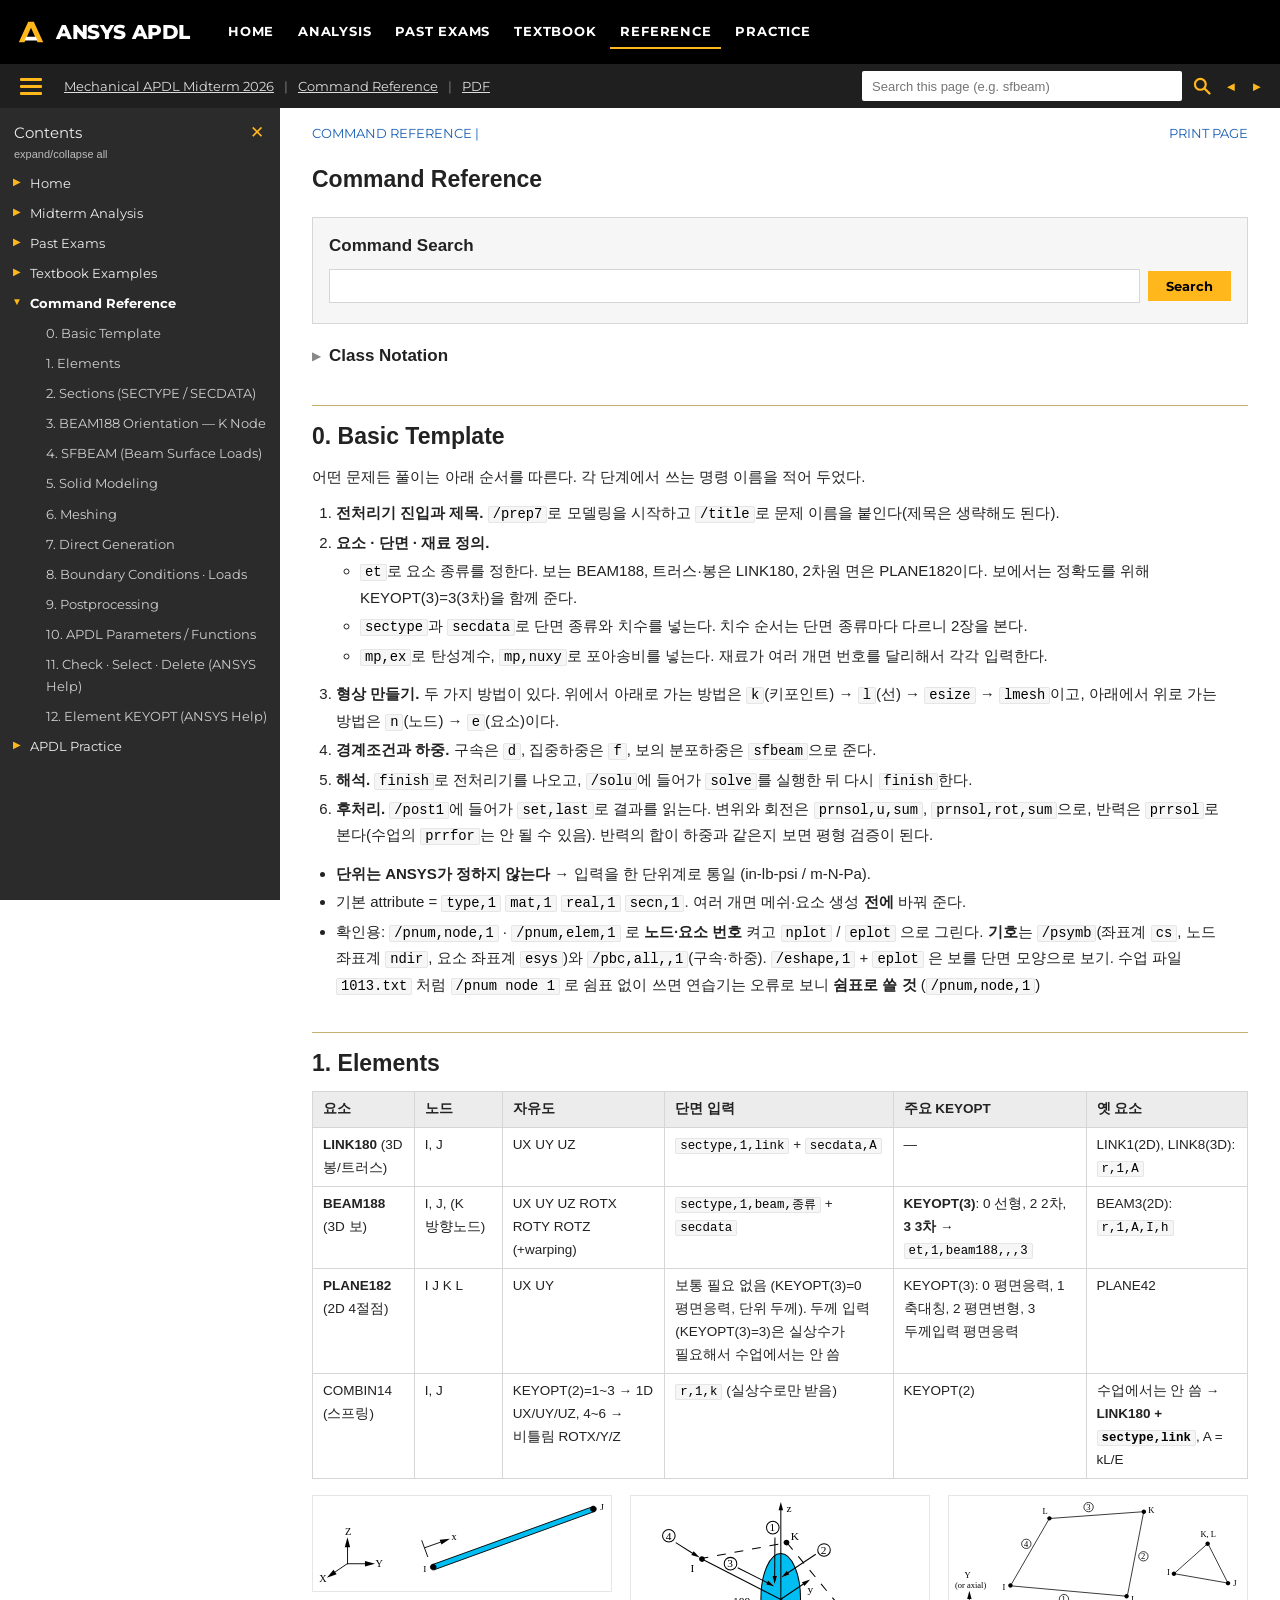
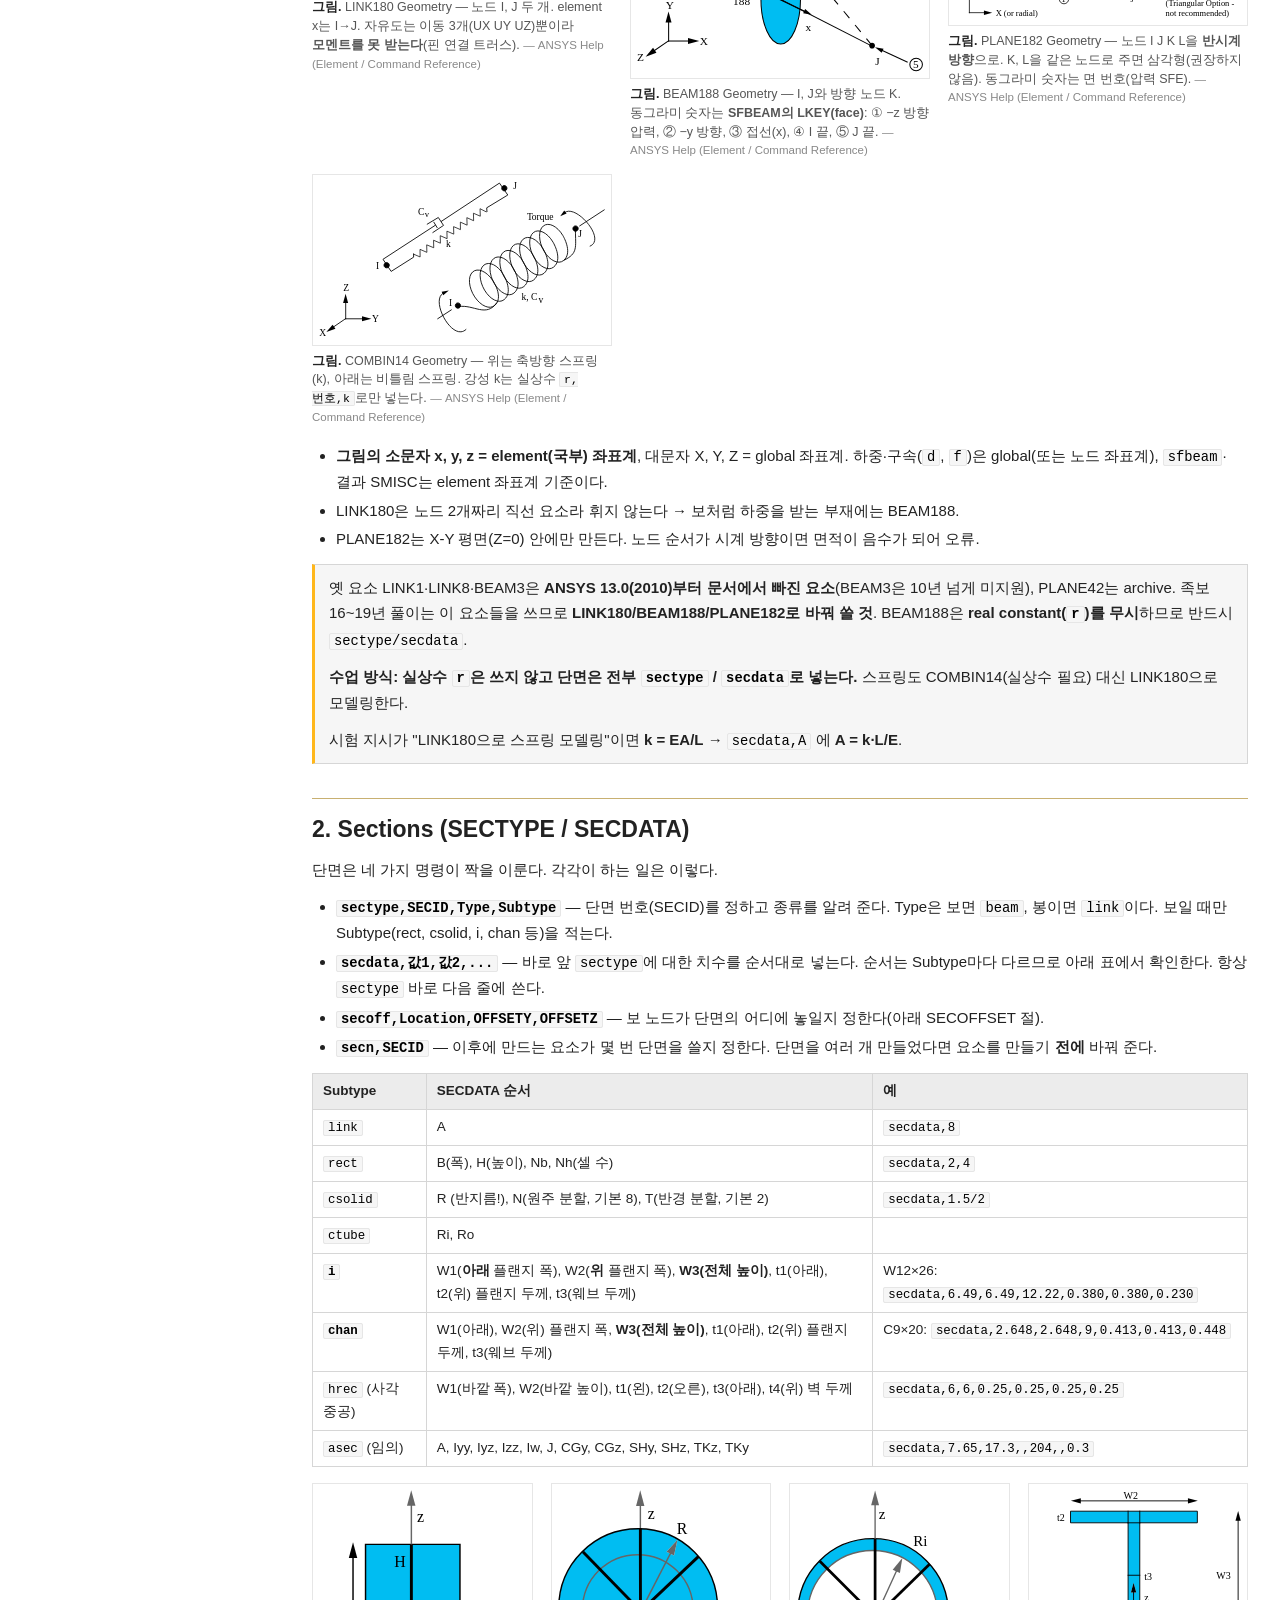
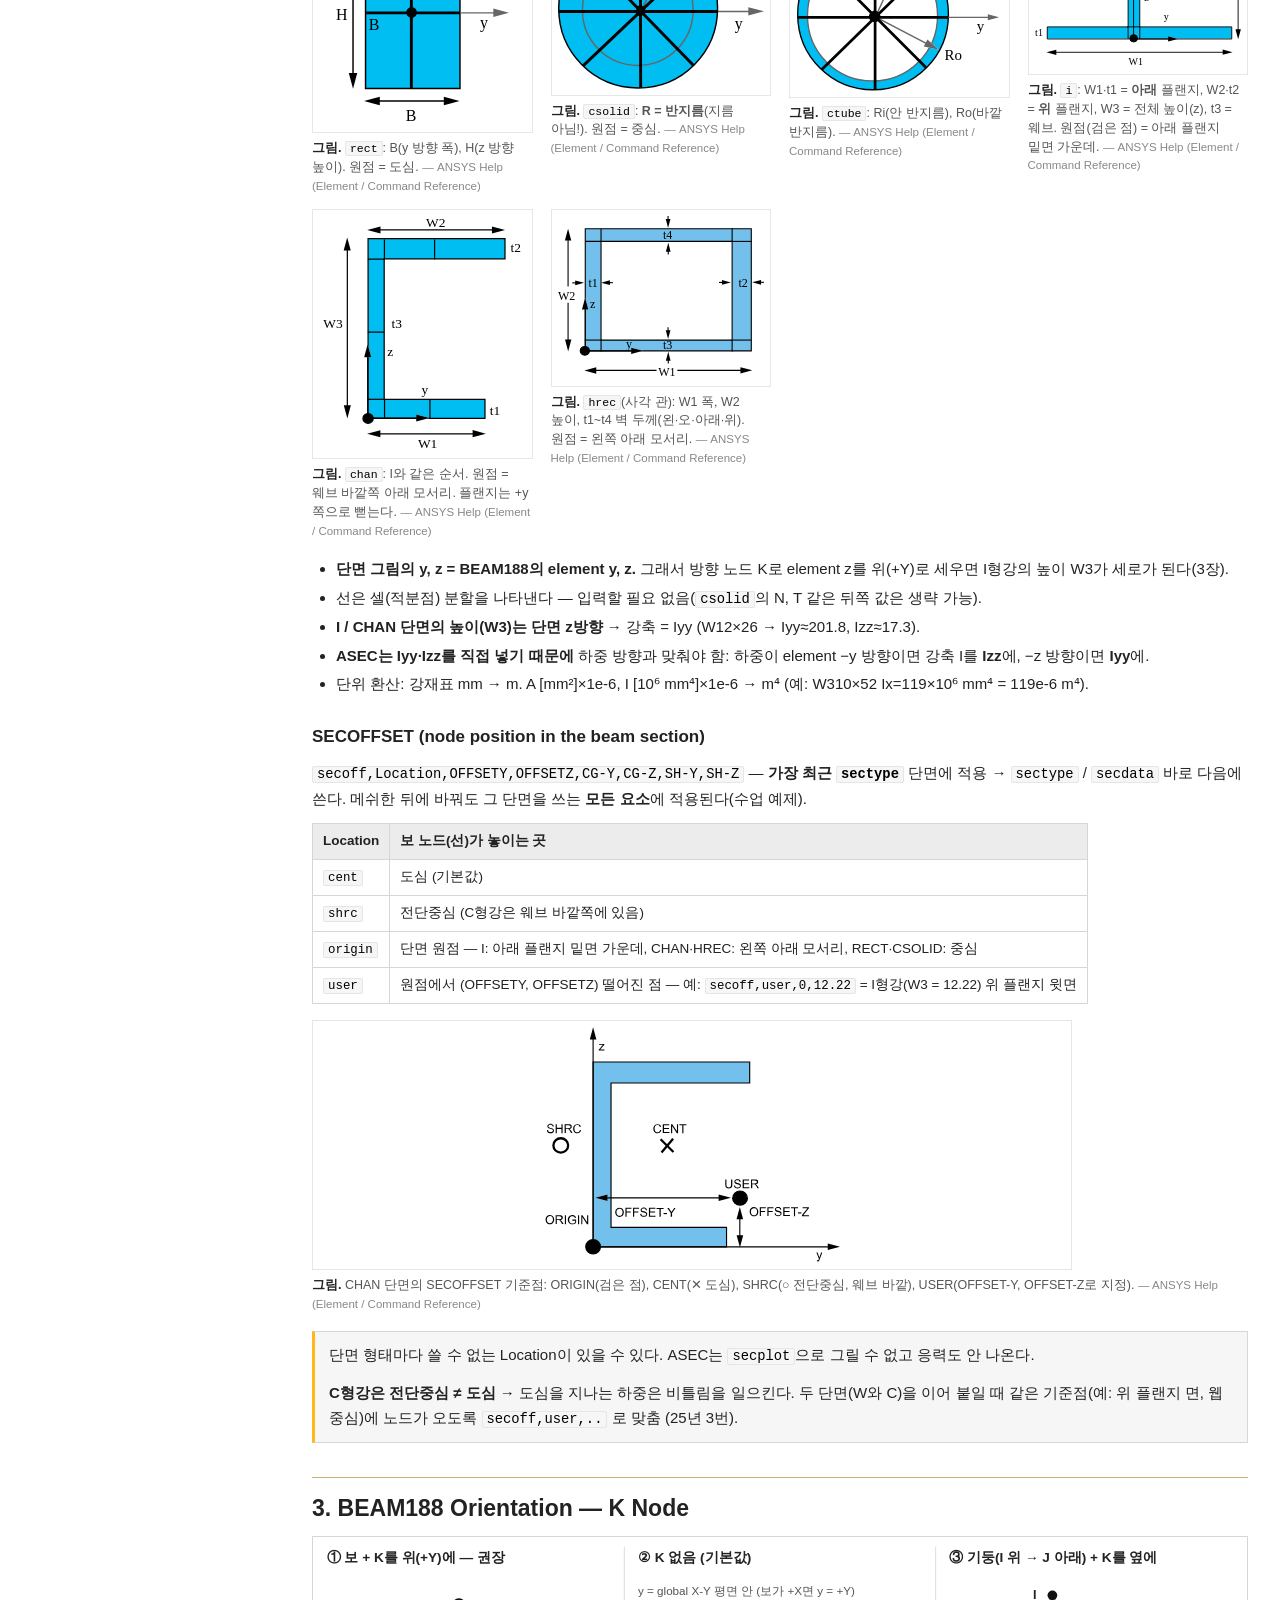
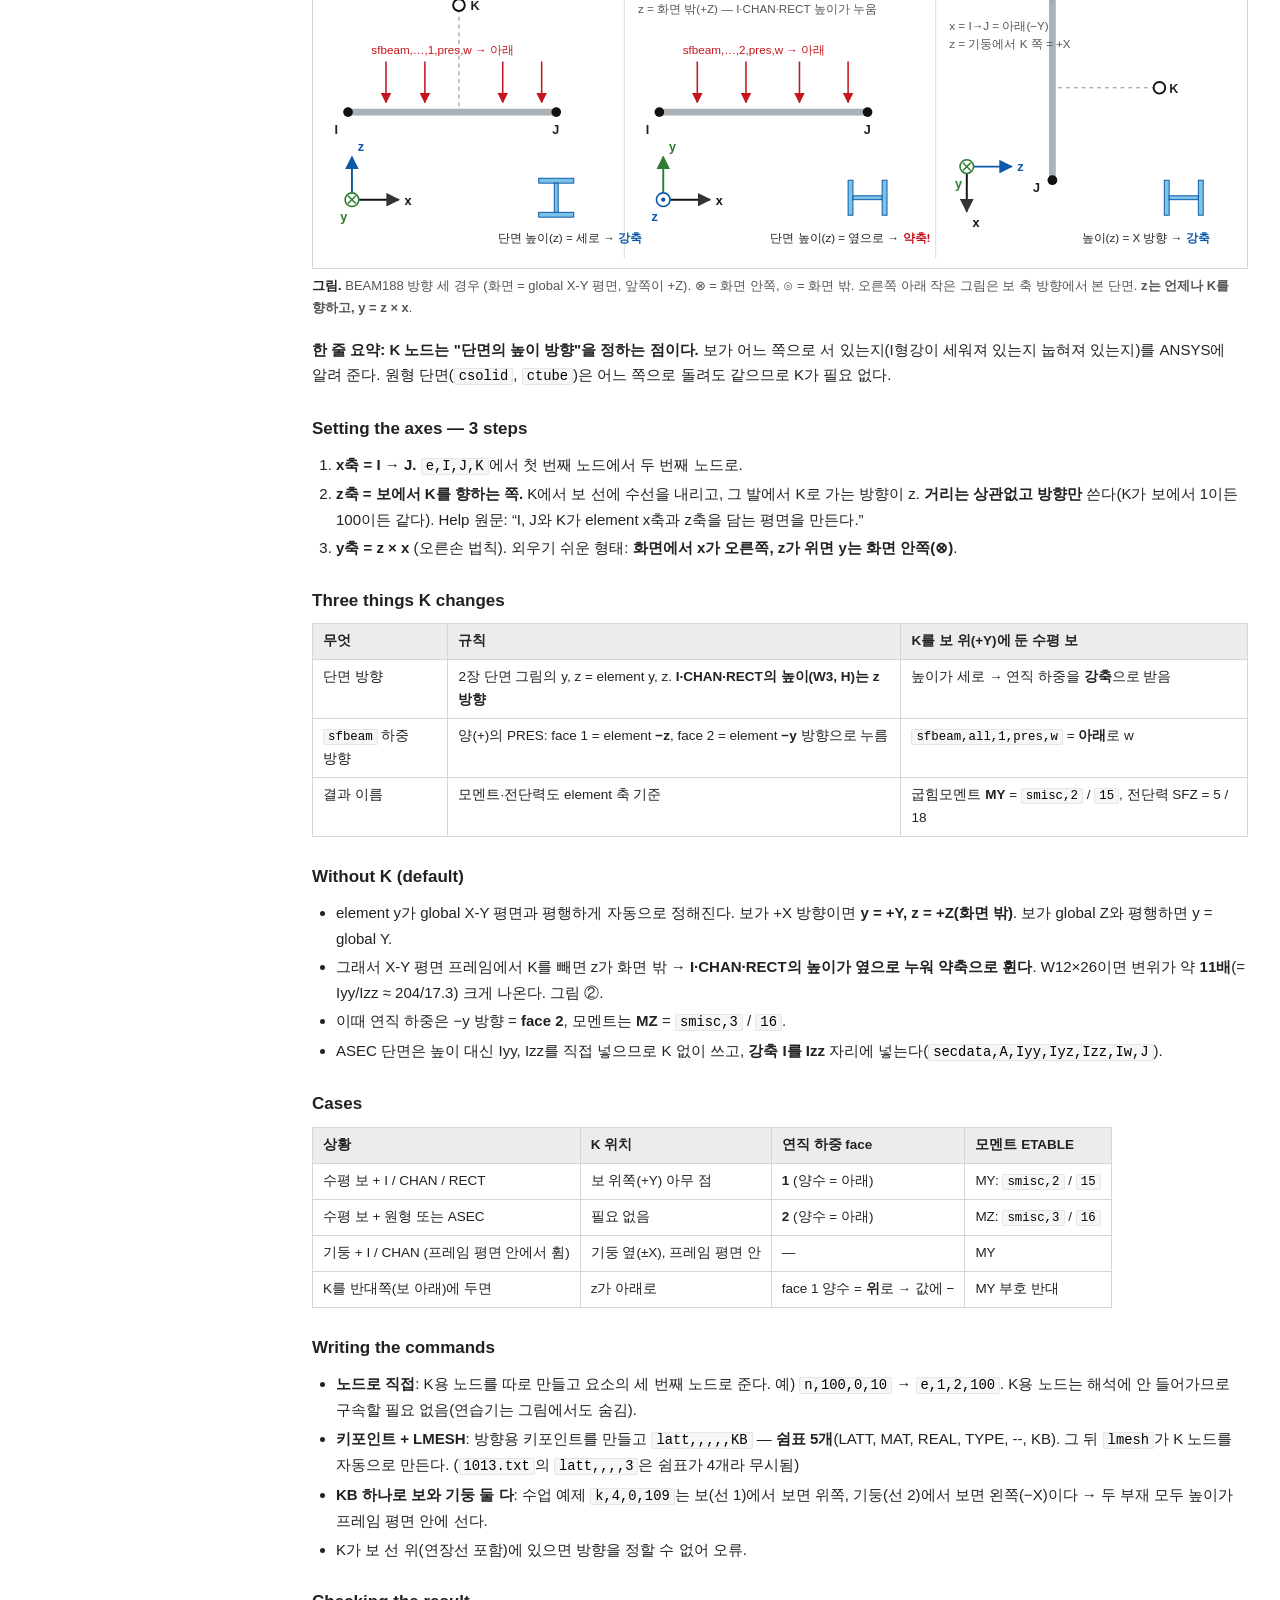
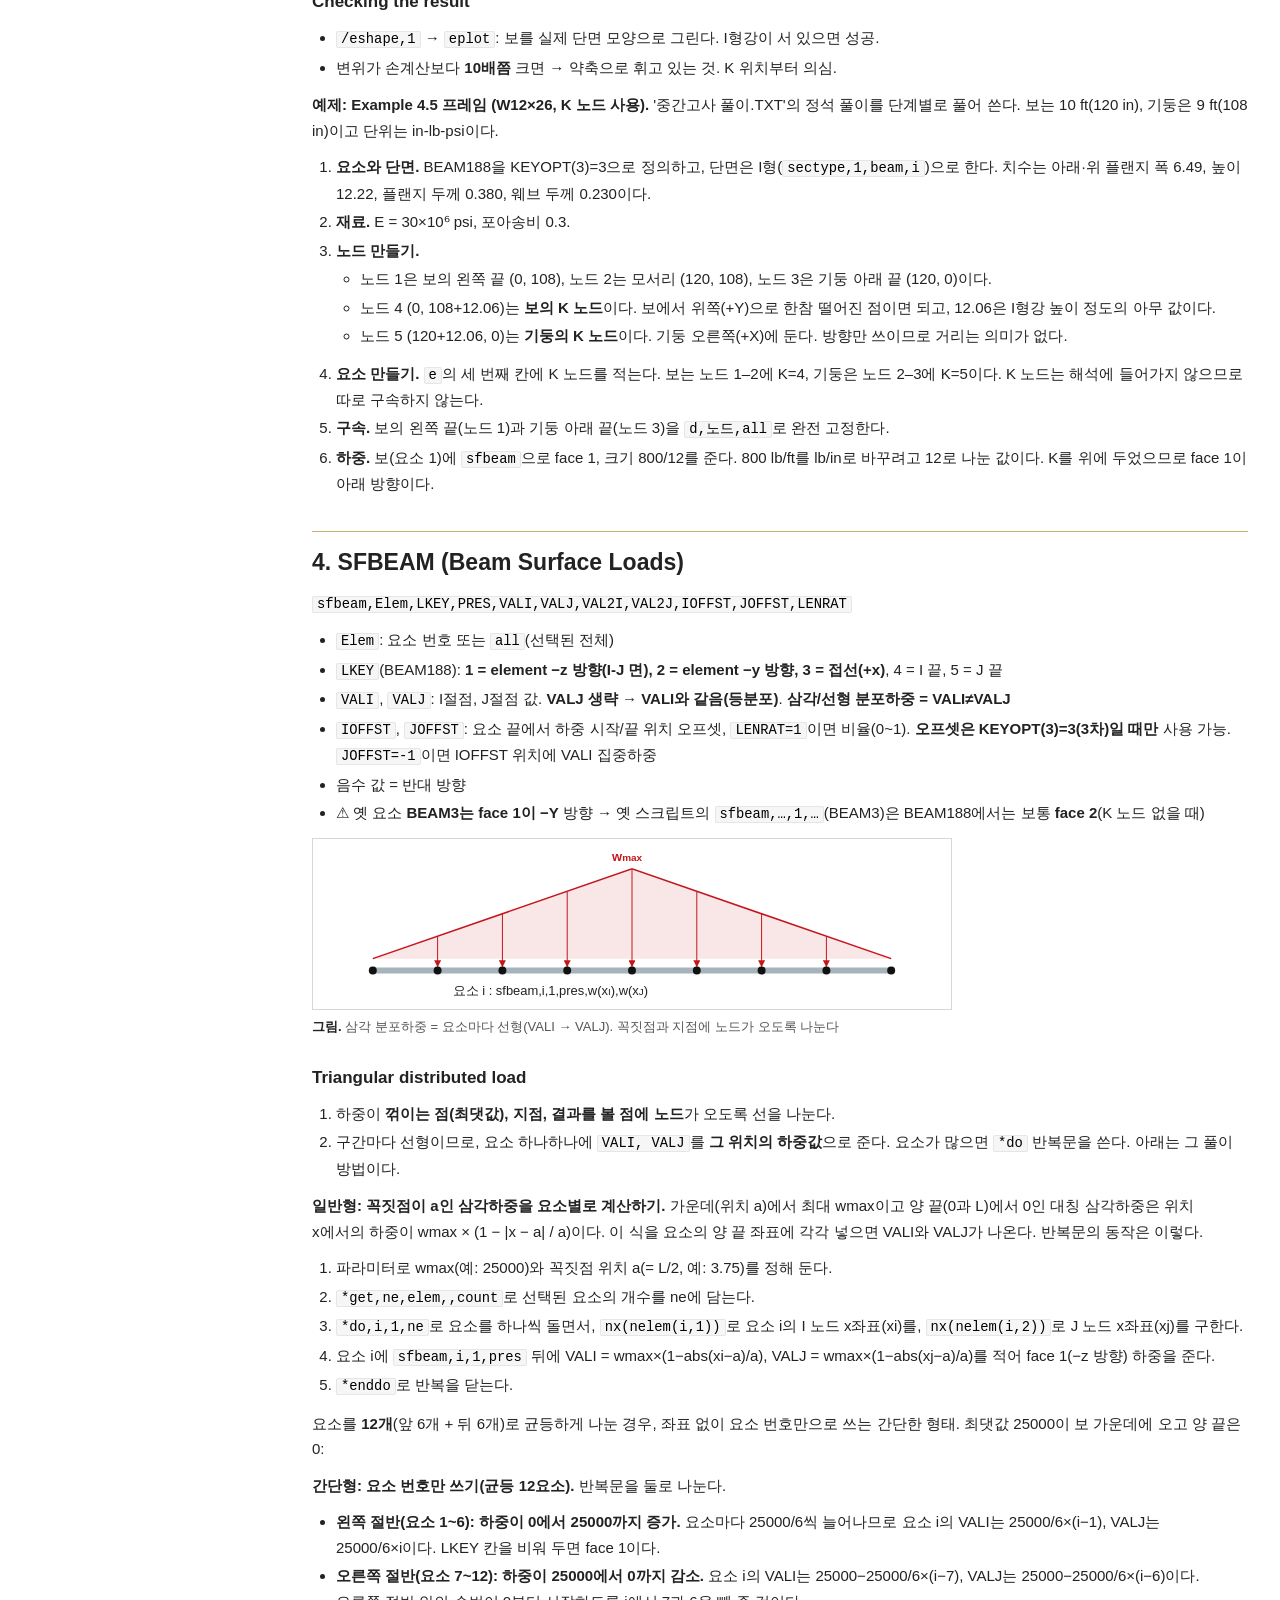
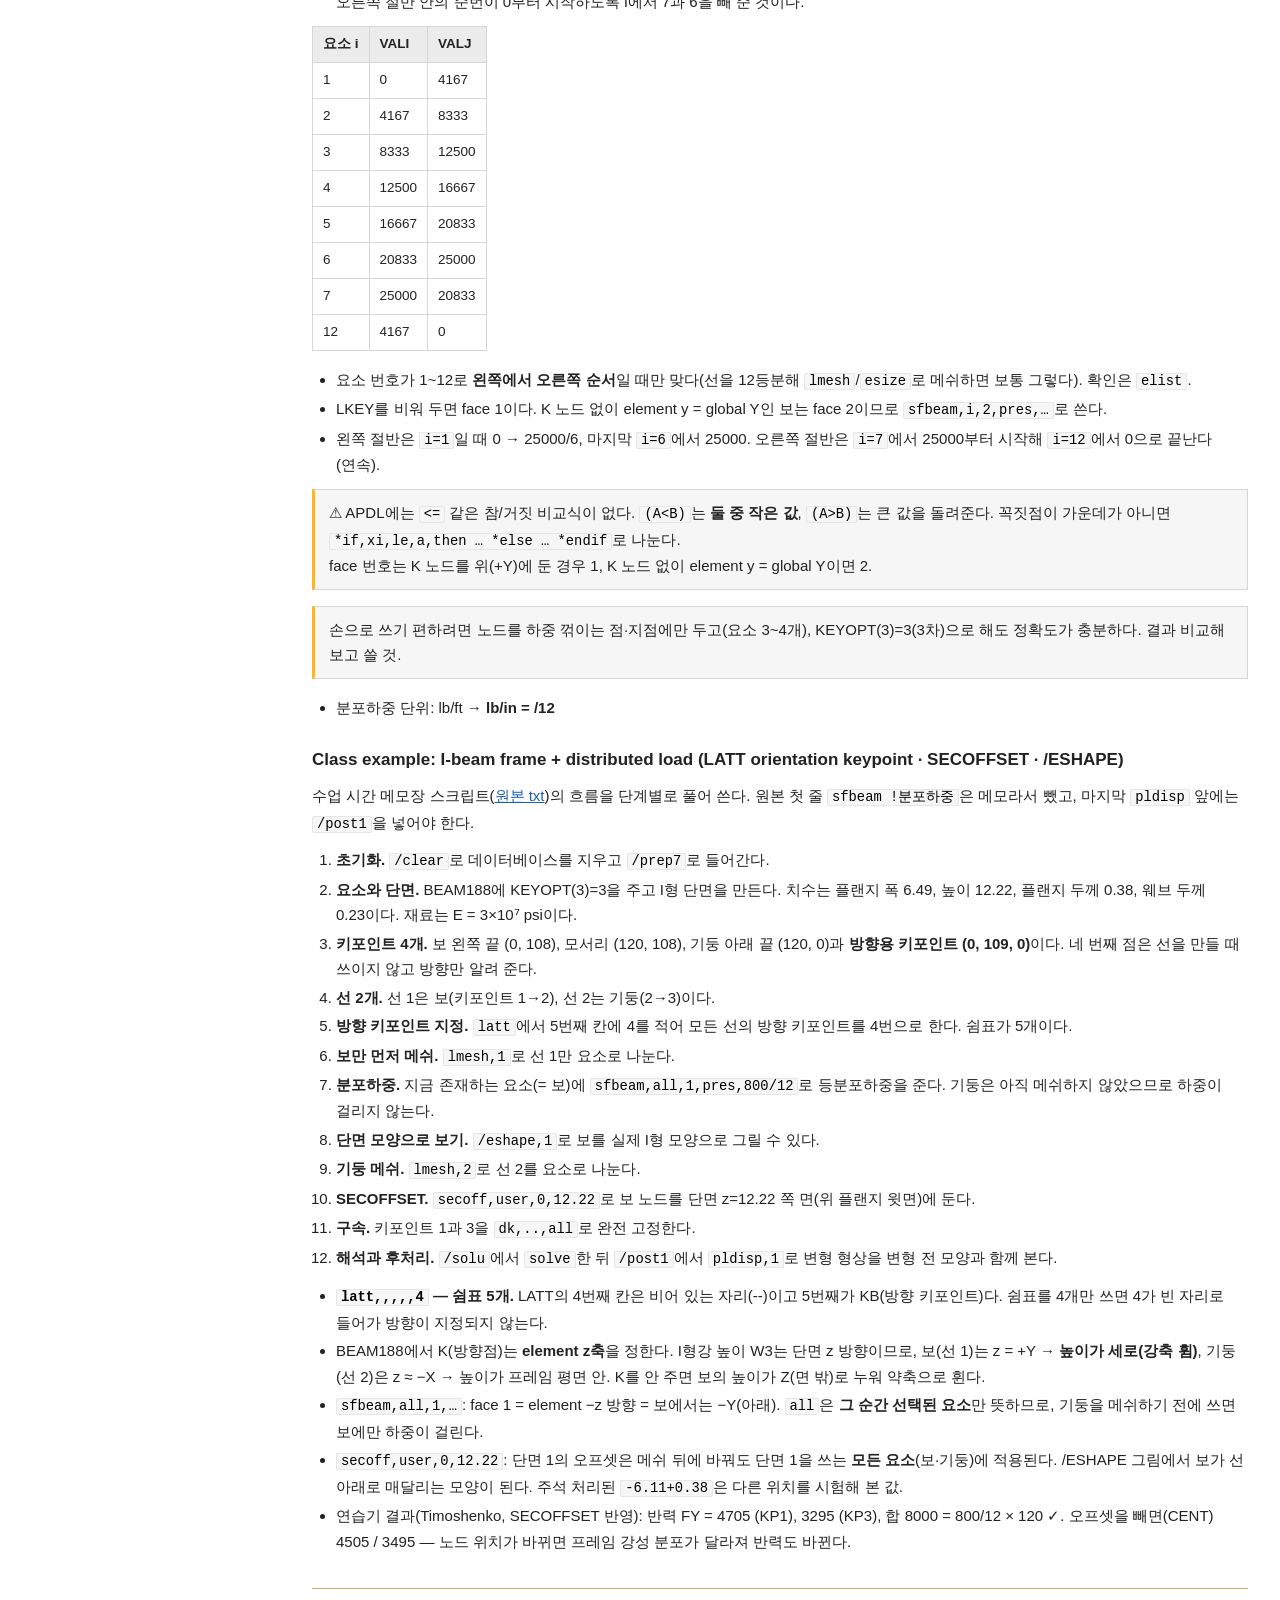
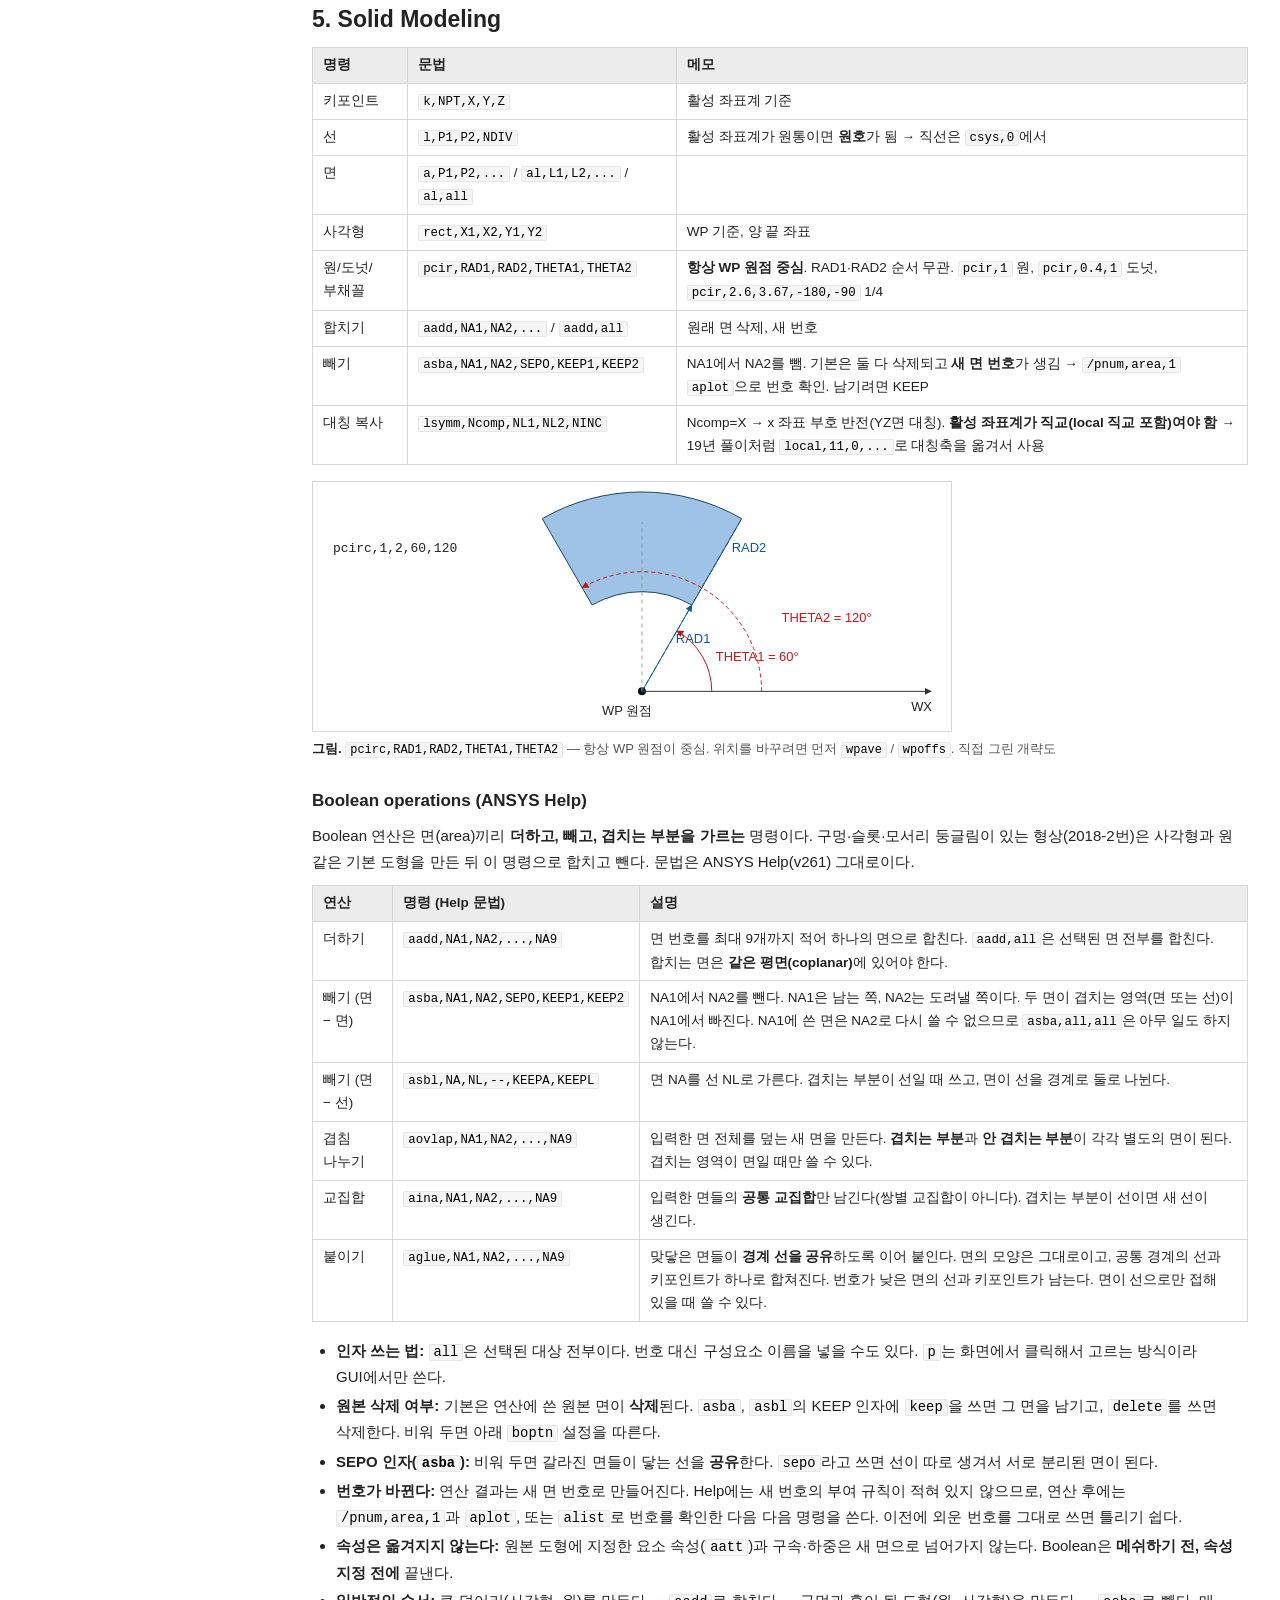
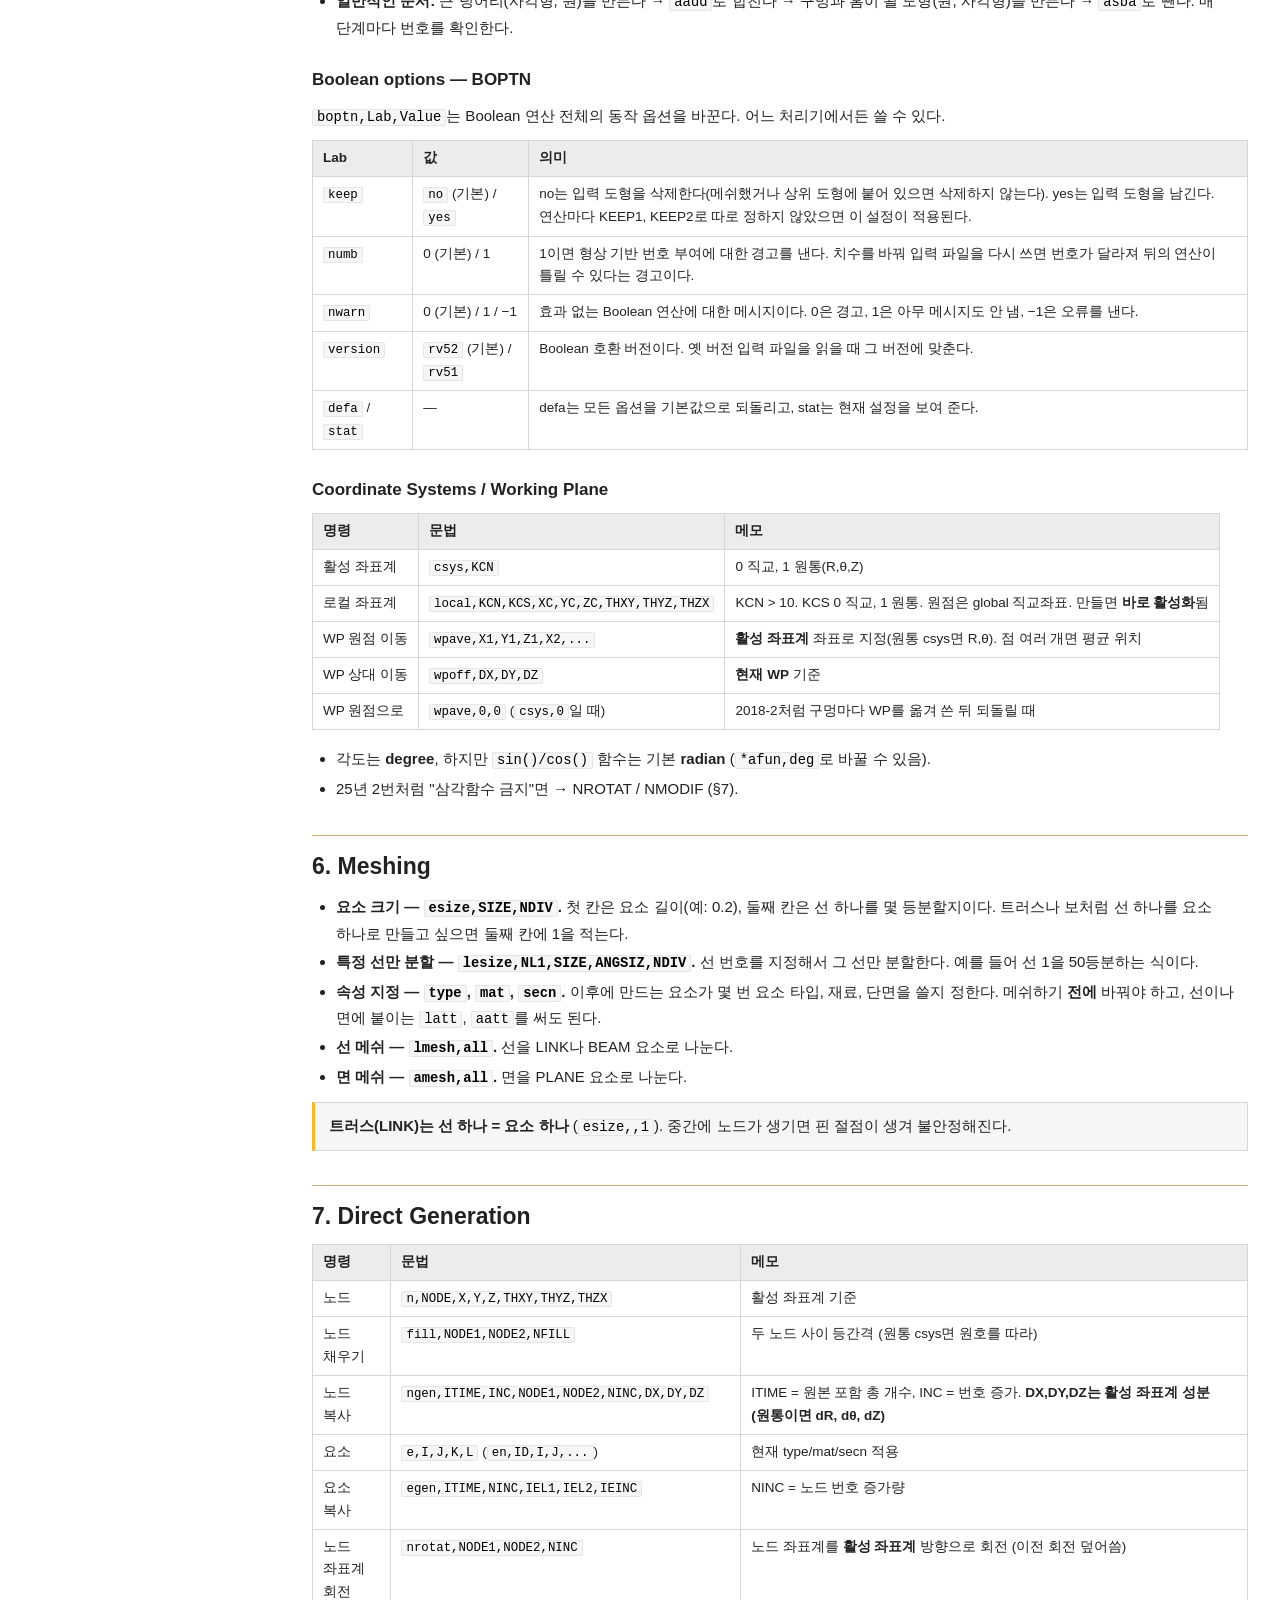
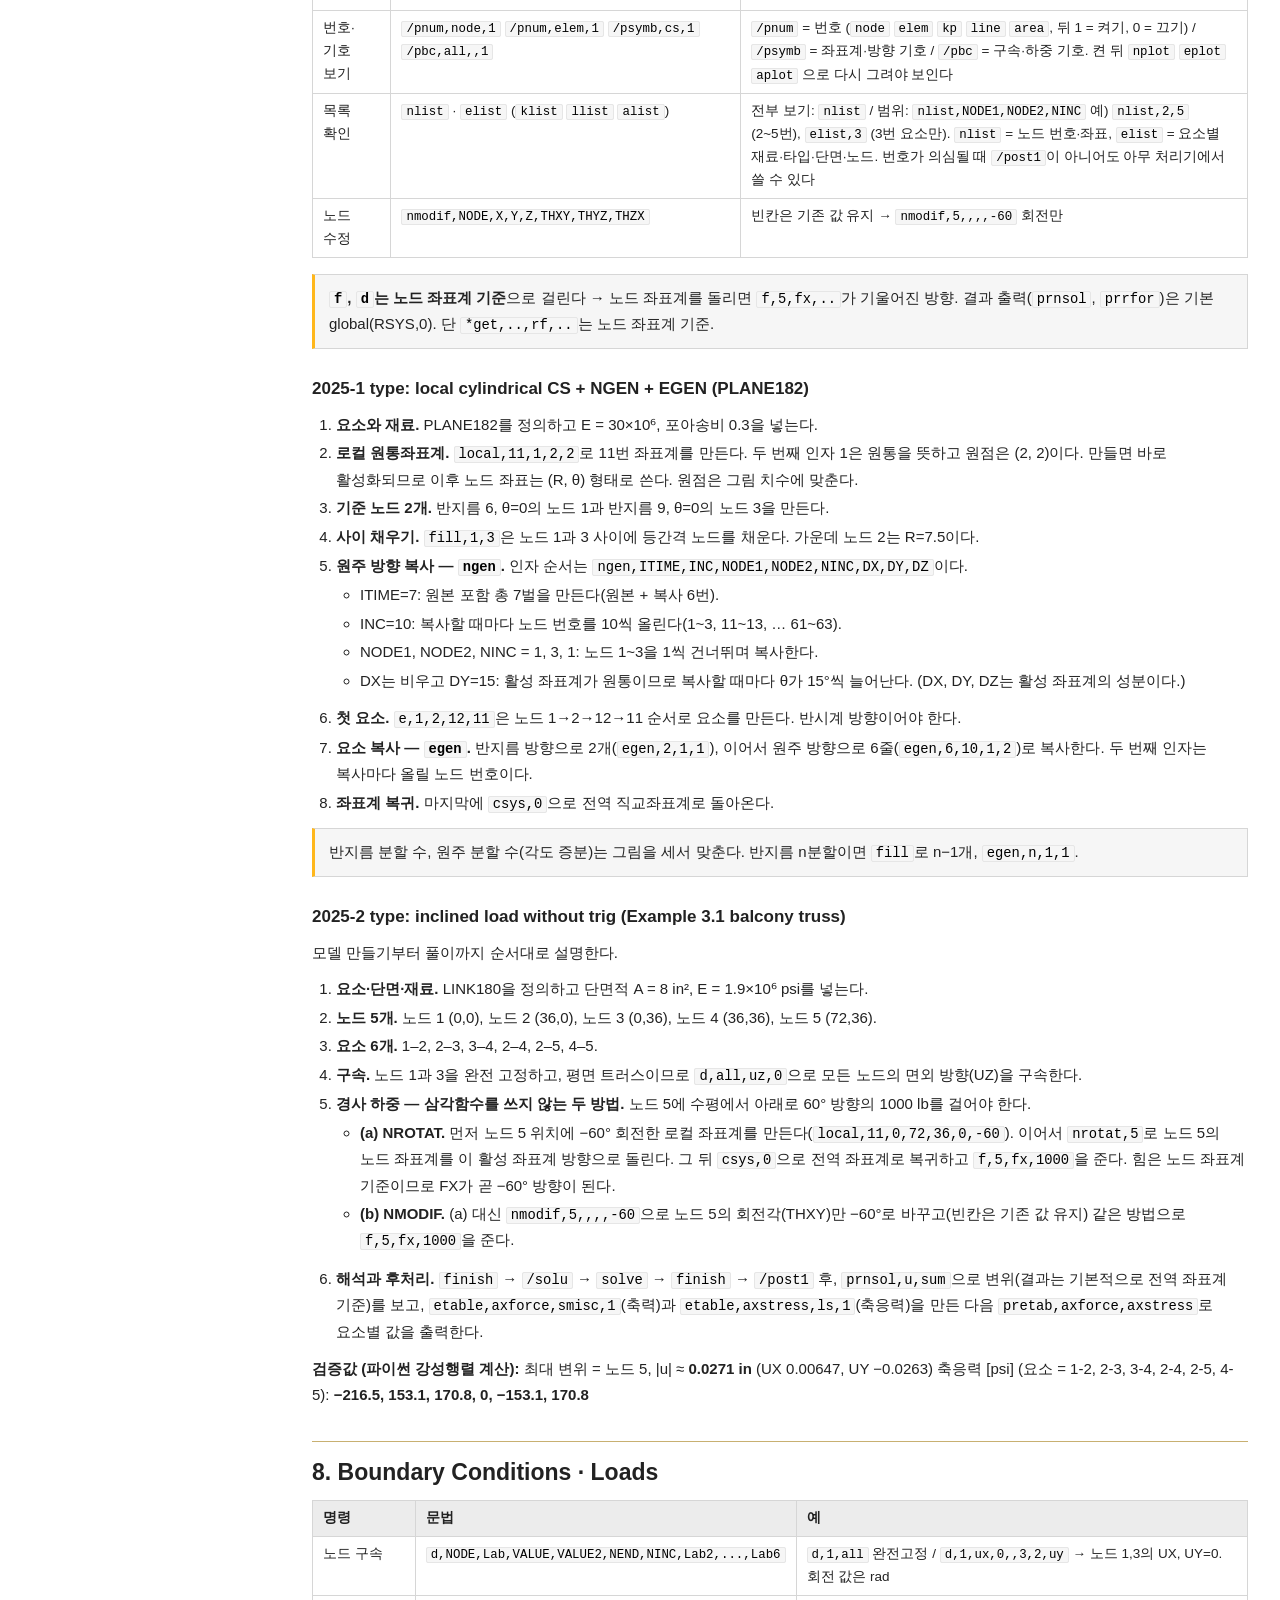
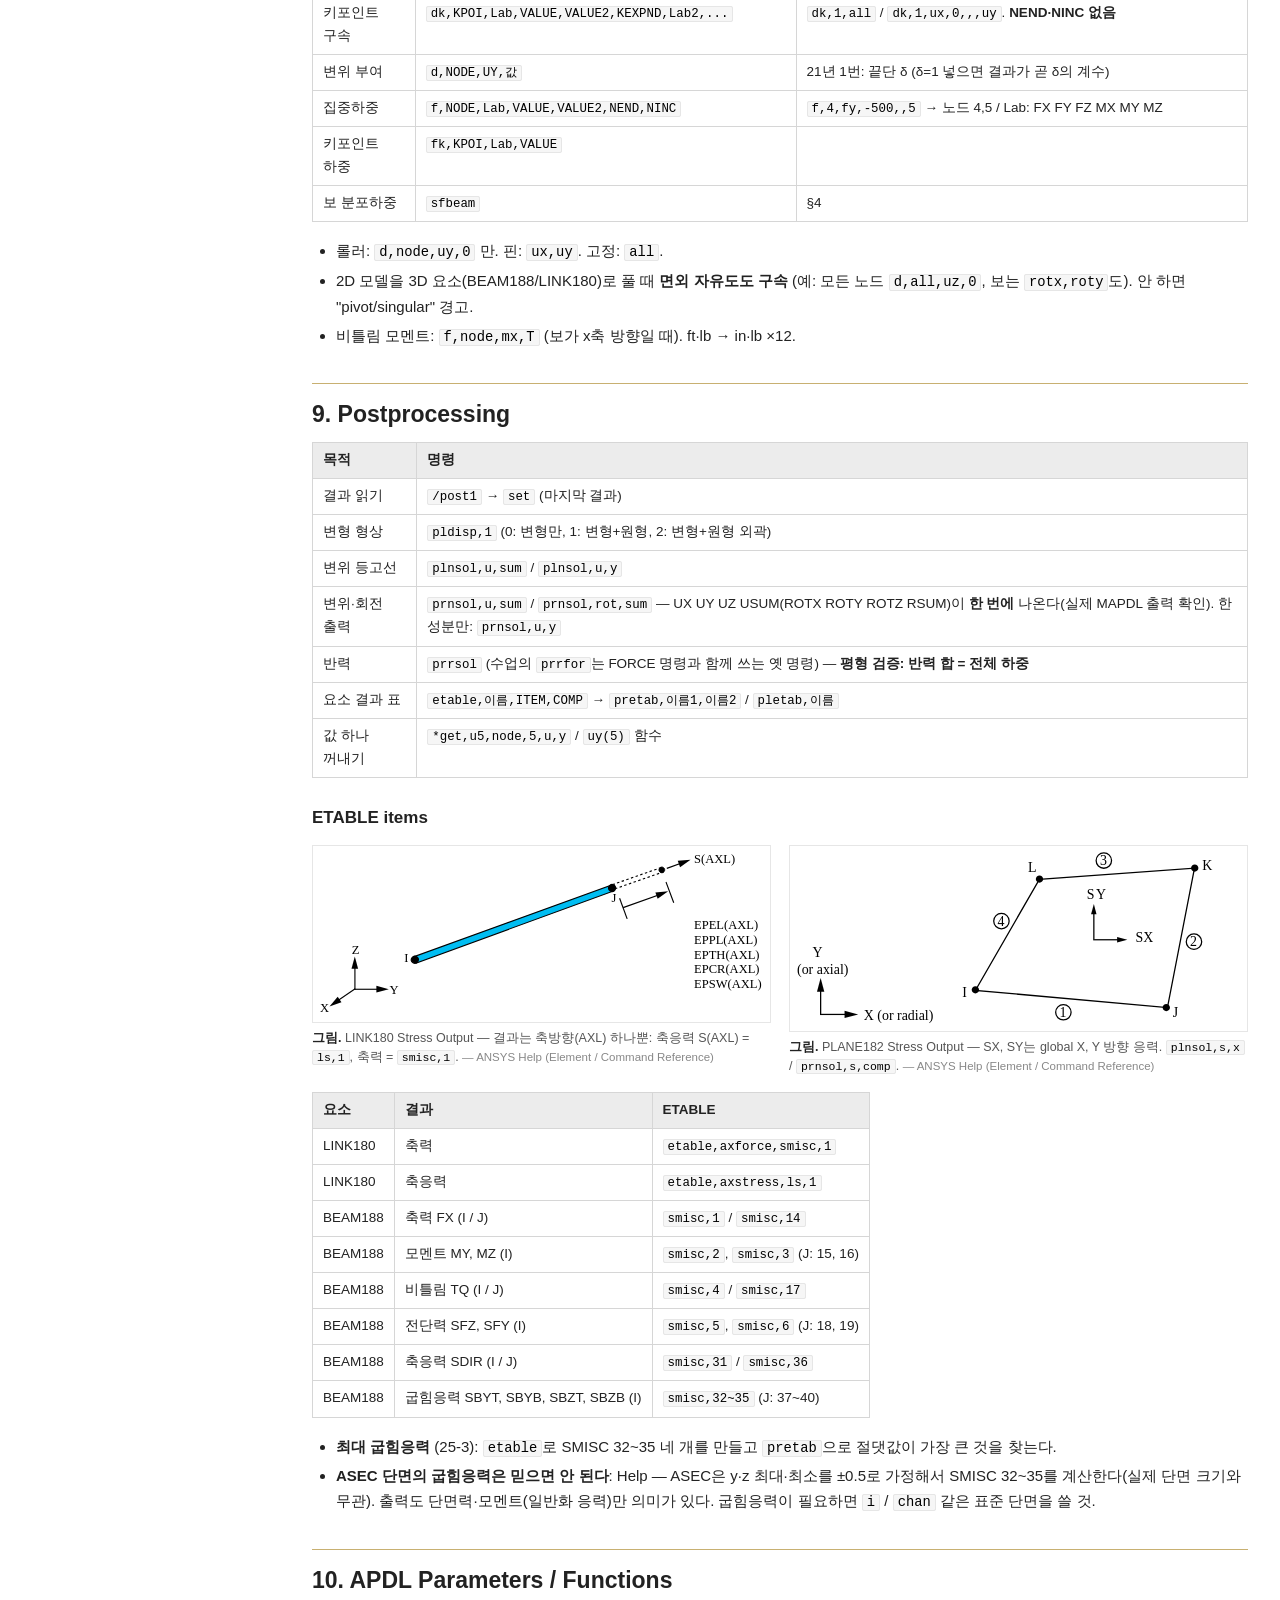
<file: ref.html>
<!doctype html>
<html lang="en">
<head>
<meta charset="utf-8">
<meta name="viewport" content="width=device-width, initial-scale=1">
<meta name="robots" content="noindex">
<title>Command Reference · ANSYS APDL</title>
<meta name="description" content="ANSYS APDL command reference">
<link rel="preconnect" href="https://fonts.googleapis.com">
<link rel="preconnect" href="https://fonts.gstatic.com" crossorigin>
<link rel="stylesheet" href="https://fonts.googleapis.com/css2?family=Montserrat:wght@400;500;600;700;800&display=swap">
<link rel="stylesheet" href="style.css?v=20261019b">
</head>
<body>
<header class="hd">
  <a class="logo" href="apdl-home.html"><svg class="mk" viewBox="0 0 32 32" aria-hidden="true"><path d="M3 27 L13 5 h6 L29 27 h-6 l-7-15.5 L9 27z" fill="#ffb71b"/><path d="M11 21 h10 l2 4 H9z" fill="#fff"/></svg><span class="tx"><b>ANSYS APDL</b></span></a>
  <nav class="topnav" aria-label="Pages"><a href="apdl-home.html">Home</a><a href="trend.html">Analysis</a><a href="exams.html">Past Exams</a><a href="textbook.html">Textbook</a><a href="ref.html" aria-current="page">Reference</a><a href="apdl.html">Practice</a></nav>
</header>
<div class="sb">
  <button class="burger" type="button" id="burger" aria-label="Toggle contents"><span></span><span></span><span></span></button>
  <div class="crumbs"><a href="apdl-home.html">Mechanical APDL Midterm 2026</a><span class="sep">|</span><a href="ref.html">Command Reference</a><span class="sep">|</span><a href="#" id="printlink">PDF</a></div>
  <form class="search" id="search" role="search">
    <input type="search" id="q" placeholder="Search this page (e.g. sfbeam)" aria-label="Search this page">
    <button class="ic" type="submit" aria-label="Search"><svg width="20" height="20" viewBox="0 0 24 24" aria-hidden="true"><circle cx="10" cy="10" r="6.5" fill="none" stroke="currentColor" stroke-width="2.6"/><path d="M15 15 L21 21" stroke="currentColor" stroke-width="2.8" stroke-linecap="round"/></svg></button>
    <span class="pn"><a href="textbook.html" title="Previous page" aria-label="Previous page">◀</a><a href="apdl.html" title="Next page" aria-label="Next page">▶</a></span>
  </form>
</div>
<div class="layout">
<aside class="side" id="side" aria-label="Contents">
  <div class="shd">Contents <span><button class="x" type="button" id="sbclose" aria-label="Close contents">✕</button></span></div>
  <button class="ec" type="button" id="ecall">expand/collapse all</button>
  <ul class="tree"><li class="closed"><div class="row"><button class="tw" type="button" aria-label="Expand">▶</button><a href="apdl-home.html">Home</a></div><ul><li class=""><div class="row"><span class="tw leaf">▶</span><a href="apdl-home.html#contents">Contents</a></div></li><li class=""><div class="row"><span class="tw leaf">▶</span><a href="apdl-home.html#matrix">Topics by Year</a></div></li><li class=""><div class="row"><span class="tw leaf">▶</span><a href="apdl-home.html#files">Source Files</a></div></li></ul></li><li class="closed"><div class="row"><button class="tw" type="button" aria-label="Expand">▶</button><a href="trend.html">Midterm Analysis</a></div><ul><li class=""><div class="row"><span class="tw leaf">▶</span><a href="trend.html#1-시험-형식">1. Exam Format</a></div></li><li class=""><div class="row"><span class="tw leaf">▶</span><a href="trend.html#2-연도별-출제-내용">2. Contents by Year</a></div></li><li class=""><div class="row"><span class="tw leaf">▶</span><a href="trend.html#3-경향-분석">3. Trend Analysis</a></div></li><li class=""><div class="row"><span class="tw leaf">▶</span><a href="trend.html#4-공부법">4. How to Study</a></div></li></ul></li><li class="closed"><div class="row"><button class="tw" type="button" aria-label="Expand">▶</button><a href="exams.html">Past Exams</a></div><ul><li class="closed"><div class="row"><button class="tw" type="button" aria-label="Expand">▼</button><a href="exams.html#y2016">2016 Midterm (Oct. 27, 2016)</a></div><ul><li><div class="row"><span class="tw leaf">▶</span><a href="exams.html#p2016-1">Problem 1 — Torsion of a two-step circular shaft (BEAM188, CSOLID)</a></div></li><li><div class="row"><span class="tw leaf">▶</span><a href="exams.html#p2016-2">Problem 2 — Fixed-fixed beam + center spring, minimum k (BEAM188 + LINK180)</a></div></li></ul></li><li class="closed"><div class="row"><button class="tw" type="button" aria-label="Expand">▼</button><a href="exams.html#y2018">2018 Midterm (Oct. 23, 2018)</a></div><ul><li><div class="row"><span class="tw leaf">▶</span><a href="exams.html#p2018-1">Problem 1 — W310×52 beam, roller → spring (BEAM188 + LINK180)</a></div></li><li><div class="row"><span class="tw leaf">▶</span><a href="exams.html#p2018-2">Problem 2 — Building a 2D area (Boolean)</a></div></li></ul></li><li class="closed"><div class="row"><button class="tw" type="button" aria-label="Expand">▼</button><a href="exams.html#y2019">2019 Midterm (reconstructed from solution script)</a></div><ul><li><div class="row"><span class="tw leaf">▶</span><a href="exams.html#p2019-1">Problem 1 — Example 4.5 overhang frame, I-section (BEAM188)</a></div></li><li><div class="row"><span class="tw leaf">▶</span><a href="exams.html#p2019-2">Problem 2 — Stepped bar (LINK180)</a></div></li><li><div class="row"><span class="tw leaf">▶</span><a href="exams.html#p2019-3">Problem 3 — Symmetric lines with a local CS and LSYMM</a></div></li></ul></li><li class="closed"><div class="row"><button class="tw" type="button" aria-label="Expand">▼</button><a href="exams.html#y2021">2021 Midterm (Oct. 27, 2021)</a></div><ul><li><div class="row"><span class="tw leaf">▶</span><a href="exams.html#p2021-1">Problem 1 — Tapered plate, prescribed displacement δ (LINK180)</a></div></li><li><div class="row"><span class="tw leaf">▶</span><a href="exams.html#p2021-2">Problem 2 — Two-material overhang frame, C-channel, triangular load (BEAM188)</a></div></li></ul></li><li class="closed"><div class="row"><button class="tw" type="button" aria-label="Expand">▼</button><a href="exams.html#y2023">2023 Midterm (Oct. 24, 2023)</a></div><ul><li><div class="row"><span class="tw leaf">▶</span><a href="exams.html#p2023-1">Problem 1 — Fixed-fixed composite axial bar (LINK180)</a></div></li><li><div class="row"><span class="tw leaf">▶</span><a href="exams.html#p2023-2">Problem 2 — C310×45 beam, triangular load, roller → spring (BEAM188 + LINK180)</a></div></li></ul></li><li class="closed"><div class="row"><button class="tw" type="button" aria-label="Expand">▼</button><a href="exams.html#y2025">2025 Midterm (Oct. 21, 2025)</a></div><ul><li><div class="row"><span class="tw leaf">▶</span><a href="exams.html#p2025-1">Problem 1 — Local cylindrical CS + NGEN + EGEN (PLANE182)</a></div></li><li><div class="row"><span class="tw leaf">▶</span><a href="exams.html#p2025-2">Problem 2 — Balcony truss, inclined load without trig (NROTAT / NMODIF)</a></div></li><li><div class="row"><span class="tw leaf">▶</span><a href="exams.html#p2025-3">Problem 3 — W8×67 + C9×20 L-shaped beam, SECOFFSET, torsion (BEAM188)</a></div></li></ul></li></ul></li><li class="closed"><div class="row"><button class="tw" type="button" aria-label="Expand">▶</button><a href="textbook.html">Textbook Examples</a></div><ul><li class="closed"><div class="row"><button class="tw" type="button" aria-label="Expand">▼</button><a href="textbook.html#ch1">Chapter 1 — Direct Formulation</a></div><ul><li><div class="row"><span class="tw leaf">▶</span><a href="textbook.html#ex1-1">Example 1.1 — Tapered bar</a></div></li><li><div class="row"><span class="tw leaf">▶</span><a href="textbook.html#ex1-3">Example 1.3 — Torsion of a two-material circular shaft (= 2016-1)</a></div></li><li><div class="row"><span class="tw leaf">▶</span><a href="textbook.html#ex1-4">Example 1.4 — Plate with a hole (parallel springs)</a></div></li></ul></li><li class="closed"><div class="row"><button class="tw" type="button" aria-label="Expand">▼</button><a href="textbook.html#ch3">Chapter 3 — Trusses (LINK180)</a></div><ul><li><div class="row"><span class="tw leaf">▶</span><a href="textbook.html#ex3-1">Example 3.1 — Balcony truss</a></div></li><li><div class="row"><span class="tw leaf">▶</span><a href="textbook.html#ex3-2">Example 3.2 — 3D truss</a></div></li><li><div class="row"><span class="tw leaf">▶</span><a href="textbook.html#p3-3">Problem 3.3 — Two members at 60°</a></div></li><li><div class="row"><span class="tw leaf">▶</span><a href="textbook.html#p3-4">Problem 3.4 — 1.25 m truss, 15° inclined load</a></div></li><li><div class="row"><span class="tw leaf">▶</span><a href="textbook.html#p3-5">Problem 3.5 — 1.5 m × 1 m truss</a></div></li><li><div class="row"><span class="tw leaf">▶</span><a href="textbook.html#p3-6">Problem 3.6 — 8 ft equilateral truss</a></div></li><li><div class="row"><span class="tw leaf">▶</span><a href="textbook.html#p3-8">Problem 3.8 — 3D tripod</a></div></li></ul></li><li class="closed"><div class="row"><button class="tw" type="button" aria-label="Expand">▼</button><a href="textbook.html#ch4">Chapter 4 — Axial Members, Beams, Frames (LINK180 / BEAM188)</a></div><ul><li><div class="row"><span class="tw leaf">▶</span><a href="textbook.html#ex4-2">Example 4.2 — Four-story building column (incl. Example 4.1)</a></div></li><li><div class="row"><span class="tw leaf">▶</span><a href="textbook.html#ex4-3">Example 4.3 — W18×35 cantilever balcony beam</a></div></li><li><div class="row"><span class="tw leaf">▶</span><a href="textbook.html#ex4-4">Example 4.4 — W310×52 beam + roller (= 2018-1)</a></div></li><li><div class="row"><span class="tw leaf">▶</span><a href="textbook.html#ex4-5">Example 4.5 — Overhang frame</a></div></li><li><div class="row"><span class="tw leaf">▶</span><a href="textbook.html#p4-1">Problem 4.1 — Fixed-fixed stepped bar</a></div></li><li><div class="row"><span class="tw leaf">▶</span><a href="textbook.html#p4-3">Problem 4.3 — Three-segment bar, two loads</a></div></li><li><div class="row"><span class="tw leaf">▶</span><a href="textbook.html#p4-9">Problem 4.9 — Ramp frame (square tube)</a></div></li><li><div class="row"><span class="tw leaf">▶</span><a href="textbook.html#p4-21">Problem 4.21 — W18×35 simply supported beam</a></div></li></ul></li></ul></li><li class="cur"><div class="row"><button class="tw" type="button" aria-label="Expand">▼</button><a href="ref.html">Command Reference</a></div><ul><li class=""><div class="row"><span class="tw leaf">▶</span><a href="ref.html#0-기본-틀-모든-문제-공통">0. Basic Template</a></div></li><li class=""><div class="row"><span class="tw leaf">▶</span><a href="ref.html#1-요소-요약">1. Elements</a></div></li><li class=""><div class="row"><span class="tw leaf">▶</span><a href="ref.html#2-단면-sectype-secdata">2. Sections (SECTYPE / SECDATA)</a></div></li><li class=""><div class="row"><span class="tw leaf">▶</span><a href="ref.html#3-beam188-방향-가장-많이-헷갈림">3. BEAM188 Orientation — K Node</a></div></li><li class=""><div class="row"><span class="tw leaf">▶</span><a href="ref.html#4-sfbeam-보-분포하중">4. SFBEAM (Beam Surface Loads)</a></div></li><li class=""><div class="row"><span class="tw leaf">▶</span><a href="ref.html#5-형상-만들기-solid-modeling">5. Solid Modeling</a></div></li><li class=""><div class="row"><span class="tw leaf">▶</span><a href="ref.html#6-메쉬">6. Meshing</a></div></li><li class=""><div class="row"><span class="tw leaf">▶</span><a href="ref.html#7-노드-요소-직접-생성-direct-generation">7. Direct Generation</a></div></li><li class=""><div class="row"><span class="tw leaf">▶</span><a href="ref.html#8-경계조건-하중">8. Boundary Conditions · Loads</a></div></li><li class=""><div class="row"><span class="tw leaf">▶</span><a href="ref.html#9-후처리">9. Postprocessing</a></div></li><li class=""><div class="row"><span class="tw leaf">▶</span><a href="ref.html#10-apdl-파라미터-함수">10. APDL Parameters / Functions</a></div></li><li class=""><div class="row"><span class="tw leaf">▶</span><a href="ref.html#11-확인-선택-삭제-ansys-help">11. Check · Select · Delete (ANSYS Help)</a></div></li><li class=""><div class="row"><span class="tw leaf">▶</span><a href="ref.html#12-beam188-keyopt-ansys-help">12. Element KEYOPT (ANSYS Help)</a></div></li></ul></li><li class="closed"><div class="row"><button class="tw" type="button" aria-label="Expand">▶</button><a href="apdl.html">APDL Practice</a></div><ul><li class=""><div class="row"><span class="tw leaf">▶</span><a href="apdl.html#howto">How to Use</a></div></li><li class=""><div class="row"><span class="tw leaf">▶</span><a href="apdl.html#support">Supported Commands (midterm scope)</a></div></li></ul></li></ul>
</aside>
<main class="content">
  <div class="ctop"><a href="ref.html">Command Reference |</a><button class="pr" type="button" id="printbtn">Print page</button></div>
<h1 id="ansys-apdl-중간고사-참고자료-시험장용">Command Reference</h1>
<section class="cs" id="cs">
<h3 id="명령어-검색">Command Search</h3>
<form id="cs-form" class="cs-form" autocomplete="off">
<div class="cs-row"><input type="search" id="cs-q" aria-label="Command search"><button type="submit">Search</button></div>
<div class="cs-row cs-opt" id="cs-opt" hidden>
<label>API key <input type="password" id="cs-key" placeholder="sk-ant-… (optional)" autocomplete="off"></label>
<label>Model <select id="cs-model"><option value="claude-opus-5-5">claude-opus-5-5</option><option value="claude-sonnet-5-5">claude-sonnet-5-5</option><option value="claude-haiku-5-5">claude-haiku-5-5</option></select></label>
<label class="cs-k"><input type="checkbox" id="cs-web"> Also search ANSYS Help</label>
<label class="cs-k"><input type="checkbox" id="cs-keep"> Remember in this browser</label>
</div>
</form>
<div id="cs-out"></div>
</section>
<details class="fold">
<summary><h3 id="수업-표기">Class Notation</h3></summary>
<p>수업 txt 파일(9/30~10/21, 1001·1006·1013, 중간고사 대비·풀이)에는 정식 이름과 다르게 쓴 표기가 몇 가지 있다. 모두 같은 일을 하므로 헷갈릴 때 아래 설명을 보면 된다.</p>
<ul>
<li><b>포아송비 — <code>nuxy</code>와 <code>prxy</code>.</b> 수업에서는 <code>mp,nuxy,1,0.3</code>으로 쓴다. 정식 이름은 <code>prxy</code>이지만 등방성 재료에서는 두 이름이 같은 값을 뜻한다. 둘 중 하나만 입력하면 된다.</li>
<li><b>반력 출력 — <code>prrfor</code>와 <code>prrsol</code>.</b> 수업은 <code>prrfor</code>를 쓰지만 ANSYS Help에는 <code>prrfor</code>가 "FORCE 명령과 함께 쓰는" 옛 명령으로 적혀 있다. 일반적인 반력 출력은 <code>prrsol</code>이고, 실습 중 <code>prrfor</code>가 실행되지 않은 것도 이 때문으로 보인다. 안 될 때는 <code>prrsol</code>로 바꿔 쓴다.</li>
<li><b>변위·회전 출력 — <code>prnsol,u,sum</code>, <code>prnsol,rot,sum</code>.</b> 이름에 sum이 붙어도 UX UY UZ USUM이 한 번에 모두 나온다. 한 성분만 보고 싶으면 <code>prnsol,u,y</code>처럼 쓴다.</li>
<li><b>요소 정의 줄임 — <code>et,1,beam188,,,3</code>.</b> 쉼표가 비어 있는 칸은 KEYOPT(1), KEYOPT(2)이고 세 번째 칸이 KEYOPT(3)이다. 그래서 <code>et,1,beam188</code>을 쓰고 <code>keyopt,1,3,3</code>을 따로 쓴 것과 같다. 3은 "3차 형상함수"를 뜻한다.</li>
<li><b>요소 표 — <code>etable</code>.</b> 앞의 이름(예: axforce, axstress)은 마음대로 지어도 된다. 만든 뒤에는 <code>pretab</code>으로 목록을, <code>pletab</code>으로 그림을 본다. 축력은 <code>smisc,1</code>, 축응력은 <code>ls,1</code>이다.</li>
<li><b>명령 줄임.</b> 수업에서는 <code>pcir</code>(= PCIRC), <code>rect</code>(= RECTNG), <code>wpoff</code>(= WPOFFS), <code>secn</code>(= SECNUM), <code>secoff</code>(= SECOFFSET)처럼 줄여 쓴다. ANSYS는 명령의 앞 네 글자까지만 구별하므로 이렇게 써도 알아듣는다.</li>
<li><b>요소 분할 — <code>esize</code>.</b> <code>esize,0.2</code>처럼 첫 칸에 쓰면 요소 길이이고, <code>esize,,4</code>처럼 둘째 칸에 쓰면 선 하나를 4등분하라는 뜻(NDIV)이다.</li>
<li><b>처리기 바꾸는 순서.</b> 전처리기에서 해석기로, 해석기에서 후처리기로 넘어갈 때마다 먼저 <code>finish</code>를 하고 <code>/solu</code>, <code>solve</code>, <code>finish</code>, <code>/post1</code> 순서로 간다.</li>
</ul>
<blockquote><p>⚠ <b>LATT 쉼표 개수.</b> <code>1013.txt</code>의 <code>latt,,,,3</code>은 쉼표가 4개라서 3이 비어 있는 4번째 칸에 들어가 <b>무시된다</b>. 방향 키포인트(KB)는 5번째 칸이므로 최신 수업 스크립트처럼 쉼표를 <b>5개</b> 쓰고 그 뒤에 키포인트 번호를 적는다(<code>latt,,,,,4</code> 형태). 연습기는 4개로 쓰면 NOTE로 알려 준다.</p></blockquote>
</details>
<hr />
<h2 id="0-기본-틀-모든-문제-공통">0. Basic Template</h2>
<p>어떤 문제든 풀이는 아래 순서를 따른다. 각 단계에서 쓰는 명령 이름을 적어 두었다.</p>
<ol>
<li><b>전처리기 진입과 제목.</b> <code>/prep7</code>로 모델링을 시작하고 <code>/title</code>로 문제 이름을 붙인다(제목은 생략해도 된다).</li>
<li><b>요소 · 단면 · 재료 정의.</b>
<ul>
<li><code>et</code>로 요소 종류를 정한다. 보는 BEAM188, 트러스·봉은 LINK180, 2차원 면은 PLANE182이다. 보에서는 정확도를 위해 KEYOPT(3)=3(3차)을 함께 준다.</li>
<li><code>sectype</code>과 <code>secdata</code>로 단면 종류와 치수를 넣는다. 치수 순서는 단면 종류마다 다르니 2장을 본다.</li>
<li><code>mp,ex</code>로 탄성계수, <code>mp,nuxy</code>로 포아송비를 넣는다. 재료가 여러 개면 번호를 달리해서 각각 입력한다.</li>
</ul></li>
<li><b>형상 만들기.</b> 두 가지 방법이 있다. 위에서 아래로 가는 방법은 <code>k</code>(키포인트) → <code>l</code>(선) → <code>esize</code> → <code>lmesh</code>이고, 아래에서 위로 가는 방법은 <code>n</code>(노드) → <code>e</code>(요소)이다.</li>
<li><b>경계조건과 하중.</b> 구속은 <code>d</code>, 집중하중은 <code>f</code>, 보의 분포하중은 <code>sfbeam</code>으로 준다.</li>
<li><b>해석.</b> <code>finish</code>로 전처리기를 나오고, <code>/solu</code>에 들어가 <code>solve</code>를 실행한 뒤 다시 <code>finish</code>한다.</li>
<li><b>후처리.</b> <code>/post1</code>에 들어가 <code>set,last</code>로 결과를 읽는다. 변위와 회전은 <code>prnsol,u,sum</code>, <code>prnsol,rot,sum</code>으로, 반력은 <code>prrsol</code>로 본다(수업의 <code>prrfor</code>는 안 될 수 있음). 반력의 합이 하중과 같은지 보면 평형 검증이 된다.</li>
</ol>
<ul>
<li><strong>단위는 ANSYS가 정하지 않는다</strong> → 입력을 한 단위계로 통일 (in-lb-psi / m-N-Pa).</li>
<li>기본 attribute = <code>type,1</code> <code>mat,1</code> <code>real,1</code> <code>secn,1</code>. 여러 개면 메쉬·요소 생성 <strong>전에</strong> 바꿔 준다.</li>
<li>확인용: <code>/pnum,node,1</code> · <code>/pnum,elem,1</code> 로 <b>노드·요소 번호</b> 켜고 <code>nplot</code> / <code>eplot</code> 으로 그린다. <b>기호</b>는 <code>/psymb</code>(좌표계 <code>cs</code>, 노드 좌표계 <code>ndir</code>, 요소 좌표계 <code>esys</code>)와 <code>/pbc,all,,1</code>(구속·하중). <code>/eshape,1</code> + <code>eplot</code> 은 보를 단면 모양으로 보기. 수업 파일 <code>1013.txt</code> 처럼 <code>/pnum node 1</code> 로 쉼표 없이 쓰면 연습기는 오류로 보니 <b>쉼표로 쓸 것</b> (<code>/pnum,node,1</code>)</li>
</ul>
<hr />
<h2 id="1-요소-요약">1. Elements</h2>
<table>
<thead>
<tr>
<th>요소</th>
<th>노드</th>
<th>자유도</th>
<th>단면 입력</th>
<th>주요 KEYOPT</th>
<th>옛 요소</th>
</tr>
</thead>
<tbody>
<tr>
<td><strong>LINK180</strong> (3D 봉/트러스)</td>
<td>I, J</td>
<td>UX UY UZ</td>
<td><code>sectype,1,link</code> + <code>secdata,A</code></td>
<td>—</td>
<td>LINK1(2D), LINK8(3D): <code>r,1,A</code></td>
</tr>
<tr>
<td><strong>BEAM188</strong> (3D 보)</td>
<td>I, J, (K 방향노드)</td>
<td>UX UY UZ ROTX ROTY ROTZ (+warping)</td>
<td><code>sectype,1,beam,종류</code> + <code>secdata</code></td>
<td><strong>KEYOPT(3)</strong>: 0 선형, 2 2차, <strong>3 3차</strong> → <code>et,1,beam188,,,3</code></td>
<td>BEAM3(2D): <code>r,1,A,I,h</code></td>
</tr>
<tr>
<td><strong>PLANE182</strong> (2D 4절점)</td>
<td>I J K L</td>
<td>UX UY</td>
<td>보통 필요 없음 (KEYOPT(3)=0 평면응력, 단위 두께). 두께 입력(KEYOPT(3)=3)은 실상수가 필요해서 수업에서는 안 씀</td>
<td>KEYOPT(3): 0 평면응력, 1 축대칭, 2 평면변형, 3 두께입력 평면응력</td>
<td>PLANE42</td>
</tr>

<tr>
<td>COMBIN14 (스프링)</td>
<td>I, J</td>
<td>KEYOPT(2)=1~3 → 1D UX/UY/UZ, 4~6 → 비틀림 ROTX/Y/Z</td>
<td><code>r,1,k</code> (실상수로만 받음)</td>
<td>KEYOPT(2)</td>
<td>수업에서는 안 씀 → <b>LINK180 + <code>sectype,link</code></b>, A = kL/E</td>
</tr>
</tbody>
</table>
<div class="figrow"><figure class="fig help"><img src="img/help/link180-geom.svg" alt="LINK180 요소: 노드 I에서 J로 가는 봉과 element x축" loading="lazy"><figcaption>LINK180 Geometry — 노드 I, J 두 개. element x는 I→J. 자유도는 이동 3개(UX UY UZ)뿐이라 <b>모멘트를 못 받는다</b>(핀 연결 트러스). <span class="src">— ANSYS Help (Element / Command Reference)</span></figcaption></figure><figure class="fig help"><img src="img/help/beam188-geom.svg" alt="BEAM188 요소: I에서 J로 x축, K 노드 쪽이 z축, 동그라미 숫자 1~5는 하중 면" loading="lazy"><figcaption>BEAM188 Geometry — I, J와 방향 노드 K. 동그라미 숫자는 <b>SFBEAM의 LKEY(face)</b>: ① −z 방향 압력, ② −y 방향, ③ 접선(x), ④ I 끝, ⑤ J 끝. <span class="src">— ANSYS Help (Element / Command Reference)</span></figcaption></figure><figure class="fig help"><img src="img/help/plane182-geom.svg" alt="PLANE182 요소: 반시계 방향 I J K L 사각형과 K=L 삼각형" loading="lazy"><figcaption>PLANE182 Geometry — 노드 I J K L을 <b>반시계 방향</b>으로. K, L을 같은 노드로 주면 삼각형(권장하지 않음). 동그라미 숫자는 면 번호(압력 SFE). <span class="src">— ANSYS Help (Element / Command Reference)</span></figcaption></figure><figure class="fig help"><img src="img/help/combin14-geom.svg" alt="COMBIN14 요소: 축방향 스프링과 비틀림 스프링" loading="lazy"><figcaption>COMBIN14 Geometry — 위는 축방향 스프링(k), 아래는 비틀림 스프링. 강성 k는 실상수 <code>r,번호,k</code>로만 넣는다. <span class="src">— ANSYS Help (Element / Command Reference)</span></figcaption></figure></div>
<ul>
<li><b>그림의 소문자 x, y, z = element(국부) 좌표계</b>, 대문자 X, Y, Z = global 좌표계. 하중·구속(<code>d</code>, <code>f</code>)은 global(또는 노드 좌표계), <code>sfbeam</code>·결과 SMISC는 element 좌표계 기준이다.</li>
<li>LINK180은 노드 2개짜리 직선 요소라 휘지 않는다 → 보처럼 하중을 받는 부재에는 BEAM188.</li>
<li>PLANE182는 X-Y 평면(Z=0) 안에만 만든다. 노드 순서가 시계 방향이면 면적이 음수가 되어 오류.</li>
</ul>
<blockquote>
<p>옛 요소 LINK1·LINK8·BEAM3은 <strong>ANSYS 13.0(2010)부터 문서에서 빠진 요소</strong>(BEAM3은 10년 넘게 미지원), PLANE42는 archive. 족보 16~19년 풀이는 이 요소들을 쓰므로 <strong>LINK180/BEAM188/PLANE182로 바꿔 쓸 것</strong>. BEAM188은 <strong>real constant(<code>r</code>)를 무시</strong>하므로 반드시 <code>sectype/secdata</code>.</p>
<p><strong>수업 방식: 실상수 <code>r</code>은 쓰지 않고 단면은 전부 <code>sectype</code> / <code>secdata</code>로 넣는다.</strong> 스프링도 COMBIN14(실상수 필요) 대신 LINK180으로 모델링한다.</p>
<p>시험 지시가 "LINK180으로 스프링 모델링"이면 <strong>k = EA/L</strong> → <code>secdata,A</code> 에 <strong>A = k·L/E</strong>.</p>
</blockquote>
<hr />
<h2 id="2-단면-sectype-secdata">2. Sections (SECTYPE / SECDATA)</h2>
<p>단면은 네 가지 명령이 짝을 이룬다. 각각이 하는 일은 이렇다.</p>
<ul>
<li><b><code>sectype,SECID,Type,Subtype</code></b> — 단면 번호(SECID)를 정하고 종류를 알려 준다. Type은 보면 <code>beam</code>, 봉이면 <code>link</code>이다. 보일 때만 Subtype(rect, csolid, i, chan 등)을 적는다.</li>
<li><b><code>secdata,값1,값2,...</code></b> — 바로 앞 <code>sectype</code>에 대한 치수를 순서대로 넣는다. 순서는 Subtype마다 다르므로 아래 표에서 확인한다. 항상 <code>sectype</code> 바로 다음 줄에 쓴다.</li>
<li><b><code>secoff,Location,OFFSETY,OFFSETZ</code></b> — 보 노드가 단면의 어디에 놓일지 정한다(아래 SECOFFSET 절).</li>
<li><b><code>secn,SECID</code></b> — 이후에 만드는 요소가 몇 번 단면을 쓸지 정한다. 단면을 여러 개 만들었다면 요소를 만들기 <b>전에</b> 바꿔 준다.</li>
</ul>
<table>
<thead>
<tr>
<th>Subtype</th>
<th>SECDATA 순서</th>
<th>예</th>
</tr>
</thead>
<tbody>
<tr>
<td><code>link</code></td>
<td>A</td>
<td><code>secdata,8</code></td>
</tr>
<tr>
<td><code>rect</code></td>
<td>B(폭), H(높이), Nb, Nh(셀 수)</td>
<td><code>secdata,2,4</code></td>
</tr>
<tr>
<td><code>csolid</code></td>
<td>R (반지름!), N(원주 분할, 기본 8), T(반경 분할, 기본 2)</td>
<td><code>secdata,1.5/2</code></td>
</tr>
<tr>
<td><code>ctube</code></td>
<td>Ri, Ro</td>
<td></td>
</tr>
<tr>
<td><strong><code>i</code></strong></td>
<td>W1(<b>아래</b> 플랜지 폭), W2(<b>위</b> 플랜지 폭), <strong>W3(전체 높이)</strong>, t1(아래), t2(위) 플랜지 두께, t3(웨브 두께)</td>
<td>W12×26: <code>secdata,6.49,6.49,12.22,0.380,0.380,0.230</code></td>
</tr>
<tr>
<td><strong><code>chan</code></strong></td>
<td>W1(아래), W2(위) 플랜지 폭, <strong>W3(전체 높이)</strong>, t1(아래), t2(위) 플랜지 두께, t3(웨브 두께)</td>
<td>C9×20: <code>secdata,2.648,2.648,9,0.413,0.413,0.448</code></td>
</tr>
<tr>
<td><code>hrec</code> (사각 중공)</td>
<td>W1(바깥 폭), W2(바깥 높이), t1(왼), t2(오른), t3(아래), t4(위) 벽 두께</td>
<td><code>secdata,6,6,0.25,0.25,0.25,0.25</code></td>
</tr>
<tr>
<td><code>asec</code> (임의)</td>
<td>A, Iyy, Iyz, Izz, Iw, J, CGy, CGz, SHy, SHz, TKz, TKy</td>
<td><code>secdata,7.65,17.3,,204,,0.3</code></td>
</tr>
</tbody>
</table>
<div class="figrow six"><figure class="fig help"><img src="img/help/sec-rect.svg" alt="RECT 단면: 폭 B, 높이 H, 가운데 원점" loading="lazy"><figcaption><code>rect</code>: B(y 방향 폭), H(z 방향 높이). 원점 = 도심. <span class="src">— ANSYS Help (Element / Command Reference)</span></figcaption></figure><figure class="fig help"><img src="img/help/sec-csolid.svg" alt="CSOLID 단면: 반지름 R" loading="lazy"><figcaption><code>csolid</code>: <b>R = 반지름</b>(지름 아님!). 원점 = 중심. <span class="src">— ANSYS Help (Element / Command Reference)</span></figcaption></figure><figure class="fig help"><img src="img/help/sec-ctube.svg" alt="CTUBE 단면: 안 반지름 Ri, 바깥 반지름 Ro" loading="lazy"><figcaption><code>ctube</code>: Ri(안 반지름), Ro(바깥 반지름). <span class="src">— ANSYS Help (Element / Command Reference)</span></figcaption></figure><figure class="fig help"><img src="img/help/sec-i.svg" alt="I 단면: 아래 플랜지 W1 t1, 위 플랜지 W2 t2, 높이 W3, 웨브 t3" loading="lazy"><figcaption><code>i</code>: W1·t1 = <b>아래</b> 플랜지, W2·t2 = <b>위</b> 플랜지, W3 = 전체 높이(z), t3 = 웨브. 원점(검은 점) = 아래 플랜지 밑면 가운데. <span class="src">— ANSYS Help (Element / Command Reference)</span></figcaption></figure><figure class="fig help"><img src="img/help/sec-chan.svg" alt="CHAN 단면: 아래 플랜지 W1 t1, 위 플랜지 W2 t2, 높이 W3, 웨브 t3" loading="lazy"><figcaption><code>chan</code>: I와 같은 순서. 원점 = 웨브 바깥쪽 아래 모서리. 플랜지는 +y 쪽으로 뻗는다. <span class="src">— ANSYS Help (Element / Command Reference)</span></figcaption></figure><figure class="fig help"><img src="img/help/sec-hrec.svg" alt="HREC 단면: 바깥 폭 W1, 높이 W2, 벽 두께 t1~t4" loading="lazy"><figcaption><code>hrec</code>(사각 관): W1 폭, W2 높이, t1~t4 벽 두께(왼·오·아래·위). 원점 = 왼쪽 아래 모서리. <span class="src">— ANSYS Help (Element / Command Reference)</span></figcaption></figure></div>
<ul>
<li><b>단면 그림의 y, z = BEAM188의 element y, z.</b> 그래서 방향 노드 K로 element z를 위(+Y)로 세우면 I형강의 높이 W3가 세로가 된다(3장).</li>
<li>선은 셀(적분점) 분할을 나타낸다 — 입력할 필요 없음(<code>csolid</code>의 N, T 같은 뒤쪽 값은 생략 가능).</li>
<li><strong>I / CHAN 단면의 높이(W3)는 단면 z방향</strong> → 강축 = Iyy (W12×26 → Iyy≈201.8, Izz≈17.3).</li>
<li><strong>ASEC는 Iyy·Izz를 직접 넣기 때문에</strong> 하중 방향과 맞춰야 함: 하중이 element −y 방향이면 강축 I를 <strong>Izz</strong>에, −z 방향이면 <strong>Iyy</strong>에.</li>
<li>단위 환산: 강재표 mm → m. A [mm²]×1e-6, I [10⁶ mm⁴]×1e-6 → m⁴ (예: W310×52 Ix=119×10⁶ mm⁴ = 119e-6 m⁴).</li>
</ul>
<h3 id="secoffset-보-단면에서-노드-위치">SECOFFSET (node position in the beam section)</h3>
<p><code>secoff,Location,OFFSETY,OFFSETZ,CG-Y,CG-Z,SH-Y,SH-Z</code> — <strong>가장 최근 <code>sectype</code></strong> 단면에 적용 → <code>sectype</code> / <code>secdata</code> 바로 다음에 쓴다. 메쉬한 뒤에 바꿔도 그 단면을 쓰는 <b>모든 요소</b>에 적용된다(수업 예제).</p>
<table>
<tr><th>Location</th><th>보 노드(선)가 놓이는 곳</th></tr>
<tr><td><code>cent</code></td><td>도심 (기본값)</td></tr>
<tr><td><code>shrc</code></td><td>전단중심 (C형강은 웨브 바깥쪽에 있음)</td></tr>
<tr><td><code>origin</code></td><td>단면 원점 — I: 아래 플랜지 밑면 가운데, CHAN·HREC: 왼쪽 아래 모서리, RECT·CSOLID: 중심</td></tr>
<tr><td><code>user</code></td><td>원점에서 (OFFSETY, OFFSETZ) 떨어진 점 — 예: <code>secoff,user,0,12.22</code> = I형강(W3 = 12.22) 위 플랜지 윗면</td></tr>
</table>
<figure class="fig help"><img src="img/help/secoffset-chan.svg" alt="CHAN 단면에서 ORIGIN, CENT, SHRC, USER 오프셋 위치" loading="lazy"><figcaption>CHAN 단면의 SECOFFSET 기준점: ORIGIN(검은 점), CENT(✕ 도심), SHRC(○ 전단중심, 웨브 바깥), USER(OFFSET-Y, OFFSET-Z로 지정). <span class="src">— ANSYS Help (Element / Command Reference)</span></figcaption></figure>
<blockquote>
<p>단면 형태마다 쓸 수 없는 Location이 있을 수 있다. ASEC는 <code>secplot</code>으로 그릴 수 없고 응력도 안 나온다.</p>
<p><strong>C형강은 전단중심 ≠ 도심</strong> → 도심을 지나는 하중은 비틀림을 일으킨다. 두 단면(W와 C)을 이어 붙일 때 같은 기준점(예: 위 플랜지 면, 웹 중심)에 노드가 오도록 <code>secoff,user,..</code> 로 맞춤 (25년 3번).</p>
</blockquote>
<hr />
<h2 id="3-beam188-방향-가장-많이-헷갈림">3. BEAM188 Orientation — K Node</h2><figure class="fig svgfig wide">
<svg viewBox="0 0 960 340" role="img" aria-label="BEAM188 방향 세 경우: 보 위에 K를 두면 element z가 위로 서고 I형강 높이가 세로가 되어 face 1 하중이 아래로 작용, K가 없으면 z가 화면 밖으로 나와 단면이 누워 face 2가 아래, 기둥은 K를 옆에 두면 z가 K 쪽 수평이 된다">
<defs><marker id="ah" viewBox="0 0 10 10" refX="9" refY="5" markerWidth="7" markerHeight="7" orient="auto-start-reverse"><path d="M0,0 L10,5 L0,10 z" fill="currentColor"/></marker>
<marker id="ahr" viewBox="0 0 10 10" refX="9" refY="5" markerWidth="7" markerHeight="7" orient="auto-start-reverse"><path d="M0,0 L10,5 L0,10 z" fill="#c4161c"/></marker>
<marker id="ahb" viewBox="0 0 10 10" refX="9" refY="5" markerWidth="7" markerHeight="7" orient="auto-start-reverse"><path d="M0,0 L10,5 L0,10 z" fill="#0b59a8"/></marker></defs>
<defs><marker id="ahg" viewBox="0 0 10 10" refX="9" refY="5" markerWidth="7" markerHeight="7" orient="auto-start-reverse"><path d="M0,0 L10,5 L0,10 z" fill="#2e7d32"/></marker></defs>
<g font-family="Arial, sans-serif" font-size="13" fill="#222">
<line x1="320" y1="10" x2="320" y2="330" stroke="#ddd"/><line x1="640" y1="10" x2="640" y2="330" stroke="#ddd"/>
<text x="14" y="26" font-weight="bold" font-size="14">① 보 + K를 위(+Y)에 — 권장</text>
<line x1="36" y1="180" x2="250" y2="180" stroke="#456" stroke-width="7" stroke-linecap="round" opacity=".45"/>
<circle cx="36" cy="180" r="5" fill="#111"/><text x="22" y="202" font-weight="bold">I</text>
<circle cx="250" cy="180" r="5" fill="#111"/><text x="246" y="202" font-weight="bold">J</text>
<line x1="150" y1="174" x2="150" y2="76" stroke="#888" stroke-dasharray="4 4"/>
<circle cx="150" cy="70" r="6" fill="#fff" stroke="#111" stroke-width="2"/><text x="162" y="75" font-weight="bold">K</text>
<line x1="75" y1="128" x2="75" y2="170" stroke="#c4161c" stroke-width="1.6" marker-end="url(#ahr)"/><line x1="115" y1="128" x2="115" y2="170" stroke="#c4161c" stroke-width="1.6" marker-end="url(#ahr)"/><line x1="195" y1="128" x2="195" y2="170" stroke="#c4161c" stroke-width="1.6" marker-end="url(#ahr)"/><line x1="235" y1="128" x2="235" y2="170" stroke="#c4161c" stroke-width="1.6" marker-end="url(#ahr)"/><text x="60" y="120" fill="#c4161c" font-size="12">sfbeam,…,1,pres,w → 아래</text>
<line x1="40" y1="270" x2="88" y2="270" stroke="#111" stroke-width="2" marker-end="url(#ah)"/><text x="94" y="275" fill="#111" font-weight="bold">x</text><line x1="40" y1="270" x2="40" y2="226" stroke="#0b59a8" stroke-width="2" marker-end="url(#ahb)"/><text x="46" y="220" fill="#0b59a8" font-weight="bold">z</text><circle cx="40" cy="270" r="7" fill="#fff" stroke="#2e7d32" stroke-width="1.6"/><path d="M36,266L44,274M44,266L36,274" stroke="#2e7d32" stroke-width="1.6"/><text x="28" y="292" fill="#2e7d32" font-weight="bold">y</text><g fill="#7cc3e8" stroke="#0b59a8"><rect x="232" y="248" width="36" height="5"/><rect x="248" y="253" width="4" height="30"/><rect x="232" y="283" width="36" height="5"/></g>
<text x="190" y="314" font-size="12">단면 높이(z) = 세로 → <tspan font-weight="bold" fill="#0b59a8">강축</tspan></text><text x="334" y="26" font-weight="bold" font-size="14">② K 없음 (기본값)</text>
<line x1="356" y1="180" x2="570" y2="180" stroke="#456" stroke-width="7" stroke-linecap="round" opacity=".45"/>
<circle cx="356" cy="180" r="5" fill="#111"/><text x="342" y="202" font-weight="bold">I</text>
<circle cx="570" cy="180" r="5" fill="#111"/><text x="566" y="202" font-weight="bold">J</text>
<line x1="395" y1="128" x2="395" y2="170" stroke="#c4161c" stroke-width="1.6" marker-end="url(#ahr)"/><line x1="445" y1="128" x2="445" y2="170" stroke="#c4161c" stroke-width="1.6" marker-end="url(#ahr)"/><line x1="500" y1="128" x2="500" y2="170" stroke="#c4161c" stroke-width="1.6" marker-end="url(#ahr)"/><line x1="550" y1="128" x2="550" y2="170" stroke="#c4161c" stroke-width="1.6" marker-end="url(#ahr)"/><text x="380" y="120" fill="#c4161c" font-size="12">sfbeam,…,2,pres,w → 아래</text>
<line x1="360" y1="270" x2="408" y2="270" stroke="#111" stroke-width="2" marker-end="url(#ah)"/><text x="414" y="275" fill="#111" font-weight="bold">x</text><line x1="360" y1="270" x2="360" y2="226" stroke="#2e7d32" stroke-width="2" marker-end="url(#ahg)"/><text x="366" y="220" fill="#2e7d32" font-weight="bold">y</text><circle cx="360" cy="270" r="7" fill="#fff" stroke="#0b59a8" stroke-width="1.6"/><circle cx="360" cy="270" r="2.2" fill="#0b59a8"/><text x="348" y="292" fill="#0b59a8" font-weight="bold">z</text><g fill="#7cc3e8" stroke="#0b59a8"><rect x="550" y="250" width="5" height="36"/><rect x="555" y="266" width="30" height="4"/><rect x="585" y="250" width="5" height="36"/></g>
<text x="470" y="314" font-size="12">단면 높이(z) = 옆으로 → <tspan font-weight="bold" fill="#c4161c">약축!</tspan></text>
<text x="334" y="60" font-size="12" fill="#555">y = global X-Y 평면 안 (보가 +X면 y = +Y)</text>
<text x="334" y="78" font-size="12" fill="#555">z = 화면 밖(+Z) — I·CHAN·RECT 높이가 누움</text><text x="654" y="26" font-weight="bold" font-size="14">③ 기둥(I 위 → J 아래) + K를 옆에</text>
<line x1="760" y1="60" x2="760" y2="250" stroke="#456" stroke-width="7" stroke-linecap="round" opacity=".45"/>
<circle cx="760" cy="60" r="5" fill="#111"/><text x="740" y="64" font-weight="bold">I</text>
<circle cx="760" cy="250" r="5" fill="#111"/><text x="740" y="262" font-weight="bold">J</text>
<line x1="766" y1="155" x2="864" y2="155" stroke="#888" stroke-dasharray="4 4"/>
<circle cx="870" cy="155" r="6" fill="#fff" stroke="#111" stroke-width="2"/><text x="880" y="160" font-weight="bold">K</text>
<line x1="672" y1="236" x2="672" y2="282" stroke="#111" stroke-width="2" marker-end="url(#ah)"/><text x="678" y="298" fill="#111" font-weight="bold">x</text><line x1="672" y1="236" x2="718" y2="236" stroke="#0b59a8" stroke-width="2" marker-end="url(#ahb)"/><text x="724" y="241" fill="#0b59a8" font-weight="bold">z</text><circle cx="672" cy="236" r="7" fill="#fff" stroke="#2e7d32" stroke-width="1.6"/><path d="M668,232L676,240M676,232L668,240" stroke="#2e7d32" stroke-width="1.6"/><text x="660" y="258" fill="#2e7d32" font-weight="bold">y</text><g fill="#7cc3e8" stroke="#0b59a8"><rect x="875" y="250" width="5" height="36"/><rect x="880" y="266" width="30" height="4"/><rect x="910" y="250" width="5" height="36"/></g>
<text x="790" y="314" font-size="12">높이(z) = X 방향 → <tspan font-weight="bold" fill="#0b59a8">강축</tspan></text>
<text x="654" y="96" font-size="12" fill="#555">x = I→J = 아래(−Y)</text>
<text x="654" y="114" font-size="12" fill="#555">z = 기둥에서 K 쪽 = +X</text>
</g></svg>
<figcaption>BEAM188 방향 세 경우 (화면 = global X-Y 평면, 앞쪽이 +Z). ⊗ = 화면 안쪽, ⊙ = 화면 밖. 오른쪽 아래 작은 그림은 보 축 방향에서 본 단면. <b>z는 언제나 K를 향하고, y = z × x</b>.</figcaption>
</figure>

<p><b>한 줄 요약: K 노드는 "단면의 높이 방향"을 정하는 점이다.</b> 보가 어느 쪽으로 서 있는지(I형강이 세워져 있는지 눕혀져 있는지)를 ANSYS에 알려 준다. 원형 단면(<code>csolid</code>, <code>ctube</code>)은 어느 쪽으로 돌려도 같으므로 K가 필요 없다.</p>
<h3 id="k-3단계">Setting the axes — 3 steps</h3>
<ol>
<li><b>x축 = I → J.</b> <code>e,I,J,K</code>에서 첫 번째 노드에서 두 번째 노드로.</li>
<li><b>z축 = 보에서 K를 향하는 쪽.</b> K에서 보 선에 수선을 내리고, 그 발에서 K로 가는 방향이 z. <b>거리는 상관없고 방향만</b> 쓴다(K가 보에서 1이든 100이든 같다). Help 원문: “I, J와 K가 element x축과 z축을 담는 평면을 만든다.”</li>
<li><b>y축 = z × x</b> (오른손 법칙). 외우기 쉬운 형태: <b>화면에서 x가 오른쪽, z가 위면 y는 화면 안쪽(⊗)</b>.</li>
</ol>
<h3 id="k-왜-중요">Three things K changes</h3>
<table>
<tr><th>무엇</th><th>규칙</th><th>K를 보 위(+Y)에 둔 수평 보</th></tr>
<tr><td>단면 방향</td><td>2장 단면 그림의 y, z = element y, z. <b>I·CHAN·RECT의 높이(W3, H)는 z 방향</b></td><td>높이가 세로 → 연직 하중을 <b>강축</b>으로 받음</td></tr>
<tr><td><code>sfbeam</code> 하중 방향</td><td>양(+)의 PRES: face 1 = element <b>−z</b>, face 2 = element <b>−y</b> 방향으로 누름</td><td><code>sfbeam,all,1,pres,w</code> = <b>아래</b>로 w</td></tr>
<tr><td>결과 이름</td><td>모멘트·전단력도 element 축 기준</td><td>굽힘모멘트 <b>MY</b> = <code>smisc,2</code> / <code>15</code>, 전단력 SFZ = 5 / 18</td></tr>
</table>
<h3 id="k-없음">Without K (default)</h3>
<ul>
<li>element y가 global X-Y 평면과 평행하게 자동으로 정해진다. 보가 +X 방향이면 <b>y = +Y, z = +Z(화면 밖)</b>. 보가 global Z와 평행하면 y = global Y.</li>
<li>그래서 X-Y 평면 프레임에서 K를 빼면 z가 화면 밖 → <b>I·CHAN·RECT의 높이가 옆으로 누워 약축으로 휜다</b>. W12×26이면 변위가 약 <b>11배</b>(= Iyy/Izz ≈ 204/17.3) 크게 나온다. 그림 ②.</li>
<li>이때 연직 하중은 −y 방향 = <b>face 2</b>, 모멘트는 <b>MZ</b> = <code>smisc,3</code> / <code>16</code>.</li>
<li>ASEC 단면은 높이 대신 Iyy, Izz를 직접 넣으므로 K 없이 쓰고, <b>강축 I를 Izz</b> 자리에 넣는다(<code>secdata,A,Iyy,Iyz,Izz,Iw,J</code>).</li>
</ul>
<h3 id="k-상황별">Cases</h3>
<table>
<tr><th>상황</th><th>K 위치</th><th>연직 하중 face</th><th>모멘트 ETABLE</th></tr>
<tr><td>수평 보 + I / CHAN / RECT</td><td>보 위쪽(+Y) 아무 점</td><td><b>1</b> (양수 = 아래)</td><td>MY: <code>smisc,2</code> / <code>15</code></td></tr>
<tr><td>수평 보 + 원형 또는 ASEC</td><td>필요 없음</td><td><b>2</b> (양수 = 아래)</td><td>MZ: <code>smisc,3</code> / <code>16</code></td></tr>
<tr><td>기둥 + I / CHAN (프레임 평면 안에서 휨)</td><td>기둥 옆(±X), 프레임 평면 안</td><td>—</td><td>MY</td></tr>
<tr><td>K를 반대쪽(보 아래)에 두면</td><td>z가 아래로</td><td>face 1 양수 = <b>위</b>로 → 값에 −</td><td>MY 부호 반대</td></tr>
</table>
<h3 id="k-명령">Writing the commands</h3>
<ul>
<li><b>노드로 직접</b>: K용 노드를 따로 만들고 요소의 세 번째 노드로 준다. 예) <code>n,100,0,10</code> → <code>e,1,2,100</code>. K용 노드는 해석에 안 들어가므로 구속할 필요 없음(연습기는 그림에서도 숨김).</li>
<li><b>키포인트 + LMESH</b>: 방향용 키포인트를 만들고 <code>latt,,,,,KB</code> — <b>쉼표 5개</b>(LATT, MAT, REAL, TYPE, --, KB). 그 뒤 <code>lmesh</code>가 K 노드를 자동으로 만든다. (<code>1013.txt</code>의 <code>latt,,,,3</code>은 쉼표가 4개라 무시됨)</li>
<li><b>KB 하나로 보와 기둥 둘 다</b>: 수업 예제 <code>k,4,0,109</code>는 보(선 1)에서 보면 위쪽, 기둥(선 2)에서 보면 왼쪽(−X)이다 → 두 부재 모두 높이가 프레임 평면 안에 선다.</li>
<li>K가 보 선 위(연장선 포함)에 있으면 방향을 정할 수 없어 오류.</li>
</ul>
<h3 id="k-확인">Checking the result</h3>
<ul>
<li><code>/eshape,1</code> → <code>eplot</code>: 보를 실제 단면 모양으로 그린다. I형강이 서 있으면 성공.</li>

<li>변위가 손계산보다 <b>10배쯤</b> 크면 → 약축으로 휘고 있는 것. K 위치부터 의심.</li>
</ul>
<p><b>예제: Example 4.5 프레임 (W12×26, K 노드 사용).</b> '중간고사 풀이.TXT'의 정석 풀이를 단계별로 풀어 쓴다. 보는 10 ft(120 in), 기둥은 9 ft(108 in)이고 단위는 in-lb-psi이다.</p>
<ol>
<li><b>요소와 단면.</b> BEAM188을 KEYOPT(3)=3으로 정의하고, 단면은 I형(<code>sectype,1,beam,i</code>)으로 한다. 치수는 아래·위 플랜지 폭 6.49, 높이 12.22, 플랜지 두께 0.380, 웨브 두께 0.230이다.</li>
<li><b>재료.</b> E = 30×10⁶ psi, 포아송비 0.3.</li>
<li><b>노드 만들기.</b>
<ul>
<li>노드 1은 보의 왼쪽 끝 (0, 108), 노드 2는 모서리 (120, 108), 노드 3은 기둥 아래 끝 (120, 0)이다.</li>
<li>노드 4 (0, 108+12.06)는 <b>보의 K 노드</b>이다. 보에서 위쪽(+Y)으로 한참 떨어진 점이면 되고, 12.06은 I형강 높이 정도의 아무 값이다.</li>
<li>노드 5 (120+12.06, 0)는 <b>기둥의 K 노드</b>이다. 기둥 오른쪽(+X)에 둔다. 방향만 쓰이므로 거리는 의미가 없다.</li>
</ul></li>
<li><b>요소 만들기.</b> <code>e</code>의 세 번째 칸에 K 노드를 적는다. 보는 노드 1–2에 K=4, 기둥은 노드 2–3에 K=5이다. K 노드는 해석에 들어가지 않으므로 따로 구속하지 않는다.</li>
<li><b>구속.</b> 보의 왼쪽 끝(노드 1)과 기둥 아래 끝(노드 3)을 <code>d,노드,all</code>로 완전 고정한다.</li>
<li><b>하중.</b> 보(요소 1)에 <code>sfbeam</code>으로 face 1, 크기 800/12를 준다. 800 lb/ft를 lb/in로 바꾸려고 12로 나눈 값이다. K를 위에 두었으므로 face 1이 아래 방향이다.</li>
</ol>
<hr />
<h2 id="4-sfbeam-보-분포하중">4. SFBEAM (Beam Surface Loads)</h2>
<p><code>sfbeam,Elem,LKEY,PRES,VALI,VALJ,VAL2I,VAL2J,IOFFST,JOFFST,LENRAT</code></p>
<ul>
<li><code>Elem</code>: 요소 번호 또는 <code>all</code>(선택된 전체)</li>
<li><code>LKEY</code>(BEAM188): <strong>1 = element −z 방향(I-J 면), 2 = element −y 방향, 3 = 접선(+x)</strong>, 4 = I 끝, 5 = J 끝</li>
<li><code>VALI</code>, <code>VALJ</code>: I절점, J절점 값. <strong>VALJ 생략 → VALI와 같음(등분포)</strong>. <strong>삼각/선형 분포하중 = VALI≠VALJ</strong></li>
<li><code>IOFFST</code>, <code>JOFFST</code>: 요소 끝에서 하중 시작/끝 위치 오프셋, <code>LENRAT=1</code>이면 비율(0~1). <strong>오프셋은 KEYOPT(3)=3(3차)일 때만</strong> 사용 가능. <code>JOFFST=-1</code>이면 IOFFST 위치에 VALI 집중하중</li>
<li>음수 값 = 반대 방향</li>
<li>⚠ 옛 요소 <strong>BEAM3는 face 1이 −Y</strong> 방향 → 옛 스크립트의 <code>sfbeam,…,1,…</code>(BEAM3)은 BEAM188에서는 보통 <strong>face 2</strong>(K 노드 없을 때)</li>
</ul>
<figure class="fig svgfig">
<svg viewBox="0 0 640 170" role="img" aria-label="요소마다 VALI, VALJ를 주는 삼각 분포하중">
<defs><marker id="ah" viewBox="0 0 10 10" refX="9" refY="5" markerWidth="7" markerHeight="7" orient="auto-start-reverse"><path d="M0,0 L10,5 L0,10 z" fill="currentColor"/></marker>
<marker id="ahr" viewBox="0 0 10 10" refX="9" refY="5" markerWidth="7" markerHeight="7" orient="auto-start-reverse"><path d="M0,0 L10,5 L0,10 z" fill="#c4161c"/></marker>
<marker id="ahb" viewBox="0 0 10 10" refX="9" refY="5" markerWidth="7" markerHeight="7" orient="auto-start-reverse"><path d="M0,0 L10,5 L0,10 z" fill="#0b59a8"/></marker></defs>
<g font-family="Arial, sans-serif" font-size="13" fill="#222">
<polygon points="60,120 320,30 580,120" fill="#c4161c" opacity=".10"/>
<polyline points="60,120 320,30 580,120" fill="none" stroke="#c4161c" stroke-width="1.5"/>
<g stroke="#c4161c" marker-end="url(#ahr)">
<line x1="125" y1="98" x2="125" y2="128"/><line x1="190" y1="75" x2="190" y2="128"/><line x1="255" y1="53" x2="255" y2="128"/><line x1="320" y1="31" x2="320" y2="128"/><line x1="385" y1="53" x2="385" y2="128"/><line x1="450" y1="75" x2="450" y2="128"/><line x1="515" y1="98" x2="515" y2="128"/></g>
<line x1="60" y1="132" x2="580" y2="132" stroke="#245" stroke-width="6" opacity=".4"/>
<g fill="#111"><circle cx="60" cy="132" r="4"/><circle cx="125" cy="132" r="4"/><circle cx="190" cy="132" r="4"/><circle cx="255" cy="132" r="4"/><circle cx="320" cy="132" r="4"/><circle cx="385" cy="132" r="4"/><circle cx="450" cy="132" r="4"/><circle cx="515" cy="132" r="4"/><circle cx="580" cy="132" r="4"/></g>
<text x="300" y="22" fill="#c4161c" font-weight="bold">w<tspan font-size="10">max</tspan></text>
<text x="140" y="156">요소 i : sfbeam,i,1,pres,w(x<tspan font-size="10">I</tspan>),w(x<tspan font-size="10">J</tspan>)</text>
</g></svg>
<figcaption>삼각 분포하중 = 요소마다 선형(VALI → VALJ). 꼭짓점과 지점에 노드가 오도록 나눈다</figcaption>
</figure>
<h3 id="삼각-분포하중-처리-212325년-매번-나옴">Triangular distributed load</h3>
<ol>
<li>하중이 <strong>꺾이는 점(최댓값), 지점, 결과를 볼 점에 노드</strong>가 오도록 선을 나눈다.</li>
<li>구간마다 선형이므로, 요소 하나하나에 <code>VALI, VALJ</code>를 <strong>그 위치의 하중값</strong>으로 준다. 요소가 많으면 <code>*do</code> 반복문을 쓴다. 아래는 그 풀이 방법이다.</li>
</ol>
<p><b>일반형: 꼭짓점이 a인 삼각하중을 요소별로 계산하기.</b> 가운데(위치 a)에서 최대 wmax이고 양 끝(0과 L)에서 0인 대칭 삼각하중은 위치 x에서의 하중이 wmax × (1 − |x − a| / a)이다. 이 식을 요소의 양 끝 좌표에 각각 넣으면 VALI와 VALJ가 나온다. 반복문의 동작은 이렇다.</p>
<ol>
<li>파라미터로 wmax(예: 25000)와 꼭짓점 위치 a(= L/2, 예: 3.75)를 정해 둔다.</li>
<li><code>*get,ne,elem,,count</code>로 선택된 요소의 개수를 ne에 담는다.</li>
<li><code>*do,i,1,ne</code>로 요소를 하나씩 돌면서, <code>nx(nelem(i,1))</code>로 요소 i의 I 노드 x좌표(xi)를, <code>nx(nelem(i,2))</code>로 J 노드 x좌표(xj)를 구한다.</li>
<li>요소 i에 <code>sfbeam,i,1,pres</code> 뒤에 VALI = wmax×(1−abs(xi−a)/a), VALJ = wmax×(1−abs(xj−a)/a)를 적어 face 1(−z 방향) 하중을 준다.</li>
<li><code>*enddo</code>로 반복을 닫는다.</li>
</ol>
<p>요소를 <strong>12개</strong>(앞 6개 + 뒤 6개)로 균등하게 나눈 경우, 좌표 없이 요소 번호만으로 쓰는 간단한 형태. 최댓값 25000이 보 가운데에 오고 양 끝은 0:</p>
<p><b>간단형: 요소 번호만 쓰기(균등 12요소).</b> 반복문을 둘로 나눈다.</p>
<ul>
<li><b>왼쪽 절반(요소 1~6): 하중이 0에서 25000까지 증가.</b> 요소마다 25000/6씩 늘어나므로 요소 i의 VALI는 25000/6×(i−1), VALJ는 25000/6×i이다. LKEY 칸을 비워 두면 face 1이다.</li>
<li><b>오른쪽 절반(요소 7~12): 하중이 25000에서 0까지 감소.</b> 요소 i의 VALI는 25000−25000/6×(i−7), VALJ는 25000−25000/6×(i−6)이다. 오른쪽 절반 안의 순번이 0부터 시작하도록 i에서 7과 6을 빼 준 것이다.</li>
</ul>
<table>
<tr><th>요소 i</th><th>VALI</th><th>VALJ</th></tr>
<tr><td>1</td><td>0</td><td>4167</td></tr>
<tr><td>2</td><td>4167</td><td>8333</td></tr>
<tr><td>3</td><td>8333</td><td>12500</td></tr>
<tr><td>4</td><td>12500</td><td>16667</td></tr>
<tr><td>5</td><td>16667</td><td>20833</td></tr>
<tr><td>6</td><td>20833</td><td>25000</td></tr>
<tr><td>7</td><td>25000</td><td>20833</td></tr>
<tr><td>12</td><td>4167</td><td>0</td></tr>
</table>
<ul>
<li>요소 번호가 1~12로 <strong>왼쪽에서 오른쪽 순서</strong>일 때만 맞다(선을 12등분해 <code>lmesh</code>/<code>esize</code>로 메쉬하면 보통 그렇다). 확인은 <code>elist</code>.</li>
<li>LKEY를 비워 두면 face 1이다. K 노드 없이 element y = global Y인 보는 face 2이므로 <code>sfbeam,i,2,pres,…</code>로 쓴다.</li>
<li>왼쪽 절반은 <code>i=1</code>일 때 0 → 25000/6, 마지막 <code>i=6</code>에서 25000. 오른쪽 절반은 <code>i=7</code>에서 25000부터 시작해 <code>i=12</code>에서 0으로 끝난다(연속).</li>
</ul>
<blockquote>
<p>⚠ APDL에는 <code>&lt;=</code> 같은 참/거짓 비교식이 없다. <code>(A&lt;B)</code>는 <strong>둘 중 작은 값</strong>, <code>(A&gt;B)</code>는 큰 값을 돌려준다. 꼭짓점이 가운데가 아니면 <code>*if,xi,le,a,then … *else … *endif</code>로 나눈다.<br>
face 번호는 K 노드를 위(+Y)에 둔 경우 1, K 노드 없이 element y = global Y이면 2.</p>
</blockquote>
<blockquote>
<p>손으로 쓰기 편하려면 노드를 하중 꺾이는 점·지점에만 두고(요소 3~4개), KEYOPT(3)=3(3차)으로 해도 정확도가 충분하다. 결과 비교해 보고 쓸 것.</p>
</blockquote>
<ul>

<li>분포하중 단위: lb/ft → <strong>lb/in = /12</strong></li>
</ul>
<h3 id="수업-예제-i형강-프레임-분포하중">Class example: I-beam frame + distributed load (LATT orientation keypoint · SECOFFSET · /ESHAPE)</h3>
<p>수업 시간 메모장 스크립트(<a href="sfbeam%20%EB%B6%84%ED%8F%AC%ED%95%98%EC%A4%91%20%28%EC%88%98%EC%97%85%29.txt">원본 txt</a>)의 흐름을 단계별로 풀어 쓴다. 원본 첫 줄 <code>sfbeam !분포하중</code>은 메모라서 뺐고, 마지막 <code>pldisp</code> 앞에는 <code>/post1</code>을 넣어야 한다.</p>
<ol>
<li><b>초기화.</b> <code>/clear</code>로 데이터베이스를 지우고 <code>/prep7</code>로 들어간다.</li>
<li><b>요소와 단면.</b> BEAM188에 KEYOPT(3)=3을 주고 I형 단면을 만든다. 치수는 플랜지 폭 6.49, 높이 12.22, 플랜지 두께 0.38, 웨브 두께 0.23이다. 재료는 E = 3×10⁷ psi이다.</li>
<li><b>키포인트 4개.</b> 보 왼쪽 끝 (0, 108), 모서리 (120, 108), 기둥 아래 끝 (120, 0)과 <b>방향용 키포인트 (0, 109, 0)</b>이다. 네 번째 점은 선을 만들 때 쓰이지 않고 방향만 알려 준다.</li>
<li><b>선 2개.</b> 선 1은 보(키포인트 1→2), 선 2는 기둥(2→3)이다.</li>
<li><b>방향 키포인트 지정.</b> <code>latt</code>에서 5번째 칸에 4를 적어 모든 선의 방향 키포인트를 4번으로 한다. 쉼표가 5개이다.</li>
<li><b>보만 먼저 메쉬.</b> <code>lmesh,1</code>로 선 1만 요소로 나눈다.</li>
<li><b>분포하중.</b> 지금 존재하는 요소(= 보)에 <code>sfbeam,all,1,pres,800/12</code>로 등분포하중을 준다. 기둥은 아직 메쉬하지 않았으므로 하중이 걸리지 않는다.</li>
<li><b>단면 모양으로 보기.</b> <code>/eshape,1</code>로 보를 실제 I형 모양으로 그릴 수 있다.</li>
<li><b>기둥 메쉬.</b> <code>lmesh,2</code>로 선 2를 요소로 나눈다.</li>
<li><b>SECOFFSET.</b> <code>secoff,user,0,12.22</code>로 보 노드를 단면 z=12.22 쪽 면(위 플랜지 윗면)에 둔다.</li>
<li><b>구속.</b> 키포인트 1과 3을 <code>dk,..,all</code>로 완전 고정한다.</li>
<li><b>해석과 후처리.</b> <code>/solu</code>에서 <code>solve</code>한 뒤 <code>/post1</code>에서 <code>pldisp,1</code>로 변형 형상을 변형 전 모양과 함께 본다.</li>
</ol>
<ul>
<li><strong><code>latt,,,,,4</code> — 쉼표 5개.</strong> LATT의 4번째 칸은 비어 있는 자리(--)이고 5번째가 KB(방향 키포인트)다. 쉼표를 4개만 쓰면 4가 빈 자리로 들어가 방향이 지정되지 않는다.</li>
<li>BEAM188에서 K(방향점)는 <strong>element z축</strong>을 정한다. I형강 높이 W3는 단면 z 방향이므로, 보(선 1)는 z = +Y → <strong>높이가 세로(강축 휨)</strong>, 기둥(선 2)은 z ≈ −X → 높이가 프레임 평면 안. K를 안 주면 보의 높이가 Z(면 밖)로 누워 약축으로 휜다.</li>
<li><code>sfbeam,all,1,…</code>: face 1 = element −z 방향 = 보에서는 −Y(아래). <code>all</code>은 <strong>그 순간 선택된 요소</strong>만 뜻하므로, 기둥을 메쉬하기 전에 쓰면 보에만 하중이 걸린다.</li>
<li><code>secoff,user,0,12.22</code>: 단면 1의 오프셋은 메쉬 뒤에 바꿔도 단면 1을 쓰는 <strong>모든 요소</strong>(보·기둥)에 적용된다. /ESHAPE 그림에서 보가 선 아래로 매달리는 모양이 된다. 주석 처리된 <code>-6.11+0.38</code>은 다른 위치를 시험해 본 값.</li>
<li>연습기 결과(Timoshenko, SECOFFSET 반영): 반력 FY = 4705 (KP1), 3295 (KP3), 합 8000 = 800/12 × 120 ✓. 오프셋을 빼면(CENT) 4505 / 3495 — 노드 위치가 바뀌면 프레임 강성 분포가 달라져 반력도 바뀐다.</li>

</ul>
<hr />
<h2 id="5-형상-만들기-solid-modeling">5. Solid Modeling</h2>
<table>
<thead>
<tr>
<th>명령</th>
<th>문법</th>
<th>메모</th>
</tr>
</thead>
<tbody>
<tr>
<td>키포인트</td>
<td><code>k,NPT,X,Y,Z</code></td>
<td>활성 좌표계 기준</td>
</tr>
<tr>
<td>선</td>
<td><code>l,P1,P2,NDIV</code></td>
<td>활성 좌표계가 원통이면 <strong>원호</strong>가 됨 → 직선은 <code>csys,0</code>에서</td>
</tr>
<tr>
<td>면</td>
<td><code>a,P1,P2,...</code> / <code>al,L1,L2,...</code> / <code>al,all</code></td>
<td></td>
</tr>
<tr>
<td>사각형</td>
<td><code>rect,X1,X2,Y1,Y2</code></td>
<td>WP 기준, 양 끝 좌표</td>
</tr>

<tr>
<td>원/도넛/부채꼴</td>
<td><code>pcir,RAD1,RAD2,THETA1,THETA2</code></td>
<td><strong>항상 WP 원점 중심</strong>. RAD1·RAD2 순서 무관. <code>pcir,1</code> 원, <code>pcir,0.4,1</code> 도넛, <code>pcir,2.6,3.67,-180,-90</code> 1/4</td>
</tr>

<tr>
<td>합치기</td>
<td><code>aadd,NA1,NA2,...</code> / <code>aadd,all</code></td>
<td>원래 면 삭제, 새 번호</td>
</tr>
<tr>
<td>빼기</td>
<td><code>asba,NA1,NA2,SEPO,KEEP1,KEEP2</code></td>
<td>NA1에서 NA2를 뺌. 기본은 둘 다 삭제되고 <strong>새 면 번호</strong>가 생김 → <code>/pnum,area,1</code> <code>aplot</code>으로 번호 확인. 남기려면 KEEP</td>
</tr>

<tr>
<td>대칭 복사</td>
<td><code>lsymm,Ncomp,NL1,NL2,NINC</code></td>
<td>Ncomp=X → x 좌표 부호 반전(YZ면 대칭). <strong>활성 좌표계가 직교(local 직교 포함)여야 함</strong> → 19년 풀이처럼 <code>local,11,0,...</code>로 대칭축을 옮겨서 사용</td>
</tr>

</tbody>
</table><figure class="fig svgfig">
<svg viewBox="0 -30 640 250" role="img" aria-label="PCIRC 명령: 작업평면 원점을 중심으로 RAD1, RAD2, THETA1, THETA2">
<defs><marker id="ah" viewBox="0 0 10 10" refX="9" refY="5" markerWidth="7" markerHeight="7" orient="auto-start-reverse"><path d="M0,0 L10,5 L0,10 z" fill="currentColor"/></marker>
<marker id="ahr" viewBox="0 0 10 10" refX="9" refY="5" markerWidth="7" markerHeight="7" orient="auto-start-reverse"><path d="M0,0 L10,5 L0,10 z" fill="#c4161c"/></marker>
<marker id="ahb" viewBox="0 0 10 10" refX="9" refY="5" markerWidth="7" markerHeight="7" orient="auto-start-reverse"><path d="M0,0 L10,5 L0,10 z" fill="#0b59a8"/></marker></defs>
<g font-family="Arial, sans-serif" font-size="13" fill="#222">
<path d="M 230 6.79 A 200 200 0 0 1 430 6.79 L 380 93.4 A 100 100 0 0 0 280 93.4 Z" transform="translate(0,0)" fill="#9fc3e6" stroke="#245"/>
<circle cx="330" cy="180" r="4" fill="#111"/><text x="290" y="204">WP 원점</text>
<line x1="330" y1="180" x2="620" y2="180" stroke="#333" marker-end="url(#ah)"/><text x="600" y="200">WX</text>
<line x1="330" y1="180" x2="330" y2="10" stroke="#999" stroke-dasharray="4 4"/>
<line x1="330" y1="180" x2="380" y2="93.4" stroke="#0b59a8" marker-end="url(#ahb)"/><text x="364" y="132" fill="#0b59a8">RAD1</text>
<line x1="330" y1="180" x2="430" y2="6.79" stroke="#0b59a8" stroke-dasharray="5 3"/><text x="420" y="40" fill="#0b59a8">RAD2</text>
<path d="M 400 180 A 70 70 0 0 0 365 119.4" fill="none" stroke="#c4161c" marker-end="url(#ahr)"/><text x="404" y="150" fill="#c4161c">THETA1 = 60°</text>
<path d="M 450 180 A 120 120 0 0 0 270 76.1" fill="none" stroke="#c4161c" stroke-dasharray="4 3" marker-end="url(#ahr)"/><text x="470" y="110" fill="#c4161c">THETA2 = 120°</text>
<text x="20" y="40" font-family="Consolas, monospace">pcirc,1,2,60,120</text>
</g></svg>
<figcaption><code>pcirc,RAD1,RAD2,THETA1,THETA2</code> — 항상 WP 원점이 중심. 위치를 바꾸려면 먼저 <code>wpave</code> / <code>wpoffs</code>. 직접 그린 개략도</figcaption>
</figure>

<h3 id="boolean-연산">Boolean operations (ANSYS Help)</h3>
<p>Boolean 연산은 면(area)끼리 <b>더하고, 빼고, 겹치는 부분을 가르는</b> 명령이다. 구멍·슬롯·모서리 둥글림이 있는 형상(2018-2번)은 사각형과 원 같은 기본 도형을 만든 뒤 이 명령으로 합치고 뺀다. 문법은 ANSYS Help(v261) 그대로이다.</p>
<table>
<thead><tr><th>연산</th><th>명령 (Help 문법)</th><th>설명</th></tr></thead>
<tbody>
<tr><td>더하기</td><td><code>aadd,NA1,NA2,...,NA9</code></td><td>면 번호를 최대 9개까지 적어 하나의 면으로 합친다. <code>aadd,all</code>은 선택된 면 전부를 합친다. 합치는 면은 <b>같은 평면(coplanar)</b>에 있어야 한다.</td></tr>
<tr><td>빼기 (면 − 면)</td><td><code>asba,NA1,NA2,SEPO,KEEP1,KEEP2</code></td><td>NA1에서 NA2를 뺀다. NA1은 남는 쪽, NA2는 도려낼 쪽이다. 두 면이 겹치는 영역(면 또는 선)이 NA1에서 빠진다. NA1에 쓴 면은 NA2로 다시 쓸 수 없으므로 <code>asba,all,all</code>은 아무 일도 하지 않는다.</td></tr>
<tr><td>빼기 (면 − 선)</td><td><code>asbl,NA,NL,--,KEEPA,KEEPL</code></td><td>면 NA를 선 NL로 가른다. 겹치는 부분이 선일 때 쓰고, 면이 선을 경계로 둘로 나뉜다.</td></tr>
<tr><td>겹침 나누기</td><td><code>aovlap,NA1,NA2,...,NA9</code></td><td>입력한 면 전체를 덮는 새 면을 만든다. <b>겹치는 부분</b>과 <b>안 겹치는 부분</b>이 각각 별도의 면이 된다. 겹치는 영역이 면일 때만 쓸 수 있다.</td></tr>
<tr><td>교집합</td><td><code>aina,NA1,NA2,...,NA9</code></td><td>입력한 면들의 <b>공통 교집합</b>만 남긴다(쌍별 교집합이 아니다). 겹치는 부분이 선이면 새 선이 생긴다.</td></tr>
<tr><td>붙이기</td><td><code>aglue,NA1,NA2,...,NA9</code></td><td>맞닿은 면들이 <b>경계 선을 공유</b>하도록 이어 붙인다. 면의 모양은 그대로이고, 공통 경계의 선과 키포인트가 하나로 합쳐진다. 번호가 낮은 면의 선과 키포인트가 남는다. 면이 선으로만 접해 있을 때 쓸 수 있다.</td></tr>
</tbody></table>
<ul>
<li><b>인자 쓰는 법:</b> <code>all</code>은 선택된 대상 전부이다. 번호 대신 구성요소 이름을 넣을 수도 있다. <code>p</code>는 화면에서 클릭해서 고르는 방식이라 GUI에서만 쓴다.</li>
<li><b>원본 삭제 여부:</b> 기본은 연산에 쓴 원본 면이 <b>삭제</b>된다. <code>asba</code>, <code>asbl</code>의 KEEP 인자에 <code>keep</code>을 쓰면 그 면을 남기고, <code>delete</code>를 쓰면 삭제한다. 비워 두면 아래 <code>boptn</code> 설정을 따른다.</li>
<li><b>SEPO 인자(<code>asba</code>):</b> 비워 두면 갈라진 면들이 닿는 선을 <b>공유</b>한다. <code>sepo</code>라고 쓰면 선이 따로 생겨서 서로 분리된 면이 된다.</li>
<li><b>번호가 바뀐다:</b> 연산 결과는 새 면 번호로 만들어진다. Help에는 새 번호의 부여 규칙이 적혀 있지 않으므로, 연산 후에는 <code>/pnum,area,1</code>과 <code>aplot</code>, 또는 <code>alist</code>로 번호를 확인한 다음 다음 명령을 쓴다. 이전에 외운 번호를 그대로 쓰면 틀리기 쉽다.</li>
<li><b>속성은 옮겨지지 않는다:</b> 원본 도형에 지정한 요소 속성(<code>aatt</code>)과 구속·하중은 새 면으로 넘어가지 않는다. Boolean은 <b>메쉬하기 전, 속성 지정 전에</b> 끝낸다.</li>
<li><b>일반적인 순서:</b> 큰 덩어리(사각형, 원)를 만든다 → <code>aadd</code>로 합친다 → 구멍과 홈이 될 도형(원, 사각형)을 만든다 → <code>asba</code>로 뺀다. 매 단계마다 번호를 확인한다.</li>
</ul>
<h3 id="boptn-설정">Boolean options — BOPTN</h3>
<p><code>boptn,Lab,Value</code>는 Boolean 연산 전체의 동작 옵션을 바꾼다. 어느 처리기에서든 쓸 수 있다.</p>
<table>
<thead><tr><th>Lab</th><th>값</th><th>의미</th></tr></thead>
<tbody>
<tr><td><code>keep</code></td><td><code>no</code> (기본) / <code>yes</code></td><td>no는 입력 도형을 삭제한다(메쉬했거나 상위 도형에 붙어 있으면 삭제하지 않는다). yes는 입력 도형을 남긴다. 연산마다 KEEP1, KEEP2로 따로 정하지 않았으면 이 설정이 적용된다.</td></tr>
<tr><td><code>numb</code></td><td>0 (기본) / 1</td><td>1이면 형상 기반 번호 부여에 대한 경고를 낸다. 치수를 바꿔 입력 파일을 다시 쓰면 번호가 달라져 뒤의 연산이 틀릴 수 있다는 경고이다.</td></tr>
<tr><td><code>nwarn</code></td><td>0 (기본) / 1 / −1</td><td>효과 없는 Boolean 연산에 대한 메시지이다. 0은 경고, 1은 아무 메시지도 안 냄, −1은 오류를 낸다.</td></tr>
<tr><td><code>version</code></td><td><code>rv52</code> (기본) / <code>rv51</code></td><td>Boolean 호환 버전이다. 옛 버전 입력 파일을 읽을 때 그 버전에 맞춘다.</td></tr>
<tr><td><code>defa</code> / <code>stat</code></td><td>—</td><td>defa는 모든 옵션을 기본값으로 되돌리고, stat는 현재 설정을 보여 준다.</td></tr>
</tbody></table>
<h3 id="좌표계-작업평면">Coordinate Systems / Working Plane</h3>
<table>
<thead>
<tr>
<th>명령</th>
<th>문법</th>
<th>메모</th>
</tr>
</thead>
<tbody>
<tr>
<td>활성 좌표계</td>
<td><code>csys,KCN</code></td>
<td>0 직교, 1 원통(R,θ,Z)</td>
</tr>
<tr>
<td>로컬 좌표계</td>
<td><code>local,KCN,KCS,XC,YC,ZC,THXY,THYZ,THZX</code></td>
<td>KCN &gt; 10. KCS 0 직교, 1 원통. 원점은 global 직교좌표. 만들면 <strong>바로 활성화</strong>됨</td>
</tr>
<tr>
<td>WP 원점 이동</td>
<td><code>wpave,X1,Y1,Z1,X2,...</code></td>
<td><strong>활성 좌표계</strong> 좌표로 지정(원통 csys면 R,θ). 점 여러 개면 평균 위치</td>
</tr>
<tr>
<td>WP 상대 이동</td>
<td><code>wpoff,DX,DY,DZ</code></td>
<td><strong>현재 WP</strong> 기준</td>
</tr>

<tr>
<td>WP 원점으로</td>
<td><code>wpave,0,0</code> (<code>csys,0</code>일 때)</td>
<td>2018-2처럼 구멍마다 WP를 옮겨 쓴 뒤 되돌릴 때</td>
</tr>
</tbody>
</table>
<ul>
<li>각도는 <strong>degree</strong>, 하지만 <code>sin()/cos()</code> 함수는 기본 <strong>radian</strong> (<code>*afun,deg</code>로 바꿀 수 있음).</li>
<li>25년 2번처럼 "삼각함수 금지"면 → NROTAT / NMODIF (§7).</li>
</ul>
<hr />
<h2 id="6-메쉬">6. Meshing</h2>
<ul>
<li><b>요소 크기 — <code>esize,SIZE,NDIV</code>.</b> 첫 칸은 요소 길이(예: 0.2), 둘째 칸은 선 하나를 몇 등분할지이다. 트러스나 보처럼 선 하나를 요소 하나로 만들고 싶으면 둘째 칸에 1을 적는다.</li>
<li><b>특정 선만 분할 — <code>lesize,NL1,SIZE,ANGSIZ,NDIV</code>.</b> 선 번호를 지정해서 그 선만 분할한다. 예를 들어 선 1을 50등분하는 식이다.</li>
<li><b>속성 지정 — <code>type</code>, <code>mat</code>, <code>secn</code>.</b> 이후에 만드는 요소가 몇 번 요소 타입, 재료, 단면을 쓸지 정한다. 메쉬하기 <b>전에</b> 바꿔야 하고, 선이나 면에 붙이는 <code>latt</code>, <code>aatt</code>를 써도 된다.</li>
<li><b>선 메쉬 — <code>lmesh,all</code>.</b> 선을 LINK나 BEAM 요소로 나눈다.</li>
<li><b>면 메쉬 — <code>amesh,all</code>.</b> 면을 PLANE 요소로 나눈다.</li>
</ul>
<blockquote>
<p><strong>트러스(LINK)는 선 하나 = 요소 하나</strong> (<code>esize,,1</code>). 중간에 노드가 생기면 핀 절점이 생겨 불안정해진다.</p>
</blockquote>
<hr />
<h2 id="7-노드-요소-직접-생성-direct-generation">7. Direct Generation</h2>
<table>
<thead>
<tr>
<th>명령</th>
<th>문법</th>
<th>메모</th>
</tr>
</thead>
<tbody>
<tr>
<td>노드</td>
<td><code>n,NODE,X,Y,Z,THXY,THYZ,THZX</code></td>
<td>활성 좌표계 기준</td>
</tr>
<tr>
<td>노드 채우기</td>
<td><code>fill,NODE1,NODE2,NFILL</code></td>
<td>두 노드 사이 등간격 (원통 csys면 원호를 따라)</td>
</tr>
<tr>
<td>노드 복사</td>
<td><code>ngen,ITIME,INC,NODE1,NODE2,NINC,DX,DY,DZ</code></td>
<td>ITIME = 원본 포함 총 개수, INC = 번호 증가. <strong>DX,DY,DZ는 활성 좌표계 성분 (원통이면 dR, dθ, dZ)</strong></td>
</tr>
<tr>
<td>요소</td>
<td><code>e,I,J,K,L</code> (<code>en,ID,I,J,...</code>)</td>
<td>현재 type/mat/secn 적용</td>
</tr>
<tr>
<td>요소 복사</td>
<td><code>egen,ITIME,NINC,IEL1,IEL2,IEINC</code></td>
<td>NINC = 노드 번호 증가량</td>
</tr>
<tr>
<td>노드 좌표계 회전</td>
<td><code>nrotat,NODE1,NODE2,NINC</code></td>
<td>노드 좌표계를 <strong>활성 좌표계</strong> 방향으로 회전 (이전 회전 덮어씀)</td>
</tr>
<tr>
<td>번호·기호 보기</td>
<td><code>/pnum,node,1</code> <code>/pnum,elem,1</code> <code>/psymb,cs,1</code> <code>/pbc,all,,1</code></td>
<td><code>/pnum</code> = 번호 (<code>node</code> <code>elem</code> <code>kp</code> <code>line</code> <code>area</code>, 뒤 1 = 켜기, 0 = 끄기) / <code>/psymb</code> = 좌표계·방향 기호 / <code>/pbc</code> = 구속·하중 기호. 켠 뒤 <code>nplot</code> <code>eplot</code> <code>aplot</code> 으로 다시 그려야 보인다</td>
</tr>
<tr>
<td>목록 확인</td>
<td><code>nlist</code> · <code>elist</code> (<code>klist</code> <code>llist</code> <code>alist</code>)</td>
<td>전부 보기: <code>nlist</code> / 범위: <code>nlist,NODE1,NODE2,NINC</code> 예) <code>nlist,2,5</code> (2~5번), <code>elist,3</code> (3번 요소만). <code>nlist</code> = 노드 번호·좌표, <code>elist</code> = 요소별 재료·타입·단면·노드. 번호가 의심될 때 <code>/post1</code>이 아니어도 아무 처리기에서 쓸 수 있다</td>
</tr>
<tr>
<td>노드 수정</td>
<td><code>nmodif,NODE,X,Y,Z,THXY,THYZ,THZX</code></td>
<td>빈칸은 기존 값 유지 → <code>nmodif,5,,,,-60</code> 회전만</td>
</tr>

</tbody>
</table>
<blockquote>
<p><strong><code>f</code>, <code>d</code>는 노드 좌표계 기준</strong>으로 걸린다 → 노드 좌표계를 돌리면 <code>f,5,fx,..</code>가 기울어진 방향. 결과 출력(<code>prnsol</code>, <code>prrfor</code>)은 기본 global(RSYS,0). 단 <code>*get,..,rf,..</code>는 노드 좌표계 기준.</p>
</blockquote>
<h3 id="2025-1-형태-local-원통좌표계-ngen-egen-plane182">2025-1 type: local cylindrical CS + NGEN + EGEN (PLANE182)</h3>
<ol>
<li><b>요소와 재료.</b> PLANE182를 정의하고 E = 30×10⁶, 포아송비 0.3을 넣는다.</li>
<li><b>로컬 원통좌표계.</b> <code>local,11,1,2,2</code>로 11번 좌표계를 만든다. 두 번째 인자 1은 원통을 뜻하고 원점은 (2, 2)이다. 만들면 바로 활성화되므로 이후 노드 좌표는 (R, θ) 형태로 쓴다. 원점은 그림 치수에 맞춘다.</li>
<li><b>기준 노드 2개.</b> 반지름 6, θ=0의 노드 1과 반지름 9, θ=0의 노드 3을 만든다.</li>
<li><b>사이 채우기.</b> <code>fill,1,3</code>은 노드 1과 3 사이에 등간격 노드를 채운다. 가운데 노드 2는 R=7.5이다.</li>
<li><b>원주 방향 복사 — <code>ngen</code>.</b> 인자 순서는 <code>ngen,ITIME,INC,NODE1,NODE2,NINC,DX,DY,DZ</code>이다.
<ul>
<li>ITIME=7: 원본 포함 총 7벌을 만든다(원본 + 복사 6번).</li>
<li>INC=10: 복사할 때마다 노드 번호를 10씩 올린다(1~3, 11~13, … 61~63).</li>
<li>NODE1, NODE2, NINC = 1, 3, 1: 노드 1~3을 1씩 건너뛰며 복사한다.</li>
<li>DX는 비우고 DY=15: 활성 좌표계가 원통이므로 복사할 때마다 θ가 15°씩 늘어난다. (DX, DY, DZ는 활성 좌표계의 성분이다.)</li>
</ul></li>
<li><b>첫 요소.</b> <code>e,1,2,12,11</code>은 노드 1→2→12→11 순서로 요소를 만든다. 반시계 방향이어야 한다.</li>
<li><b>요소 복사 — <code>egen</code>.</b> 반지름 방향으로 2개(<code>egen,2,1,1</code>), 이어서 원주 방향으로 6줄(<code>egen,6,10,1,2</code>)로 복사한다. 두 번째 인자는 복사마다 올릴 노드 번호이다.</li>
<li><b>좌표계 복귀.</b> 마지막에 <code>csys,0</code>으로 전역 직교좌표계로 돌아온다.</li>
</ol>
<blockquote>
<p>반지름 분할 수, 원주 분할 수(각도 증분)는 그림을 세서 맞춘다. 반지름 n분할이면 <code>fill</code>로 n−1개, <code>egen,n,1,1</code>.</p>
</blockquote>
<h3 id="2025-2-형태-경사-하중을-삼각함수-없이-example-31-발코니-트러스">2025-2 type: inclined load without trig (Example 3.1 balcony truss)</h3>
<p>모델 만들기부터 풀이까지 순서대로 설명한다.</p>
<ol>
<li><b>요소·단면·재료.</b> LINK180을 정의하고 단면적 A = 8 in², E = 1.9×10⁶ psi를 넣는다.</li>
<li><b>노드 5개.</b> 노드 1 (0,0), 노드 2 (36,0), 노드 3 (0,36), 노드 4 (36,36), 노드 5 (72,36).</li>
<li><b>요소 6개.</b> 1–2, 2–3, 3–4, 2–4, 2–5, 4–5.</li>
<li><b>구속.</b> 노드 1과 3을 완전 고정하고, 평면 트러스이므로 <code>d,all,uz,0</code>으로 모든 노드의 면외 방향(UZ)을 구속한다.</li>
<li><b>경사 하중 — 삼각함수를 쓰지 않는 두 방법.</b> 노드 5에 수평에서 아래로 60° 방향의 1000 lb를 걸어야 한다.
<ul>
<li><b>(a) NROTAT.</b> 먼저 노드 5 위치에 −60° 회전한 로컬 좌표계를 만든다(<code>local,11,0,72,36,0,-60</code>). 이어서 <code>nrotat,5</code>로 노드 5의 노드 좌표계를 이 활성 좌표계 방향으로 돌린다. 그 뒤 <code>csys,0</code>으로 전역 좌표계로 복귀하고 <code>f,5,fx,1000</code>을 준다. 힘은 노드 좌표계 기준이므로 FX가 곧 −60° 방향이 된다.</li>
<li><b>(b) NMODIF.</b> (a) 대신 <code>nmodif,5,,,,-60</code>으로 노드 5의 회전각(THXY)만 −60°로 바꾸고(빈칸은 기존 값 유지) 같은 방법으로 <code>f,5,fx,1000</code>을 준다.</li>
</ul></li>
<li><b>해석과 후처리.</b> <code>finish</code> → <code>/solu</code> → <code>solve</code> → <code>finish</code> → <code>/post1</code> 후, <code>prnsol,u,sum</code>으로 변위(결과는 기본적으로 전역 좌표계 기준)를 보고, <code>etable,axforce,smisc,1</code>(축력)과 <code>etable,axstress,ls,1</code>(축응력)을 만든 다음 <code>pretab,axforce,axstress</code>로 요소별 값을 출력한다.</li>
</ol>
<p><strong>검증값 (파이썬 강성행렬 계산):</strong> 최대 변위 = 노드 5, |u| ≈ <strong>0.0271 in</strong> (UX 0.00647, UY −0.0263)
축응력 [psi] (요소 = 1-2, 2-3, 3-4, 2-4, 2-5, 4-5): <strong>−216.5, 153.1, 170.8, 0, −153.1, 170.8</strong></p>
<hr />
<h2 id="8-경계조건-하중">8. Boundary Conditions · Loads</h2>
<table>
<thead>
<tr>
<th>명령</th>
<th>문법</th>
<th>예</th>
</tr>
</thead>
<tbody>
<tr>
<td>노드 구속</td>
<td><code>d,NODE,Lab,VALUE,VALUE2,NEND,NINC,Lab2,...,Lab6</code></td>
<td><code>d,1,all</code> 완전고정 / <code>d,1,ux,0,,3,2,uy</code> → 노드 1,3의 UX, UY=0. 회전 값은 rad</td>
</tr>
<tr>
<td>키포인트 구속</td>
<td><code>dk,KPOI,Lab,VALUE,VALUE2,KEXPND,Lab2,...</code></td>
<td><code>dk,1,all</code> / <code>dk,1,ux,0,,,uy</code>. <strong>NEND·NINC 없음</strong></td>
</tr>
<tr>
<td>변위 부여</td>
<td><code>d,NODE,UY,값</code></td>
<td>21년 1번: 끝단 δ (δ=1 넣으면 결과가 곧 δ의 계수)</td>
</tr>
<tr>
<td>집중하중</td>
<td><code>f,NODE,Lab,VALUE,VALUE2,NEND,NINC</code></td>
<td><code>f,4,fy,-500,,5</code> → 노드 4,5 / Lab: FX FY FZ MX MY MZ</td>
</tr>
<tr>
<td>키포인트 하중</td>
<td><code>fk,KPOI,Lab,VALUE</code></td>
<td></td>
</tr>
<tr>
<td>보 분포하중</td>
<td><code>sfbeam</code></td>
<td>§4</td>
</tr>


</tbody>
</table>
<ul>
<li>롤러: <code>d,node,uy,0</code> 만. 핀: <code>ux,uy</code>. 고정: <code>all</code>.</li>
<li>2D 모델을 3D 요소(BEAM188/LINK180)로 풀 때 <strong>면외 자유도도 구속</strong> (예: 모든 노드 <code>d,all,uz,0</code>, 보는 <code>rotx,roty</code>도). 안 하면 "pivot/singular" 경고.</li>
<li>비틀림 모멘트: <code>f,node,mx,T</code> (보가 x축 방향일 때). ft·lb → in·lb ×12.</li>
</ul>
<hr />
<h2 id="9-후처리">9. Postprocessing</h2>
<table>
<thead>
<tr>
<th>목적</th>
<th>명령</th>
</tr>
</thead>
<tbody>
<tr>
<td>결과 읽기</td>
<td><code>/post1</code> → <code>set</code> (마지막 결과)</td>
</tr>
<tr>
<td>변형 형상</td>
<td><code>pldisp,1</code> (0: 변형만, 1: 변형+원형, 2: 변형+원형 외곽)</td>
</tr>
<tr>
<td>변위 등고선</td>
<td><code>plnsol,u,sum</code> / <code>plnsol,u,y</code></td>
</tr>
<tr>
<td>변위·회전 출력</td>
<td><code>prnsol,u,sum</code> / <code>prnsol,rot,sum</code> — UX UY UZ USUM(ROTX ROTY ROTZ RSUM)이 <b>한 번에</b> 나온다(실제 MAPDL 출력 확인). 한 성분만: <code>prnsol,u,y</code></td>
</tr>
<tr>
<td>반력</td>
<td><code>prrsol</code> (수업의 <code class="alt">prrfor</code>는 FORCE 명령과 함께 쓰는 옛 명령) — <strong>평형 검증: 반력 합 = 전체 하중</strong></td>
</tr>


<tr>
<td>요소 결과 표</td>
<td><code>etable,이름,ITEM,COMP</code> → <code>pretab,이름1,이름2</code> / <code>pletab,이름</code></td>
</tr>
<tr>
<td>값 하나 꺼내기</td>
<td><code>*get,u5,node,5,u,y</code> / <code>uy(5)</code> 함수</td>
</tr>
</tbody>
</table>
<h3 id="etable-항목">ETABLE items</h3>
<div class="figrow"><figure class="fig help"><img src="img/help/link180-out.svg" alt="LINK180 결과: 축방향 응력 S(AXL)" loading="lazy"><figcaption>LINK180 Stress Output — 결과는 축방향(AXL) 하나뿐: 축응력 S(AXL) = <code>ls,1</code>, 축력 = <code>smisc,1</code>. <span class="src">— ANSYS Help (Element / Command Reference)</span></figcaption></figure><figure class="fig help"><img src="img/help/plane182-out.svg" alt="PLANE182 결과: SX, SY 응력 방향" loading="lazy"><figcaption>PLANE182 Stress Output — SX, SY는 global X, Y 방향 응력. <code>plnsol,s,x</code> / <code>prnsol,s,comp</code>. <span class="src">— ANSYS Help (Element / Command Reference)</span></figcaption></figure></div>
<table>
<thead>
<tr>
<th>요소</th>
<th>결과</th>
<th>ETABLE</th>
</tr>
</thead>
<tbody>
<tr>
<td>LINK180</td>
<td>축력</td>
<td><code>etable,axforce,smisc,1</code></td>
</tr>
<tr>
<td>LINK180</td>
<td>축응력</td>
<td><code>etable,axstress,ls,1</code></td>
</tr>
<tr>
<td>BEAM188</td>
<td>축력 FX (I / J)</td>
<td><code>smisc,1</code> / <code>smisc,14</code></td>
</tr>
<tr>
<td>BEAM188</td>
<td>모멘트 MY, MZ (I)</td>
<td><code>smisc,2</code>, <code>smisc,3</code> (J: 15, 16)</td>
</tr>
<tr>
<td>BEAM188</td>
<td>비틀림 TQ (I / J)</td>
<td><code>smisc,4</code> / <code>smisc,17</code></td>
</tr>
<tr>
<td>BEAM188</td>
<td>전단력 SFZ, SFY (I)</td>
<td><code>smisc,5</code>, <code>smisc,6</code> (J: 18, 19)</td>
</tr>
<tr>
<td>BEAM188</td>
<td>축응력 SDIR (I / J)</td>
<td><code>smisc,31</code> / <code>smisc,36</code></td>
</tr>
<tr>
<td>BEAM188</td>
<td>굽힘응력 SBYT, SBYB, SBZT, SBZB (I)</td>
<td><code>smisc,32~35</code> (J: 37~40)</td>
</tr>
</tbody>
</table>
<ul>
<li><strong>최대 굽힘응력</strong> (25-3): <code>etable</code>로 SMISC 32~35 네 개를 만들고 <code>pretab</code>으로 절댓값이 가장 큰 것을 찾는다.</li>

<li><b>ASEC 단면의 굽힘응력은 믿으면 안 된다</b>: Help — ASEC은 y·z 최대·최소를 ±0.5로 가정해서 SMISC 32~35를 계산한다(실제 단면 크기와 무관). 출력도 단면력·모멘트(일반화 응력)만 의미가 있다. 굽힘응력이 필요하면 <code>i</code> / <code>chan</code> 같은 표준 단면을 쓸 것.</li>
</ul>
<hr />
<h2 id="10-apdl-파라미터-함수">10. APDL Parameters / Functions</h2>
<ul>
<li><b>파라미터 지정.</b> <code>L=10*12</code>처럼 이름=값으로 쓴다. 식도 쓸 수 있어서 10 ft를 in로 바꾼 120이 L에 담긴다. 스프링을 LINK180 단면적으로 바꿀 때도 <code>A=k*L/E</code>처럼 쓴다.</li>
<li><b>삼각함수 단위 — <code>*afun,deg</code>.</b> <code>sin()</code>, <code>cos()</code>는 기본이 라디안이므로, 각도를 degree로 쓰려면 먼저 <code>*afun,deg</code>를 실행한다.</li>
<li><b>결과값 꺼내기 — <code>*get</code>.</b> <code>*get,uy5,node,5,u,y</code>는 노드 5의 UY를 파라미터 uy5에 담는다. 결과를 변수에 저장해서 다음 계산에 쓸 때 사용한다.</li>
<li><b>반복문 — <code>*do</code> / <code>*enddo</code>.</b> <code>*do,i,1,10</code>은 i를 1부터 10까지 바꿔 가며 그 사이의 명령을 반복한다. 요소를 규칙적으로 만들 때 유용하다.</li>
<li><b>조건문 — <code>*if</code> / <code>*else</code> / <code>*endif</code>.</b> 삼각하중 꼭짓점이 가운데가 아닐 때, 점이 꼭짓점의 왼쪽인지 오른쪽인지에 따라 다른 식을 쓰려고 사용한다.</li>
</ul>
<p>함수: <code>sqrt() abs() sin() cos() nx(n) ny(n) nelem(e,i) ux(n) uy(n)</code> — <code>nx(nelem(i,1))</code> = 요소 i의 I 노드 x좌표 (삼각하중 반복문에서 사용)</p>

<hr />
<h2 id="11-확인-선택-삭제-ansys-help">11. Check · Select · Delete (ANSYS Help)</h2>
<p>ANSYS Help(Command Reference)에서 시험 준비에 필요한 명령을 추가로 정리했다. 문법은 Help의 Synopsis 그대로이고, 대문자 인자는 직접 값을 넣는 자리이다. 모델이 이상하게 나올 때 <b>입력이 제대로 들어갔는지 확인</b>하고 <b>잘못 들어간 것을 고치는</b> 순서로 읽으면 된다.</p>
<h3 id="확인-목록">Checking what was entered</h3>
<table>
<thead><tr><th>확인할 것</th><th>명령 (Help 문법)</th><th>설명</th></tr></thead>
<tbody>
<tr><td>재료 값</td><td><code>mplist,MAT1,MAT2,INC,Lab,TEVL</code></td><td>입력한 재료 성질(EX, NUXY, GXY 등)을 재료 번호별로 보여 준다. 인자 없이 <code>mplist</code>만 써도 전부 나온다. <b>모르는 번호의 재료가 생겼거나 값이 이상하면 입력 순서가 틀린 것</b>이다. <code>mp</code>는 속성 이름, <b>재료 번호</b>, 값 순서이다(<code>MP,Lab,MAT,C0</code>). 번호 자리에 값을 쓰면 그 값이 재료 번호가 되어 엉뚱한 재료가 생긴다.</td></tr>
<tr><td>단면 목록</td><td><code>slist,SFIRST,SLAST,SINC,Details,Type</code></td><td>정의된 모든 단면의 성질(면적, 관성모멘트 등)을 요약해 준다. 단면 번호를 하나씩 쓰면 그 단면만 본다.</td></tr>
<tr><td>단면 그림</td><td><code>secplot,SECID,VAL1,VAL2,VAL3</code></td><td>보 단면을 실제 비율로 그려 준다. <code>secdata</code> 순서를 잘못 넣었는지 눈으로 확인할 때 좋다. ASEC 단면은 그릴 수 없다.</td></tr>
<tr><td>노드 · 요소</td><td><code>nlist,NODE1,NODE2,NINC</code> · <code>elist,IEL1,IEL2,INC</code></td><td>노드 좌표와 요소의 재료, 타입, 단면, 노드 번호를 목록으로 본다. 재료와 단면이 요소에 제대로 배정됐는지는 <code>elist</code>의 MAT, SEC 열로 확인한다.</td></tr>
<tr><td>구속 목록</td><td><code>dlist,NODE1,NODE2,NINC</code></td><td>노드에 걸린 구속(DOF)을 목록으로 보여 준다.</td></tr>
<tr><td>집중하중 목록</td><td><code>flist,NODE1,NODE2,NINC</code></td><td>노드에 걸린 힘과 모멘트를 목록으로 보여 준다.</td></tr>
<tr><td>면하중 목록</td><td><code>sfelist,ELEM,Lab</code> · <code>sflist,NODE,Lab</code></td><td><code>sfbeam</code>으로 준 보 분포하중(요소 면하중)을 요소별로 보여 준다. <code>sfelist</code>는 요소 번호, <code>sflist</code>는 노드 번호 기준이다. 삼각하중이 요소마다 의도한 값으로 들어갔는지 볼 때 쓴다.</td></tr>
<tr><td>현재 상태</td><td><code>/status,Lab</code></td><td>지금 설정된 항목과 해석 상태를 요약해서 보여 준다.</td></tr>
</tbody></table>
<h3 id="선택-명령">Selecting and unselecting (NSEL / ESEL / LSEL / ALLSEL)</h3>
<p>후처리나 하중 입력은 <b>지금 선택된 대상에만</b> 적용된다. 일부만 선택된 상태에서 출력하면 일부만 나와서 결과가 빈 것처럼 보일 수 있다.</p>
<table>
<thead><tr><th>대상</th><th>명령 (Help 문법)</th></tr></thead>
<tbody>
<tr><td>노드 선택</td><td><code>nsel,Type,Item,Comp,VMIN,VMAX,VINC,KABS</code></td></tr>
<tr><td>요소 선택</td><td><code>esel,Type,Item,Comp,VMIN,VMAX,VINC,KABS</code></td></tr>
<tr><td>선 선택</td><td><code>lsel,Type,Item,Comp,VMIN,VMAX,VINC,KSWP</code></td></tr>
<tr><td>전부 다시 선택</td><td><code>allsel,LabT,Entity</code></td></tr>
</tbody></table>
<ul>
<li><b>Type</b>은 선택 방식이다. <code>s</code>는 새로 선택, <code>r</code>은 지금 선택에서 다시 거르기, <code>a</code>는 추가, <code>u</code>는 선택 해제이다.</li>
<li><b>Item</b>은 기준이다. 노드는 번호(<code>node</code>)나 위치(<code>loc</code>), 요소는 번호(<code>elem</code>), 재료(<code>mat</code>), 단면(<code>sec</code>) 등을 쓴다. 예를 들어 <code>nsel,s,loc,x,0,10</code>은 x 좌표가 0~10인 노드만 선택한다.</li>
<li>하중이나 반력이 일부만 나올 때는 먼저 <code>allsel</code>로 전부 선택한 뒤 다시 출력한다.</li>
<li><code>sfbeam,all</code>의 <code>all</code>도 <b>그 순간 선택된 요소 전체</b>를 뜻한다(4장 참고).</li>
</ul>
<h3 id="삭제-초기화">Deleting and starting over</h3>
<table>
<thead><tr><th>지울 것</th><th>명령 (Help 문법)</th><th>설명</th></tr></thead>
<tbody>
<tr><td>전부 초기화</td><td><code>/clear,Read</code></td><td>데이터베이스를 완전히 비운다. 스크립트 첫 줄에 두는 것이 안전하다. 이전 실행에서 남은 요소·재료가 새 결과를 오염시키는 일을 막는다. 요소 번호가 1이 아닌 번호부터 시작하면 이전 데이터가 남아 있다는 신호이다.</td></tr>
<tr><td>구속</td><td><code>ddele,NODE,Lab,NEND,NINC,Rkey</code></td><td>노드의 구속을 지운다. <code>ddele,5,uy</code>는 노드 5의 UY 구속을 지운다.</td></tr>
<tr><td>집중하중</td><td><code>fdele,NODE,Lab,NEND,NINC,Lkey</code></td><td>노드의 힘이나 모멘트를 지운다.</td></tr>
<tr><td>면하중</td><td><code>sfedele,ELEM,LKEY,Lab</code></td><td><code>sfbeam</code>으로 준 분포하중을 지운다(보 분포하중도 요소 면하중이다). 다른 하중으로 바꿔 다시 풀 때 먼저 지운다.</td></tr>
<tr><td>요소</td><td><code>edele,IEL1,IEL2,INC</code></td><td>선택된 요소를 지운다. 번호를 잘못 만들었을 때 쓴다.</td></tr>
<tr><td>노드</td><td><code>ndele,NODE1,NODE2,NINC</code></td><td>노드를 지운다. 요소에 쓰이는 노드는 지울 수 없다.</td></tr>
</tbody></table>
<h3 id="화면-표시-명령">Display controls</h3>
<table>
<thead><tr><th>명령 (Help 문법)</th><th>설명</th></tr></thead>
<tbody>
<tr><td><code>/pnum,Label,KEY</code></td><td>번호 표시를 켜고 끈다. Label은 <code>node</code>, <code>elem</code>, <code>kp</code>, <code>line</code>, <code>area</code>, <code>mat</code>, <code>sect</code>, <code>type</code> 등이고 KEY가 1이면 켜기, 0이면 끄기이다.</td></tr>
<tr><td><code>/number,NKEY</code></td><td>번호와 색 중 무엇으로 구분할지 정한다. 0은 색과 번호 모두, 1은 색만, 2는 번호만이다.</td></tr>
<tr><td><code>/psymb,Label,KEY</code></td><td>기호를 켜고 끈다. <code>cs</code>(좌표계 축), <code>ndir</code>(노드 좌표계 방향), <code>esys</code>(요소 좌표계 방향) 등이 있다. BEAM188의 element x, y, z 방향이나 <code>nrotat</code>으로 돌린 노드 방향을 확인할 때 쓴다.</td></tr>
<tr><td><code>/pbc,Item,--,KEY,MIN,MAX,ABS</code></td><td>구속과 하중 기호(삼각형, 화살표)를 그래픽 창에 표시한다. 예: <code>/pbc,all,,1</code>.</td></tr>
<tr><td><code>/eshape,SCALE,KEY</code></td><td>보 요소를 실제 단면 모양으로 그린다. I형강이 서 있는지 누워 있는지 볼 때 쓴다.</td></tr>
<tr><td><code>/view,WN,XV,YV,ZV</code></td><td>보는 방향을 정한다. <code>/view,1,1,1,1</code>은 등각 투영이다.</td></tr>
<tr><td><code>/replot</code> · <code>eplot</code> · <code>nplot</code></td><td>설정을 바꾼 뒤 화면을 다시 그린다. 번호나 기호를 켜고도 안 보이면 다시 그리지 않았기 때문이다.</td></tr>
</tbody></table>
<h3 id="반력-토크-부호">Reading reaction signs</h3>
<ul>
<li><b>반력 출력:</b> <code>prrsol,Lab</code>은 구속된 노드의 반력을 목록으로 출력한다. 마지막 TOTAL 줄이 반력의 합이므로, 이 값과 하중의 합이 크기가 같고 부호가 반대이면 평형이 맞은 것이다. Help에는 <code>prrfor</code>가 "FORCE 명령과 함께 쓰는" 명령으로 적혀 있어서 일반 해석에서는 <code>prrsol</code>을 쓴다.</li>
<li><b>토크 부호:</b> 오른손 법칙을 쓴다. 엄지를 +축(축 방향, 예: A에서 C로 가는 +X)에 두고 손가락이 감기는 방향이 +MX이다. 그림의 화살표가 그 방향이면 양수, 반대이면 음수로 넣는다. 부호가 달라도 크기는 같고 결과 부호만 전부 뒤집힌다.</li>
<li><b>반력의 부호:</b> 반력은 하중과 반대 방향으로 나와 하중이 +이면 반력은 −이다. 모든 구속 노드의 반력을 더하면 −하중이 된다.</li>
</ul>
<hr />
<h2 id="12-beam188-keyopt-ansys-help">12. Element KEYOPT (ANSYS Help)</h2>
<p>KEYOPT는 요소의 동작 옵션이다. <code>et,1,beam188,KOP1,KOP2,KOP3</code>처럼 <code>et</code>에서 앞에서부터 순서대로 칸을 채우거나 <code>keyopt,1,번호,값</code>으로 따로 준다. 아래 값은 ANSYS Help(v261)의 BEAM188, LINK180, PLANE182 페이지를 직접 읽고 옮긴 것이다. 시험에서는 BEAM188의 <b>KEYOPT(3)</b>만 바꾸고 나머지는 기본값을 쓴다.</p>
<h3 id="beam188-keyopt">BEAM188</h3>
<table>
<thead><tr><th>KEYOPT</th><th>값</th><th>의미</th></tr></thead>
<tbody>
<tr><td>(1) 뒴 자유도</td><td>0 (기본) / 1 / 2</td><td>0은 절점당 6 자유도로 뒴(warping)을 무시한다. 1은 7번째 자유도로 뒴을 넣고 바이모멘트·바이곡률을 출력한다. 2는 1과 같고 해석 전에 자동 점검을 추가한다. 얇은 벽 단면의 비틀림에서만 쓴다.</td></tr>
<tr><td>(2) 단면 크기 변화</td><td>0 (기본) / 1</td><td>대변형(NLGEOM,ON)일 때만 의미가 있다. 0은 축 방향으로 늘어나면 단면 크기도 따라 바뀐다. 1은 단면을 강체로 본다(고전 보 이론).</td></tr>
<tr><td><b>(3) 길이 방향 형상함수</b></td><td>0 (기본) / 2 / <b>3</b></td><td>0은 선형, 2는 2차, <b>3은 3차</b>이다. 3차를 쓰면 요소를 적게 나눠도 보 이론의 해와 거의 일치한다. 분포하중이나 굽힘 문제에서는 3을 준다. 3일 때만 <code>sfbeam</code>의 오프셋(IOFFST, JOFFST)을 쓸 수 있다.</td></tr>
<tr><td>(4) 전단응력 출력</td><td>0 (기본) / 1 / 2</td><td>0은 비틀림에 의한 전단응력만, 1은 굽힘에 의한 횡전단응력만, 2는 둘을 합친 전단응력을 출력한다.</td></tr>
<tr><td>(5) 변형 공간</td><td>0 (기본) / 1</td><td>0은 3차원 공간, 1은 XY 평면 안에서만 변형한다. 1이면 face 2(−y 방향) 하중은 쓸 수 없다.</td></tr>
<tr><td>(6) 단면력 출력 위치</td><td>0 (기본) / 1 / 2 / 3</td><td>0은 길이 방향 적분점에서 출력한다. 1은 0에 현재 단면적을 더하고, 2는 1에 요소 기준 방향(X, Y, Z)을 더한다. 3은 요소 절점으로 외삽한 값을 출력한다(<code>outpr,esol</code>일 때).</td></tr>
<tr><td>(7) 적분점 출력</td><td>0 (기본) / 1 / 2</td><td>ASEC 단면에서는 쓸 수 없다. 1은 최대·최소 응력과 변형률, 2는 1에 각 단면 점의 값을 더해 출력한다.</td></tr>
<tr><td>(9) 외삽 절점 출력</td><td>0 (기본) / 1 / 2 / 3</td><td>ASEC 단면에서는 쓸 수 없다. 1은 최대·최소 값, 2는 1에 단면 바깥 경계의 값, 3은 1에 모든 단면 절점의 값을 더해 출력한다.</td></tr>
<tr><td>(11) 단면 성질 계산</td><td>0 (기본) / 1</td><td>0은 허용되면 미리 적분된 값을 자동으로 쓴다. 1은 단면을 수치 적분한다.</td></tr>
<tr><td>(12) 테이퍼 단면</td><td>0 (기본) / 1</td><td>0은 가우스 점마다 성질을 계산해 더 정확하지만 느리다. 1은 도심에서만 계산해 근사적이지만 빠르다.</td></tr>
<tr><td>(15) 결과 파일 형식</td><td>0 (기본) / 1</td><td>0은 단면 모서리 절점에서 평균한 결과이다. 1은 평균하지 않은 적분점 결과로 파일이 커진다.</td></tr>
</tbody></table>
<ul>
<li>쉼표 칸 세기가 중요하다. <code>et,1,beam188,,,3</code>은 KEYOPT(1), KEYOPT(2)를 비우고 KEYOPT(3)에 3을 넣은 것이다.</li>
<li>BEAM188은 단면을 <code>sectype</code>과 <code>secdata</code>로 따로 준다. KEYOPT에는 단면 정보가 들어가지 않는다.</li>
<li><b>하중 면 번호</b>(<code>sfbeam</code>의 LKEY): face 1은 −z 방향 수직, face 2는 −y 방향 수직, face 3은 +x 방향 접선, face 4는 I 끝 축방향(+x), face 5는 J 끝 축방향(−x)이다. 양(+)의 압력은 요소를 향해 누르고, 음수면 반대 방향이다. 옆 방향 압력은 단위 길이당 힘이고 끝 압력은 힘이다.</li>
<li><b>ETABLE 번호</b>(I 끝 / J 끝): 축력 <code>smisc</code> 1 / 14, 모멘트 MY 2 / 15, MZ 3 / 16, 비틀림 TQ 4 / 17, 전단력 SFz 5 / 18, SFy 6 / 19, 축응력 SDIR 31 / 36이다. 굽힘응력은 SByT(+Y 쪽) 32 / 37, SByB(−Y 쪽) 33 / 38, SBzT(+Z 쪽) 34 / 39, SBzB(−Z 쪽) 35 / 40이다. 단면적은 <code>nmisc</code> 29이다.</li>
</ul>
<h3 id="link180-keyopt">LINK180</h3>
<table>
<thead><tr><th>KEYOPT</th><th>값</th><th>의미</th></tr></thead>
<tbody>
<tr><td>(2) 단면 크기 변화</td><td>0 (기본) / 1</td><td>대변형(NLGEOM,ON)일 때만 의미가 있다. 0은 비압축성을 유지해 축 방향으로 늘어나면 단면이 줄어든다. 1은 단면을 강체로 본다. 흔들리는 진자처럼 강체 링크로 쓸 때는 1을 권장한다.</td></tr>
<tr><td>(12) 유체 출력</td><td>0 (기본) / 1</td><td>해양 하중 해석에서 유체역학 출력을 추가한다. 시험과 무관하다.</td></tr>
</tbody></table>
<ul>
<li><b>ETABLE 번호:</b> 축력은 <code>smisc,1</code>, 축응력은 <code>ls,1</code>(I 끝)과 <code>ls,2</code>(J 끝)이다. 단면적은 <code>smisc</code>가 아니라 <code>nmisc</code> 29에 저장된다. 이 요소는 <b>축방향 응력이 하나뿐</b>이라 결과 항목이 적다.</li>
<li><b>가정과 제한:</b> 양 끝에서 축방향 힘만 받는 직선 봉이고, 길이 방향 성질은 균일하다. 노드 I와 J가 같은 위치이면 안 되고(길이 &gt; 0), 단면적도 0보다 커야 한다. 변위 형상함수상 봉 전체의 응력이 균일하다.</li>
</ul>
<h3 id="plane182-keyopt">PLANE182</h3>
<p>2차원 4절점 고체 요소이다. 면(area)을 <code>amesh</code>로 나누거나 노드와 <code>e</code>로 직접 만든다. 시험(2025-1)에서는 <b>노드와 요소를 만드는 명령</b>만 묻고, 요소 옵션은 기본값을 쓴다.</p>
<table>
<thead><tr><th>KEYOPT</th><th>값</th><th>의미</th></tr></thead>
<tbody>
<tr><td>(1) 요소 기법</td><td>0 (기본) / 1 / 2 / 3</td><td>0은 완전 적분(B-bar, 선택적 감차 적분)이다. 1은 감차 적분에 모래시계(hourglass) 제어를 붙인다. 2는 강화 변형률 기법, 3은 단순화된 강화 변형률 기법이다.</td></tr>
<tr><td><b>(3) 요소 거동</b></td><td>0 (기본) / 1 / 2 / 3 / 5 / 6</td><td><b>0은 평면응력</b>(단위 두께), 1은 축대칭, <b>2는 평면변형</b>(Z 방향 변형률 0), <b>3은 두께를 입력하는 평면응력</b>, 5는 일반화 평면변형, 6은 비틀림이 있는 축대칭이다.</td></tr>
<tr><td>(6) 정식화</td><td>0 (기본) / 1</td><td>0은 순수 변위 정식화, 1은 혼합 u-P 정식화이다. 1은 평면응력에서 쓸 수 없고 희소 행렬 해법이 필요하다.</td></tr>
<tr><td>(15) PML 흡수 조건</td><td>0 (기본) / 1</td><td>0은 포함하지 않는다. 음향·파동 해석용이라 시험과 무관하다.</td></tr>
<tr><td>(17) 추가 면 출력</td><td>0 (기본) / 4</td><td>4는 압력이 0이 아닌 면의 표면 해를 출력한다.</td></tr>
</tbody></table>
<ul>
<li><b>노드와 자유도:</b> 노드는 I, J, K, L 네 개이고 자유도는 UX, UY이다(KEYOPT(3)=6일 때만 ROTY가 추가된다).</li>
<li><b>실상수:</b> <code>THK</code>(두께)는 KEYOPT(3)=3일 때만 쓰인다. <code>HGSTF</code>는 KEYOPT(1)=1일 때만 쓰이고 기본값은 1.0이다. 수업에서는 실상수를 쓰지 않으므로 KEYOPT(3)=0(단위 두께)으로 푼다.</li>
<li><b>재료:</b> <code>mp</code>로 EX, PRXY(또는 NUXY) 등을 넣는다. 이 요소는 평면 거동이라 EX와 포아송비만 있으면 된다.</li>
<li><b>노드 순서와 모양:</b> 노드 I, J, K, L은 <b>반시계 방향</b>으로 준다. K와 L에 같은 노드 번호를 주면 삼각형이 되지만 정확도가 떨어져 권장하지 않는다. 요소 면적은 0이 아니어야 한다.</li>
<li><b>위치 제한:</b> 요소는 반드시 <b>global X-Y 평면 안</b>에 있어야 한다. 축대칭이면 Y축이 대칭축이고 모델은 +X 쪽에 만든다.</li>
<li><b>압력 면 번호:</b> face 1은 J–I 변, face 2는 K–J 변, face 3은 L–K 변, face 4는 I–L 변이다. 양(+)의 압력은 요소를 향해 누른다.</li>
<li><b>하중 단위:</b> 평면 해석(KEYOPT(3)가 3, 5가 아닌 경우)의 절점력은 <b>단위 깊이당</b>이다. 축대칭에서는 360° 전체 기준이다.</li>
<li><b>응력 방향:</b> 요소 좌표계는 기본적으로 global과 같다. 출력은 <code>rsys</code>에 따라 global 또는 재료 좌표계 기준이다. 축대칭(비틀림 없음)에서 global X, Y, Z, XY 응력은 각각 반경, 축, 원주, 면내 전단 방향이다.</li>
<li><b>결과 번호:</b> 응력과 변형률은 <code>plnsol,s,x</code>, <code>prnsol,s,comp</code>처럼 성분 이름으로 본다. 압력 항목은 <code>smisc</code> P1(I/J: 2, 1), P2(J/K: 4, 3), P3(K/L: 6, 5), P4(I/L: 7, 8)이고 두께는 <code>nmisc</code> 1이다.</li>
</ul>

</main>
</div>
<footer class="ft"><a href="https://ansyshelp.ansys.com/" rel="noopener">ANSYS Help</a><a href="apdl-home.html">Source files</a></footer>
<script src="site.js"></script>
<script src="refsearch.js"></script>
</body>
</html>
</file>
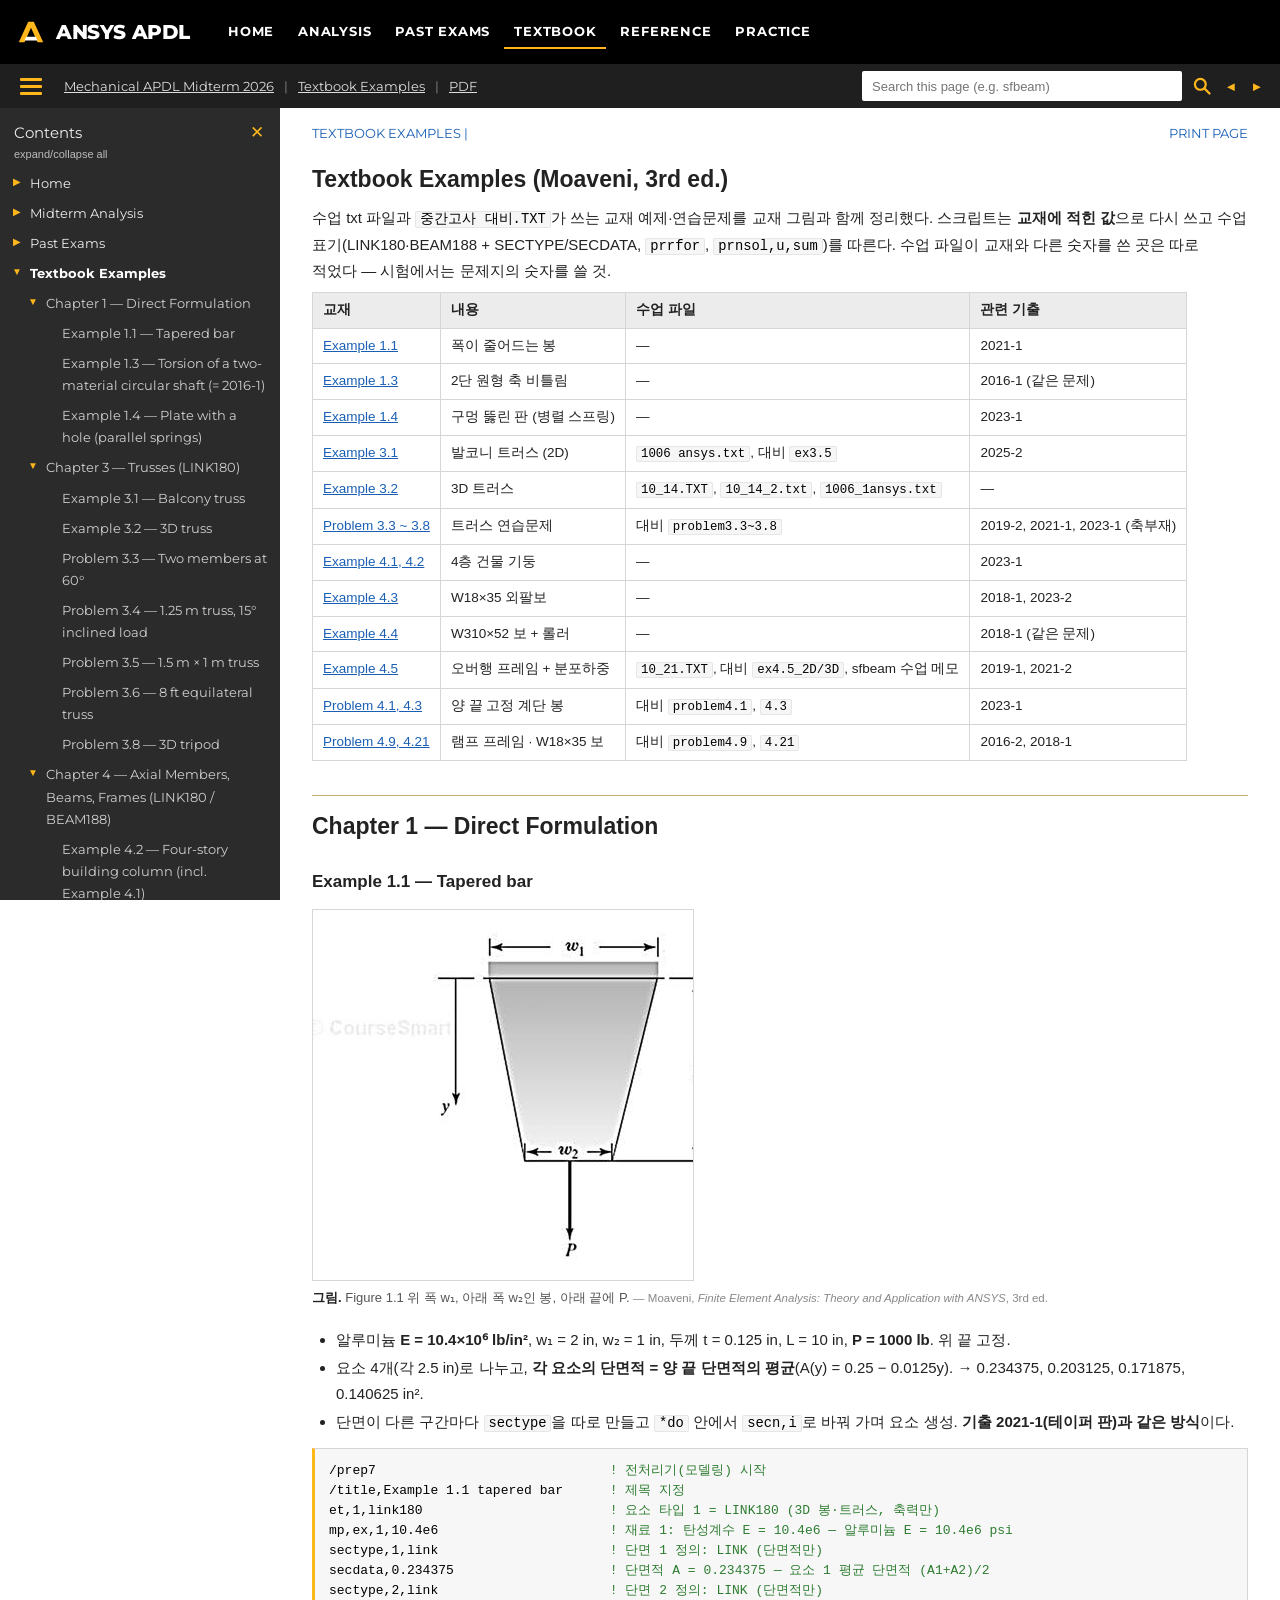
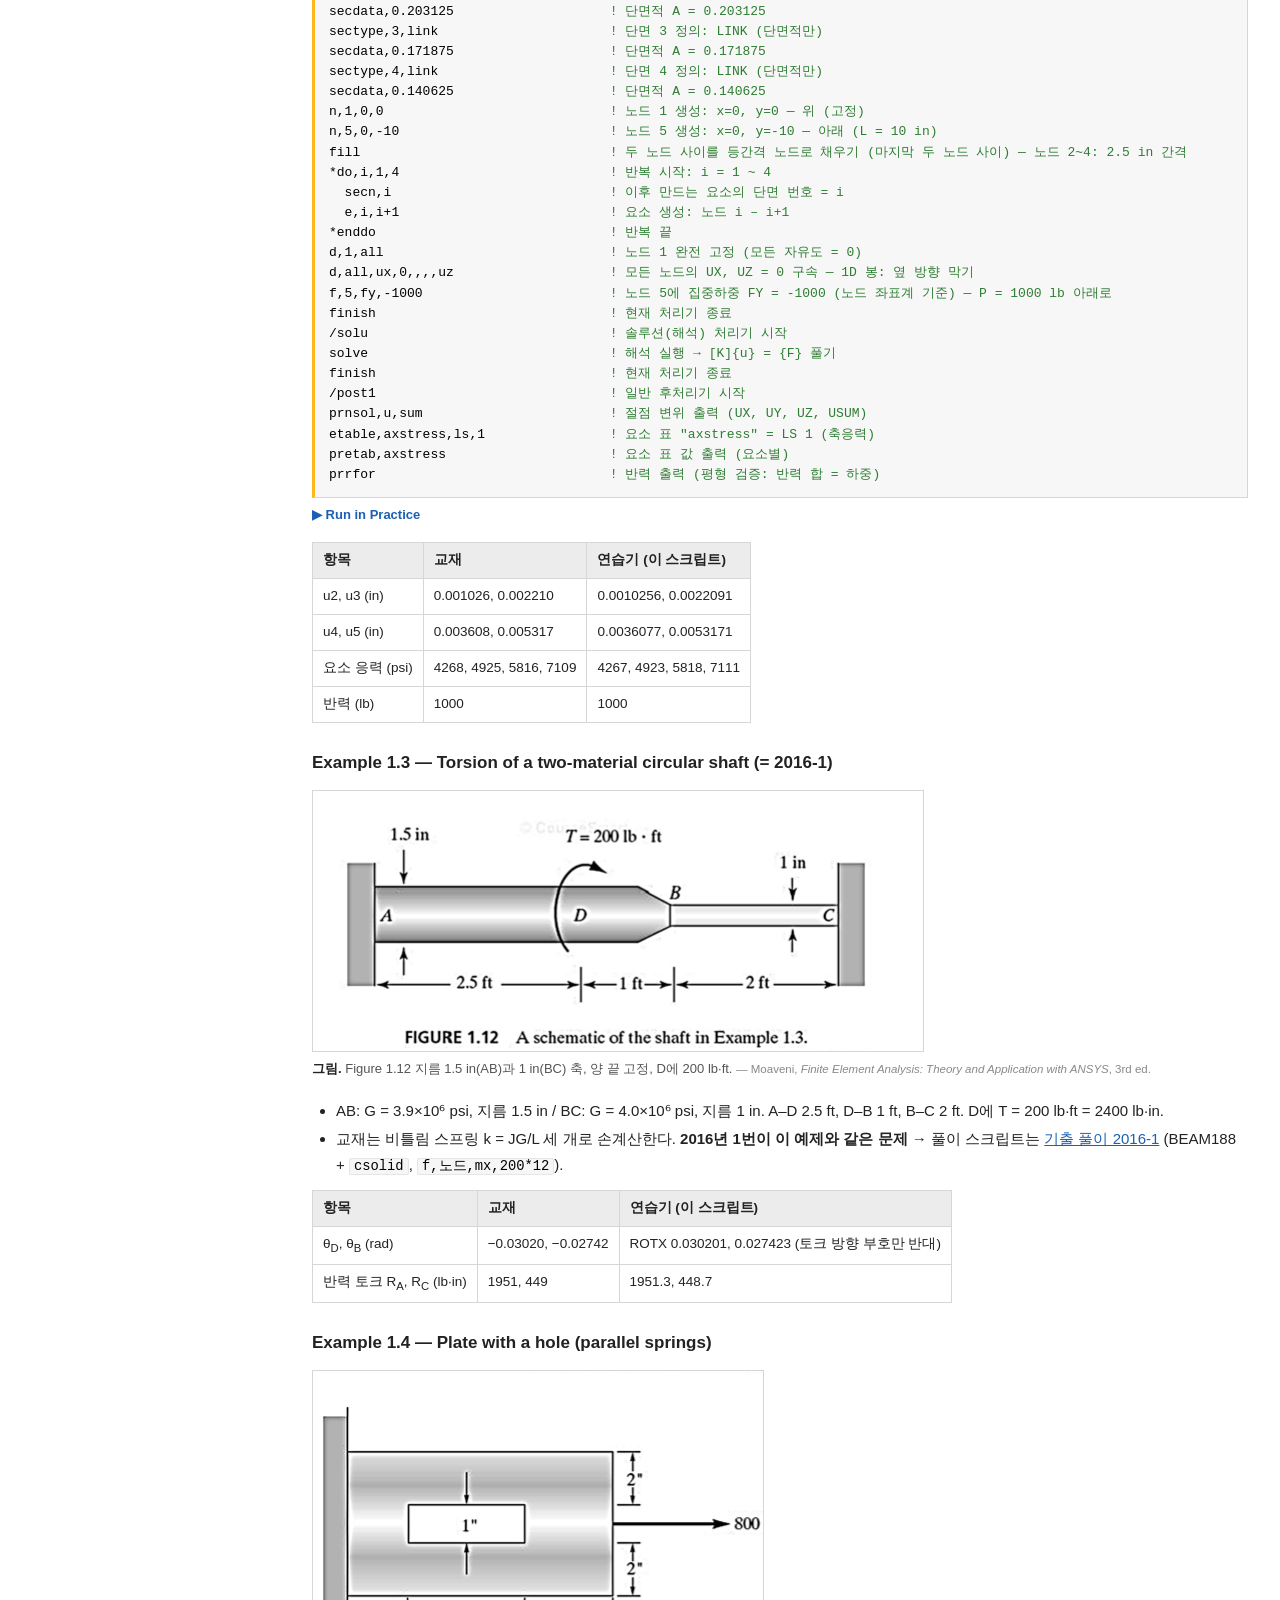
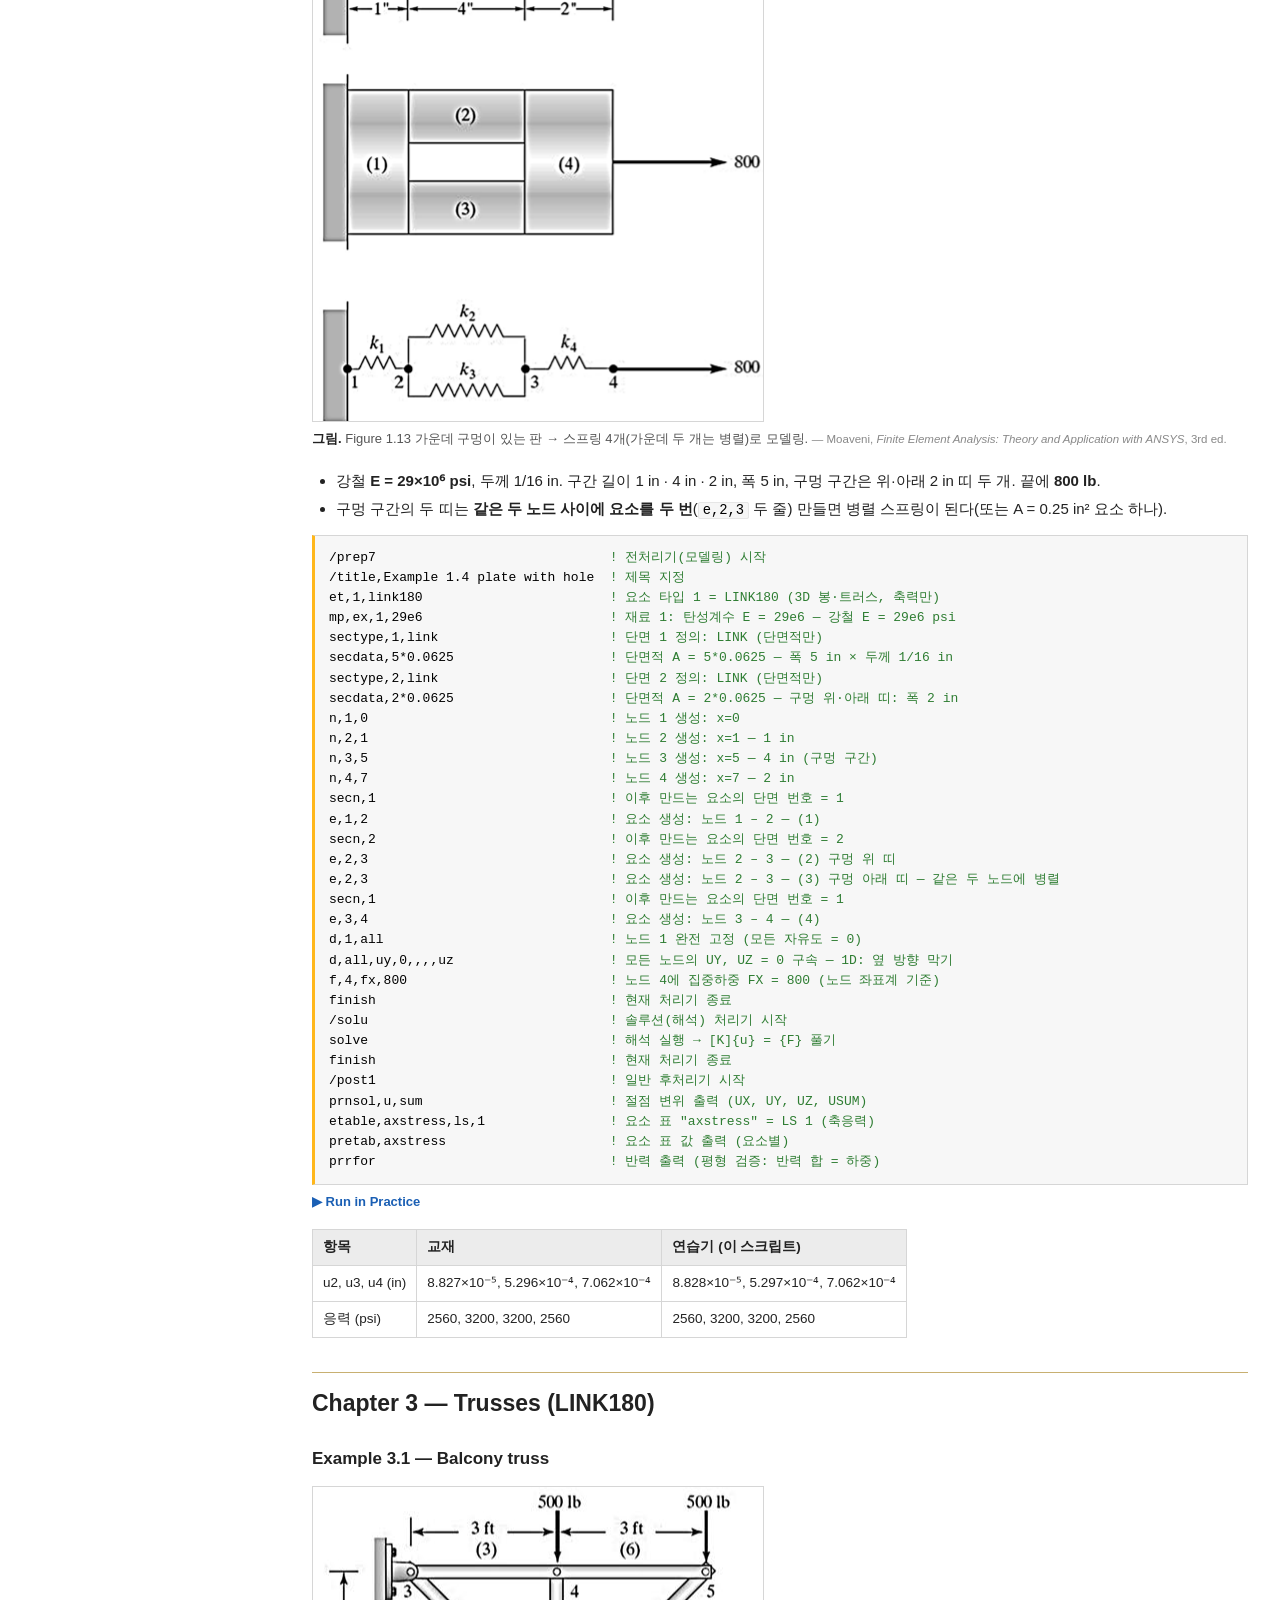
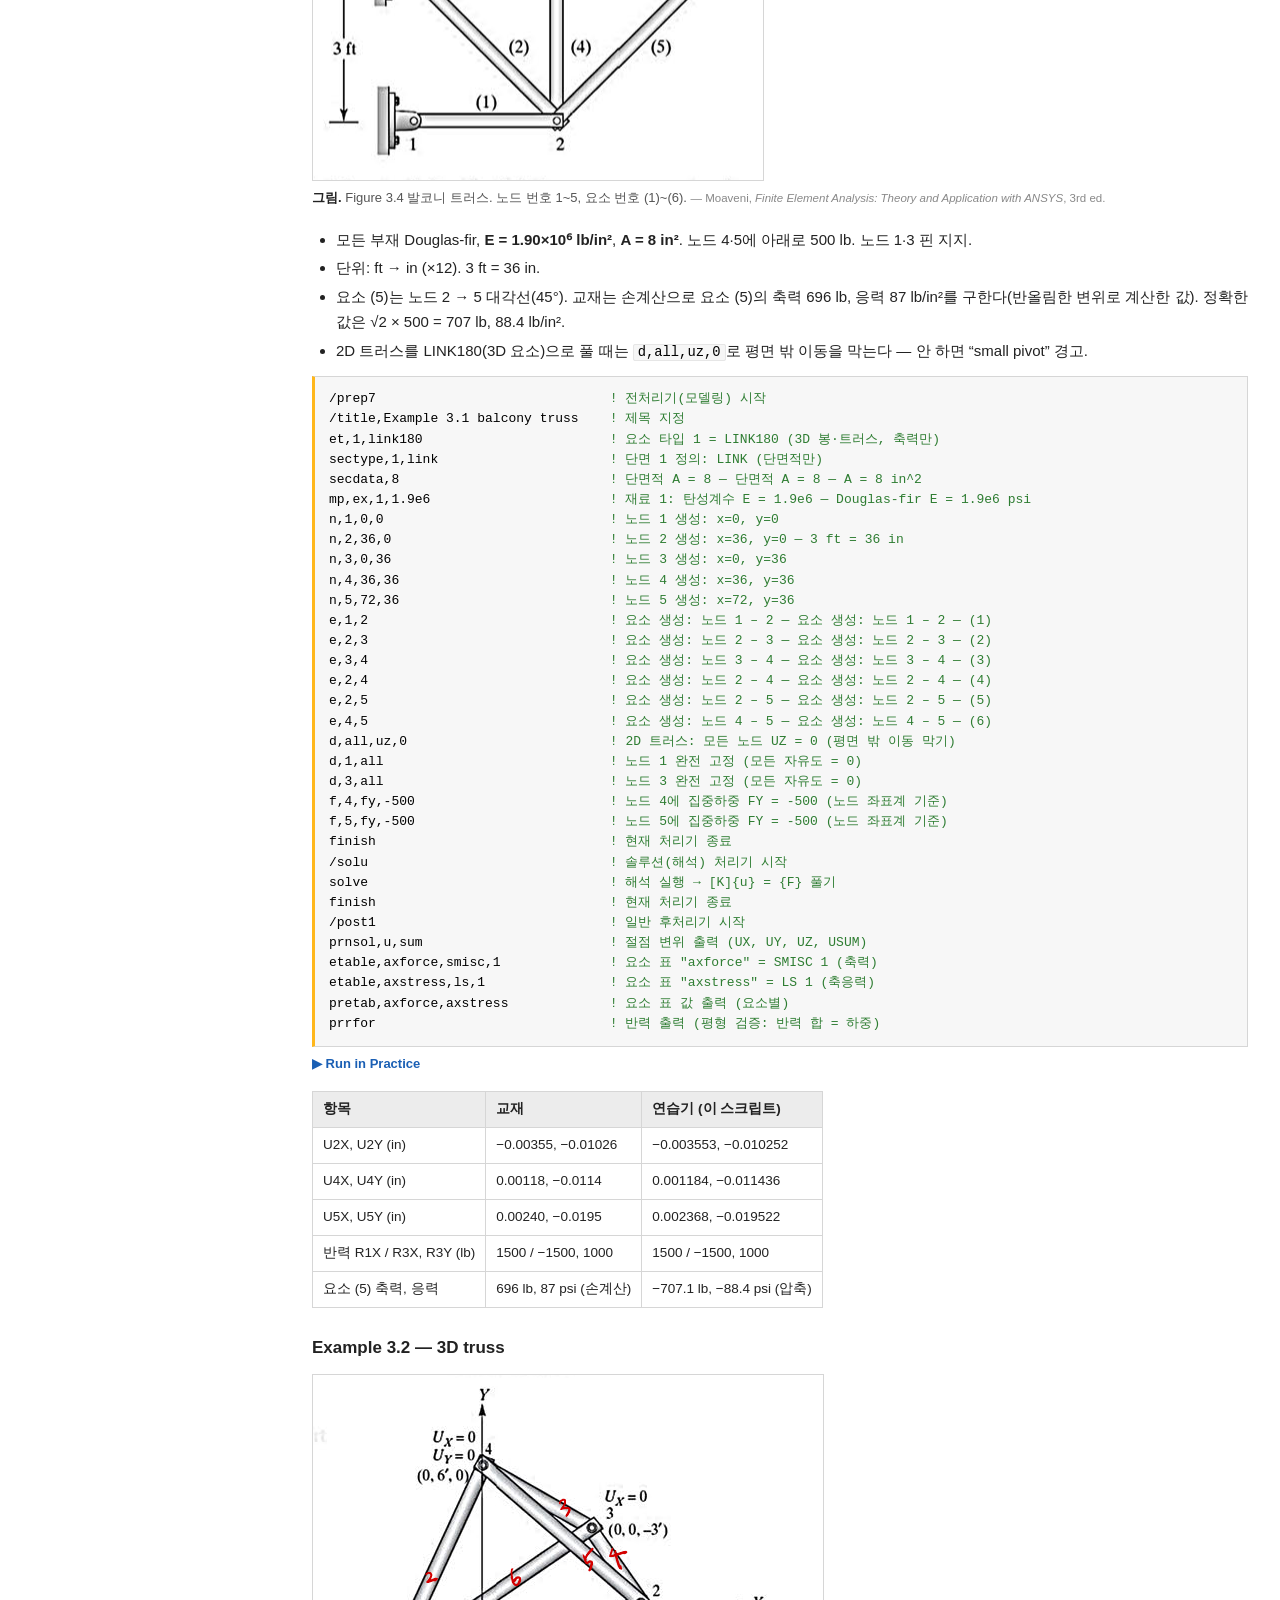
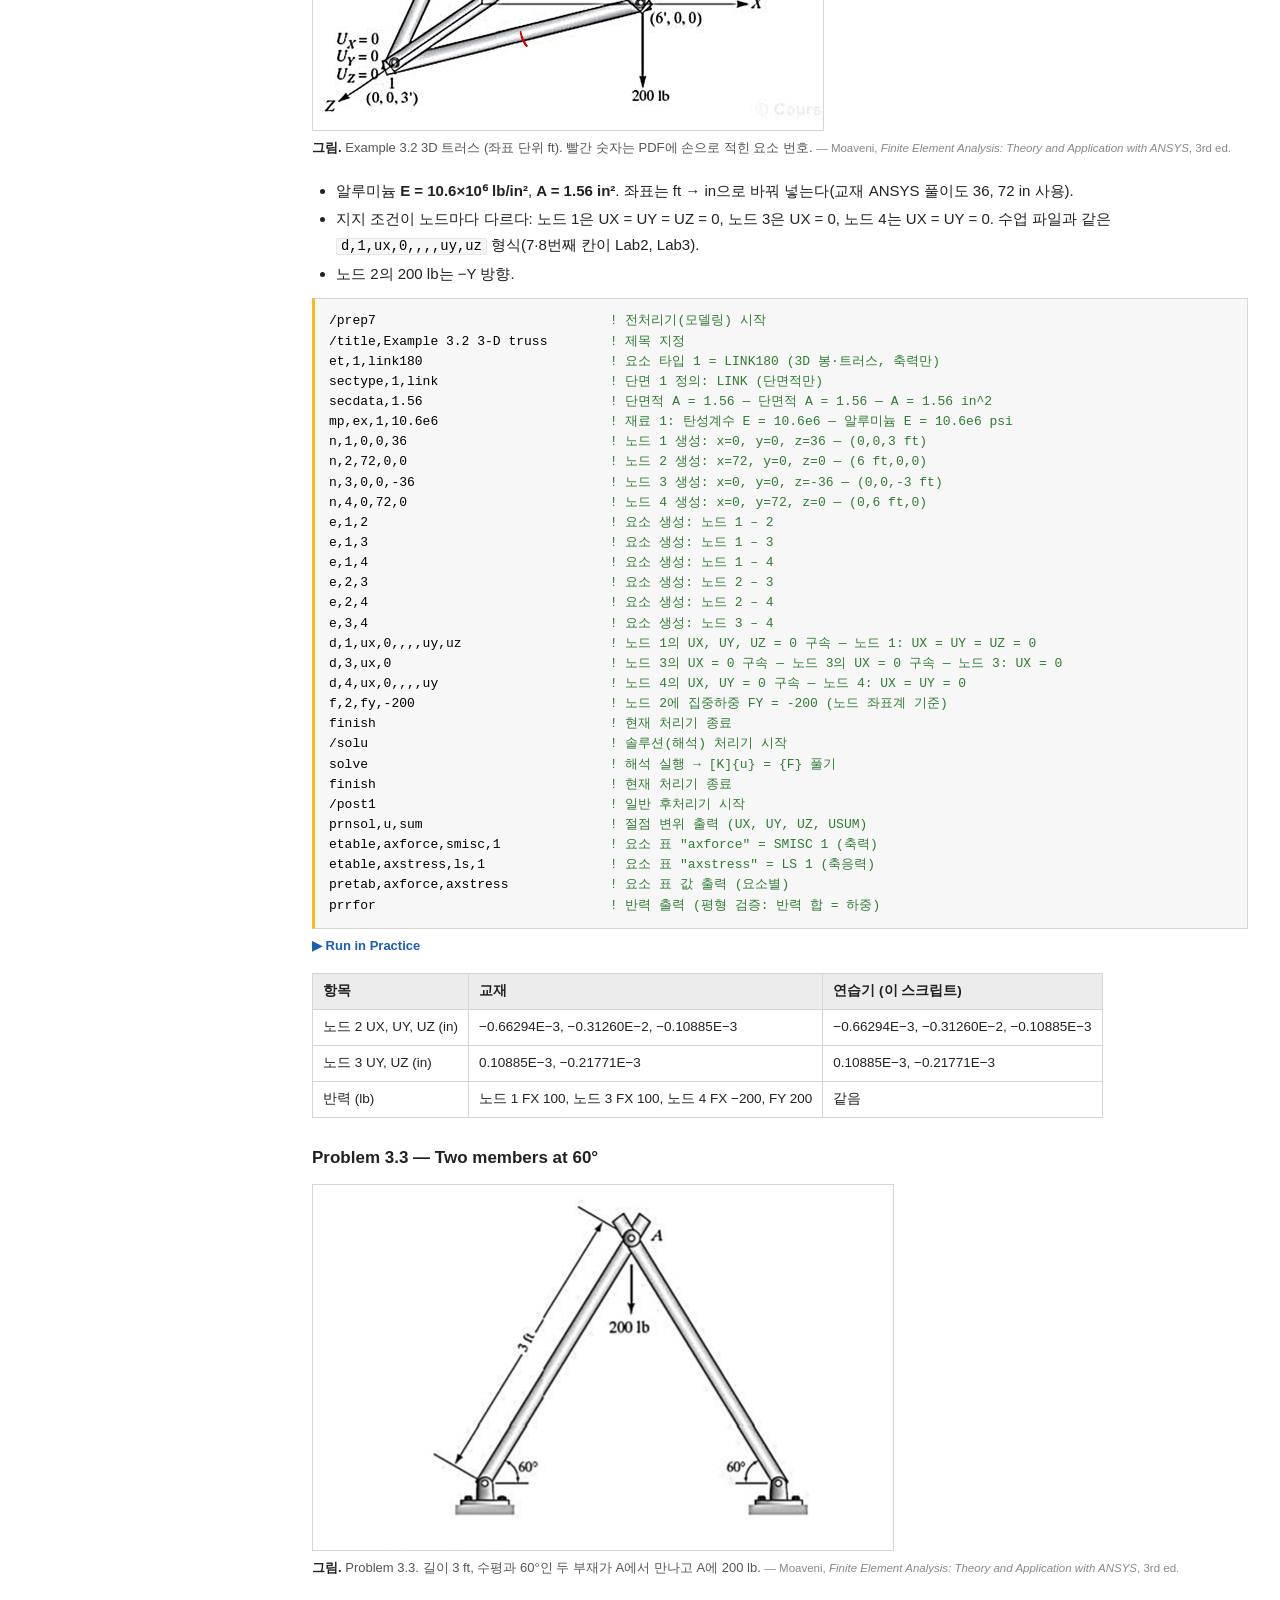
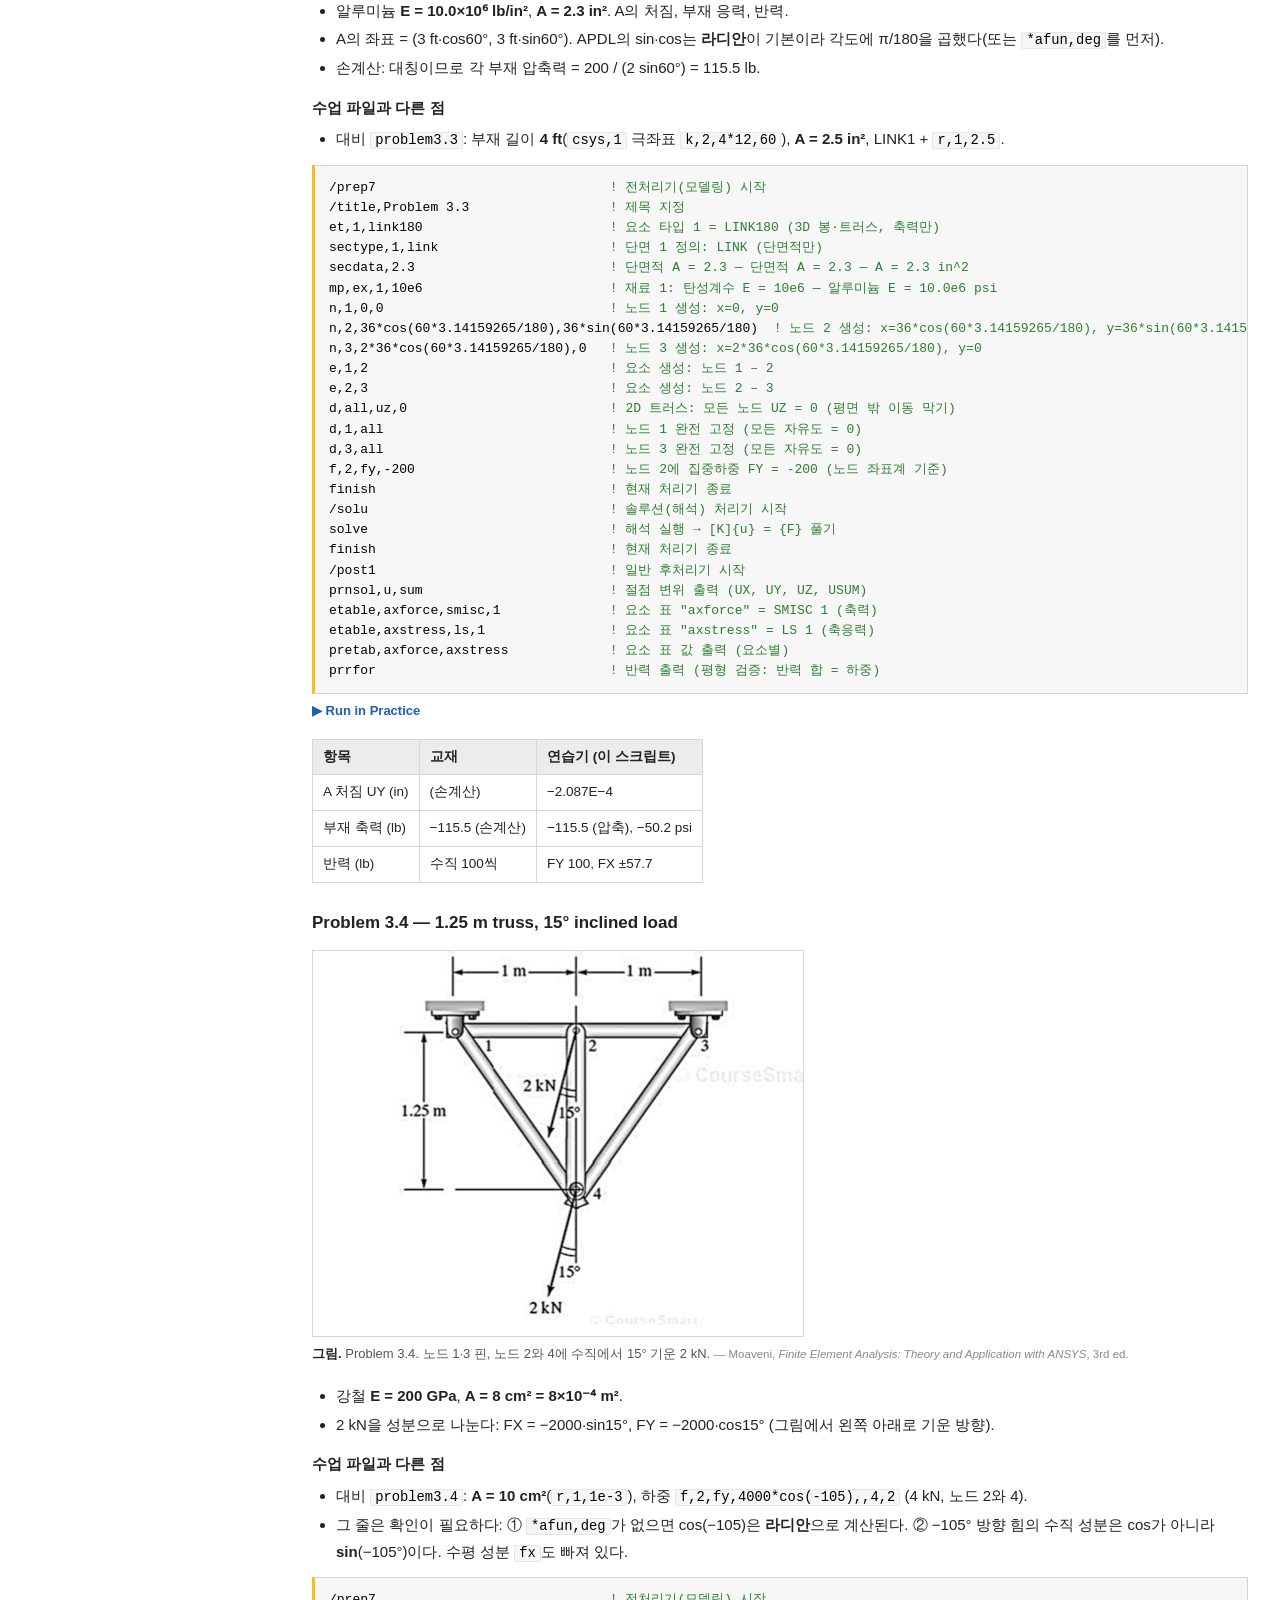
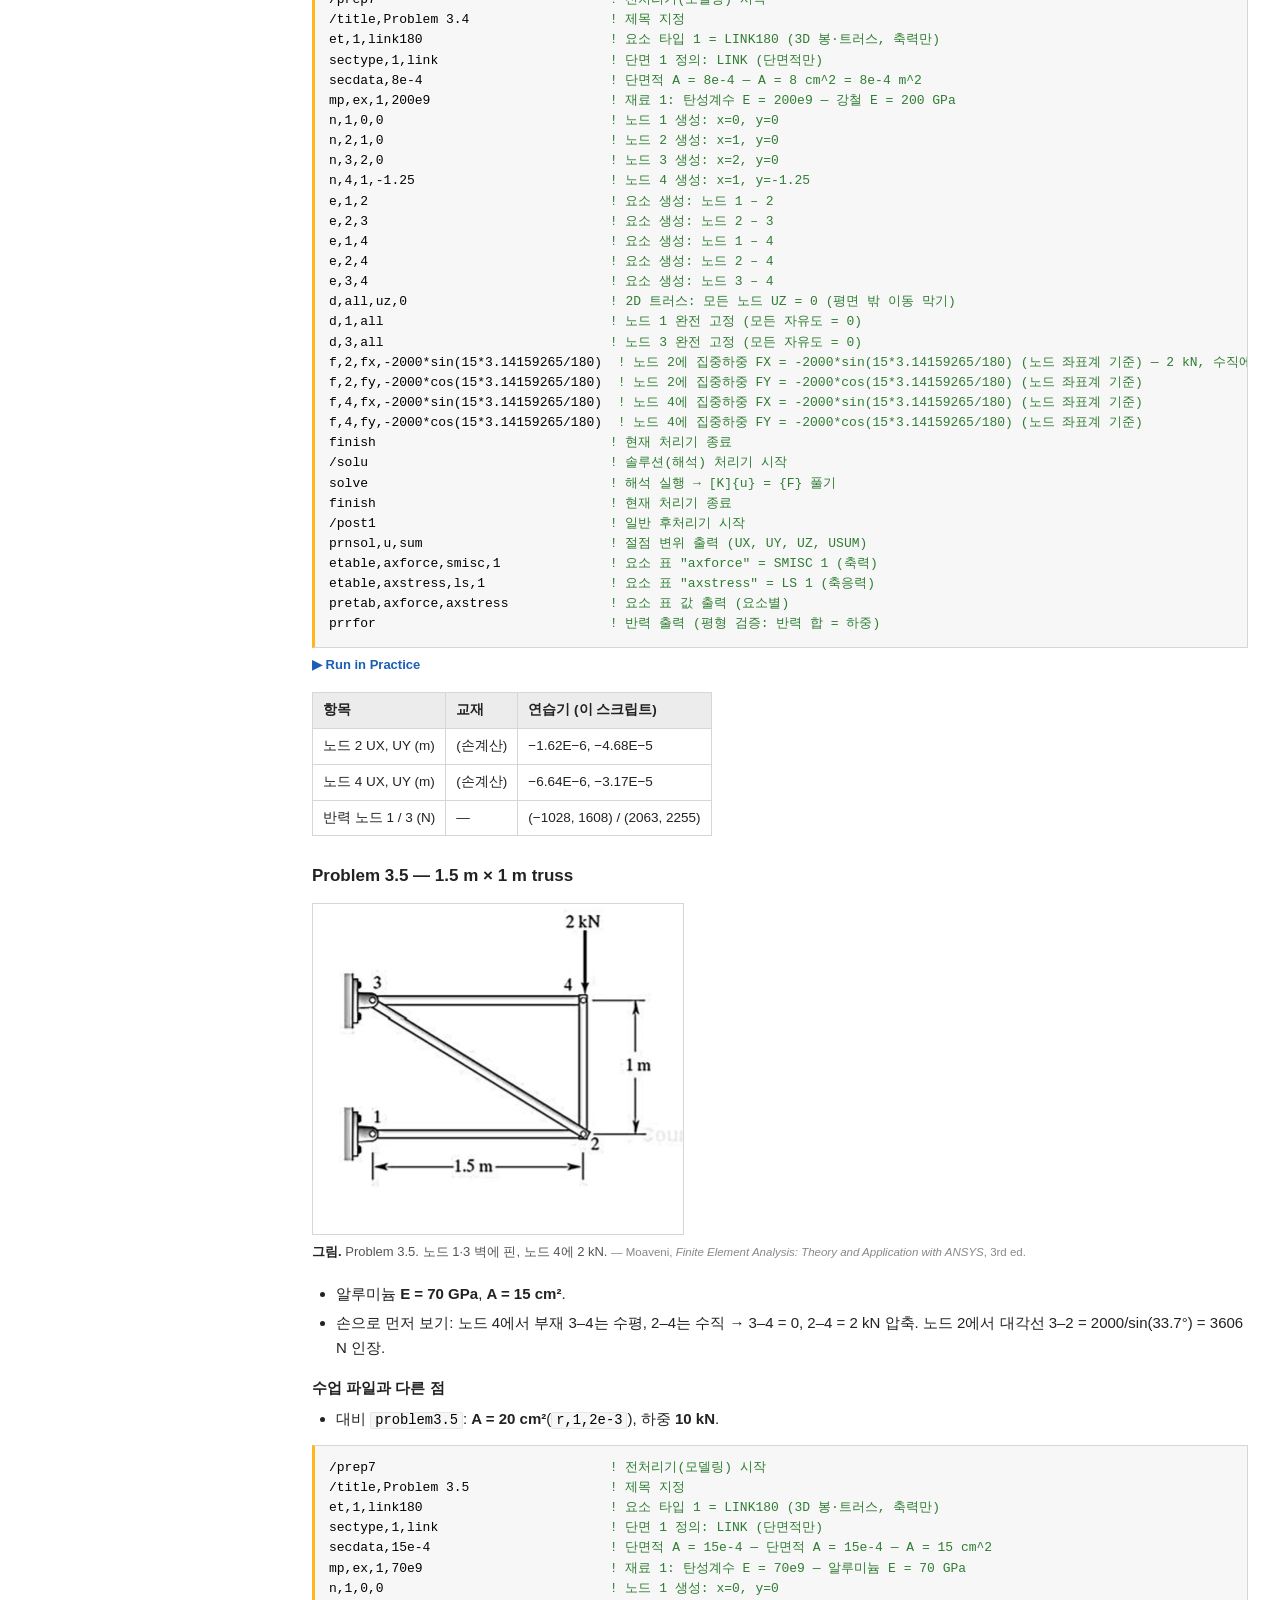
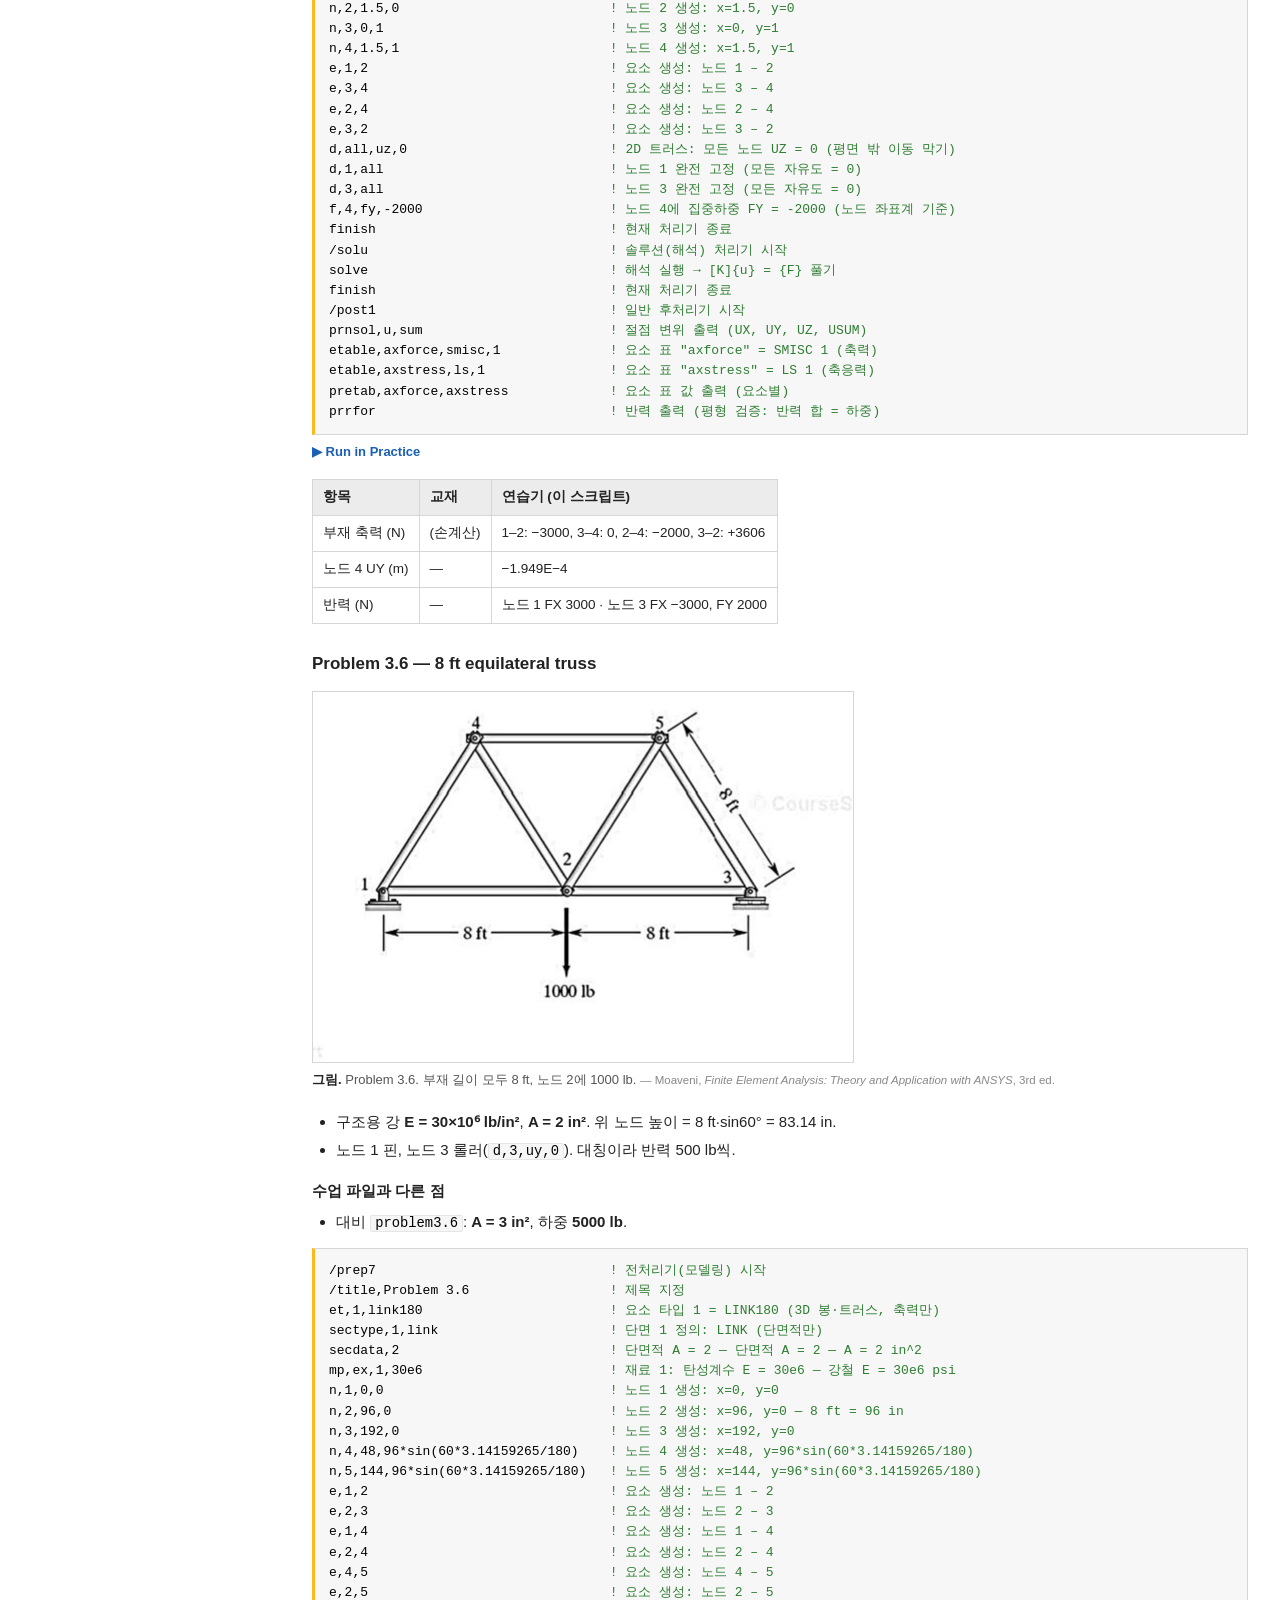
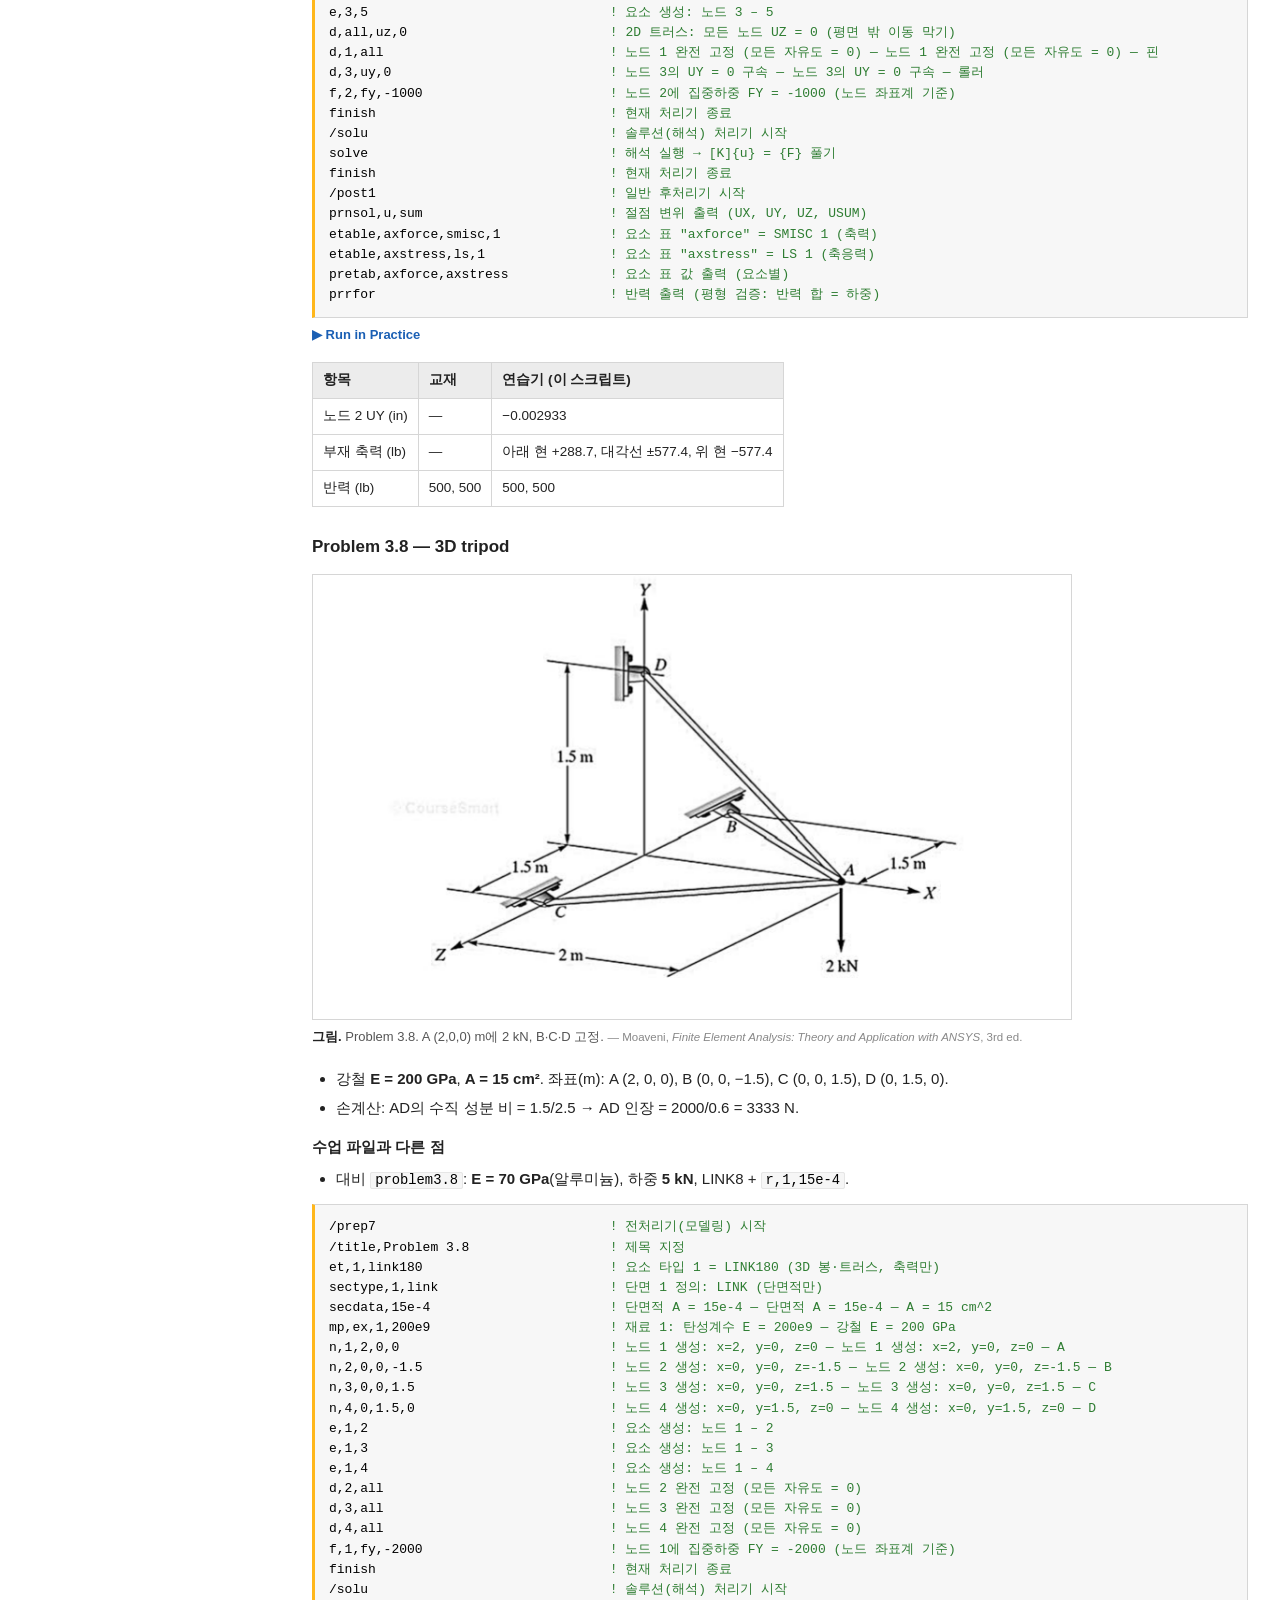
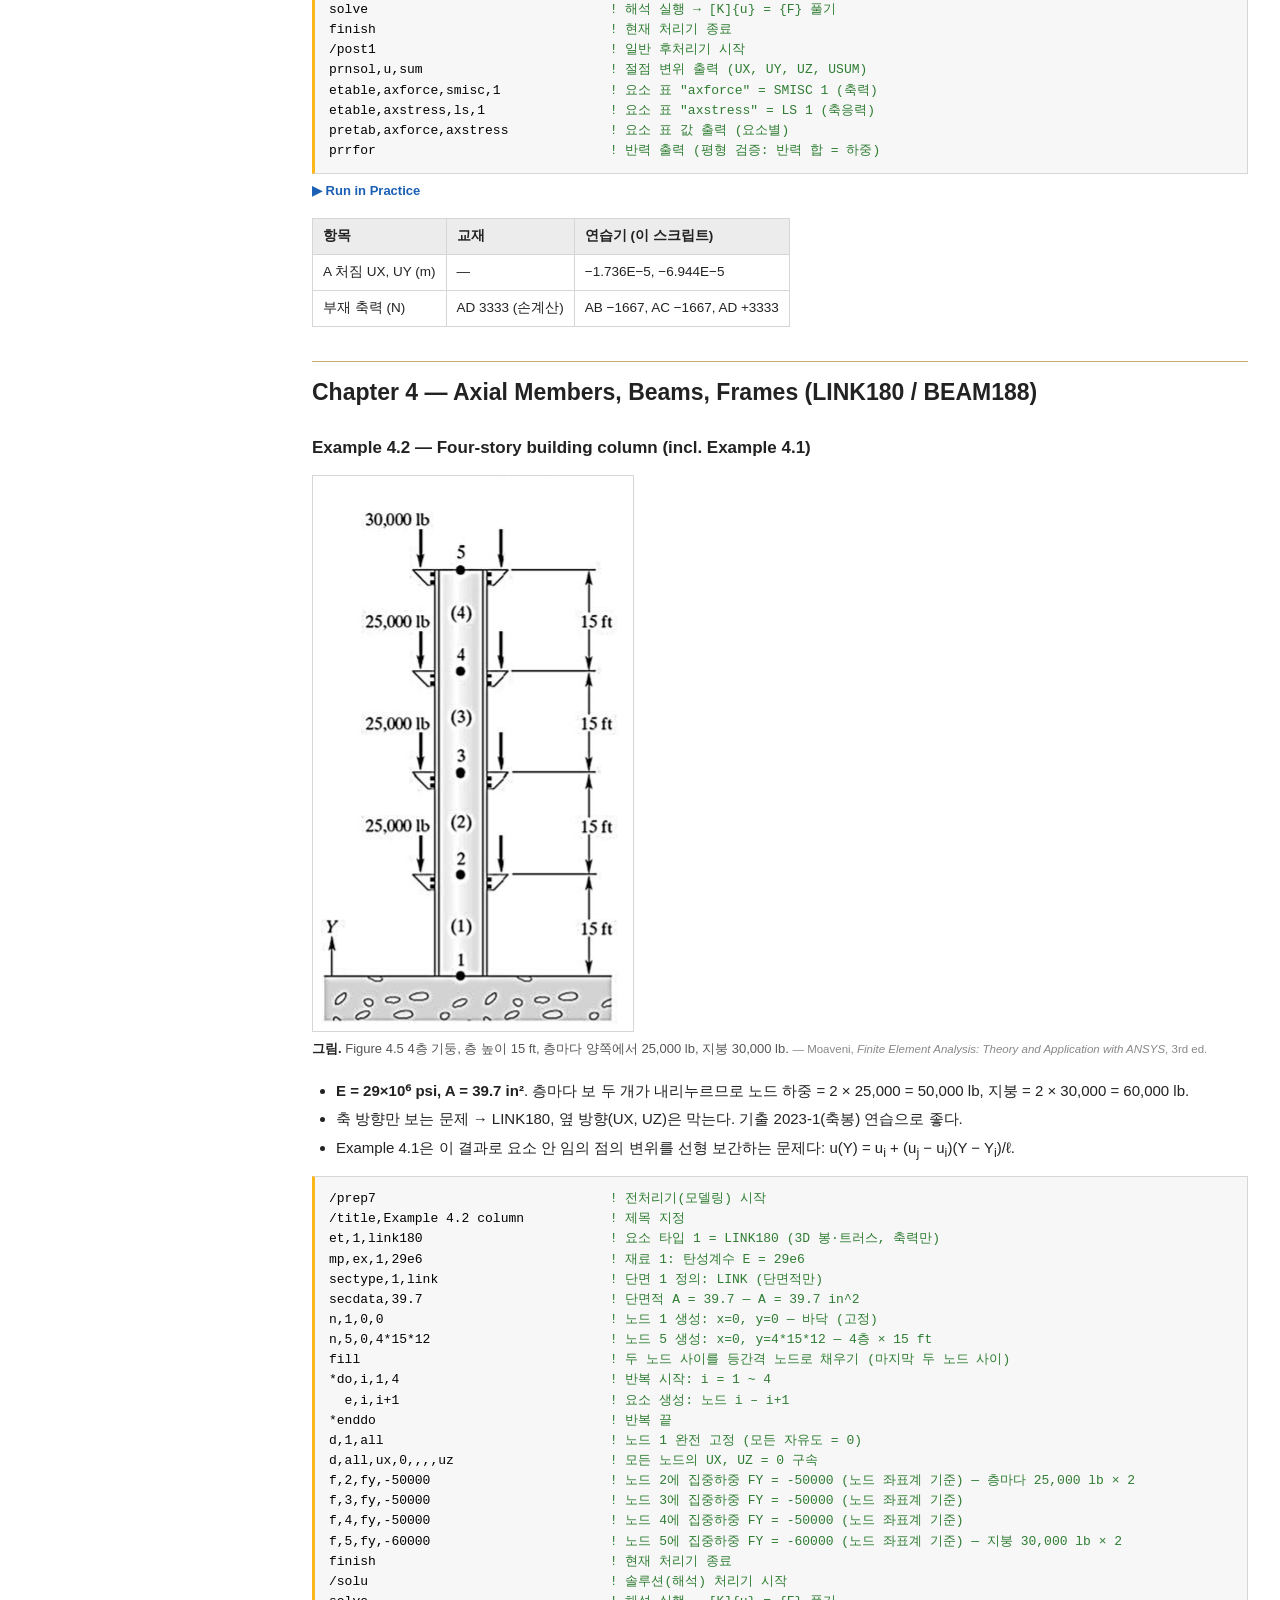
<file: textbook.html>
<!doctype html>
<html lang="en">
<head>
<meta charset="utf-8">
<meta name="viewport" content="width=device-width, initial-scale=1">
<meta name="robots" content="noindex">
<title>Textbook Examples · ANSYS APDL</title>
<meta name="description" content="Moaveni textbook examples and problems">
<link rel="preconnect" href="https://fonts.googleapis.com">
<link rel="preconnect" href="https://fonts.gstatic.com" crossorigin>
<link rel="stylesheet" href="https://fonts.googleapis.com/css2?family=Montserrat:wght@400;500;600;700;800&display=swap">
<link rel="stylesheet" href="style.css?v=20261019b">
</head>
<body>
<header class="hd">
  <a class="logo" href="apdl-home.html"><svg class="mk" viewBox="0 0 32 32" aria-hidden="true"><path d="M3 27 L13 5 h6 L29 27 h-6 l-7-15.5 L9 27z" fill="#ffb71b"/><path d="M11 21 h10 l2 4 H9z" fill="#fff"/></svg><span class="tx"><b>ANSYS APDL</b></span></a>
  <nav class="topnav" aria-label="Pages"><a href="apdl-home.html">Home</a><a href="trend.html">Analysis</a><a href="exams.html">Past Exams</a><a href="textbook.html" aria-current="page">Textbook</a><a href="ref.html">Reference</a><a href="apdl.html">Practice</a></nav>
</header>
<div class="sb">
  <button class="burger" type="button" id="burger" aria-label="Toggle contents"><span></span><span></span><span></span></button>
  <div class="crumbs"><a href="apdl-home.html">Mechanical APDL Midterm 2026</a><span class="sep">|</span><a href="textbook.html">Textbook Examples</a><span class="sep">|</span><a href="#" id="printlink">PDF</a></div>
  <form class="search" id="search" role="search">
    <input type="search" id="q" placeholder="Search this page (e.g. sfbeam)" aria-label="Search this page">
    <button class="ic" type="submit" aria-label="Search"><svg width="20" height="20" viewBox="0 0 24 24" aria-hidden="true"><circle cx="10" cy="10" r="6.5" fill="none" stroke="currentColor" stroke-width="2.6"/><path d="M15 15 L21 21" stroke="currentColor" stroke-width="2.8" stroke-linecap="round"/></svg></button>
    <span class="pn"><a href="exams.html" title="Previous page" aria-label="Previous page">◀</a><a href="ref.html" title="Next page" aria-label="Next page">▶</a></span>
  </form>
</div>
<div class="layout">
<aside class="side" id="side" aria-label="Contents">
  <div class="shd">Contents <span><button class="x" type="button" id="sbclose" aria-label="Close contents">✕</button></span></div>
  <button class="ec" type="button" id="ecall">expand/collapse all</button>
  <ul class="tree"><li class="closed"><div class="row"><button class="tw" type="button" aria-label="Expand">▶</button><a href="apdl-home.html">Home</a></div><ul><li class=""><div class="row"><span class="tw leaf">▶</span><a href="apdl-home.html#contents">Contents</a></div></li><li class=""><div class="row"><span class="tw leaf">▶</span><a href="apdl-home.html#matrix">Topics by Year</a></div></li><li class=""><div class="row"><span class="tw leaf">▶</span><a href="apdl-home.html#files">Source Files</a></div></li></ul></li><li class="closed"><div class="row"><button class="tw" type="button" aria-label="Expand">▶</button><a href="trend.html">Midterm Analysis</a></div><ul><li class=""><div class="row"><span class="tw leaf">▶</span><a href="trend.html#1-시험-형식">1. Exam Format</a></div></li><li class=""><div class="row"><span class="tw leaf">▶</span><a href="trend.html#2-연도별-출제-내용">2. Contents by Year</a></div></li><li class=""><div class="row"><span class="tw leaf">▶</span><a href="trend.html#3-경향-분석">3. Trend Analysis</a></div></li><li class=""><div class="row"><span class="tw leaf">▶</span><a href="trend.html#4-공부법">4. How to Study</a></div></li></ul></li><li class="closed"><div class="row"><button class="tw" type="button" aria-label="Expand">▶</button><a href="exams.html">Past Exams</a></div><ul><li class="closed"><div class="row"><button class="tw" type="button" aria-label="Expand">▼</button><a href="exams.html#y2016">2016 Midterm (Oct. 27, 2016)</a></div><ul><li><div class="row"><span class="tw leaf">▶</span><a href="exams.html#p2016-1">Problem 1 — Torsion of a two-step circular shaft (BEAM188, CSOLID)</a></div></li><li><div class="row"><span class="tw leaf">▶</span><a href="exams.html#p2016-2">Problem 2 — Fixed-fixed beam + center spring, minimum k (BEAM188 + LINK180)</a></div></li></ul></li><li class="closed"><div class="row"><button class="tw" type="button" aria-label="Expand">▼</button><a href="exams.html#y2018">2018 Midterm (Oct. 23, 2018)</a></div><ul><li><div class="row"><span class="tw leaf">▶</span><a href="exams.html#p2018-1">Problem 1 — W310×52 beam, roller → spring (BEAM188 + LINK180)</a></div></li><li><div class="row"><span class="tw leaf">▶</span><a href="exams.html#p2018-2">Problem 2 — Building a 2D area (Boolean)</a></div></li></ul></li><li class="closed"><div class="row"><button class="tw" type="button" aria-label="Expand">▼</button><a href="exams.html#y2019">2019 Midterm (reconstructed from solution script)</a></div><ul><li><div class="row"><span class="tw leaf">▶</span><a href="exams.html#p2019-1">Problem 1 — Example 4.5 overhang frame, I-section (BEAM188)</a></div></li><li><div class="row"><span class="tw leaf">▶</span><a href="exams.html#p2019-2">Problem 2 — Stepped bar (LINK180)</a></div></li><li><div class="row"><span class="tw leaf">▶</span><a href="exams.html#p2019-3">Problem 3 — Symmetric lines with a local CS and LSYMM</a></div></li></ul></li><li class="closed"><div class="row"><button class="tw" type="button" aria-label="Expand">▼</button><a href="exams.html#y2021">2021 Midterm (Oct. 27, 2021)</a></div><ul><li><div class="row"><span class="tw leaf">▶</span><a href="exams.html#p2021-1">Problem 1 — Tapered plate, prescribed displacement δ (LINK180)</a></div></li><li><div class="row"><span class="tw leaf">▶</span><a href="exams.html#p2021-2">Problem 2 — Two-material overhang frame, C-channel, triangular load (BEAM188)</a></div></li></ul></li><li class="closed"><div class="row"><button class="tw" type="button" aria-label="Expand">▼</button><a href="exams.html#y2023">2023 Midterm (Oct. 24, 2023)</a></div><ul><li><div class="row"><span class="tw leaf">▶</span><a href="exams.html#p2023-1">Problem 1 — Fixed-fixed composite axial bar (LINK180)</a></div></li><li><div class="row"><span class="tw leaf">▶</span><a href="exams.html#p2023-2">Problem 2 — C310×45 beam, triangular load, roller → spring (BEAM188 + LINK180)</a></div></li></ul></li><li class="closed"><div class="row"><button class="tw" type="button" aria-label="Expand">▼</button><a href="exams.html#y2025">2025 Midterm (Oct. 21, 2025)</a></div><ul><li><div class="row"><span class="tw leaf">▶</span><a href="exams.html#p2025-1">Problem 1 — Local cylindrical CS + NGEN + EGEN (PLANE182)</a></div></li><li><div class="row"><span class="tw leaf">▶</span><a href="exams.html#p2025-2">Problem 2 — Balcony truss, inclined load without trig (NROTAT / NMODIF)</a></div></li><li><div class="row"><span class="tw leaf">▶</span><a href="exams.html#p2025-3">Problem 3 — W8×67 + C9×20 L-shaped beam, SECOFFSET, torsion (BEAM188)</a></div></li></ul></li></ul></li><li class="cur"><div class="row"><button class="tw" type="button" aria-label="Expand">▼</button><a href="textbook.html">Textbook Examples</a></div><ul><li class=""><div class="row"><button class="tw" type="button" aria-label="Expand">▼</button><a href="textbook.html#ch1">Chapter 1 — Direct Formulation</a></div><ul><li><div class="row"><span class="tw leaf">▶</span><a href="textbook.html#ex1-1">Example 1.1 — Tapered bar</a></div></li><li><div class="row"><span class="tw leaf">▶</span><a href="textbook.html#ex1-3">Example 1.3 — Torsion of a two-material circular shaft (= 2016-1)</a></div></li><li><div class="row"><span class="tw leaf">▶</span><a href="textbook.html#ex1-4">Example 1.4 — Plate with a hole (parallel springs)</a></div></li></ul></li><li class=""><div class="row"><button class="tw" type="button" aria-label="Expand">▼</button><a href="textbook.html#ch3">Chapter 3 — Trusses (LINK180)</a></div><ul><li><div class="row"><span class="tw leaf">▶</span><a href="textbook.html#ex3-1">Example 3.1 — Balcony truss</a></div></li><li><div class="row"><span class="tw leaf">▶</span><a href="textbook.html#ex3-2">Example 3.2 — 3D truss</a></div></li><li><div class="row"><span class="tw leaf">▶</span><a href="textbook.html#p3-3">Problem 3.3 — Two members at 60°</a></div></li><li><div class="row"><span class="tw leaf">▶</span><a href="textbook.html#p3-4">Problem 3.4 — 1.25 m truss, 15° inclined load</a></div></li><li><div class="row"><span class="tw leaf">▶</span><a href="textbook.html#p3-5">Problem 3.5 — 1.5 m × 1 m truss</a></div></li><li><div class="row"><span class="tw leaf">▶</span><a href="textbook.html#p3-6">Problem 3.6 — 8 ft equilateral truss</a></div></li><li><div class="row"><span class="tw leaf">▶</span><a href="textbook.html#p3-8">Problem 3.8 — 3D tripod</a></div></li></ul></li><li class=""><div class="row"><button class="tw" type="button" aria-label="Expand">▼</button><a href="textbook.html#ch4">Chapter 4 — Axial Members, Beams, Frames (LINK180 / BEAM188)</a></div><ul><li><div class="row"><span class="tw leaf">▶</span><a href="textbook.html#ex4-2">Example 4.2 — Four-story building column (incl. Example 4.1)</a></div></li><li><div class="row"><span class="tw leaf">▶</span><a href="textbook.html#ex4-3">Example 4.3 — W18×35 cantilever balcony beam</a></div></li><li><div class="row"><span class="tw leaf">▶</span><a href="textbook.html#ex4-4">Example 4.4 — W310×52 beam + roller (= 2018-1)</a></div></li><li><div class="row"><span class="tw leaf">▶</span><a href="textbook.html#ex4-5">Example 4.5 — Overhang frame</a></div></li><li><div class="row"><span class="tw leaf">▶</span><a href="textbook.html#p4-1">Problem 4.1 — Fixed-fixed stepped bar</a></div></li><li><div class="row"><span class="tw leaf">▶</span><a href="textbook.html#p4-3">Problem 4.3 — Three-segment bar, two loads</a></div></li><li><div class="row"><span class="tw leaf">▶</span><a href="textbook.html#p4-9">Problem 4.9 — Ramp frame (square tube)</a></div></li><li><div class="row"><span class="tw leaf">▶</span><a href="textbook.html#p4-21">Problem 4.21 — W18×35 simply supported beam</a></div></li></ul></li></ul></li><li class="closed"><div class="row"><button class="tw" type="button" aria-label="Expand">▶</button><a href="ref.html">Command Reference</a></div><ul><li class=""><div class="row"><span class="tw leaf">▶</span><a href="ref.html#0-기본-틀-모든-문제-공통">0. Basic Template</a></div></li><li class=""><div class="row"><span class="tw leaf">▶</span><a href="ref.html#1-요소-요약">1. Elements</a></div></li><li class=""><div class="row"><span class="tw leaf">▶</span><a href="ref.html#2-단면-sectype-secdata">2. Sections (SECTYPE / SECDATA)</a></div></li><li class=""><div class="row"><span class="tw leaf">▶</span><a href="ref.html#3-beam188-방향-가장-많이-헷갈림">3. BEAM188 Orientation — K Node</a></div></li><li class=""><div class="row"><span class="tw leaf">▶</span><a href="ref.html#4-sfbeam-보-분포하중">4. SFBEAM (Beam Surface Loads)</a></div></li><li class=""><div class="row"><span class="tw leaf">▶</span><a href="ref.html#5-형상-만들기-solid-modeling">5. Solid Modeling</a></div></li><li class=""><div class="row"><span class="tw leaf">▶</span><a href="ref.html#6-메쉬">6. Meshing</a></div></li><li class=""><div class="row"><span class="tw leaf">▶</span><a href="ref.html#7-노드-요소-직접-생성-direct-generation">7. Direct Generation</a></div></li><li class=""><div class="row"><span class="tw leaf">▶</span><a href="ref.html#8-경계조건-하중">8. Boundary Conditions · Loads</a></div></li><li class=""><div class="row"><span class="tw leaf">▶</span><a href="ref.html#9-후처리">9. Postprocessing</a></div></li><li class=""><div class="row"><span class="tw leaf">▶</span><a href="ref.html#10-apdl-파라미터-함수">10. APDL Parameters / Functions</a></div></li><li class=""><div class="row"><span class="tw leaf">▶</span><a href="ref.html#11-확인-선택-삭제-ansys-help">11. Check · Select · Delete (ANSYS Help)</a></div></li><li class=""><div class="row"><span class="tw leaf">▶</span><a href="ref.html#12-beam188-keyopt-ansys-help">12. Element KEYOPT (ANSYS Help)</a></div></li></ul></li><li class="closed"><div class="row"><button class="tw" type="button" aria-label="Expand">▶</button><a href="apdl.html">APDL Practice</a></div><ul><li class=""><div class="row"><span class="tw leaf">▶</span><a href="apdl.html#howto">How to Use</a></div></li><li class=""><div class="row"><span class="tw leaf">▶</span><a href="apdl.html#support">Supported Commands (midterm scope)</a></div></li></ul></li></ul>
</aside>
<main class="content">
  <div class="ctop"><a href="textbook.html">Textbook Examples |</a><button class="pr" type="button" id="printbtn">Print page</button></div>
<h1 id="top">Textbook Examples (Moaveni, 3rd ed.)</h1>
<p class="cmd-desc">수업 txt 파일과 <code>중간고사 대비.TXT</code>가 쓰는 교재 예제·연습문제를 교재 그림과 함께 정리했다. 스크립트는 <b>교재에 적힌 값</b>으로 다시 쓰고 수업 표기(LINK180·BEAM188 + SECTYPE/SECDATA, <code>prrfor</code>, <code>prnsol,u,sum</code>)를 따른다. 수업 파일이 교재와 다른 숫자를 쓴 곳은 따로 적었다 — 시험에서는 문제지의 숫자를 쓸 것.</p>
<table><tr><th>교재</th><th>내용</th><th>수업 파일</th><th>관련 기출</th></tr>
<tr><td><a href="#ex1-1">Example 1.1</a></td><td>폭이 줄어드는 봉</td><td>—</td><td>2021-1</td></tr>
<tr><td><a href="#ex1-3">Example 1.3</a></td><td>2단 원형 축 비틀림</td><td>—</td><td>2016-1 (같은 문제)</td></tr>
<tr><td><a href="#ex1-4">Example 1.4</a></td><td>구멍 뚫린 판 (병렬 스프링)</td><td>—</td><td>2023-1</td></tr>
<tr><td><a href="#ex3-1">Example 3.1</a></td><td>발코니 트러스 (2D)</td><td><code>1006 ansys.txt</code>, 대비 <code>ex3.5</code></td><td>2025-2</td></tr>
<tr><td><a href="#ex3-2">Example 3.2</a></td><td>3D 트러스</td><td><code>10_14.TXT</code>, <code>10_14_2.txt</code>, <code>1006_1ansys.txt</code></td><td>—</td></tr>
<tr><td><a href="#p3-3">Problem 3.3 ~ 3.8</a></td><td>트러스 연습문제</td><td>대비 <code>problem3.3~3.8</code></td><td>2019-2, 2021-1, 2023-1 (축부재)</td></tr>
<tr><td><a href="#ex4-2">Example 4.1, 4.2</a></td><td>4층 건물 기둥</td><td>—</td><td>2023-1</td></tr>
<tr><td><a href="#ex4-3">Example 4.3</a></td><td>W18×35 외팔보</td><td>—</td><td>2018-1, 2023-2</td></tr>
<tr><td><a href="#ex4-4">Example 4.4</a></td><td>W310×52 보 + 롤러</td><td>—</td><td>2018-1 (같은 문제)</td></tr>
<tr><td><a href="#ex4-5">Example 4.5</a></td><td>오버행 프레임 + 분포하중</td><td><code>10_21.TXT</code>, 대비 <code>ex4.5_2D/3D</code>, sfbeam 수업 메모</td><td>2019-1, 2021-2</td></tr>
<tr><td><a href="#p4-1">Problem 4.1, 4.3</a></td><td>양 끝 고정 계단 봉</td><td>대비 <code>problem4.1</code>, <code>4.3</code></td><td>2023-1</td></tr>
<tr><td><a href="#p4-9">Problem 4.9, 4.21</a></td><td>램프 프레임 · W18×35 보</td><td>대비 <code>problem4.9</code>, <code>4.21</code></td><td>2016-2, 2018-1</td></tr>
</table>

<h2 id="ch1">Chapter 1 — Direct Formulation</h2>
<h3 id="ex1-1">Example 1.1 — Tapered bar</h3><figure class="fig book"><img src="img/book/ex1-1.png" alt="위는 넓고 아래로 좁아지는 판 형태의 봉, 아래 끝에 하중 P" loading="lazy"><figcaption>Figure 1.1 위 폭 w₁, 아래 폭 w₂인 봉, 아래 끝에 P. <span class="src">— Moaveni, <i>Finite Element Analysis: Theory and Application with ANSYS</i>, 3rd ed.</span></figcaption></figure><ul><li>알루미늄 <b>E = 10.4×10⁶ lb/in²</b>, w₁ = 2 in, w₂ = 1 in, 두께 t = 0.125 in, L = 10 in, <b>P = 1000 lb</b>. 위 끝 고정.</li>
<li>요소 4개(각 2.5 in)로 나누고, <b>각 요소의 단면적 = 양 끝 단면적의 평균</b>(A(y) = 0.25 − 0.0125y). → 0.234375, 0.203125, 0.171875, 0.140625 in².</li>
<li>단면이 다른 구간마다 <code>sectype</code>을 따로 만들고 <code>*do</code> 안에서 <code>secn,i</code>로 바꿔 가며 요소 생성. <b>기출 2021-1(테이퍼 판)과 같은 방식</b>이다.</li></ul><pre><code>/prep7                              <span class="c">! 전처리기(모델링) 시작</span>
/title,Example 1.1 tapered bar      <span class="c">! 제목 지정</span>
et,1,link180                        <span class="c">! 요소 타입 1 = LINK180 (3D 봉·트러스, 축력만)</span>
mp,ex,1,10.4e6                      <span class="c">! 재료 1: 탄성계수 E = 10.4e6 — 알루미늄 E = 10.4e6 psi</span>
sectype,1,link                      <span class="c">! 단면 1 정의: LINK (단면적만)</span>
secdata,0.234375                    <span class="c">! 단면적 A = 0.234375 — 요소 1 평균 단면적 (A1+A2)/2</span>
sectype,2,link                      <span class="c">! 단면 2 정의: LINK (단면적만)</span>
secdata,0.203125                    <span class="c">! 단면적 A = 0.203125</span>
sectype,3,link                      <span class="c">! 단면 3 정의: LINK (단면적만)</span>
secdata,0.171875                    <span class="c">! 단면적 A = 0.171875</span>
sectype,4,link                      <span class="c">! 단면 4 정의: LINK (단면적만)</span>
secdata,0.140625                    <span class="c">! 단면적 A = 0.140625</span>
n,1,0,0                             <span class="c">! 노드 1 생성: x=0, y=0 — 위 (고정)</span>
n,5,0,-10                           <span class="c">! 노드 5 생성: x=0, y=-10 — 아래 (L = 10 in)</span>
fill                                <span class="c">! 두 노드 사이를 등간격 노드로 채우기 (마지막 두 노드 사이) — 노드 2~4: 2.5 in 간격</span>
*do,i,1,4                           <span class="c">! 반복 시작: i = 1 ~ 4</span>
  secn,i                            <span class="c">! 이후 만드는 요소의 단면 번호 = i</span>
  e,i,i+1                           <span class="c">! 요소 생성: 노드 i – i+1</span>
*enddo                              <span class="c">! 반복 끝</span>
d,1,all                             <span class="c">! 노드 1 완전 고정 (모든 자유도 = 0)</span>
d,all,ux,0,,,,uz                    <span class="c">! 모든 노드의 UX, UZ = 0 구속 — 1D 봉: 옆 방향 막기</span>
f,5,fy,-1000                        <span class="c">! 노드 5에 집중하중 FY = -1000 (노드 좌표계 기준) — P = 1000 lb 아래로</span>
finish                              <span class="c">! 현재 처리기 종료</span>
/solu                               <span class="c">! 솔루션(해석) 처리기 시작</span>
solve                               <span class="c">! 해석 실행 → [K]{u} = {F} 풀기</span>
finish                              <span class="c">! 현재 처리기 종료</span>
/post1                              <span class="c">! 일반 후처리기 시작</span>
prnsol,u,sum                        <span class="c">! 절점 변위 출력 (UX, UY, UZ, USUM)</span>
etable,axstress,ls,1                <span class="c">! 요소 표 "axstress" = LS 1 (축응력)</span>
pretab,axstress                     <span class="c">! 요소 표 값 출력 (요소별)</span>
prrfor                              <span class="c">! 반력 출력 (평형 검증: 반력 합 = 하중)</span>
</code></pre>
<p class="runlink"><a href="apdl.html#code=[base64]">▶ Run in Practice</a></p><table class="res"><tr><th>항목</th><th>교재</th><th>연습기 (이 스크립트)</th></tr><tr><td>u2, u3 (in)</td><td>0.001026, 0.002210</td><td>0.0010256, 0.0022091</td></tr><tr><td>u4, u5 (in)</td><td>0.003608, 0.005317</td><td>0.0036077, 0.0053171</td></tr><tr><td>요소 응력 (psi)</td><td>4268, 4925, 5816, 7109</td><td>4267, 4923, 5818, 7111</td></tr><tr><td>반력 (lb)</td><td>1000</td><td>1000</td></tr></table>
<h3 id="ex1-3">Example 1.3 — Torsion of a two-material circular shaft (= 2016-1)</h3><figure class="fig book"><img src="img/book/ex1-3.png" alt="양 끝이 고정된 2단 원형 축, D에 비틀림 모멘트 200 lb·ft" loading="lazy"><figcaption>Figure 1.12 지름 1.5 in(AB)과 1 in(BC) 축, 양 끝 고정, D에 200 lb·ft. <span class="src">— Moaveni, <i>Finite Element Analysis: Theory and Application with ANSYS</i>, 3rd ed.</span></figcaption></figure><ul><li>AB: G = 3.9×10⁶ psi, 지름 1.5 in / BC: G = 4.0×10⁶ psi, 지름 1 in. A–D 2.5 ft, D–B 1 ft, B–C 2 ft. D에 T = 200 lb·ft = 2400 lb·in.</li>
<li>교재는 비틀림 스프링 k = JG/L 세 개로 손계산한다. <b>2016년 1번이 이 예제와 같은 문제</b> → 풀이 스크립트는 <a href="exams.html#p2016-1">기출 풀이 2016-1</a> (BEAM188 + <code>csolid</code>, <code>f,노드,mx,200*12</code>).</li></ul><table class="res"><tr><th>항목</th><th>교재</th><th>연습기 (이 스크립트)</th></tr><tr><td>θ<sub>D</sub>, θ<sub>B</sub> (rad)</td><td>−0.03020, −0.02742</td><td>ROTX 0.030201, 0.027423 (토크 방향 부호만 반대)</td></tr><tr><td>반력 토크 R<sub>A</sub>, R<sub>C</sub> (lb·in)</td><td>1951, 449</td><td>1951.3, 448.7</td></tr></table>
<h3 id="ex1-4">Example 1.4 — Plate with a hole (parallel springs)</h3><figure class="fig book"><img src="img/book/ex1-4.png" alt="구멍이 있는 판과 그것을 스프링 k1, 병렬 k2·k3, k4로 바꾼 모델, 끝에 800 lb" loading="lazy"><figcaption>Figure 1.13 가운데 구멍이 있는 판 → 스프링 4개(가운데 두 개는 병렬)로 모델링. <span class="src">— Moaveni, <i>Finite Element Analysis: Theory and Application with ANSYS</i>, 3rd ed.</span></figcaption></figure><ul><li>강철 <b>E = 29×10⁶ psi</b>, 두께 1/16 in. 구간 길이 1 in · 4 in · 2 in, 폭 5 in, 구멍 구간은 위·아래 2 in 띠 두 개. 끝에 <b>800 lb</b>.</li>
<li>구멍 구간의 두 띠는 <b>같은 두 노드 사이에 요소를 두 번</b>(<code>e,2,3</code> 두 줄) 만들면 병렬 스프링이 된다(또는 A = 0.25 in² 요소 하나).</li></ul><pre><code>/prep7                              <span class="c">! 전처리기(모델링) 시작</span>
/title,Example 1.4 plate with hole  <span class="c">! 제목 지정</span>
et,1,link180                        <span class="c">! 요소 타입 1 = LINK180 (3D 봉·트러스, 축력만)</span>
mp,ex,1,29e6                        <span class="c">! 재료 1: 탄성계수 E = 29e6 — 강철 E = 29e6 psi</span>
sectype,1,link                      <span class="c">! 단면 1 정의: LINK (단면적만)</span>
secdata,5*0.0625                    <span class="c">! 단면적 A = 5*0.0625 — 폭 5 in × 두께 1/16 in</span>
sectype,2,link                      <span class="c">! 단면 2 정의: LINK (단면적만)</span>
secdata,2*0.0625                    <span class="c">! 단면적 A = 2*0.0625 — 구멍 위·아래 띠: 폭 2 in</span>
n,1,0                               <span class="c">! 노드 1 생성: x=0</span>
n,2,1                               <span class="c">! 노드 2 생성: x=1 — 1 in</span>
n,3,5                               <span class="c">! 노드 3 생성: x=5 — 4 in (구멍 구간)</span>
n,4,7                               <span class="c">! 노드 4 생성: x=7 — 2 in</span>
secn,1                              <span class="c">! 이후 만드는 요소의 단면 번호 = 1</span>
e,1,2                               <span class="c">! 요소 생성: 노드 1 – 2 — (1)</span>
secn,2                              <span class="c">! 이후 만드는 요소의 단면 번호 = 2</span>
e,2,3                               <span class="c">! 요소 생성: 노드 2 – 3 — (2) 구멍 위 띠</span>
e,2,3                               <span class="c">! 요소 생성: 노드 2 – 3 — (3) 구멍 아래 띠 — 같은 두 노드에 병렬</span>
secn,1                              <span class="c">! 이후 만드는 요소의 단면 번호 = 1</span>
e,3,4                               <span class="c">! 요소 생성: 노드 3 – 4 — (4)</span>
d,1,all                             <span class="c">! 노드 1 완전 고정 (모든 자유도 = 0)</span>
d,all,uy,0,,,,uz                    <span class="c">! 모든 노드의 UY, UZ = 0 구속 — 1D: 옆 방향 막기</span>
f,4,fx,800                          <span class="c">! 노드 4에 집중하중 FX = 800 (노드 좌표계 기준)</span>
finish                              <span class="c">! 현재 처리기 종료</span>
/solu                               <span class="c">! 솔루션(해석) 처리기 시작</span>
solve                               <span class="c">! 해석 실행 → [K]{u} = {F} 풀기</span>
finish                              <span class="c">! 현재 처리기 종료</span>
/post1                              <span class="c">! 일반 후처리기 시작</span>
prnsol,u,sum                        <span class="c">! 절점 변위 출력 (UX, UY, UZ, USUM)</span>
etable,axstress,ls,1                <span class="c">! 요소 표 "axstress" = LS 1 (축응력)</span>
pretab,axstress                     <span class="c">! 요소 표 값 출력 (요소별)</span>
prrfor                              <span class="c">! 반력 출력 (평형 검증: 반력 합 = 하중)</span>
</code></pre>
<p class="runlink"><a href="apdl.html#code=[base64]">▶ Run in Practice</a></p><table class="res"><tr><th>항목</th><th>교재</th><th>연습기 (이 스크립트)</th></tr><tr><td>u2, u3, u4 (in)</td><td>8.827×10⁻⁵, 5.296×10⁻⁴, 7.062×10⁻⁴</td><td>8.828×10⁻⁵, 5.297×10⁻⁴, 7.062×10⁻⁴</td></tr><tr><td>응력 (psi)</td><td>2560, 3200, 3200, 2560</td><td>2560, 3200, 3200, 2560</td></tr></table>
<h2 id="ch3">Chapter 3 — Trusses (LINK180)</h2>
<h3 id="ex3-1">Example 3.1 — Balcony truss</h3><figure class="fig book"><img src="img/book/ex3-1.png" alt="발코니 트러스: 3 ft 간격 노드 1~5, 노드 4와 5에 500 lb" loading="lazy"><figcaption>Figure 3.4 발코니 트러스. 노드 번호 1~5, 요소 번호 (1)~(6). <span class="src">— Moaveni, <i>Finite Element Analysis: Theory and Application with ANSYS</i>, 3rd ed.</span></figcaption></figure><ul><li>모든 부재 Douglas-fir, <b>E = 1.90×10⁶ lb/in²</b>, <b>A = 8 in²</b>. 노드 4·5에 아래로 500 lb. 노드 1·3 핀 지지.</li>
<li>단위: ft → in (×12). 3 ft = 36 in.</li>
<li>요소 (5)는 노드 2 → 5 대각선(45°). 교재는 손계산으로 요소 (5)의 축력 696 lb, 응력 87 lb/in²를 구한다(반올림한 변위로 계산한 값). 정확한 값은 √2 × 500 = 707 lb, 88.4 lb/in².</li>
<li>2D 트러스를 LINK180(3D 요소)으로 풀 때는 <code>d,all,uz,0</code>로 평면 밖 이동을 막는다 — 안 하면 “small pivot” 경고.</li></ul><pre><code>/prep7                              <span class="c">! 전처리기(모델링) 시작</span>
/title,Example 3.1 balcony truss    <span class="c">! 제목 지정</span>
et,1,link180                        <span class="c">! 요소 타입 1 = LINK180 (3D 봉·트러스, 축력만)</span>
sectype,1,link                      <span class="c">! 단면 1 정의: LINK (단면적만)</span>
secdata,8                           <span class="c">! 단면적 A = 8 — 단면적 A = 8 — A = 8 in^2</span>
mp,ex,1,1.9e6                       <span class="c">! 재료 1: 탄성계수 E = 1.9e6 — Douglas-fir E = 1.9e6 psi</span>
n,1,0,0                             <span class="c">! 노드 1 생성: x=0, y=0</span>
n,2,36,0                            <span class="c">! 노드 2 생성: x=36, y=0 — 3 ft = 36 in</span>
n,3,0,36                            <span class="c">! 노드 3 생성: x=0, y=36</span>
n,4,36,36                           <span class="c">! 노드 4 생성: x=36, y=36</span>
n,5,72,36                           <span class="c">! 노드 5 생성: x=72, y=36</span>
e,1,2                               <span class="c">! 요소 생성: 노드 1 – 2 — 요소 생성: 노드 1 – 2 — (1)</span>
e,2,3                               <span class="c">! 요소 생성: 노드 2 – 3 — 요소 생성: 노드 2 – 3 — (2)</span>
e,3,4                               <span class="c">! 요소 생성: 노드 3 – 4 — 요소 생성: 노드 3 – 4 — (3)</span>
e,2,4                               <span class="c">! 요소 생성: 노드 2 – 4 — 요소 생성: 노드 2 – 4 — (4)</span>
e,2,5                               <span class="c">! 요소 생성: 노드 2 – 5 — 요소 생성: 노드 2 – 5 — (5)</span>
e,4,5                               <span class="c">! 요소 생성: 노드 4 – 5 — 요소 생성: 노드 4 – 5 — (6)</span>
d,all,uz,0                          <span class="c">! 2D 트러스: 모든 노드 UZ = 0 (평면 밖 이동 막기)</span>
d,1,all                             <span class="c">! 노드 1 완전 고정 (모든 자유도 = 0)</span>
d,3,all                             <span class="c">! 노드 3 완전 고정 (모든 자유도 = 0)</span>
f,4,fy,-500                         <span class="c">! 노드 4에 집중하중 FY = -500 (노드 좌표계 기준)</span>
f,5,fy,-500                         <span class="c">! 노드 5에 집중하중 FY = -500 (노드 좌표계 기준)</span>
finish                              <span class="c">! 현재 처리기 종료</span>
/solu                               <span class="c">! 솔루션(해석) 처리기 시작</span>
solve                               <span class="c">! 해석 실행 → [K]{u} = {F} 풀기</span>
finish                              <span class="c">! 현재 처리기 종료</span>
/post1                              <span class="c">! 일반 후처리기 시작</span>
prnsol,u,sum                        <span class="c">! 절점 변위 출력 (UX, UY, UZ, USUM)</span>
etable,axforce,smisc,1              <span class="c">! 요소 표 "axforce" = SMISC 1 (축력)</span>
etable,axstress,ls,1                <span class="c">! 요소 표 "axstress" = LS 1 (축응력)</span>
pretab,axforce,axstress             <span class="c">! 요소 표 값 출력 (요소별)</span>
prrfor                              <span class="c">! 반력 출력 (평형 검증: 반력 합 = 하중)</span>
</code></pre>
<p class="runlink"><a href="apdl.html#code=[base64]">▶ Run in Practice</a></p><table class="res"><tr><th>항목</th><th>교재</th><th>연습기 (이 스크립트)</th></tr><tr><td>U2X, U2Y (in)</td><td>−0.00355, −0.01026</td><td>−0.003553, −0.010252</td></tr><tr><td>U4X, U4Y (in)</td><td>0.00118, −0.0114</td><td>0.001184, −0.011436</td></tr><tr><td>U5X, U5Y (in)</td><td>0.00240, −0.0195</td><td>0.002368, −0.019522</td></tr><tr><td>반력 R1X / R3X, R3Y (lb)</td><td>1500 / −1500, 1000</td><td>1500 / −1500, 1000</td></tr><tr><td>요소 (5) 축력, 응력</td><td>696 lb, 87 psi (손계산)</td><td>−707.1 lb, −88.4 psi (압축)</td></tr></table>
<h3 id="ex3-2">Example 3.2 — 3D truss</h3><figure class="fig book"><img src="img/book/ex3-2.png" alt="3D 트러스: 노드 1 (0,0,3), 2 (6,0,0), 3 (0,0,-3), 4 (0,6,0) ft, 노드 2에 아래로 200 lb" loading="lazy"><figcaption>Example 3.2 3D 트러스 (좌표 단위 ft). 빨간 숫자는 PDF에 손으로 적힌 요소 번호. <span class="src">— Moaveni, <i>Finite Element Analysis: Theory and Application with ANSYS</i>, 3rd ed.</span></figcaption></figure><ul><li>알루미늄 <b>E = 10.6×10⁶ lb/in²</b>, <b>A = 1.56 in²</b>. 좌표는 ft → in으로 바꿔 넣는다(교재 ANSYS 풀이도 36, 72 in 사용).</li>
<li>지지 조건이 노드마다 다르다: 노드 1은 UX = UY = UZ = 0, 노드 3은 UX = 0, 노드 4는 UX = UY = 0. 수업 파일과 같은 <code>d,1,ux,0,,,,uy,uz</code> 형식(7·8번째 칸이 Lab2, Lab3).</li>
<li>노드 2의 200 lb는 −Y 방향.</li></ul><pre><code>/prep7                              <span class="c">! 전처리기(모델링) 시작</span>
/title,Example 3.2 3-D truss        <span class="c">! 제목 지정</span>
et,1,link180                        <span class="c">! 요소 타입 1 = LINK180 (3D 봉·트러스, 축력만)</span>
sectype,1,link                      <span class="c">! 단면 1 정의: LINK (단면적만)</span>
secdata,1.56                        <span class="c">! 단면적 A = 1.56 — 단면적 A = 1.56 — A = 1.56 in^2</span>
mp,ex,1,10.6e6                      <span class="c">! 재료 1: 탄성계수 E = 10.6e6 — 알루미늄 E = 10.6e6 psi</span>
n,1,0,0,36                          <span class="c">! 노드 1 생성: x=0, y=0, z=36 — (0,0,3 ft)</span>
n,2,72,0,0                          <span class="c">! 노드 2 생성: x=72, y=0, z=0 — (6 ft,0,0)</span>
n,3,0,0,-36                         <span class="c">! 노드 3 생성: x=0, y=0, z=-36 — (0,0,-3 ft)</span>
n,4,0,72,0                          <span class="c">! 노드 4 생성: x=0, y=72, z=0 — (0,6 ft,0)</span>
e,1,2                               <span class="c">! 요소 생성: 노드 1 – 2</span>
e,1,3                               <span class="c">! 요소 생성: 노드 1 – 3</span>
e,1,4                               <span class="c">! 요소 생성: 노드 1 – 4</span>
e,2,3                               <span class="c">! 요소 생성: 노드 2 – 3</span>
e,2,4                               <span class="c">! 요소 생성: 노드 2 – 4</span>
e,3,4                               <span class="c">! 요소 생성: 노드 3 – 4</span>
d,1,ux,0,,,,uy,uz                   <span class="c">! 노드 1의 UX, UY, UZ = 0 구속 — 노드 1: UX = UY = UZ = 0</span>
d,3,ux,0                            <span class="c">! 노드 3의 UX = 0 구속 — 노드 3의 UX = 0 구속 — 노드 3: UX = 0</span>
d,4,ux,0,,,,uy                      <span class="c">! 노드 4의 UX, UY = 0 구속 — 노드 4: UX = UY = 0</span>
f,2,fy,-200                         <span class="c">! 노드 2에 집중하중 FY = -200 (노드 좌표계 기준)</span>
finish                              <span class="c">! 현재 처리기 종료</span>
/solu                               <span class="c">! 솔루션(해석) 처리기 시작</span>
solve                               <span class="c">! 해석 실행 → [K]{u} = {F} 풀기</span>
finish                              <span class="c">! 현재 처리기 종료</span>
/post1                              <span class="c">! 일반 후처리기 시작</span>
prnsol,u,sum                        <span class="c">! 절점 변위 출력 (UX, UY, UZ, USUM)</span>
etable,axforce,smisc,1              <span class="c">! 요소 표 "axforce" = SMISC 1 (축력)</span>
etable,axstress,ls,1                <span class="c">! 요소 표 "axstress" = LS 1 (축응력)</span>
pretab,axforce,axstress             <span class="c">! 요소 표 값 출력 (요소별)</span>
prrfor                              <span class="c">! 반력 출력 (평형 검증: 반력 합 = 하중)</span>
</code></pre>
<p class="runlink"><a href="apdl.html#code=[base64]">▶ Run in Practice</a></p><table class="res"><tr><th>항목</th><th>교재</th><th>연습기 (이 스크립트)</th></tr><tr><td>노드 2 UX, UY, UZ (in)</td><td>−0.66294E−3, −0.31260E−2, −0.10885E−3</td><td>−0.66294E−3, −0.31260E−2, −0.10885E−3</td></tr><tr><td>노드 3 UY, UZ (in)</td><td>0.10885E−3, −0.21771E−3</td><td>0.10885E−3, −0.21771E−3</td></tr><tr><td>반력 (lb)</td><td>노드 1 FX 100, 노드 3 FX 100, 노드 4 FX −200, FY 200</td><td>같음</td></tr></table>
<h3 id="p3-3">Problem 3.3 — Two members at 60°</h3><figure class="fig book"><img src="img/book/p3-3.png" alt="길이 3 ft 두 부재가 60도로 만나는 트러스, 꼭짓점 A에 아래로 200 lb" loading="lazy"><figcaption>Problem 3.3. 길이 3 ft, 수평과 60°인 두 부재가 A에서 만나고 A에 200 lb. <span class="src">— Moaveni, <i>Finite Element Analysis: Theory and Application with ANSYS</i>, 3rd ed.</span></figcaption></figure><ul><li>알루미늄 <b>E = 10.0×10⁶ lb/in²</b>, <b>A = 2.3 in²</b>. A의 처짐, 부재 응력, 반력.</li><li>A의 좌표 = (3 ft·cos60°, 3 ft·sin60°). APDL의 sin·cos는 <b>라디안</b>이 기본이라 각도에 π/180을 곱했다(또는 <code>*afun,deg</code>를 먼저).</li><li>손계산: 대칭이므로 각 부재 압축력 = 200 / (2 sin60°) = 115.5 lb.</li></ul><p class="sub">수업 파일과 다른 점</p><ul><li>대비 <code>problem3.3</code>: 부재 길이 <b>4 ft</b>(<code>csys,1</code> 극좌표 <code>k,2,4*12,60</code>), <b>A = 2.5 in²</b>, LINK1 + <code>r,1,2.5</code>.</li></ul><pre><code>/prep7                              <span class="c">! 전처리기(모델링) 시작</span>
/title,Problem 3.3                  <span class="c">! 제목 지정</span>
et,1,link180                        <span class="c">! 요소 타입 1 = LINK180 (3D 봉·트러스, 축력만)</span>
sectype,1,link                      <span class="c">! 단면 1 정의: LINK (단면적만)</span>
secdata,2.3                         <span class="c">! 단면적 A = 2.3 — 단면적 A = 2.3 — A = 2.3 in^2</span>
mp,ex,1,10e6                        <span class="c">! 재료 1: 탄성계수 E = 10e6 — 알루미늄 E = 10.0e6 psi</span>
n,1,0,0                             <span class="c">! 노드 1 생성: x=0, y=0</span>
n,2,36*cos(60*3.14159265/180),36*sin(60*3.14159265/180)  <span class="c">! 노드 2 생성: x=36*cos(60*3.14159265/180), y=36*sin(60*3.14159265/180) — A: 길이 3 ft, 60° (각도는 라디안으로)</span>
n,3,2*36*cos(60*3.14159265/180),0   <span class="c">! 노드 3 생성: x=2*36*cos(60*3.14159265/180), y=0</span>
e,1,2                               <span class="c">! 요소 생성: 노드 1 – 2</span>
e,2,3                               <span class="c">! 요소 생성: 노드 2 – 3</span>
d,all,uz,0                          <span class="c">! 2D 트러스: 모든 노드 UZ = 0 (평면 밖 이동 막기)</span>
d,1,all                             <span class="c">! 노드 1 완전 고정 (모든 자유도 = 0)</span>
d,3,all                             <span class="c">! 노드 3 완전 고정 (모든 자유도 = 0)</span>
f,2,fy,-200                         <span class="c">! 노드 2에 집중하중 FY = -200 (노드 좌표계 기준)</span>
finish                              <span class="c">! 현재 처리기 종료</span>
/solu                               <span class="c">! 솔루션(해석) 처리기 시작</span>
solve                               <span class="c">! 해석 실행 → [K]{u} = {F} 풀기</span>
finish                              <span class="c">! 현재 처리기 종료</span>
/post1                              <span class="c">! 일반 후처리기 시작</span>
prnsol,u,sum                        <span class="c">! 절점 변위 출력 (UX, UY, UZ, USUM)</span>
etable,axforce,smisc,1              <span class="c">! 요소 표 "axforce" = SMISC 1 (축력)</span>
etable,axstress,ls,1                <span class="c">! 요소 표 "axstress" = LS 1 (축응력)</span>
pretab,axforce,axstress             <span class="c">! 요소 표 값 출력 (요소별)</span>
prrfor                              <span class="c">! 반력 출력 (평형 검증: 반력 합 = 하중)</span>
</code></pre>
<p class="runlink"><a href="apdl.html#code=[base64]">▶ Run in Practice</a></p><table class="res"><tr><th>항목</th><th>교재</th><th>연습기 (이 스크립트)</th></tr><tr><td>A 처짐 UY (in)</td><td>(손계산)</td><td>−2.087E−4</td></tr><tr><td>부재 축력 (lb)</td><td>−115.5 (손계산)</td><td>−115.5 (압축), −50.2 psi</td></tr><tr><td>반력 (lb)</td><td>수직 100씩</td><td>FY 100, FX ±57.7</td></tr></table>
<h3 id="p3-4">Problem 3.4 — 1.25 m truss, 15° inclined load</h3><figure class="fig book"><img src="img/book/p3-4.png" alt="노드 1,2,3이 위쪽 수평선, 노드 4가 1.25 m 아래, 노드 2와 4에 수직에서 15도 기운 2 kN" loading="lazy"><figcaption>Problem 3.4. 노드 1·3 핀, 노드 2와 4에 수직에서 15° 기운 2 kN. <span class="src">— Moaveni, <i>Finite Element Analysis: Theory and Application with ANSYS</i>, 3rd ed.</span></figcaption></figure><ul><li>강철 <b>E = 200 GPa</b>, <b>A = 8 cm² = 8×10⁻⁴ m²</b>.</li><li>2 kN을 성분으로 나눈다: FX = −2000·sin15°, FY = −2000·cos15° (그림에서 왼쪽 아래로 기운 방향).</li></ul><p class="sub">수업 파일과 다른 점</p><ul><li>대비 <code>problem3.4</code>: <b>A = 10 cm²</b>(<code>r,1,1e-3</code>), 하중 <code>f,2,fy,4000*cos(-105),,4,2</code> (4 kN, 노드 2와 4).</li><li>그 줄은 확인이 필요하다: ① <code>*afun,deg</code>가 없으면 cos(−105)은 <b>라디안</b>으로 계산된다. ② −105° 방향 힘의 수직 성분은 cos가 아니라 <b>sin</b>(−105°)이다. 수평 성분 <code>fx</code>도 빠져 있다.</li></ul><pre><code>/prep7                              <span class="c">! 전처리기(모델링) 시작</span>
/title,Problem 3.4                  <span class="c">! 제목 지정</span>
et,1,link180                        <span class="c">! 요소 타입 1 = LINK180 (3D 봉·트러스, 축력만)</span>
sectype,1,link                      <span class="c">! 단면 1 정의: LINK (단면적만)</span>
secdata,8e-4                        <span class="c">! 단면적 A = 8e-4 — A = 8 cm^2 = 8e-4 m^2</span>
mp,ex,1,200e9                       <span class="c">! 재료 1: 탄성계수 E = 200e9 — 강철 E = 200 GPa</span>
n,1,0,0                             <span class="c">! 노드 1 생성: x=0, y=0</span>
n,2,1,0                             <span class="c">! 노드 2 생성: x=1, y=0</span>
n,3,2,0                             <span class="c">! 노드 3 생성: x=2, y=0</span>
n,4,1,-1.25                         <span class="c">! 노드 4 생성: x=1, y=-1.25</span>
e,1,2                               <span class="c">! 요소 생성: 노드 1 – 2</span>
e,2,3                               <span class="c">! 요소 생성: 노드 2 – 3</span>
e,1,4                               <span class="c">! 요소 생성: 노드 1 – 4</span>
e,2,4                               <span class="c">! 요소 생성: 노드 2 – 4</span>
e,3,4                               <span class="c">! 요소 생성: 노드 3 – 4</span>
d,all,uz,0                          <span class="c">! 2D 트러스: 모든 노드 UZ = 0 (평면 밖 이동 막기)</span>
d,1,all                             <span class="c">! 노드 1 완전 고정 (모든 자유도 = 0)</span>
d,3,all                             <span class="c">! 노드 3 완전 고정 (모든 자유도 = 0)</span>
f,2,fx,-2000*sin(15*3.14159265/180)  <span class="c">! 노드 2에 집중하중 FX = -2000*sin(15*3.14159265/180) (노드 좌표계 기준) — 2 kN, 수직에서 15° (왼쪽 아래)</span>
f,2,fy,-2000*cos(15*3.14159265/180)  <span class="c">! 노드 2에 집중하중 FY = -2000*cos(15*3.14159265/180) (노드 좌표계 기준)</span>
f,4,fx,-2000*sin(15*3.14159265/180)  <span class="c">! 노드 4에 집중하중 FX = -2000*sin(15*3.14159265/180) (노드 좌표계 기준)</span>
f,4,fy,-2000*cos(15*3.14159265/180)  <span class="c">! 노드 4에 집중하중 FY = -2000*cos(15*3.14159265/180) (노드 좌표계 기준)</span>
finish                              <span class="c">! 현재 처리기 종료</span>
/solu                               <span class="c">! 솔루션(해석) 처리기 시작</span>
solve                               <span class="c">! 해석 실행 → [K]{u} = {F} 풀기</span>
finish                              <span class="c">! 현재 처리기 종료</span>
/post1                              <span class="c">! 일반 후처리기 시작</span>
prnsol,u,sum                        <span class="c">! 절점 변위 출력 (UX, UY, UZ, USUM)</span>
etable,axforce,smisc,1              <span class="c">! 요소 표 "axforce" = SMISC 1 (축력)</span>
etable,axstress,ls,1                <span class="c">! 요소 표 "axstress" = LS 1 (축응력)</span>
pretab,axforce,axstress             <span class="c">! 요소 표 값 출력 (요소별)</span>
prrfor                              <span class="c">! 반력 출력 (평형 검증: 반력 합 = 하중)</span>
</code></pre>
<p class="runlink"><a href="apdl.html#code=[base64]">▶ Run in Practice</a></p><table class="res"><tr><th>항목</th><th>교재</th><th>연습기 (이 스크립트)</th></tr><tr><td>노드 2 UX, UY (m)</td><td>(손계산)</td><td>−1.62E−6, −4.68E−5</td></tr><tr><td>노드 4 UX, UY (m)</td><td>(손계산)</td><td>−6.64E−6, −3.17E−5</td></tr><tr><td>반력 노드 1 / 3 (N)</td><td>—</td><td>(−1028, 1608) / (2063, 2255)</td></tr></table>
<h3 id="p3-5">Problem 3.5 — 1.5 m × 1 m truss</h3><figure class="fig book"><img src="img/book/p3-5.png" alt="벽에 붙은 노드 1과 3, 1.5 m 떨어진 노드 2와 4, 노드 4에 아래로 2 kN" loading="lazy"><figcaption>Problem 3.5. 노드 1·3 벽에 핀, 노드 4에 2 kN. <span class="src">— Moaveni, <i>Finite Element Analysis: Theory and Application with ANSYS</i>, 3rd ed.</span></figcaption></figure><ul><li>알루미늄 <b>E = 70 GPa</b>, <b>A = 15 cm²</b>.</li><li>손으로 먼저 보기: 노드 4에서 부재 3–4는 수평, 2–4는 수직 → 3–4 = 0, 2–4 = 2 kN 압축. 노드 2에서 대각선 3–2 = 2000/sin(33.7°) = 3606 N 인장.</li></ul><p class="sub">수업 파일과 다른 점</p><ul><li>대비 <code>problem3.5</code>: <b>A = 20 cm²</b>(<code>r,1,2e-3</code>), 하중 <b>10 kN</b>.</li></ul><pre><code>/prep7                              <span class="c">! 전처리기(모델링) 시작</span>
/title,Problem 3.5                  <span class="c">! 제목 지정</span>
et,1,link180                        <span class="c">! 요소 타입 1 = LINK180 (3D 봉·트러스, 축력만)</span>
sectype,1,link                      <span class="c">! 단면 1 정의: LINK (단면적만)</span>
secdata,15e-4                       <span class="c">! 단면적 A = 15e-4 — 단면적 A = 15e-4 — A = 15 cm^2</span>
mp,ex,1,70e9                        <span class="c">! 재료 1: 탄성계수 E = 70e9 — 알루미늄 E = 70 GPa</span>
n,1,0,0                             <span class="c">! 노드 1 생성: x=0, y=0</span>
n,2,1.5,0                           <span class="c">! 노드 2 생성: x=1.5, y=0</span>
n,3,0,1                             <span class="c">! 노드 3 생성: x=0, y=1</span>
n,4,1.5,1                           <span class="c">! 노드 4 생성: x=1.5, y=1</span>
e,1,2                               <span class="c">! 요소 생성: 노드 1 – 2</span>
e,3,4                               <span class="c">! 요소 생성: 노드 3 – 4</span>
e,2,4                               <span class="c">! 요소 생성: 노드 2 – 4</span>
e,3,2                               <span class="c">! 요소 생성: 노드 3 – 2</span>
d,all,uz,0                          <span class="c">! 2D 트러스: 모든 노드 UZ = 0 (평면 밖 이동 막기)</span>
d,1,all                             <span class="c">! 노드 1 완전 고정 (모든 자유도 = 0)</span>
d,3,all                             <span class="c">! 노드 3 완전 고정 (모든 자유도 = 0)</span>
f,4,fy,-2000                        <span class="c">! 노드 4에 집중하중 FY = -2000 (노드 좌표계 기준)</span>
finish                              <span class="c">! 현재 처리기 종료</span>
/solu                               <span class="c">! 솔루션(해석) 처리기 시작</span>
solve                               <span class="c">! 해석 실행 → [K]{u} = {F} 풀기</span>
finish                              <span class="c">! 현재 처리기 종료</span>
/post1                              <span class="c">! 일반 후처리기 시작</span>
prnsol,u,sum                        <span class="c">! 절점 변위 출력 (UX, UY, UZ, USUM)</span>
etable,axforce,smisc,1              <span class="c">! 요소 표 "axforce" = SMISC 1 (축력)</span>
etable,axstress,ls,1                <span class="c">! 요소 표 "axstress" = LS 1 (축응력)</span>
pretab,axforce,axstress             <span class="c">! 요소 표 값 출력 (요소별)</span>
prrfor                              <span class="c">! 반력 출력 (평형 검증: 반력 합 = 하중)</span>
</code></pre>
<p class="runlink"><a href="apdl.html#code=[base64]">▶ Run in Practice</a></p><table class="res"><tr><th>항목</th><th>교재</th><th>연습기 (이 스크립트)</th></tr><tr><td>부재 축력 (N)</td><td>(손계산)</td><td>1–2: −3000, 3–4: 0, 2–4: −2000, 3–2: +3606</td></tr><tr><td>노드 4 UY (m)</td><td>—</td><td>−1.949E−4</td></tr><tr><td>반력 (N)</td><td>—</td><td>노드 1 FX 3000 · 노드 3 FX −3000, FY 2000</td></tr></table>
<h3 id="p3-6">Problem 3.6 — 8 ft equilateral truss</h3><figure class="fig book"><img src="img/book/p3-6.png" alt="정삼각형 3개로 된 트러스, 아래 가운데 노드 2에 1000 lb" loading="lazy"><figcaption>Problem 3.6. 부재 길이 모두 8 ft, 노드 2에 1000 lb. <span class="src">— Moaveni, <i>Finite Element Analysis: Theory and Application with ANSYS</i>, 3rd ed.</span></figcaption></figure><ul><li>구조용 강 <b>E = 30×10⁶ lb/in²</b>, <b>A = 2 in²</b>. 위 노드 높이 = 8 ft·sin60° = 83.14 in.</li><li>노드 1 핀, 노드 3 롤러(<code>d,3,uy,0</code>). 대칭이라 반력 500 lb씩.</li></ul><p class="sub">수업 파일과 다른 점</p><ul><li>대비 <code>problem3.6</code>: <b>A = 3 in²</b>, 하중 <b>5000 lb</b>.</li></ul><pre><code>/prep7                              <span class="c">! 전처리기(모델링) 시작</span>
/title,Problem 3.6                  <span class="c">! 제목 지정</span>
et,1,link180                        <span class="c">! 요소 타입 1 = LINK180 (3D 봉·트러스, 축력만)</span>
sectype,1,link                      <span class="c">! 단면 1 정의: LINK (단면적만)</span>
secdata,2                           <span class="c">! 단면적 A = 2 — 단면적 A = 2 — A = 2 in^2</span>
mp,ex,1,30e6                        <span class="c">! 재료 1: 탄성계수 E = 30e6 — 강철 E = 30e6 psi</span>
n,1,0,0                             <span class="c">! 노드 1 생성: x=0, y=0</span>
n,2,96,0                            <span class="c">! 노드 2 생성: x=96, y=0 — 8 ft = 96 in</span>
n,3,192,0                           <span class="c">! 노드 3 생성: x=192, y=0</span>
n,4,48,96*sin(60*3.14159265/180)    <span class="c">! 노드 4 생성: x=48, y=96*sin(60*3.14159265/180)</span>
n,5,144,96*sin(60*3.14159265/180)   <span class="c">! 노드 5 생성: x=144, y=96*sin(60*3.14159265/180)</span>
e,1,2                               <span class="c">! 요소 생성: 노드 1 – 2</span>
e,2,3                               <span class="c">! 요소 생성: 노드 2 – 3</span>
e,1,4                               <span class="c">! 요소 생성: 노드 1 – 4</span>
e,2,4                               <span class="c">! 요소 생성: 노드 2 – 4</span>
e,4,5                               <span class="c">! 요소 생성: 노드 4 – 5</span>
e,2,5                               <span class="c">! 요소 생성: 노드 2 – 5</span>
e,3,5                               <span class="c">! 요소 생성: 노드 3 – 5</span>
d,all,uz,0                          <span class="c">! 2D 트러스: 모든 노드 UZ = 0 (평면 밖 이동 막기)</span>
d,1,all                             <span class="c">! 노드 1 완전 고정 (모든 자유도 = 0) — 노드 1 완전 고정 (모든 자유도 = 0) — 핀</span>
d,3,uy,0                            <span class="c">! 노드 3의 UY = 0 구속 — 노드 3의 UY = 0 구속 — 롤러</span>
f,2,fy,-1000                        <span class="c">! 노드 2에 집중하중 FY = -1000 (노드 좌표계 기준)</span>
finish                              <span class="c">! 현재 처리기 종료</span>
/solu                               <span class="c">! 솔루션(해석) 처리기 시작</span>
solve                               <span class="c">! 해석 실행 → [K]{u} = {F} 풀기</span>
finish                              <span class="c">! 현재 처리기 종료</span>
/post1                              <span class="c">! 일반 후처리기 시작</span>
prnsol,u,sum                        <span class="c">! 절점 변위 출력 (UX, UY, UZ, USUM)</span>
etable,axforce,smisc,1              <span class="c">! 요소 표 "axforce" = SMISC 1 (축력)</span>
etable,axstress,ls,1                <span class="c">! 요소 표 "axstress" = LS 1 (축응력)</span>
pretab,axforce,axstress             <span class="c">! 요소 표 값 출력 (요소별)</span>
prrfor                              <span class="c">! 반력 출력 (평형 검증: 반력 합 = 하중)</span>
</code></pre>
<p class="runlink"><a href="apdl.html#code=[base64]">▶ Run in Practice</a></p><table class="res"><tr><th>항목</th><th>교재</th><th>연습기 (이 스크립트)</th></tr><tr><td>노드 2 UY (in)</td><td>—</td><td>−0.002933</td></tr><tr><td>부재 축력 (lb)</td><td>—</td><td>아래 현 +288.7, 대각선 ±577.4, 위 현 −577.4</td></tr><tr><td>반력 (lb)</td><td>500, 500</td><td>500, 500</td></tr></table>
<h3 id="p3-8">Problem 3.8 — 3D tripod</h3><figure class="fig book"><img src="img/book/p3-8.png" alt="3D 트러스: A에서 B, C, D로 가는 세 부재, A에 아래로 2 kN" loading="lazy"><figcaption>Problem 3.8. A (2,0,0) m에 2 kN, B·C·D 고정. <span class="src">— Moaveni, <i>Finite Element Analysis: Theory and Application with ANSYS</i>, 3rd ed.</span></figcaption></figure><ul><li>강철 <b>E = 200 GPa</b>, <b>A = 15 cm²</b>. 좌표(m): A (2, 0, 0), B (0, 0, −1.5), C (0, 0, 1.5), D (0, 1.5, 0).</li><li>손계산: AD의 수직 성분 비 = 1.5/2.5 → AD 인장 = 2000/0.6 = 3333 N.</li></ul><p class="sub">수업 파일과 다른 점</p><ul><li>대비 <code>problem3.8</code>: <b>E = 70 GPa</b>(알루미늄), 하중 <b>5 kN</b>, LINK8 + <code>r,1,15e-4</code>.</li></ul><pre><code>/prep7                              <span class="c">! 전처리기(모델링) 시작</span>
/title,Problem 3.8                  <span class="c">! 제목 지정</span>
et,1,link180                        <span class="c">! 요소 타입 1 = LINK180 (3D 봉·트러스, 축력만)</span>
sectype,1,link                      <span class="c">! 단면 1 정의: LINK (단면적만)</span>
secdata,15e-4                       <span class="c">! 단면적 A = 15e-4 — 단면적 A = 15e-4 — A = 15 cm^2</span>
mp,ex,1,200e9                       <span class="c">! 재료 1: 탄성계수 E = 200e9 — 강철 E = 200 GPa</span>
n,1,2,0,0                           <span class="c">! 노드 1 생성: x=2, y=0, z=0 — 노드 1 생성: x=2, y=0, z=0 — A</span>
n,2,0,0,-1.5                        <span class="c">! 노드 2 생성: x=0, y=0, z=-1.5 — 노드 2 생성: x=0, y=0, z=-1.5 — B</span>
n,3,0,0,1.5                         <span class="c">! 노드 3 생성: x=0, y=0, z=1.5 — 노드 3 생성: x=0, y=0, z=1.5 — C</span>
n,4,0,1.5,0                         <span class="c">! 노드 4 생성: x=0, y=1.5, z=0 — 노드 4 생성: x=0, y=1.5, z=0 — D</span>
e,1,2                               <span class="c">! 요소 생성: 노드 1 – 2</span>
e,1,3                               <span class="c">! 요소 생성: 노드 1 – 3</span>
e,1,4                               <span class="c">! 요소 생성: 노드 1 – 4</span>
d,2,all                             <span class="c">! 노드 2 완전 고정 (모든 자유도 = 0)</span>
d,3,all                             <span class="c">! 노드 3 완전 고정 (모든 자유도 = 0)</span>
d,4,all                             <span class="c">! 노드 4 완전 고정 (모든 자유도 = 0)</span>
f,1,fy,-2000                        <span class="c">! 노드 1에 집중하중 FY = -2000 (노드 좌표계 기준)</span>
finish                              <span class="c">! 현재 처리기 종료</span>
/solu                               <span class="c">! 솔루션(해석) 처리기 시작</span>
solve                               <span class="c">! 해석 실행 → [K]{u} = {F} 풀기</span>
finish                              <span class="c">! 현재 처리기 종료</span>
/post1                              <span class="c">! 일반 후처리기 시작</span>
prnsol,u,sum                        <span class="c">! 절점 변위 출력 (UX, UY, UZ, USUM)</span>
etable,axforce,smisc,1              <span class="c">! 요소 표 "axforce" = SMISC 1 (축력)</span>
etable,axstress,ls,1                <span class="c">! 요소 표 "axstress" = LS 1 (축응력)</span>
pretab,axforce,axstress             <span class="c">! 요소 표 값 출력 (요소별)</span>
prrfor                              <span class="c">! 반력 출력 (평형 검증: 반력 합 = 하중)</span>
</code></pre>
<p class="runlink"><a href="apdl.html#code=[base64]">▶ Run in Practice</a></p><table class="res"><tr><th>항목</th><th>교재</th><th>연습기 (이 스크립트)</th></tr><tr><td>A 처짐 UX, UY (m)</td><td>—</td><td>−1.736E−5, −6.944E−5</td></tr><tr><td>부재 축력 (N)</td><td>AD 3333 (손계산)</td><td>AB −1667, AC −1667, AD +3333</td></tr></table>
<h2 id="ch4">Chapter 4 — Axial Members, Beams, Frames (LINK180 / BEAM188)</h2>
<h3 id="ex4-2">Example 4.2 — Four-story building column (incl. Example 4.1)</h3><figure class="fig book"><img src="img/book/ex4-2.png" alt="4층 기둥: 층마다 양쪽 보에서 25,000 lb, 꼭대기 30,000 lb" loading="lazy"><figcaption>Figure 4.5 4층 기둥, 층 높이 15 ft, 층마다 양쪽에서 25,000 lb, 지붕 30,000 lb. <span class="src">— Moaveni, <i>Finite Element Analysis: Theory and Application with ANSYS</i>, 3rd ed.</span></figcaption></figure><ul><li><b>E = 29×10⁶ psi, A = 39.7 in²</b>. 층마다 보 두 개가 내리누르므로 노드 하중 = 2 × 25,000 = 50,000 lb, 지붕 = 2 × 30,000 = 60,000 lb.</li>
<li>축 방향만 보는 문제 → LINK180, 옆 방향(UX, UZ)은 막는다. 기출 2023-1(축봉) 연습으로 좋다.</li>
<li>Example 4.1은 이 결과로 요소 안 임의 점의 변위를 선형 보간하는 문제다: u(Y) = u<sub>i</sub> + (u<sub>j</sub> − u<sub>i</sub>)(Y − Y<sub>i</sub>)/ℓ.</li></ul><pre><code>/prep7                              <span class="c">! 전처리기(모델링) 시작</span>
/title,Example 4.2 column           <span class="c">! 제목 지정</span>
et,1,link180                        <span class="c">! 요소 타입 1 = LINK180 (3D 봉·트러스, 축력만)</span>
mp,ex,1,29e6                        <span class="c">! 재료 1: 탄성계수 E = 29e6</span>
sectype,1,link                      <span class="c">! 단면 1 정의: LINK (단면적만)</span>
secdata,39.7                        <span class="c">! 단면적 A = 39.7 — A = 39.7 in^2</span>
n,1,0,0                             <span class="c">! 노드 1 생성: x=0, y=0 — 바닥 (고정)</span>
n,5,0,4*15*12                       <span class="c">! 노드 5 생성: x=0, y=4*15*12 — 4층 × 15 ft</span>
fill                                <span class="c">! 두 노드 사이를 등간격 노드로 채우기 (마지막 두 노드 사이)</span>
*do,i,1,4                           <span class="c">! 반복 시작: i = 1 ~ 4</span>
  e,i,i+1                           <span class="c">! 요소 생성: 노드 i – i+1</span>
*enddo                              <span class="c">! 반복 끝</span>
d,1,all                             <span class="c">! 노드 1 완전 고정 (모든 자유도 = 0)</span>
d,all,ux,0,,,,uz                    <span class="c">! 모든 노드의 UX, UZ = 0 구속</span>
f,2,fy,-50000                       <span class="c">! 노드 2에 집중하중 FY = -50000 (노드 좌표계 기준) — 층마다 25,000 lb × 2</span>
f,3,fy,-50000                       <span class="c">! 노드 3에 집중하중 FY = -50000 (노드 좌표계 기준)</span>
f,4,fy,-50000                       <span class="c">! 노드 4에 집중하중 FY = -50000 (노드 좌표계 기준)</span>
f,5,fy,-60000                       <span class="c">! 노드 5에 집중하중 FY = -60000 (노드 좌표계 기준) — 지붕 30,000 lb × 2</span>
finish                              <span class="c">! 현재 처리기 종료</span>
/solu                               <span class="c">! 솔루션(해석) 처리기 시작</span>
solve                               <span class="c">! 해석 실행 → [K]{u} = {F} 풀기</span>
finish                              <span class="c">! 현재 처리기 종료</span>
/post1                              <span class="c">! 일반 후처리기 시작</span>
prnsol,u,sum                        <span class="c">! 절점 변위 출력 (UX, UY, UZ, USUM)</span>
etable,axforce,smisc,1              <span class="c">! 요소 표 "axforce" = SMISC 1 (축력)</span>
etable,axstress,ls,1                <span class="c">! 요소 표 "axstress" = LS 1 (축응력)</span>
pretab,axforce,axstress             <span class="c">! 요소 표 값 출력 (요소별)</span>
prrfor                              <span class="c">! 반력 출력 (평형 검증: 반력 합 = 하중)</span>
</code></pre>
<p class="runlink"><a href="apdl.html#code=[base64]">▶ Run in Practice</a></p><table class="res"><tr><th>항목</th><th>교재</th><th>연습기 (이 스크립트)</th></tr><tr><td>u2, u3 (in)</td><td>0.03283, 0.05784</td><td>0.032832, 0.057848</td></tr><tr><td>u4, u5 (in)</td><td>0.07504, 0.08442</td><td>0.075046, 0.084426</td></tr><tr><td>응력 (psi, 압축)</td><td>5290, 4030, 2771, 1511 (σ = 축력/A)</td><td>5290, 4030, 2771, 1511</td></tr></table>
<h3 id="ex4-3">Example 4.3 — W18×35 cantilever balcony beam</h3><figure class="fig book"><img src="img/book/ex4-3.png" alt="왼쪽 벽에 고정된 10 ft 외팔보, 가운데 B, 끝 C, 1000 lb/ft 등분포하중" loading="lazy"><figcaption>Example 4.3 10 ft 외팔보에 1000 lb/ft 등분포. <span class="src">— Moaveni, <i>Finite Element Analysis: Theory and Application with ANSYS</i>, 3rd ed.</span></figcaption></figure><ul><li>W18×35: A = 10.3 in², 깊이 17.7 in, <b>I = 510 in⁴</b>, <b>E = 29×10⁶ psi</b>, <b>w = 1000 lb/ft</b>, L = 10 ft.</li>
<li>교재 공식(Table 4.1): v<sub>C</sub> = −wL⁴/8EI, θ<sub>C</sub> = −wL³/6EI, 최대 굽힘응력 = M<sub>A</sub>·c/I = (wL²/2)(d/2)/I.</li>
<li>Example 4.3 Revisited는 같은 보를 요소 1개(3차 형상함수)로 풀어 같은 답이 나오는 것을 보인다. KEYOPT(3)=3이면 요소 2개로 충분.</li></ul><pre><code>/prep7                              <span class="c">! 전처리기(모델링) 시작</span>
/title,Example 4.3 cantilever W18x35  <span class="c">! 제목 지정</span>
et,1,beam188,,,3                    <span class="c">! 요소 타입 1 = BEAM188 (3D 보), KEYOPT(3)=3 3차 형상함수</span>
mp,ex,1,29e6                        <span class="c">! 재료 1: 탄성계수 E = 29e6</span>
mp,nuxy,1,0.3                       <span class="c">! 재료 1: 포아송비 ν = 0.3</span>
sectype,1,beam,asec                 <span class="c">! 단면 1 정의: 보, 임의 단면(성질 직접 입력)</span>
secdata,10.3,15.3,0,510,0,0.506     <span class="c">! A, Iyy(약축), Iyz, Izz(강축) = 510, Iw, J</span>
n,1,0                               <span class="c">! 노드 1 생성: x=0 — A (고정)</span>
n,2,60                              <span class="c">! 노드 2 생성: x=60 — B (가운데)</span>
n,3,120                             <span class="c">! 노드 3 생성: x=120 — C (끝, 10 ft)</span>
e,1,2                               <span class="c">! 요소 생성: 노드 1 – 2</span>
e,2,3                               <span class="c">! 요소 생성: 노드 2 – 3</span>
d,1,all                             <span class="c">! 노드 1 완전 고정 (모든 자유도 = 0)</span>
sfbeam,all,2,pres,1000/12           <span class="c">! 선택된 모든 요소, face 2 = element −y 방향에 분포하중 1000/12 (등분포) — 1000 lb/ft, K 없음 → face 2 = 아래</span>
finish                              <span class="c">! 현재 처리기 종료</span>
/solu                               <span class="c">! 솔루션(해석) 처리기 시작</span>
solve                               <span class="c">! 해석 실행 → [K]{u} = {F} 풀기</span>
finish                              <span class="c">! 현재 처리기 종료</span>
/post1                              <span class="c">! 일반 후처리기 시작</span>
prnsol,u,sum                        <span class="c">! 절점 변위 출력 (UX, UY, UZ, USUM)</span>
prnsol,rot,sum                      <span class="c">! 절점 회전각 출력 [rad] (ROTX, ROTY, ROTZ)</span>
prrfor                              <span class="c">! 반력 출력 (평형 검증: 반력 합 = 하중)</span>
</code></pre>
<p class="runlink"><a href="apdl.html#code=[base64]">▶ Run in Practice</a></p><table class="res"><tr><th>항목</th><th>교재</th><th>연습기 (이 스크립트)</th></tr><tr><td>v<sub>B</sub> (가운데, in)</td><td>−0.052</td><td>−0.0556</td></tr><tr><td>v<sub>C</sub> (끝, in)</td><td>−0.146</td><td>−0.1513</td></tr><tr><td>θ<sub>C</sub> (rad)</td><td>−0.00163</td><td>−0.00162</td></tr><tr><td>고정단 M (lb·in) → σ<sub>max</sub></td><td>600,000 → 10,411 psi</td><td>600,000</td></tr></table><p class="tip">처짐이 교재(Euler 보)보다 3~7% 큰 것은 BEAM188이 전단변형을 넣기 때문이다. 기울기·모멘트는 같다.</p>
<h3 id="ex4-4">Example 4.4 — W310×52 beam + roller (= 2018-1)</h3><figure class="fig book"><img src="img/book/ex4-4.png" alt="왼쪽 고정, 5 m 지점 롤러, 2.5 m 돌출된 보에 25,000 N/m 등분포하중" loading="lazy"><figcaption>Figure 4.11 왼쪽 고정, 5 m 지점 롤러, 끝 2.5 m 돌출, 25,000 N/m. <span class="src">— Moaveni, <i>Finite Element Analysis: Theory and Application with ANSYS</i>, 3rd ed.</span></figcaption></figure><ul><li>W310×52: A = 6650 mm², 깊이 317 mm, <b>I = 118.6×10⁶ mm⁴</b>, <b>E = 200 GPa</b>, <b>w = 25,000 N/m</b>. 부정정보.</li>
<li><b>2018년 1번이 이 예제와 같은 문제</b> → 스크립트는 <a href="exams.html#p2018-1">기출 풀이 2018-1</a> (ASEC, 단위 m).</li></ul><table class="res"><tr><th>항목</th><th>교재</th><th>연습기 (이 스크립트)</th></tr><tr><td>θ<sub>2</sub> (rad)</td><td>−0.0013723</td><td>−0.00137 (기출 풀이 값)</td></tr><tr><td>v<sub>3</sub> (m)</td><td>−0.0085772</td><td>−0.00855 (Euler) / −0.00876 (BEAM188)</td></tr><tr><td>θ<sub>3</sub> (rad)</td><td>−0.004117</td><td>−0.00410</td></tr></table>
<h3 id="ex4-5">Example 4.5 — Overhang frame</h3><figure class="fig book"><img src="img/book/ex4-5.png" alt="왼쪽 벽에 고정된 10 ft 보와 바닥에 고정된 9 ft 기둥, 보 위에 800 lb/ft 분포하중" loading="lazy"><figcaption>Figure 4.13 오버행 프레임 (보 10 ft, 기둥 9 ft, 800 lb/ft). <span class="src">— Moaveni, <i>Finite Element Analysis: Theory and Application with ANSYS</i>, 3rd ed.</span></figcaption></figure><ul><li>강철 <b>E = 30×10⁶ lb/in²</b>, 두 부재 모두 <b>A = 7.65 in², I = 204 in⁴</b>. 양 끝 고정.</li><li>교재는 단면 치수 없이 A, I만 준다 → <b>ASEC</b> 단면(<code>secdata,A,Iyy,Iyz,Izz,Iw,J</code>)으로 넣는다. K 노드가 없으면 element y = 위쪽이므로 강축 I = 204를 <b>Izz</b>에, 하중은 <b>face 2</b>(참고자료 3장).</li><li>800 lb/ft → 800/12 lb/in. 교재 손계산은 요소 2개(보 1, 기둥 1).</li><li>W12×26 실제 단면(I형)으로 푸는 수업 풀이는 <a href="exams.html#p2019-1">기출 2019-1</a>, K 노드 사용 예는 <a href="ref.html#3-beam188-방향-가장-많이-헷갈림">참고자료 3장</a>.</li></ul><p class="sub">수업 파일과 다른 점</p><ul><li><code>10_21.TXT</code>·대비 <code>ex4.5_2D</code>: BEAM3 + <code>r,1,7.65,204</code>, face 1(BEAM3은 face 1 = −y). 대비 <code>ex4.5_3D</code>: 이 페이지와 같은 ASEC + face 2.</li></ul><pre><code>/prep7                              <span class="c">! 전처리기(모델링) 시작</span>
/title,Example 4.5 overhang frame   <span class="c">! 제목 지정</span>
et,1,beam188,,,3                    <span class="c">! 요소 타입 1 = BEAM188 (3D 보), KEYOPT(3)=3 3차 형상함수</span>
mp,ex,1,30e6                        <span class="c">! 재료 1: 탄성계수 E = 30e6</span>
mp,nuxy,1,0.3                       <span class="c">! 재료 1: 포아송비 ν = 0.3</span>
sectype,1,beam,asec                 <span class="c">! 단면 1 정의: 보, 임의 단면(성질 직접 입력)</span>
secdata,7.65,17.3,0,204,0,0.5       <span class="c">! A = 7.65, Iyy(약축) = 17.3, Izz(강축) = 204 in^4</span>
n,1,0,108                           <span class="c">! 노드 1 생성: x=0, y=108 — 9 ft = 108 in</span>
n,2,120,108                         <span class="c">! 노드 2 생성: x=120, y=108 — 10 ft = 120 in</span>
n,3,120,0                           <span class="c">! 노드 3 생성: x=120, y=0</span>
e,1,2                               <span class="c">! 요소 생성: 노드 1 – 2</span>
e,2,3                               <span class="c">! 요소 생성: 노드 2 – 3</span>
d,1,all                             <span class="c">! 노드 1 완전 고정 (모든 자유도 = 0)</span>
d,3,all                             <span class="c">! 노드 3 완전 고정 (모든 자유도 = 0)</span>
sfbeam,1,2,pres,800/12              <span class="c">! 800 lb/ft, K 노드 없음 → face 2 (−y) = 아래</span>
finish                              <span class="c">! 현재 처리기 종료</span>
/solu                               <span class="c">! 솔루션(해석) 처리기 시작</span>
solve                               <span class="c">! 해석 실행 → [K]{u} = {F} 풀기</span>
finish                              <span class="c">! 현재 처리기 종료</span>
/post1                              <span class="c">! 일반 후처리기 시작</span>
prnsol,u,sum                        <span class="c">! 절점 변위 출력 (UX, UY, UZ, USUM)</span>
prnsol,rot,sum                      <span class="c">! 절점 회전각 출력 [rad] (ROTX, ROTY, ROTZ)</span>
prrfor                              <span class="c">! 반력 출력 (평형 검증: 반력 합 = 하중)</span>
</code></pre>
<p class="runlink"><a href="apdl.html#code=[base64]">▶ Run in Practice</a></p><p class="tip">교재 값은 Euler 보(BEAM3)라서 전단변형을 넣는 BEAM188과 1~5% 차이가 난다. ASEC은 전단면적을 A로 잡아 전단변형이 다소 크게 들어간다.</p><table class="res"><tr><th>항목</th><th>교재</th><th>연습기 (이 스크립트)</th></tr><tr><td>노드 2 UX (in)</td><td>−0.0002845</td><td>−0.000279</td></tr><tr><td>노드 2 UY (in)</td><td>−0.0016359</td><td>−0.001639</td></tr><tr><td>노드 2 ROTZ (rad)</td><td>0.00017815</td><td>0.000187</td></tr><tr><td>반력 노드 1 FX, FY, MZ</td><td>544, 4524, 1.0235E5 (ANSYS BEAM3)</td><td>534, 4517, 1.0147E5</td></tr><tr><td>반력 노드 3 FX, FY, MZ</td><td>−544, 3476, 19296</td><td>−534, 3483, 18259</td></tr></table>
<h3 id="p4-1">Problem 4.1 — Fixed-fixed stepped bar</h3><figure class="fig book"><img src="img/book/p4-1.png" alt="양쪽 벽 사이 계단 봉, 왼쪽 0.8 in² 구간 10 in, 오른쪽 0.5 in² 구간 12 in, B에 오른쪽으로 3500 lb" loading="lazy"><figcaption>Problem 4.1. 0.8 in² (10 in) + 0.5 in² (12 in), B에 3500 lb. <span class="src">— Moaveni, <i>Finite Element Analysis: Theory and Application with ANSYS</i>, 3rd ed.</span></figcaption></figure><ul><li><b>E = 29×10³ ksi = 29×10⁶ psi</b>. D는 왼쪽 벽에서 4 in, F는 오른쪽 벽에서 5 in.</li><li>양 끝 고정 → 부정정. 스프링 두 개가 B에 병렬: k₁ = A₁E/L₁ = 2.32×10⁶, k₂ = 1.208×10⁶ lb/in → u<sub>B</sub> = 3500/(k₁+k₂).</li><li>1-D 축부재라 LINK180에 UY·UZ를 막는다. 단면이 다른 구간은 <code>sectype</code> 두 개 + <code>secn</code>.</li></ul><p class="sub">수업 파일과 다른 점</p><ul><li>대비 <code>problem4.1</code>: 길이 10 + 10, 단면 1 / 0.5 in², 하중 5000 lb, BEAM3 + 실상수.</li></ul><pre><code>/prep7                              <span class="c">! 전처리기(모델링) 시작</span>
/title,Problem 4.1                  <span class="c">! 제목 지정</span>
et,1,link180                        <span class="c">! 요소 타입 1 = LINK180 (3D 봉·트러스, 축력만)</span>
sectype,1,link                      <span class="c">! 단면 1 정의: LINK (단면적만)</span>
secdata,0.8                         <span class="c">! 단면적 A = 0.8 — 왼쪽 구간 A = 0.8 in^2</span>
sectype,2,link                      <span class="c">! 단면 2 정의: LINK (단면적만)</span>
secdata,0.5                         <span class="c">! 단면적 A = 0.5 — 오른쪽 구간 A = 0.5 in^2</span>
mp,ex,1,29e6                        <span class="c">! 재료 1: 탄성계수 E = 29e6 — E = 29e3 ksi = 29e6 psi</span>
n,1,0                               <span class="c">! 노드 1 생성: x=0</span>
n,2,4                               <span class="c">! 노드 2 생성: x=4 — 노드 2 생성: x=4 — D</span>
n,3,10                              <span class="c">! 노드 3 생성: x=10 — 노드 3 생성: x=10 — B (3500 lb)</span>
n,4,17                              <span class="c">! 노드 4 생성: x=17 — F (오른쪽 벽에서 5 in)</span>
n,5,22                              <span class="c">! 노드 5 생성: x=22</span>
secn,1                              <span class="c">! 이후 만드는 요소의 단면 번호 = 1</span>
e,1,2                               <span class="c">! 요소 생성: 노드 1 – 2</span>
e,2,3                               <span class="c">! 요소 생성: 노드 2 – 3</span>
secn,2                              <span class="c">! 이후 만드는 요소의 단면 번호 = 2</span>
e,3,4                               <span class="c">! 요소 생성: 노드 3 – 4</span>
e,4,5                               <span class="c">! 요소 생성: 노드 4 – 5</span>
d,1,all                             <span class="c">! 노드 1 완전 고정 (모든 자유도 = 0)</span>
d,5,all                             <span class="c">! 노드 5 완전 고정 (모든 자유도 = 0)</span>
d,2,uy,0,,,,uz                      <span class="c">! 노드 2의 UY, UZ = 0 구속 — 1D 봉: 옆 방향(UY, UZ) 막기</span>
d,3,uy,0,,,,uz                      <span class="c">! 노드 3의 UY, UZ = 0 구속</span>
d,4,uy,0,,,,uz                      <span class="c">! 노드 4의 UY, UZ = 0 구속</span>
f,3,fx,3500                         <span class="c">! 노드 3에 집중하중 FX = 3500 (노드 좌표계 기준)</span>
finish                              <span class="c">! 현재 처리기 종료</span>
/solu                               <span class="c">! 솔루션(해석) 처리기 시작</span>
solve                               <span class="c">! 해석 실행 → [K]{u} = {F} 풀기</span>
finish                              <span class="c">! 현재 처리기 종료</span>
/post1                              <span class="c">! 일반 후처리기 시작</span>
prnsol,u,sum                        <span class="c">! 절점 변위 출력 (UX, UY, UZ, USUM)</span>
etable,axforce,smisc,1              <span class="c">! 요소 표 "axforce" = SMISC 1 (축력)</span>
etable,axstress,ls,1                <span class="c">! 요소 표 "axstress" = LS 1 (축응력)</span>
pretab,axforce,axstress             <span class="c">! 요소 표 값 출력 (요소별)</span>
prrfor                              <span class="c">! 반력 출력 (평형 검증: 반력 합 = 하중)</span>
</code></pre>
<p class="runlink"><a href="apdl.html#code=[base64]">▶ Run in Practice</a></p><table class="res"><tr><th>항목</th><th>교재</th><th>연습기 (이 스크립트)</th></tr><tr><td>u<sub>D</sub>, u<sub>F</sub> (in)</td><td>손계산 3.97E−4, 4.13E−4</td><td>3.968E−4, 4.133E−4</td></tr><tr><td>응력 (psi)</td><td>+2877 / −2397 (손계산)</td><td>+2876.7 / −2397.3</td></tr></table>
<h3 id="p4-3">Problem 4.3 — Three-segment bar, two loads</h3><figure class="fig book"><img src="img/book/p4-3.png" alt="양쪽 벽 사이 세 구간 봉, D에 4000 lb, C에 1500 lb" loading="lazy"><figcaption>Problem 4.3. 0.75 in² (12 in), 0.5 in² (9 in), 1 in² (8 in), D에 4000 lb, C에 1500 lb. <span class="src">— Moaveni, <i>Finite Element Analysis: Theory and Application with ANSYS</i>, 3rd ed.</span></figcaption></figure><ul><li><b>E = 10.6×10³ ksi = 10.6×10⁶ psi</b>. 양 끝 고정.</li><li>손계산: 미지수 u<sub>D</sub>, u<sub>C</sub> 2개의 2×2 강성 방정식 → u<sub>D</sub> = 0.004169 in.</li></ul><p class="sub">수업 파일과 다른 점</p><ul><li>대비 <code>problem4.3</code>: 하중 <b>5000 lb / 2500 lb</b>, BEAM3 + 실상수(길이·단면적은 같음).</li></ul><pre><code>/prep7                              <span class="c">! 전처리기(모델링) 시작</span>
/title,Problem 4.3                  <span class="c">! 제목 지정</span>
et,1,link180                        <span class="c">! 요소 타입 1 = LINK180 (3D 봉·트러스, 축력만)</span>
sectype,1,link                      <span class="c">! 단면 1 정의: LINK (단면적만)</span>
secdata,0.75                        <span class="c">! 단면적 A = 0.75</span>
sectype,2,link                      <span class="c">! 단면 2 정의: LINK (단면적만)</span>
secdata,0.5                         <span class="c">! 단면적 A = 0.5</span>
sectype,3,link                      <span class="c">! 단면 3 정의: LINK (단면적만)</span>
secdata,1                           <span class="c">! 단면적 A = 1</span>
mp,ex,1,10.6e6                      <span class="c">! 재료 1: 탄성계수 E = 10.6e6 — E = 10.6e3 ksi = 10.6e6 psi</span>
n,1,0                               <span class="c">! 노드 1 생성: x=0</span>
n,2,12                              <span class="c">! 노드 2 생성: x=12 — 노드 2 생성: x=12 — D (4000 lb)</span>
n,3,21                              <span class="c">! 노드 3 생성: x=21 — 노드 3 생성: x=21 — C (1500 lb)</span>
n,4,29                              <span class="c">! 노드 4 생성: x=29</span>
secn,1                              <span class="c">! 이후 만드는 요소의 단면 번호 = 1</span>
e,1,2                               <span class="c">! 요소 생성: 노드 1 – 2</span>
secn,2                              <span class="c">! 이후 만드는 요소의 단면 번호 = 2</span>
e,2,3                               <span class="c">! 요소 생성: 노드 2 – 3</span>
secn,3                              <span class="c">! 이후 만드는 요소의 단면 번호 = 3</span>
e,3,4                               <span class="c">! 요소 생성: 노드 3 – 4</span>
d,1,all                             <span class="c">! 노드 1 완전 고정 (모든 자유도 = 0)</span>
d,4,all                             <span class="c">! 노드 4 완전 고정 (모든 자유도 = 0)</span>
d,2,uy,0,,,,uz                      <span class="c">! 노드 2의 UY, UZ = 0 구속</span>
d,3,uy,0,,,,uz                      <span class="c">! 노드 3의 UY, UZ = 0 구속</span>
f,2,fx,4000                         <span class="c">! 노드 2에 집중하중 FX = 4000 (노드 좌표계 기준)</span>
f,3,fx,1500                         <span class="c">! 노드 3에 집중하중 FX = 1500 (노드 좌표계 기준)</span>
finish                              <span class="c">! 현재 처리기 종료</span>
/solu                               <span class="c">! 솔루션(해석) 처리기 시작</span>
solve                               <span class="c">! 해석 실행 → [K]{u} = {F} 풀기</span>
finish                              <span class="c">! 현재 처리기 종료</span>
/post1                              <span class="c">! 일반 후처리기 시작</span>
prnsol,u,sum                        <span class="c">! 절점 변위 출력 (UX, UY, UZ, USUM)</span>
etable,axforce,smisc,1              <span class="c">! 요소 표 "axforce" = SMISC 1 (축력)</span>
etable,axstress,ls,1                <span class="c">! 요소 표 "axstress" = LS 1 (축응력)</span>
pretab,axforce,axstress             <span class="c">! 요소 표 값 출력 (요소별)</span>
prrfor                              <span class="c">! 반력 출력 (평형 검증: 반력 합 = 하중)</span>
</code></pre>
<p class="runlink"><a href="apdl.html#code=[base64]">▶ Run in Practice</a></p><table class="res"><tr><th>항목</th><th>교재</th><th>연습기 (이 스크립트)</th></tr><tr><td>u<sub>D</sub>, u<sub>C</sub> (in)</td><td>손계산 0.004169, 0.002067</td><td>0.004169, 0.002067</td></tr><tr><td>응력 (psi)</td><td>—</td><td>+3682.5 / −2476.2 / −2738.1</td></tr></table>
<h3 id="p4-9">Problem 4.9 — Ramp frame (square tube)</h3><figure class="fig book"><img src="img/book/p4-9.png" alt="15 ft 기둥과 6 ft 팔로 된 ㄱ자 램프 프레임, 팔 끝에 40 lb, 단면은 6 in와 4 in 사각 관" loading="lazy"><figcaption>Problem 4.9. 기둥 15 ft (6 in 사각 관, 1/4 in), 팔 6 ft (4 in, 3/16 in), 끝에 40 lb. <span class="src">— Moaveni, <i>Finite Element Analysis: Theory and Application with ANSYS</i>, 3rd ed.</span></figcaption></figure><ul><li>강철 <b>E = 29×10⁶ lb/in²</b>. 사각 관 → <code>sectype,,beam,hrec</code> + <code>secdata,W1,W2,t1,t2,t3,t4</code>. 정사각 대칭이라 K 노드 불필요.</li><li>손계산(Euler): 팔 외팔보 PL³/3EI₂ + 기둥 끝 회전 θ = (P·72)·180/(EI₁) × 72 ≈ 0.0247 + 0.0405 = <b>0.065 in</b>. I₁ = (6⁴−5.5⁴)/12 = 31.7, I₂ = (4⁴−3.625⁴)/12 = 6.94 in⁴.</li></ul><p class="sub">수업 파일과 다른 점</p><ul><li>대비 <code>problem4.9</code>: 하중 <b>35 lb</b>(나머지 같음).</li></ul><pre><code>/prep7                              <span class="c">! 전처리기(모델링) 시작</span>
/title,Problem 4.9 lamp frame       <span class="c">! 제목 지정</span>
et,1,beam188,,,3                    <span class="c">! 요소 타입 1 = BEAM188 (3D 보), KEYOPT(3)=3 3차 형상함수</span>
mp,ex,1,29e6                        <span class="c">! 재료 1: 탄성계수 E = 29e6</span>
mp,nuxy,1,0.3                       <span class="c">! 재료 1: 포아송비 ν = 0.3</span>
sectype,1,beam,hrec                 <span class="c">! 단면 1 정의: 보, 사각 중공</span>
secdata,6,6,0.25,0.25,0.25,0.25     <span class="c">! 바깥 폭, 바깥 높이, 벽 두께 4개 — 기둥: 6 in 사각 관, 두께 1/4 in</span>
sectype,2,beam,hrec                 <span class="c">! 단면 2 정의: 보, 사각 중공</span>
secdata,4,4,3/16,3/16,3/16,3/16     <span class="c">! 바깥 폭, 바깥 높이, 벽 두께 4개 — 팔: 4 in 사각 관, 두께 3/16 in</span>
n,1,0,0                             <span class="c">! 노드 1 생성: x=0, y=0</span>
n,11,0,180                          <span class="c">! 노드 11 생성: x=0, y=180 — 15 ft = 180 in</span>
fill                                <span class="c">! 두 노드 사이를 등간격 노드로 채우기 (마지막 두 노드 사이)</span>
n,17,72,180                         <span class="c">! 노드 17 생성: x=72, y=180 — 6 ft = 72 in</span>
fill,11,17                          <span class="c">! 두 노드 사이를 등간격 노드로 채우기 (노드 11~17)</span>
secn,1                              <span class="c">! 이후 만드는 요소의 단면 번호 = 1</span>
*do,i,1,10                          <span class="c">! 반복 시작: i = 1 ~ 10</span>
  e,i,i+1                           <span class="c">! 요소 생성: 노드 i – i+1</span>
*enddo                              <span class="c">! 반복 끝 — 반복 끝</span>
secn,2                              <span class="c">! 이후 만드는 요소의 단면 번호 = 2</span>
*do,i,11,16                         <span class="c">! 반복 시작: i = 11 ~ 16</span>
  e,i,i+1                           <span class="c">! 요소 생성: 노드 i – i+1</span>
*enddo                              <span class="c">! 반복 끝 — 반복 끝</span>
d,1,all                             <span class="c">! 노드 1 완전 고정 (모든 자유도 = 0)</span>
f,17,fy,-40                         <span class="c">! 노드 17에 집중하중 FY = -40 (노드 좌표계 기준)</span>
finish                              <span class="c">! 현재 처리기 종료</span>
/solu                               <span class="c">! 솔루션(해석) 처리기 시작</span>
solve                               <span class="c">! 해석 실행 → [K]{u} = {F} 풀기</span>
finish                              <span class="c">! 현재 처리기 종료</span>
/post1                              <span class="c">! 일반 후처리기 시작</span>
prnsol,u,sum                        <span class="c">! 절점 변위 출력 (UX, UY, UZ, USUM)</span>
prrfor                              <span class="c">! 반력 출력 (평형 검증: 반력 합 = 하중)</span>
</code></pre>
<p class="runlink"><a href="apdl.html#code=[base64]">▶ Run in Practice</a></p><table class="res"><tr><th>항목</th><th>교재</th><th>연습기 (이 스크립트)</th></tr><tr><td>팔 끝 처짐 UY (in)</td><td>손계산 ≈ −0.065</td><td>−0.06541</td></tr><tr><td>기둥 밑 반력</td><td>FY 40 lb, MZ 2880 lb·in</td><td>40, 2880</td></tr></table>
<h3 id="p4-21">Problem 4.21 — W18×35 simply supported beam</h3><figure class="fig book"><img src="img/book/p4-21.png" alt="양 끝 핀·롤러 15 ft 보, 가운데 2500 lb" loading="lazy"><figcaption>Problem 4.21. 15 ft 단순보 가운데 2500 lb. <span class="src">— Moaveni, <i>Finite Element Analysis: Theory and Application with ANSYS</i>, 3rd ed.</span></figcaption></figure><ul><li>W18×35: <b>A = 10.3 in², 깊이 17.7 in, I = 510 in⁴</b>, <b>E = 29×10⁶ psi</b>. 요소 2개로 가운데 처짐을 구하고 정해와 비교.</li><li>정해(Euler): PL³/(48EI) = 2500·180³/(48·29×10⁶·510) = <b>0.02054 in</b>.</li><li>ASEC로 I = 510을 정확히 넣었다(Iyy 15.3, J 0.506은 W18×35 표값). 2D 문제라 노드 1의 ROTX도 막는다.</li></ul><p class="sub">수업 파일과 다른 점</p><ul><li>대비 <code>problem4.21</code>: <code>sectype,1,beam,i</code> + <code>secdata,6,6,17.7,0.425,0.425,0.3</code>(I ≈ 500 in⁴ 근사), <code>et,1,beam188,,,2</code>.</li></ul><pre><code>/prep7                              <span class="c">! 전처리기(모델링) 시작</span>
/title,Problem 4.21 W18x35          <span class="c">! 제목 지정</span>
et,1,beam188,,,3                    <span class="c">! 요소 타입 1 = BEAM188 (3D 보), KEYOPT(3)=3 3차 형상함수</span>
mp,ex,1,29e6                        <span class="c">! 재료 1: 탄성계수 E = 29e6</span>
mp,nuxy,1,0.3                       <span class="c">! 재료 1: 포아송비 ν = 0.3</span>
sectype,1,beam,asec                 <span class="c">! 단면 1 정의: 보, 임의 단면(성질 직접 입력)</span>
secdata,10.3,15.3,0,510,0,0.506     <span class="c">! A, Iyy(약축), Iyz, Izz(강축) = 510, Iw, J</span>
n,1,0                               <span class="c">! 노드 1 생성: x=0</span>
n,2,90                              <span class="c">! 노드 2 생성: x=90 — 노드 2 생성: x=90 — 7.5 ft</span>
n,3,180                             <span class="c">! 노드 3 생성: x=180 — 노드 3 생성: x=180 — 15 ft</span>
e,1,2                               <span class="c">! 요소 생성: 노드 1 – 2 — 요소 생성: 노드 1 – 2 — 요소 2개 모델</span>
e,2,3                               <span class="c">! 요소 생성: 노드 2 – 3</span>
d,1,ux,0,,,,uy,uz                   <span class="c">! 노드 1의 UX, UY, UZ = 0 구속</span>
d,1,rotx,0                          <span class="c">! 노드 1의 ROTX = 0 구속</span>
d,3,uy,0,,,,uz                      <span class="c">! 노드 3의 UY, UZ = 0 구속</span>
f,2,fy,-2500                        <span class="c">! 노드 2에 집중하중 FY = -2500 (노드 좌표계 기준)</span>
finish                              <span class="c">! 현재 처리기 종료</span>
/solu                               <span class="c">! 솔루션(해석) 처리기 시작</span>
solve                               <span class="c">! 해석 실행 → [K]{u} = {F} 풀기</span>
finish                              <span class="c">! 현재 처리기 종료</span>
/post1                              <span class="c">! 일반 후처리기 시작</span>
prnsol,u,sum                        <span class="c">! 절점 변위 출력 (UX, UY, UZ, USUM)</span>
prrfor                              <span class="c">! 반력 출력 (평형 검증: 반력 합 = 하중)</span>
</code></pre>
<p class="runlink"><a href="apdl.html#code=[base64]">▶ Run in Practice</a></p><table class="res"><tr><th>항목</th><th>교재</th><th>연습기 (이 스크립트)</th></tr><tr><td>가운데 처짐 (in)</td><td>정해 0.02054 (Euler)</td><td>−0.02152 (BEAM188, 전단변형 포함 +4.8%)</td></tr><tr><td>반력 (lb)</td><td>1250, 1250</td><td>1250, 1250</td></tr></table>

</main>
</div>
<footer class="ft"><a href="https://ansyshelp.ansys.com/" rel="noopener">ANSYS Help</a><a href="apdl-home.html">Source files</a></footer>
<script src="site.js"></script>

</body>
</html>
</file>
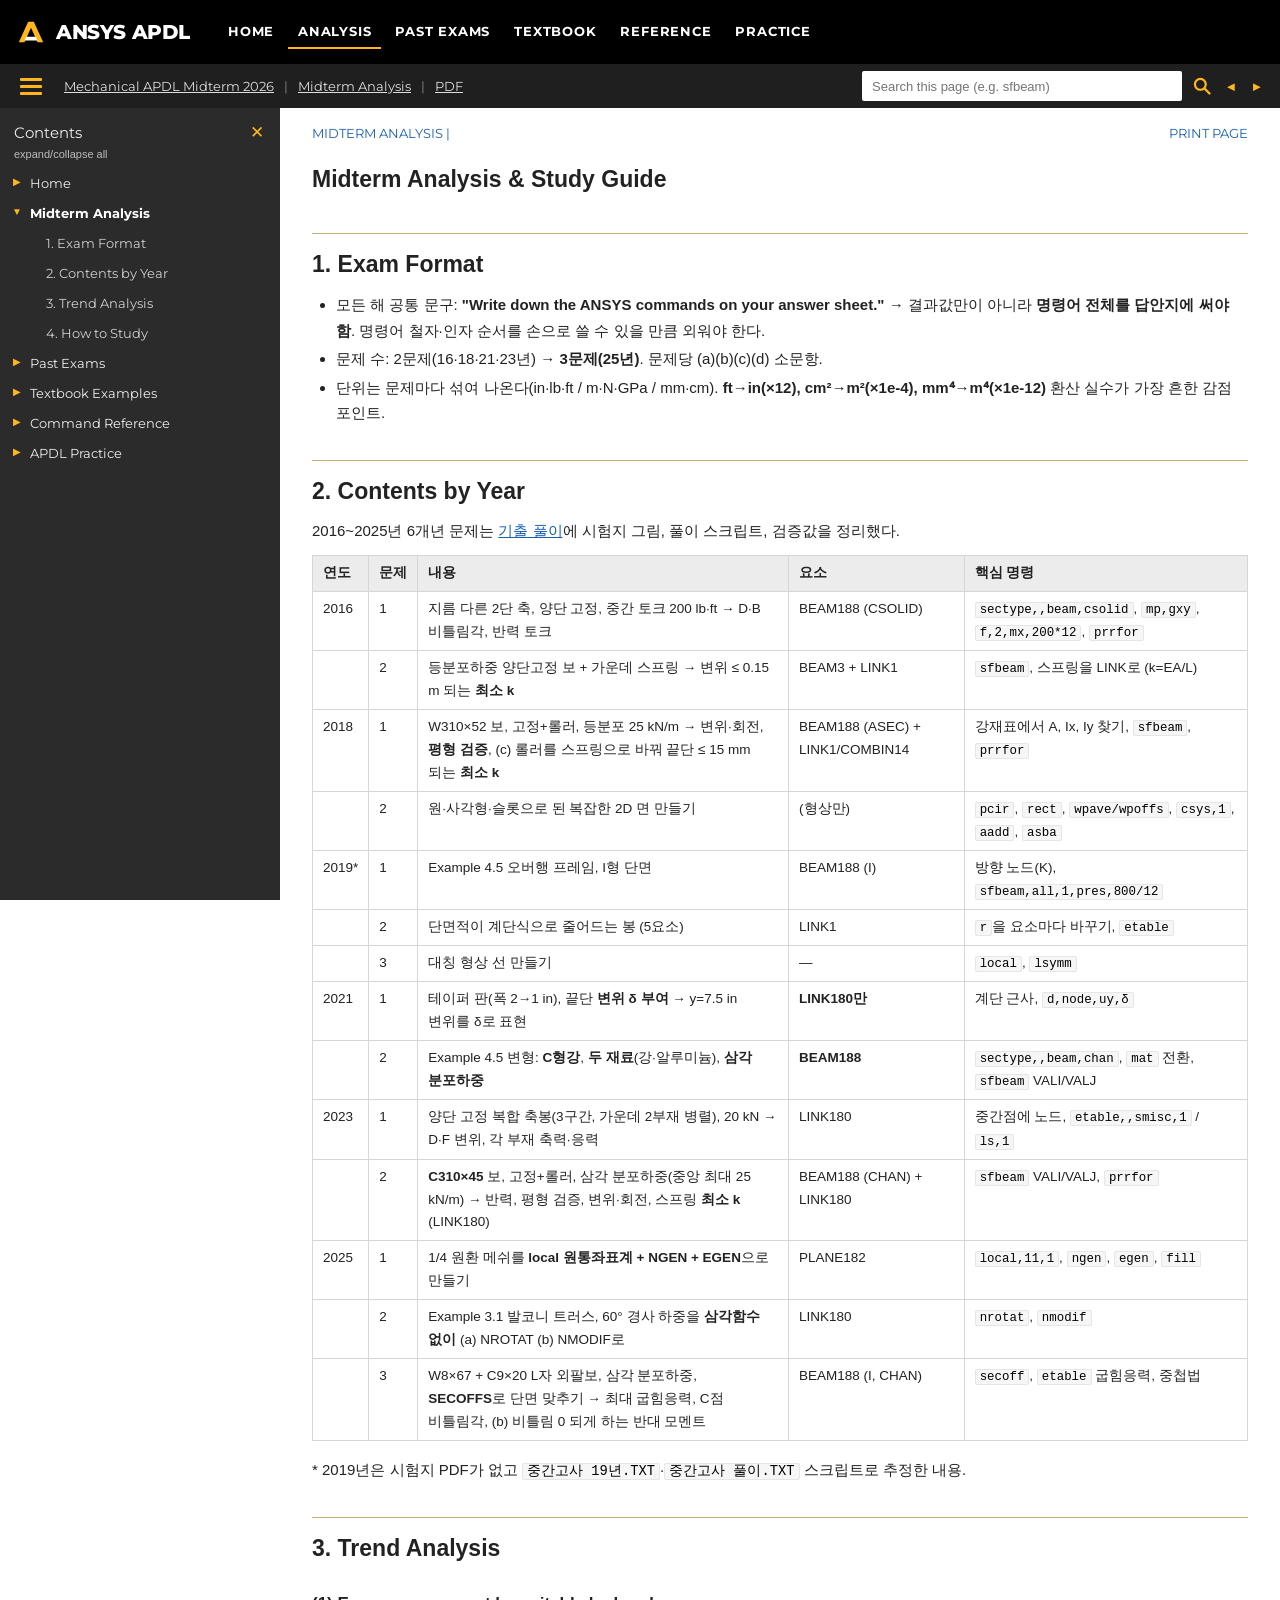
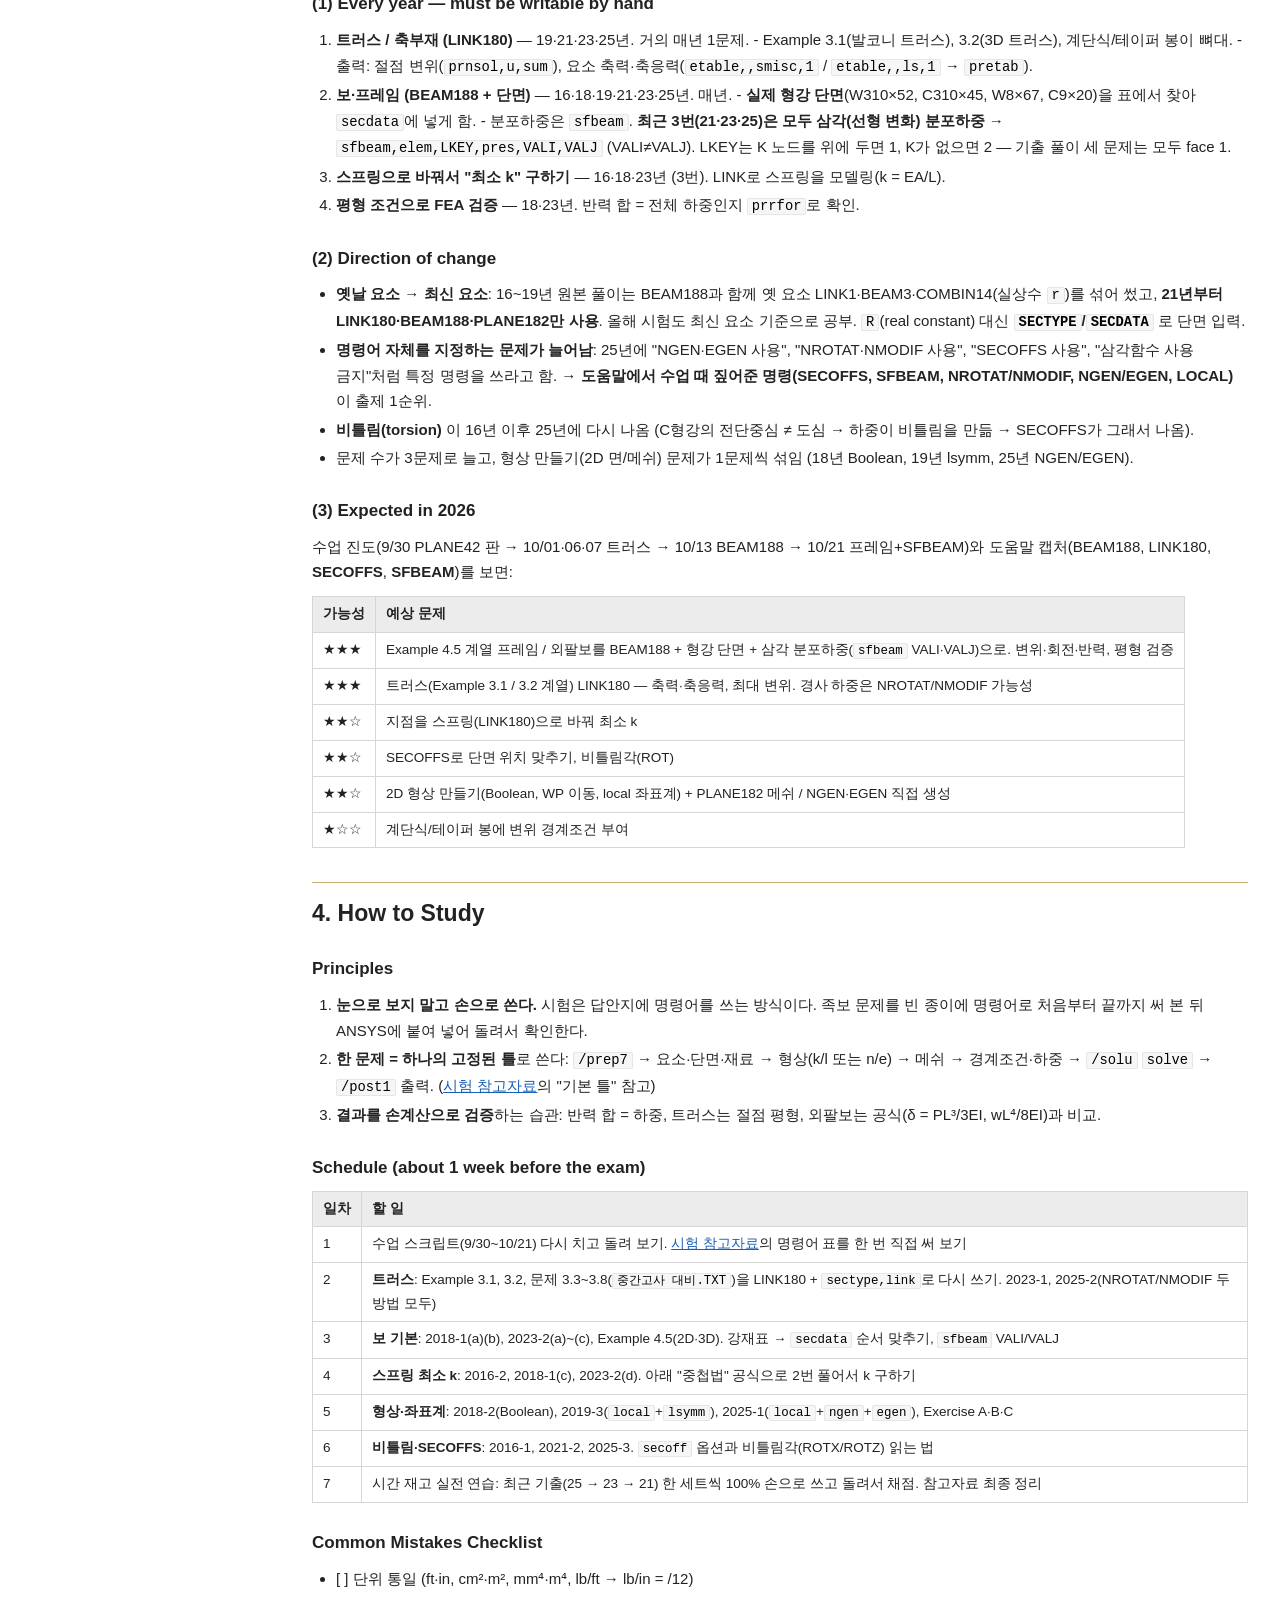
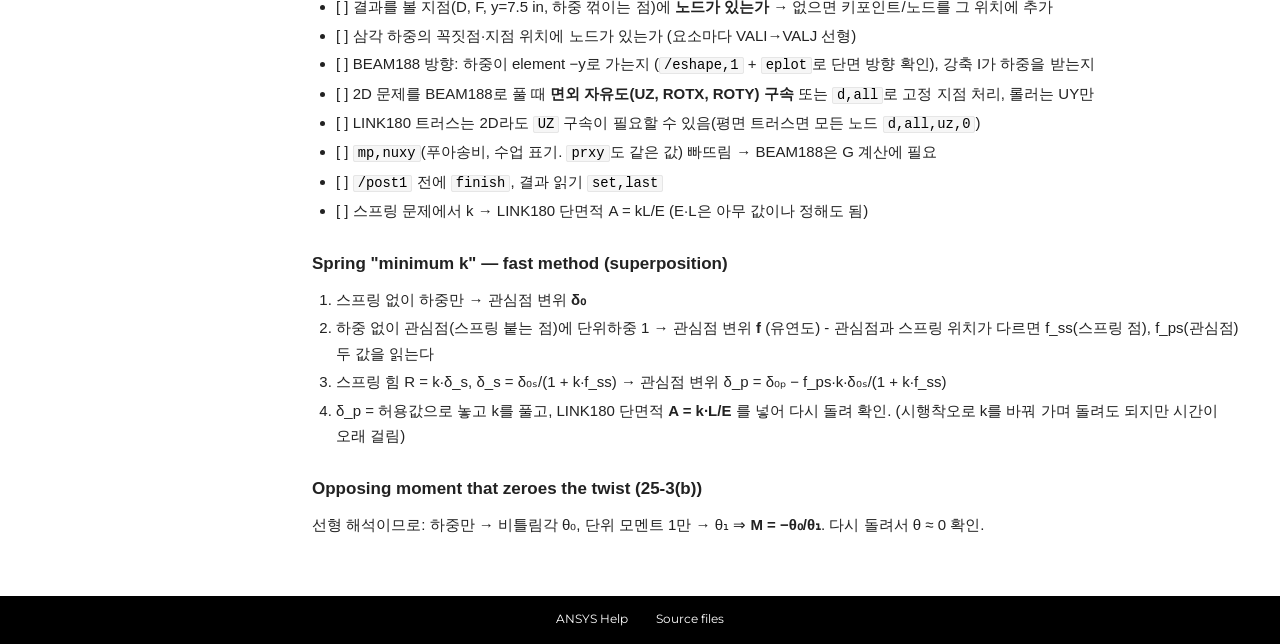
<file: trend.html>
<!doctype html>
<html lang="en">
<head>
<meta charset="utf-8">
<meta name="viewport" content="width=device-width, initial-scale=1">
<meta name="robots" content="noindex">
<title>Midterm Analysis · ANSYS APDL</title>
<meta name="description" content="Past-exam trend analysis 2016-2025 and study plan">
<link rel="preconnect" href="https://fonts.googleapis.com">
<link rel="preconnect" href="https://fonts.gstatic.com" crossorigin>
<link rel="stylesheet" href="https://fonts.googleapis.com/css2?family=Montserrat:wght@400;500;600;700;800&display=swap">
<link rel="stylesheet" href="style.css?v=20261019b">
</head>
<body>
<header class="hd">
  <a class="logo" href="apdl-home.html"><svg class="mk" viewBox="0 0 32 32" aria-hidden="true"><path d="M3 27 L13 5 h6 L29 27 h-6 l-7-15.5 L9 27z" fill="#ffb71b"/><path d="M11 21 h10 l2 4 H9z" fill="#fff"/></svg><span class="tx"><b>ANSYS APDL</b></span></a>
  <nav class="topnav" aria-label="Pages"><a href="apdl-home.html">Home</a><a href="trend.html" aria-current="page">Analysis</a><a href="exams.html">Past Exams</a><a href="textbook.html">Textbook</a><a href="ref.html">Reference</a><a href="apdl.html">Practice</a></nav>
</header>
<div class="sb">
  <button class="burger" type="button" id="burger" aria-label="Toggle contents"><span></span><span></span><span></span></button>
  <div class="crumbs"><a href="apdl-home.html">Mechanical APDL Midterm 2026</a><span class="sep">|</span><a href="trend.html">Midterm Analysis</a><span class="sep">|</span><a href="#" id="printlink">PDF</a></div>
  <form class="search" id="search" role="search">
    <input type="search" id="q" placeholder="Search this page (e.g. sfbeam)" aria-label="Search this page">
    <button class="ic" type="submit" aria-label="Search"><svg width="20" height="20" viewBox="0 0 24 24" aria-hidden="true"><circle cx="10" cy="10" r="6.5" fill="none" stroke="currentColor" stroke-width="2.6"/><path d="M15 15 L21 21" stroke="currentColor" stroke-width="2.8" stroke-linecap="round"/></svg></button>
    <span class="pn"><a href="apdl-home.html" title="Previous page" aria-label="Previous page">◀</a><a href="exams.html" title="Next page" aria-label="Next page">▶</a></span>
  </form>
</div>
<div class="layout">
<aside class="side" id="side" aria-label="Contents">
  <div class="shd">Contents <span><button class="x" type="button" id="sbclose" aria-label="Close contents">✕</button></span></div>
  <button class="ec" type="button" id="ecall">expand/collapse all</button>
  <ul class="tree"><li class="closed"><div class="row"><button class="tw" type="button" aria-label="Expand">▶</button><a href="apdl-home.html">Home</a></div><ul><li class=""><div class="row"><span class="tw leaf">▶</span><a href="apdl-home.html#contents">Contents</a></div></li><li class=""><div class="row"><span class="tw leaf">▶</span><a href="apdl-home.html#matrix">Topics by Year</a></div></li><li class=""><div class="row"><span class="tw leaf">▶</span><a href="apdl-home.html#files">Source Files</a></div></li></ul></li><li class="cur"><div class="row"><button class="tw" type="button" aria-label="Expand">▼</button><a href="trend.html">Midterm Analysis</a></div><ul><li class=""><div class="row"><span class="tw leaf">▶</span><a href="trend.html#1-시험-형식">1. Exam Format</a></div></li><li class=""><div class="row"><span class="tw leaf">▶</span><a href="trend.html#2-연도별-출제-내용">2. Contents by Year</a></div></li><li class=""><div class="row"><span class="tw leaf">▶</span><a href="trend.html#3-경향-분석">3. Trend Analysis</a></div></li><li class=""><div class="row"><span class="tw leaf">▶</span><a href="trend.html#4-공부법">4. How to Study</a></div></li></ul></li><li class="closed"><div class="row"><button class="tw" type="button" aria-label="Expand">▶</button><a href="exams.html">Past Exams</a></div><ul><li class="closed"><div class="row"><button class="tw" type="button" aria-label="Expand">▼</button><a href="exams.html#y2016">2016 Midterm (Oct. 27, 2016)</a></div><ul><li><div class="row"><span class="tw leaf">▶</span><a href="exams.html#p2016-1">Problem 1 — Torsion of a two-step circular shaft (BEAM188, CSOLID)</a></div></li><li><div class="row"><span class="tw leaf">▶</span><a href="exams.html#p2016-2">Problem 2 — Fixed-fixed beam + center spring, minimum k (BEAM188 + LINK180)</a></div></li></ul></li><li class="closed"><div class="row"><button class="tw" type="button" aria-label="Expand">▼</button><a href="exams.html#y2018">2018 Midterm (Oct. 23, 2018)</a></div><ul><li><div class="row"><span class="tw leaf">▶</span><a href="exams.html#p2018-1">Problem 1 — W310×52 beam, roller → spring (BEAM188 + LINK180)</a></div></li><li><div class="row"><span class="tw leaf">▶</span><a href="exams.html#p2018-2">Problem 2 — Building a 2D area (Boolean)</a></div></li></ul></li><li class="closed"><div class="row"><button class="tw" type="button" aria-label="Expand">▼</button><a href="exams.html#y2019">2019 Midterm (reconstructed from solution script)</a></div><ul><li><div class="row"><span class="tw leaf">▶</span><a href="exams.html#p2019-1">Problem 1 — Example 4.5 overhang frame, I-section (BEAM188)</a></div></li><li><div class="row"><span class="tw leaf">▶</span><a href="exams.html#p2019-2">Problem 2 — Stepped bar (LINK180)</a></div></li><li><div class="row"><span class="tw leaf">▶</span><a href="exams.html#p2019-3">Problem 3 — Symmetric lines with a local CS and LSYMM</a></div></li></ul></li><li class="closed"><div class="row"><button class="tw" type="button" aria-label="Expand">▼</button><a href="exams.html#y2021">2021 Midterm (Oct. 27, 2021)</a></div><ul><li><div class="row"><span class="tw leaf">▶</span><a href="exams.html#p2021-1">Problem 1 — Tapered plate, prescribed displacement δ (LINK180)</a></div></li><li><div class="row"><span class="tw leaf">▶</span><a href="exams.html#p2021-2">Problem 2 — Two-material overhang frame, C-channel, triangular load (BEAM188)</a></div></li></ul></li><li class="closed"><div class="row"><button class="tw" type="button" aria-label="Expand">▼</button><a href="exams.html#y2023">2023 Midterm (Oct. 24, 2023)</a></div><ul><li><div class="row"><span class="tw leaf">▶</span><a href="exams.html#p2023-1">Problem 1 — Fixed-fixed composite axial bar (LINK180)</a></div></li><li><div class="row"><span class="tw leaf">▶</span><a href="exams.html#p2023-2">Problem 2 — C310×45 beam, triangular load, roller → spring (BEAM188 + LINK180)</a></div></li></ul></li><li class="closed"><div class="row"><button class="tw" type="button" aria-label="Expand">▼</button><a href="exams.html#y2025">2025 Midterm (Oct. 21, 2025)</a></div><ul><li><div class="row"><span class="tw leaf">▶</span><a href="exams.html#p2025-1">Problem 1 — Local cylindrical CS + NGEN + EGEN (PLANE182)</a></div></li><li><div class="row"><span class="tw leaf">▶</span><a href="exams.html#p2025-2">Problem 2 — Balcony truss, inclined load without trig (NROTAT / NMODIF)</a></div></li><li><div class="row"><span class="tw leaf">▶</span><a href="exams.html#p2025-3">Problem 3 — W8×67 + C9×20 L-shaped beam, SECOFFSET, torsion (BEAM188)</a></div></li></ul></li></ul></li><li class="closed"><div class="row"><button class="tw" type="button" aria-label="Expand">▶</button><a href="textbook.html">Textbook Examples</a></div><ul><li class="closed"><div class="row"><button class="tw" type="button" aria-label="Expand">▼</button><a href="textbook.html#ch1">Chapter 1 — Direct Formulation</a></div><ul><li><div class="row"><span class="tw leaf">▶</span><a href="textbook.html#ex1-1">Example 1.1 — Tapered bar</a></div></li><li><div class="row"><span class="tw leaf">▶</span><a href="textbook.html#ex1-3">Example 1.3 — Torsion of a two-material circular shaft (= 2016-1)</a></div></li><li><div class="row"><span class="tw leaf">▶</span><a href="textbook.html#ex1-4">Example 1.4 — Plate with a hole (parallel springs)</a></div></li></ul></li><li class="closed"><div class="row"><button class="tw" type="button" aria-label="Expand">▼</button><a href="textbook.html#ch3">Chapter 3 — Trusses (LINK180)</a></div><ul><li><div class="row"><span class="tw leaf">▶</span><a href="textbook.html#ex3-1">Example 3.1 — Balcony truss</a></div></li><li><div class="row"><span class="tw leaf">▶</span><a href="textbook.html#ex3-2">Example 3.2 — 3D truss</a></div></li><li><div class="row"><span class="tw leaf">▶</span><a href="textbook.html#p3-3">Problem 3.3 — Two members at 60°</a></div></li><li><div class="row"><span class="tw leaf">▶</span><a href="textbook.html#p3-4">Problem 3.4 — 1.25 m truss, 15° inclined load</a></div></li><li><div class="row"><span class="tw leaf">▶</span><a href="textbook.html#p3-5">Problem 3.5 — 1.5 m × 1 m truss</a></div></li><li><div class="row"><span class="tw leaf">▶</span><a href="textbook.html#p3-6">Problem 3.6 — 8 ft equilateral truss</a></div></li><li><div class="row"><span class="tw leaf">▶</span><a href="textbook.html#p3-8">Problem 3.8 — 3D tripod</a></div></li></ul></li><li class="closed"><div class="row"><button class="tw" type="button" aria-label="Expand">▼</button><a href="textbook.html#ch4">Chapter 4 — Axial Members, Beams, Frames (LINK180 / BEAM188)</a></div><ul><li><div class="row"><span class="tw leaf">▶</span><a href="textbook.html#ex4-2">Example 4.2 — Four-story building column (incl. Example 4.1)</a></div></li><li><div class="row"><span class="tw leaf">▶</span><a href="textbook.html#ex4-3">Example 4.3 — W18×35 cantilever balcony beam</a></div></li><li><div class="row"><span class="tw leaf">▶</span><a href="textbook.html#ex4-4">Example 4.4 — W310×52 beam + roller (= 2018-1)</a></div></li><li><div class="row"><span class="tw leaf">▶</span><a href="textbook.html#ex4-5">Example 4.5 — Overhang frame</a></div></li><li><div class="row"><span class="tw leaf">▶</span><a href="textbook.html#p4-1">Problem 4.1 — Fixed-fixed stepped bar</a></div></li><li><div class="row"><span class="tw leaf">▶</span><a href="textbook.html#p4-3">Problem 4.3 — Three-segment bar, two loads</a></div></li><li><div class="row"><span class="tw leaf">▶</span><a href="textbook.html#p4-9">Problem 4.9 — Ramp frame (square tube)</a></div></li><li><div class="row"><span class="tw leaf">▶</span><a href="textbook.html#p4-21">Problem 4.21 — W18×35 simply supported beam</a></div></li></ul></li></ul></li><li class="closed"><div class="row"><button class="tw" type="button" aria-label="Expand">▶</button><a href="ref.html">Command Reference</a></div><ul><li class=""><div class="row"><span class="tw leaf">▶</span><a href="ref.html#0-기본-틀-모든-문제-공통">0. Basic Template</a></div></li><li class=""><div class="row"><span class="tw leaf">▶</span><a href="ref.html#1-요소-요약">1. Elements</a></div></li><li class=""><div class="row"><span class="tw leaf">▶</span><a href="ref.html#2-단면-sectype-secdata">2. Sections (SECTYPE / SECDATA)</a></div></li><li class=""><div class="row"><span class="tw leaf">▶</span><a href="ref.html#3-beam188-방향-가장-많이-헷갈림">3. BEAM188 Orientation — K Node</a></div></li><li class=""><div class="row"><span class="tw leaf">▶</span><a href="ref.html#4-sfbeam-보-분포하중">4. SFBEAM (Beam Surface Loads)</a></div></li><li class=""><div class="row"><span class="tw leaf">▶</span><a href="ref.html#5-형상-만들기-solid-modeling">5. Solid Modeling</a></div></li><li class=""><div class="row"><span class="tw leaf">▶</span><a href="ref.html#6-메쉬">6. Meshing</a></div></li><li class=""><div class="row"><span class="tw leaf">▶</span><a href="ref.html#7-노드-요소-직접-생성-direct-generation">7. Direct Generation</a></div></li><li class=""><div class="row"><span class="tw leaf">▶</span><a href="ref.html#8-경계조건-하중">8. Boundary Conditions · Loads</a></div></li><li class=""><div class="row"><span class="tw leaf">▶</span><a href="ref.html#9-후처리">9. Postprocessing</a></div></li><li class=""><div class="row"><span class="tw leaf">▶</span><a href="ref.html#10-apdl-파라미터-함수">10. APDL Parameters / Functions</a></div></li><li class=""><div class="row"><span class="tw leaf">▶</span><a href="ref.html#11-확인-선택-삭제-ansys-help">11. Check · Select · Delete (ANSYS Help)</a></div></li><li class=""><div class="row"><span class="tw leaf">▶</span><a href="ref.html#12-beam188-keyopt-ansys-help">12. Element KEYOPT (ANSYS Help)</a></div></li></ul></li><li class="closed"><div class="row"><button class="tw" type="button" aria-label="Expand">▶</button><a href="apdl.html">APDL Practice</a></div><ul><li class=""><div class="row"><span class="tw leaf">▶</span><a href="apdl.html#howto">How to Use</a></div></li><li class=""><div class="row"><span class="tw leaf">▶</span><a href="apdl.html#support">Supported Commands (midterm scope)</a></div></li></ul></li></ul>
</aside>
<main class="content">
  <div class="ctop"><a href="trend.html">Midterm Analysis |</a><button class="pr" type="button" id="printbtn">Print page</button></div>
<h1 id="전산구조해석-중간고사-족보-경향-분석-공부법">Midterm Analysis &amp; Study Guide</h1>
<h2 id="1-시험-형식">1. Exam Format</h2>
<ul>
<li>모든 해 공통 문구: <strong>"Write down the ANSYS commands on your answer sheet."</strong>
  → 결과값만이 아니라 <strong>명령어 전체를 답안지에 써야 함</strong>. 명령어 철자·인자 순서를 손으로 쓸 수 있을 만큼 외워야 한다.</li>
<li>문제 수: 2문제(16·18·21·23년) → <strong>3문제(25년)</strong>. 문제당 (a)(b)(c)(d) 소문항.</li>
<li>단위는 문제마다 섞여 나온다(in·lb·ft / m·N·GPa / mm·cm). <strong>ft→in(×12), cm²→m²(×1e-4), mm⁴→m⁴(×1e-12)</strong> 환산 실수가 가장 흔한 감점 포인트.</li>
</ul>
<h2 id="2-연도별-출제-내용">2. Contents by Year</h2>
<p>2016~2025년 6개년 문제는 <a href="exams.html">기출 풀이</a>에 시험지 그림, 풀이 스크립트, 검증값을 정리했다.</p>
<table>
<thead>
<tr>
<th>연도</th>
<th>문제</th>
<th>내용</th>
<th>요소</th>
<th>핵심 명령</th>
</tr>
</thead>
<tbody>
<tr>
<td>2016</td>
<td>1</td>
<td>지름 다른 2단 축, 양단 고정, 중간 토크 200 lb·ft → D·B 비틀림각, 반력 토크</td>
<td>BEAM188 (CSOLID)</td>
<td><code>sectype,,beam,csolid</code>, <code>mp,gxy</code>, <code>f,2,mx,200*12</code>, <code>prrfor</code></td>
</tr>
<tr>
<td></td>
<td>2</td>
<td>등분포하중 양단고정 보 + 가운데 스프링 → 변위 ≤ 0.15 m 되는 <strong>최소 k</strong></td>
<td>BEAM3 + LINK1</td>
<td><code>sfbeam</code>, 스프링을 LINK로 (k=EA/L)</td>
</tr>
<tr>
<td>2018</td>
<td>1</td>
<td>W310×52 보, 고정+롤러, 등분포 25 kN/m → 변위·회전, <strong>평형 검증</strong>, (c) 롤러를 스프링으로 바꿔 끝단 ≤ 15 mm 되는 <strong>최소 k</strong></td>
<td>BEAM188 (ASEC) + LINK1/COMBIN14</td>
<td>강재표에서 A, Ix, Iy 찾기, <code>sfbeam</code>, <code>prrfor</code></td>
</tr>
<tr>
<td></td>
<td>2</td>
<td>원·사각형·슬롯으로 된 복잡한 2D 면 만들기</td>
<td>(형상만)</td>
<td><code>pcir</code>, <code>rect</code>, <code>wpave/wpoffs</code>, <code>csys,1</code>, <code>aadd</code>, <code>asba</code></td>
</tr>
<tr>
<td>2019*</td>
<td>1</td>
<td>Example 4.5 오버행 프레임, I형 단면</td>
<td>BEAM188 (I)</td>
<td>방향 노드(K), <code>sfbeam,all,1,pres,800/12</code></td>
</tr>
<tr>
<td></td>
<td>2</td>
<td>단면적이 계단식으로 줄어드는 봉 (5요소)</td>
<td>LINK1</td>
<td><code>r</code>을 요소마다 바꾸기, <code>etable</code></td>
</tr>
<tr>
<td></td>
<td>3</td>
<td>대칭 형상 선 만들기</td>
<td>—</td>
<td><code>local</code>, <code>lsymm</code></td>
</tr>
<tr>
<td>2021</td>
<td>1</td>
<td>테이퍼 판(폭 2→1 in), 끝단 <strong>변위 δ 부여</strong> → y=7.5 in 변위를 δ로 표현</td>
<td><strong>LINK180만</strong></td>
<td>계단 근사, <code>d,node,uy,δ</code></td>
</tr>
<tr>
<td></td>
<td>2</td>
<td>Example 4.5 변형: <strong>C형강</strong>, <strong>두 재료</strong>(강·알루미늄), <strong>삼각 분포하중</strong></td>
<td><strong>BEAM188</strong></td>
<td><code>sectype,,beam,chan</code>, <code>mat</code> 전환, <code>sfbeam</code> VALI/VALJ</td>
</tr>
<tr>
<td>2023</td>
<td>1</td>
<td>양단 고정 복합 축봉(3구간, 가운데 2부재 병렬), 20 kN → D·F 변위, 각 부재 축력·응력</td>
<td>LINK180</td>
<td>중간점에 노드, <code>etable,,smisc,1</code> / <code>ls,1</code></td>
</tr>
<tr>
<td></td>
<td>2</td>
<td><strong>C310×45</strong> 보, 고정+롤러, 삼각 분포하중(중앙 최대 25 kN/m) → 반력, 평형 검증, 변위·회전, 스프링 <strong>최소 k</strong> (LINK180)</td>
<td>BEAM188 (CHAN) + LINK180</td>
<td><code>sfbeam</code> VALI/VALJ, <code>prrfor</code></td>
</tr>
<tr>
<td>2025</td>
<td>1</td>
<td>1/4 원환 메쉬를 <strong>local 원통좌표계 + NGEN + EGEN</strong>으로 만들기</td>
<td>PLANE182</td>
<td><code>local,11,1</code>, <code>ngen</code>, <code>egen</code>, <code>fill</code></td>
</tr>
<tr>
<td></td>
<td>2</td>
<td>Example 3.1 발코니 트러스, 60° 경사 하중을 <strong>삼각함수 없이</strong> (a) NROTAT (b) NMODIF로</td>
<td>LINK180</td>
<td><code>nrotat</code>, <code>nmodif</code></td>
</tr>
<tr>
<td></td>
<td>3</td>
<td>W8×67 + C9×20 L자 외팔보, 삼각 분포하중, <strong>SECOFFS</strong>로 단면 맞추기 → 최대 굽힘응력, C점 비틀림각, (b) 비틀림 0 되게 하는 반대 모멘트</td>
<td>BEAM188 (I, CHAN)</td>
<td><code>secoff</code>, <code>etable</code> 굽힘응력, 중첩법</td>
</tr>
</tbody>
</table>
<p>* 2019년은 시험지 PDF가 없고 <code>중간고사 19년.TXT</code>·<code>중간고사 풀이.TXT</code> 스크립트로 추정한 내용.</p>
<h2 id="3-경향-분석">3. Trend Analysis</h2>
<h3 id="1-매년-나오는-것-반드시-손으로-쓸-수-있어야-함">(1) Every year — must be writable by hand</h3>
<ol>
<li><strong>트러스 / 축부재 (LINK180)</strong> — 19·21·23·25년. 거의 매년 1문제.
   - Example 3.1(발코니 트러스), 3.2(3D 트러스), 계단식/테이퍼 봉이 뼈대.
   - 출력: 절점 변위(<code>prnsol,u,sum</code>), 요소 축력·축응력(<code>etable,,smisc,1</code> / <code>etable,,ls,1</code> → <code>pretab</code>).</li>
<li><strong>보·프레임 (BEAM188 + 단면)</strong> — 16·18·19·21·23·25년. 매년.
   - <strong>실제 형강 단면</strong>(W310×52, C310×45, W8×67, C9×20)을 표에서 찾아 <code>secdata</code>에 넣게 함.
   - 분포하중은 <code>sfbeam</code>. <strong>최근 3번(21·23·25)은 모두 삼각(선형 변화) 분포하중</strong> → <code>sfbeam,elem,LKEY,pres,VALI,VALJ</code> (VALI≠VALJ). LKEY는 K 노드를 위에 두면 1, K가 없으면 2 — 기출 풀이 세 문제는 모두 face 1.</li>
<li><strong>스프링으로 바꿔서 "최소 k" 구하기</strong> — 16·18·23년 (3번). LINK로 스프링을 모델링(k = EA/L).</li>
<li><strong>평형 조건으로 FEA 검증</strong> — 18·23년. 반력 합 = 전체 하중인지 <code>prrfor</code>로 확인.</li>
</ol>
<h3 id="2-변화-방향">(2) Direction of change</h3>
<ul>
<li><strong>옛날 요소 → 최신 요소</strong>: 16~19년 원본 풀이는 BEAM188과 함께 옛 요소 LINK1·BEAM3·COMBIN14(실상수 <code>r</code>)를 섞어 썼고, <strong>21년부터 LINK180·BEAM188·PLANE182만 사용</strong>. 올해 시험도 최신 요소 기준으로 공부.
  <code>R</code>(real constant) 대신 <strong><code>SECTYPE</code>/<code>SECDATA</code></strong> 로 단면 입력.</li>
<li><strong>명령어 자체를 지정하는 문제가 늘어남</strong>: 25년에 "NGEN·EGEN 사용", "NROTAT·NMODIF 사용", "SECOFFS 사용", "삼각함수 사용 금지"처럼 특정 명령을 쓰라고 함. → <strong>도움말에서 수업 때 짚어준 명령(SECOFFS, SFBEAM, NROTAT/NMODIF, NGEN/EGEN, LOCAL)</strong> 이 출제 1순위.</li>
<li><strong>비틀림(torsion)</strong> 이 16년 이후 25년에 다시 나옴 (C형강의 전단중심 ≠ 도심 → 하중이 비틀림을 만듦 → SECOFFS가 그래서 나옴).</li>
<li>문제 수가 3문제로 늘고, 형상 만들기(2D 면/메쉬) 문제가 1문제씩 섞임 (18년 Boolean, 19년 lsymm, 25년 NGEN/EGEN).</li>
</ul>
<h3 id="3-올해2026-예상">(3) Expected in 2026</h3>
<p>수업 진도(9/30 PLANE42 판 → 10/01·06·07 트러스 → 10/13 BEAM188 → 10/21 프레임+SFBEAM)와 도움말 캡처(BEAM188, LINK180, <strong>SECOFFS</strong>, <strong>SFBEAM</strong>)를 보면:</p>
<table>
<thead>
<tr>
<th>가능성</th>
<th>예상 문제</th>
</tr>
</thead>
<tbody>
<tr>
<td>★★★</td>
<td>Example 4.5 계열 프레임 / 외팔보를 BEAM188 + 형강 단면 + 삼각 분포하중(<code>sfbeam</code> VALI·VALJ)으로. 변위·회전·반력, 평형 검증</td>
</tr>
<tr>
<td>★★★</td>
<td>트러스(Example 3.1 / 3.2 계열) LINK180 — 축력·축응력, 최대 변위. 경사 하중은 NROTAT/NMODIF 가능성</td>
</tr>
<tr>
<td>★★☆</td>
<td>지점을 스프링(LINK180)으로 바꿔 최소 k</td>
</tr>
<tr>
<td>★★☆</td>
<td>SECOFFS로 단면 위치 맞추기, 비틀림각(ROT)</td>
</tr>
<tr>
<td>★★☆</td>
<td>2D 형상 만들기(Boolean, WP 이동, local 좌표계) + PLANE182 메쉬 / NGEN·EGEN 직접 생성</td>
</tr>
<tr>
<td>★☆☆</td>
<td>계단식/테이퍼 봉에 변위 경계조건 부여</td>
</tr>
</tbody>
</table>
<h2 id="4-공부법">4. How to Study</h2>
<h3 id="원칙">Principles</h3>
<ol>
<li><strong>눈으로 보지 말고 손으로 쓴다.</strong> 시험은 답안지에 명령어를 쓰는 방식이다. 족보 문제를 빈 종이에 명령어로 처음부터 끝까지 써 본 뒤 ANSYS에 붙여 넣어 돌려서 확인한다.</li>
<li><strong>한 문제 = 하나의 고정된 틀</strong>로 쓴다: <code>/prep7</code> → 요소·단면·재료 → 형상(k/l 또는 n/e) → 메쉬 → 경계조건·하중 → <code>/solu</code> <code>solve</code> → <code>/post1</code> 출력. (<a href="ref.html">시험 참고자료</a>의 "기본 틀" 참고)</li>
<li><strong>결과를 손계산으로 검증</strong>하는 습관: 반력 합 = 하중, 트러스는 절점 평형, 외팔보는 공식(δ = PL³/3EI, wL⁴/8EI)과 비교.</li>
</ol>
<h3 id="일정-시험-전-약-1주-기준">Schedule (about 1 week before the exam)</h3>
<table>
<thead>
<tr>
<th>일차</th>
<th>할 일</th>
</tr>
</thead>
<tbody>
<tr>
<td>1</td>
<td>수업 스크립트(9/30~10/21) 다시 치고 돌려 보기. <a href="ref.html">시험 참고자료</a>의 명령어 표를 한 번 직접 써 보기</td>
</tr>
<tr>
<td>2</td>
<td><strong>트러스</strong>: Example 3.1, 3.2, 문제 3.3~3.8(<code>중간고사 대비.TXT</code>)을 LINK180 + <code>sectype,link</code>로 다시 쓰기. 2023-1, 2025-2(NROTAT/NMODIF 두 방법 모두)</td>
</tr>
<tr>
<td>3</td>
<td><strong>보 기본</strong>: 2018-1(a)(b), 2023-2(a)~(c), Example 4.5(2D·3D). 강재표 → <code>secdata</code> 순서 맞추기, <code>sfbeam</code> VALI/VALJ</td>
</tr>
<tr>
<td>4</td>
<td><strong>스프링 최소 k</strong>: 2016-2, 2018-1(c), 2023-2(d). 아래 "중첩법" 공식으로 2번 풀어서 k 구하기</td>
</tr>
<tr>
<td>5</td>
<td><strong>형상·좌표계</strong>: 2018-2(Boolean), 2019-3(<code>local</code>+<code>lsymm</code>), 2025-1(<code>local</code>+<code>ngen</code>+<code>egen</code>), Exercise A·B·C</td>
</tr>
<tr>
<td>6</td>
<td><strong>비틀림·SECOFFS</strong>: 2016-1, 2021-2, 2025-3. <code>secoff</code> 옵션과 비틀림각(ROTX/ROTZ) 읽는 법</td>
</tr>
<tr>
<td>7</td>
<td>시간 재고 실전 연습: 최근 기출(25 → 23 → 21) 한 세트씩 100% 손으로 쓰고 돌려서 채점. 참고자료 최종 정리</td>
</tr>
</tbody>
</table>
<h3 id="자주-틀리는-것-체크리스트">Common Mistakes Checklist</h3>
<ul>
<li>[ ] 단위 통일 (ft·in, cm²·m², mm⁴·m⁴, lb/ft → lb/in = /12)</li>
<li>[ ] 결과를 볼 지점(D, F, y=7.5 in, 하중 꺾이는 점)에 <strong>노드가 있는가</strong> → 없으면 키포인트/노드를 그 위치에 추가</li>
<li>[ ] 삼각 하중의 꼭짓점·지점 위치에 노드가 있는가 (요소마다 VALI→VALJ 선형)</li>
<li>[ ] BEAM188 방향: 하중이 element −y로 가는지 (<code>/eshape,1</code> + <code>eplot</code>로 단면 방향 확인), 강축 I가 하중을 받는지</li>
<li>[ ] 2D 문제를 BEAM188로 풀 때 <strong>면외 자유도(UZ, ROTX, ROTY) 구속</strong> 또는 <code>d,all</code>로 고정 지점 처리, 롤러는 UY만</li>
<li>[ ] LINK180 트러스는 2D라도 <code>UZ</code> 구속이 필요할 수 있음(평면 트러스면 모든 노드 <code>d,all,uz,0</code>)</li>
<li>[ ] <code>mp,nuxy</code>(푸아송비, 수업 표기. <code>prxy</code>도 같은 값) 빠뜨림 → BEAM188은 G 계산에 필요</li>
<li>[ ] <code>/post1</code> 전에 <code>finish</code>, 결과 읽기 <code>set,last</code></li>
<li>[ ] 스프링 문제에서 k → LINK180 단면적 A = kL/E (E·L은 아무 값이나 정해도 됨)</li>
</ul>
<h3 id="스프링-최소-k-빠르게-푸는-법-중첩법-선형이므로-정확">Spring "minimum k" — fast method (superposition)</h3>
<ol>
<li>스프링 없이 하중만 → 관심점 변위 <strong>δ₀</strong></li>
<li>하중 없이 관심점(스프링 붙는 점)에 단위하중 1 → 관심점 변위 <strong>f</strong> (유연도)
   - 관심점과 스프링 위치가 다르면 f_ss(스프링 점), f_ps(관심점) 두 값을 읽는다</li>
<li>스프링 힘 R = k·δ_s, δ_s = δ₀ₛ/(1 + k·f_ss) → 관심점 변위 δ_p = δ₀ₚ − f_ps·k·δ₀ₛ/(1 + k·f_ss)</li>
<li>δ_p = 허용값으로 놓고 k를 풀고, LINK180 단면적 <strong>A = k·L/E</strong> 를 넣어 다시 돌려 확인.
   (시행착오로 k를 바꿔 가며 돌려도 되지만 시간이 오래 걸림)</li>
</ol>
<h3 id="비틀림-0으로-만드는-반대-모멘트-25-3b">Opposing moment that zeroes the twist (25-3(b))</h3>
<p>선형 해석이므로: 하중만 → 비틀림각 θ₀, 단위 모멘트 1만 → θ₁ ⇒ <strong>M = −θ₀/θ₁</strong>. 다시 돌려서 θ ≈ 0 확인.</p>

</main>
</div>
<footer class="ft"><a href="https://ansyshelp.ansys.com/" rel="noopener">ANSYS Help</a><a href="apdl-home.html">Source files</a></footer>
<script src="site.js"></script>

</body>
</html>
</file>
<file: team-memo.css>
:root {
  color-scheme: light;
  --ink: #25332e;
  --muted: #586760;
  --border: #d1d7d0;
  --paper: #fff;
  --parchment: #f5f4ef;
  --green: #244e40;
  --memo-scale: 1;
  font-family: "Work Sans", "Apple SD Gothic Neo", "Malgun Gothic", sans-serif;
}
* { box-sizing: border-box; }
[hidden] { display: none !important; }
body { margin: 0; color: var(--ink); background: var(--parchment); }
button, select { font: inherit; color: inherit; }
button, select, .file-button { cursor: pointer; }
button, select {
  background: transparent; border: 1px solid var(--border); border-radius: 6px;
  padding: .48rem .75rem; font-size: .88rem;
}
button:hover, select:hover { background: #e9eee8; }
a { color: var(--muted); text-underline-offset: 3px; }
:focus-visible, .file-button:focus-within { outline: 3px solid #ac681a; outline-offset: 2px; }
.mast, main, footer { width: min(1500px, 94%); margin-inline: auto; }
.mast, .page-head, .bar, .controls, .paper-foot, .resources-head, .row, .project {
  display: flex; align-items: center; gap: .65rem;
}
.mast, .page-head, .bar, .resources-head, .row { justify-content: space-between; }
.mast { min-height: 3.5rem; border-bottom: 1px solid var(--border); }
.project { font-size: .93rem; font-weight: 650; }
.stamp { color: var(--green); font-size: 1.6rem; line-height: 1; }
.page-head { padding-block: 1rem; }
h1, h2, h3 { margin: 0; letter-spacing: -.045em; }
h1 { font-size: clamp(1.6rem, 3vw, 2.4rem); line-height: 1.2; }
h2 { font-size: 1.04rem; } h3 { font-size: .94rem; }
#references, .file-button { color: white; background: var(--green); border-color: var(--green); }
#references:hover, .file-button:hover { background: #34614e; }
.workspace { display: grid; gap: 1rem; align-items: start; }
body.with-files .workspace { grid-template-columns: minmax(0, 1fr) minmax(310px, 31%); }
.paper, .resources {
  min-width: 0; background: var(--paper); border: 1px solid var(--border);
  border-radius: 12px; overflow: hidden;
}
.paper { display: grid; grid-template-rows: auto minmax(0,1fr) auto; height: max(420px, calc(100dvh - 174px)); }
.bar, .resources-head { padding: .63rem 1rem; border-bottom: 1px solid var(--border); }
.controls { gap: .4rem; }
.canvas { position: relative; overflow: hidden; }
.note-preview { white-space: pre-wrap; overflow-wrap: anywhere; overflow: auto; height: 100%; padding: clamp(16px, 4vw, 60px); line-height: 1.8; font-size: calc(1rem * var(--memo-scale)); }
.edit-button { display: inline-flex; align-items: center; padding: .5rem .85rem; border-radius: 6px; background: var(--green); color: white; text-decoration: none; font-size: .88rem; font-weight: 650; }
#reference-editor.note-preview { padding: .75rem 1rem; font-size: .93rem; }
.paper-foot { justify-content: flex-end; padding: .45rem .95rem; gap: 1rem; border-top: 1px solid var(--border); }
.paper-foot a, footer a { font-size: .77rem; text-decoration: none; }
.paper-foot a:hover, footer a:hover { text-decoration: underline; }
.resources { display: flex; flex-direction: column; height: max(420px, calc(100dvh - 174px)); }
.files { padding: 1rem; border-bottom: 1px solid var(--border); }
.files p, .files small { color: var(--muted); font-size: .8rem; }
.files p { margin: .55rem 0 0; } .files p:empty { display: none; }
.file-button { position: relative; overflow: hidden; border-radius: 5px; padding: .45rem .7rem; font-size: .85rem; }
.file-button input { position: absolute; inset: 0; width: 100%; opacity: 0; cursor: pointer; }
.files ul { list-style: none; padding: 0; margin: .4rem 0; max-height: 20vh; overflow: auto; }
.files li { display: grid; gap: .2rem; padding: .4rem 0; border-bottom: 1px solid #edf0ec; }
.files li a { overflow-wrap: anywhere; }
.links { display: flex; flex-direction: column; flex: 1; min-height: 0; }
.links h3 { padding: .75rem 1rem; } #reference-editor { flex: 1; min-height: 0; }
footer { padding-block: .45rem; text-align: right; }
body.focus .mast, body.focus .page-head, body.focus footer, body.focus .resources { display: none; }
body.focus main { width: 100%; } body.focus .workspace { display: block; }
body.focus .paper { height: 100dvh; min-height: 300px; border: 0; border-radius: 0; }
.sr { position: absolute; width: 1px; height: 1px; margin: -1px; overflow: hidden; clip-path: inset(50%); }
@media(max-width: 800px) {
  body.with-files .workspace { grid-template-columns: 1fr; }
  body.with-files .resources { grid-row: 1; height: auto; }
  #reference-editor { flex: auto; height: 240px; }
  .mast, main, footer { width: 96%; }
  .page-head { padding-block: .65rem; }
  .bar { padding: .5rem .7rem; }
  .controls { gap: .3rem; }
  .paper { height: max(380px, calc(100dvh - 155px)); }
}

.link-head { display: flex; align-items: center; justify-content: space-between; }
.link-head a { font-size: .77rem; margin-right: 1rem; }
</file>
<file: style.css>
/* 전산구조해석 중간고사 Reference — 레퍼런스 문서 사이트 스타일 */
:root{
  --black:#000; --bar:#1f1f1f; --side:#2b2b2b;
  --accent:#ffb71b; --accent-2:#f39c12;
  --fg:#222; --fg-2:#555; --line:#d6d6d6; --line-2:#e6e6e6; --bg:#fff; --bg-2:#f6f6f6; --bg-3:#ececec;
  --link:#1a5fb4; --link-2:#0b4a91; --hot:#c4161c; --mark:#ffef5a;
  --mono:Monaco,Menlo,Consolas,'Courier New','D2Coding',monospace;
  --sans:'Helvetica Neue',Helvetica,Arial,'Apple SD Gothic Neo','Malgun Gothic','Noto Sans KR',sans-serif;
  --ui:'Montserrat','Source Sans Pro',calibri,Helvetica,Arial,'Apple SD Gothic Neo','Malgun Gothic','Noto Sans KR',sans-serif;
  --hd:64px; --sb:44px; --sw:280px;
}
*{box-sizing:border-box}
html{-webkit-text-size-adjust:100%;scroll-padding-top:calc(var(--hd) + var(--sb) + 12px)}
body{margin:0;background:var(--bg);color:var(--fg);font:15px/1.7 var(--sans);word-break:keep-all}
.hd,.sb,.side,.ft,.ctop,.search input{font-family:var(--ui)}
a{color:var(--link)}
a:hover{color:var(--link-2)}

/* ---------- 상단 검정 헤더 ---------- */
.hd{position:fixed;inset:0 0 auto 0;height:var(--hd);background:var(--black);color:#fff;display:flex;align-items:center;gap:28px;padding:0 24px 0 16px;z-index:50}
.logo{display:flex;align-items:center;gap:10px;color:#fff;text-decoration:none;flex:none}
.logo .mk{width:30px;height:30px;flex:none}
.logo .tx{display:flex;flex-direction:column;line-height:1.05}
.logo b{font:800 20px/1.05 var(--ui);letter-spacing:-.02em}
.logo small{font:600 10px var(--ui);color:#bbb;letter-spacing:.12em}
.topnav{display:flex;gap:4px;overflow-x:auto;scrollbar-width:none;flex:1}
.topnav::-webkit-scrollbar{display:none}
.topnav a{color:#fff;text-decoration:none;font:700 13px var(--ui);letter-spacing:.06em;text-transform:uppercase;padding:8px 10px;white-space:nowrap;border-bottom:2px solid transparent}
.topnav a:hover{color:var(--accent)}
.topnav a[aria-current="page"]{border-bottom-color:var(--accent)}
.hd .who{font:700 13px var(--ui);letter-spacing:.06em;color:#fff;white-space:nowrap}

/* ---------- 회색 바 (메뉴 · 경로 · 검색) ---------- */
.sb{position:fixed;inset:var(--hd) 0 auto 0;height:var(--sb);background:var(--bar);display:flex;align-items:center;gap:16px;padding:0 14px;z-index:49;color:#ddd}
.burger{background:none;border:0;padding:6px;cursor:pointer;display:flex;flex-direction:column;gap:4px;flex:none}
.burger span{display:block;width:22px;height:3px;background:var(--accent);border-radius:1px}
.crumbs{display:flex;align-items:center;gap:10px;font-size:13px;min-width:0;overflow:hidden;white-space:nowrap}
.crumbs a{color:#ddd}
.crumbs .sep{color:#888}
.search{margin-left:auto;display:flex;align-items:center;gap:8px;min-width:0}
.search input{width:320px;max-width:42vw;height:30px;border:0;border-radius:2px;padding:0 10px;font:13px var(--sans);color:#222;background:#fff;min-width:0}
.search .ic{background:none;border:0;cursor:pointer;color:var(--accent);padding:2px;display:flex}
.pn{display:flex;gap:6px;flex:none}
.pn a,.pn span{color:var(--accent);text-decoration:none;font-size:18px;line-height:1;padding:2px 4px}
.pn span{opacity:.35}

/* ---------- 레이아웃 ---------- */
.layout{display:grid;grid-template-columns:var(--sw) minmax(0,1fr);padding-top:calc(var(--hd) + var(--sb));min-height:100vh}
body.nosb .layout{grid-template-columns:minmax(0,1fr)}
body.nosb .side{display:none}

/* ---------- 왼쪽 목차 ---------- */
.side{background:var(--side);color:#eee;position:sticky;top:calc(var(--hd) + var(--sb));height:calc(100vh - var(--hd) - var(--sb));overflow:auto;font-size:13px;scrollbar-color:#555 var(--side);padding-bottom:24px}
.side .shd{display:flex;align-items:center;justify-content:space-between;padding:12px 14px 2px;font-size:15px}
.side .shd .x{color:var(--accent);font-size:17px;cursor:pointer;background:none;border:0;padding:0 2px}
.side .ec{display:block;padding:0 14px 8px;color:#bbb;font:11px var(--sans);background:none;border:0;cursor:pointer;text-align:left}
.side ul{list-style:none;margin:0;padding:0}
.side li > .row{display:flex;align-items:flex-start;gap:6px;padding:4px 12px 4px 10px}
.side .tw{flex:none;width:14px;color:var(--accent);background:none;border:0;cursor:pointer;font-size:10px;line-height:20px;padding:0}
.side .tw.leaf{visibility:hidden}
.side a{color:#eee;text-decoration:none}
.side a:hover{text-decoration:underline}
.side li.cur > .row > a{font-weight:700;color:#fff}
.side ul ul{padding-left:16px}
.side ul ul a{color:#cfcfcf}
.side li.closed > ul{display:none}
.side a.on{color:var(--accent)!important}

/* ---------- 본문 ---------- */
.content{min-width:0;padding:14px 32px 48px;max-width:1080px}
.ctop{display:flex;justify-content:space-between;align-items:center;font-size:13px;margin:0 0 16px}
.ctop a{text-decoration:none;color:var(--link);text-transform:uppercase}
.ctop .pr{background:none;border:0;color:var(--link);font:13px var(--ui);cursor:pointer;text-transform:uppercase;padding:0}
h1{font-size:23px;margin:4px 0 6px;font-weight:700;letter-spacing:0}
h2{font-size:23px;margin:34px 0 12px;padding-top:16px;font-weight:700;border-top:1px solid #c8b071;line-height:1.3}
h3{font-size:17px;margin:26px 0 8px;font-weight:700}
h4{font-size:14.5px;margin:18px 0 6px}
p{margin:0 0 11px}
.syntax{font-size:15px;margin:2px 0 4px}
.syntax i{font-family:var(--mono);font-style:italic}
.cmd-desc{margin:0 0 6px}
.cat{text-align:right;color:var(--link);font-size:13px;margin:-2px 0 12px}
.content ul,.content ol{margin:0 0 12px;padding-left:24px}
.content li{margin:3px 0}
.sub{font-weight:700;margin:14px 0 6px}
.small{font-size:12.5px;color:var(--fg-2)}
code{font-family:var(--mono);font-size:.92em;color:#000;background:var(--bg-2);border:1px solid var(--line-2);border-radius:2px;padding:0 4px}
pre{background:#f7f7f7;border:1px solid var(--line);border-left:3px solid var(--accent);padding:12px 14px;overflow-x:auto;font:13px/1.55 var(--mono);margin:8px 0 16px}
pre code{background:none;border:0;padding:0;font-size:inherit;white-space:pre}
pre .c{color:#2e7d32}
dl.arglist{margin:6px 0 14px}
dl.arglist dt{font-family:var(--mono);font-weight:700;font-style:italic;margin-top:12px}
dl.arglist dd{margin:4px 0 0 24px}

/* 표 */
table{border-collapse:collapse;margin:8px 0 16px;font-size:13.5px;max-width:100%;display:block;overflow-x:auto}
th,td{border:1px solid var(--line);padding:6px 10px;text-align:left;vertical-align:top}
th{background:var(--bg-3);font-weight:700;white-space:nowrap}
table.res td:first-child{white-space:nowrap}
table.matrix td,table.matrix th{text-align:center;min-width:52px}
table.matrix td:first-child,table.matrix th:first-child{text-align:left;min-width:0}
table.matrix td{color:var(--link)}
.hot{color:var(--hot)!important}

/* Note / Tip */
.note,blockquote{border:1px solid var(--line);background:var(--bg-2);padding:10px 14px;margin:12px 0 16px}
.note p:last-child,blockquote p:last-child{margin-bottom:0}
blockquote{margin-left:0;margin-right:0;border-left:3px solid var(--accent)}
.tip{border-left:3px solid var(--link);padding:2px 0 2px 12px;color:#333}
.tip::before{content:"Note: ";font-weight:700}

/* 그림 */
figure.fig{margin:12px 0 18px}
figure.fig img{display:block;max-width:min(100%,760px);height:auto;border:1px solid var(--line)}
figure.fig figcaption{font-size:13px;color:var(--fg-2);margin-top:6px}
.figrow{display:grid;grid-template-columns:repeat(auto-fit,minmax(230px,1fr));gap:14px 18px;margin:12px 0 16px}
.figrow.six{grid-template-columns:repeat(auto-fit,minmax(200px,1fr))}
.figrow figure.fig{margin:0}
figure.fig.help img{border:1px solid var(--line-2);background:#fff;padding:6px;width:100%;max-height:250px;object-fit:contain}
figure.fig.help figcaption{font-size:12.5px;line-height:1.5}
figure.fig .src{color:#888;font-size:11.5px}
figure.fig figcaption::before{content:"그림. ";font-weight:700;color:var(--fg)}
figure.svgfig.wide svg{max-width:960px}
figure.svgfig svg{display:block;width:100%;max-width:640px;height:auto;border:1px solid var(--line);background:#fff;color:#333}

/* 파일 목록 */
ul.files{columns:2 260px;column-gap:24px}
ul.files li{break-inside:avoid}

mark{background:var(--mark);color:inherit;padding:0}
mark.now{outline:2px solid var(--accent-2)}

/* ---------- 바닥 ---------- */
.ft{background:var(--black);color:#fff;font-size:11.5px;text-align:center;padding:14px 16px;display:flex;gap:28px;justify-content:center;flex-wrap:wrap}
.ft a{color:#fff;text-decoration:none}

/* ---------- 모바일 ---------- */
@media (max-width:860px){
  :root{--hd:56px}
  .hd{gap:14px;padding:0 12px}
  .logo small,.hd .who{display:none}
  .crumbs{display:none}
  .search{flex:1}
  .search input{width:100%;max-width:none;flex:1}
  .layout{grid-template-columns:minmax(0,1fr)}
  .side{position:fixed;left:0;top:calc(var(--hd) + var(--sb));width:min(86vw,320px);z-index:48;transform:translateX(-100%);transition:transform .2s;display:block}
  body.sbopen .side{transform:none;box-shadow:0 0 0 100vmax rgb(0 0 0/.35)}
  body.nosb .side{display:block}
  .content{padding:12px 16px 32px}
}
@media print{
  .hd,.sb,.side,.ft,.ctop{display:none}
  .layout{display:block;padding:0}
  .content{padding:0;max-width:none}
  pre{white-space:pre-wrap;break-inside:avoid}
  figure{break-inside:avoid}
  body{font-size:11pt}
}
dl.pages dt{font-family:var(--sans);font-style:normal;font-size:15px}

/* ---------- APDL 연습기 ---------- */
.content.wide{max-width:none}
.mw{--wf:Tahoma,"Segoe UI","Microsoft Sans Serif",Arial,sans-serif;--face:#f0f0f0;margin:12px 0 22px;font:13px var(--wf);color:#000;max-width:100%}
.mw *{box-sizing:border-box}
.mw-split{display:grid;grid-template-columns:minmax(0,1fr) clamp(260px,22%,380px);gap:10px;align-items:stretch}
.mw.nomemo .mw-split{grid-template-columns:minmax(0,1fr)}.mw.nomemo .mw-memo{display:none}
.mw-left{min-width:0;display:flex;flex-direction:column}
.mw-memo{display:flex;flex-direction:column;min-height:0;background:var(--face);border:1px solid #6f6f6f;box-shadow:0 3px 14px rgba(0,0,0,.22)}
.mw-memoico{width:15px;height:16px;flex:none;background:linear-gradient(#5aa0e6 0 4px,#fff 4px);border:1px solid #444;box-shadow:inset 0 -3px 0 -2px #bbb}
.mw-memobar{display:flex;flex-wrap:wrap;gap:3px;padding:3px 4px;border-bottom:1px solid #d5d5d5}
.mw-memobar select{flex:1 1 120px;min-width:0;height:24px;font:13px var(--wf)}
.mw-memobar button{font:12.5px var(--wf);height:24px;padding:0 7px;border:1px solid;border-color:#fff #8a8a8a #8a8a8a #fff;background:var(--face);cursor:pointer}
.mw-memobar button:active{border-color:#8a8a8a #fff #fff #8a8a8a}
#mmText{flex:1;min-height:300px;width:100%;resize:none;border:0;border-top:1px solid #a8a8a8;padding:6px 8px;font:14px/1.45 "Consolas","Courier New",monospace;color:#000;background:#fff;outline:0;white-space:pre-wrap;overflow-wrap:anywhere}
.mw-memostat{display:flex;justify-content:space-between;gap:6px;font-size:12px;padding:2px 6px;border-top:1px solid #d0d0d0;color:#333}
.mw-win{position:relative;background:var(--face);border:1px solid #6f6f6f;box-shadow:0 3px 14px rgba(0,0,0,.28);display:flex;flex-direction:column;overflow:hidden}
.mw-titlebar{display:flex;align-items:center;gap:7px;background:#fff;color:#000;height:30px;padding-left:8px;font-size:12.5px;border-bottom:1px solid #e3e3e3;user-select:none}
.mw-titlebar.small{height:26px;background:#f7f7f7}
.mw-appico{width:16px;height:16px;flex:none;border-radius:2px;background:radial-gradient(circle at 35% 35%,#ffd21f 0 25%,transparent 26%),radial-gradient(circle at 70% 70%,#e0a000 0 25%,transparent 26%),#2c2c2c}
.mw-ttl{flex:1;min-width:0;white-space:nowrap;overflow:hidden;text-overflow:ellipsis}
.mw-wbtns{display:flex;align-self:stretch}
.mw-wbtns button{width:44px;border:0;background:none;font:13px var(--wf);cursor:pointer;color:#000}
.mw-wbtns button:hover{background:#e5e5e5}.mw-wbtns button.cl:hover{background:#e81123;color:#fff}
.mw-menubar{display:flex;flex-wrap:wrap;background:#fff;padding:1px 4px;border-bottom:1px solid #d9d9d9}
.mw-mi{position:relative}
.mw-mi>button{font:14px var(--wf);background:none;border:1px solid transparent;padding:2px 7px;cursor:pointer;color:#000}
.mw-mi>button:hover,.mw-mi>button:focus,.mw-mi>button.on{background:#cce8ff;border-color:#99d1ff;outline:0}
.mw-dd{position:absolute;left:0;top:100%;z-index:40;min-width:240px;background:#f2f2f2;border:1px solid #a0a0a0;box-shadow:2px 3px 6px rgba(0,0,0,.3);padding:2px}
.mw-dd button{display:block;width:100%;text-align:left;font:13px var(--wf);background:none;border:1px solid transparent;padding:4px 18px 4px 26px;cursor:pointer;color:#000;white-space:nowrap}
.mw-dd button:hover,.mw-dd button:focus{background:#91c9f7;border-color:#7ab6e8;outline:0}
.mw-dd hr{border:0;border-top:1px solid #d0d0d0;margin:3px 2px 3px 26px}
.mw-iconbar{display:flex;align-items:center;gap:2px;padding:3px 4px;background:var(--face);border-bottom:1px solid #d5d5d5;flex-wrap:wrap}
.mw-iconbar>button,.mw-vtool button{width:27px;height:27px;padding:0;display:inline-flex;align-items:center;justify-content:center;border:1px solid;border-color:#fff #8a8a8a #8a8a8a #fff;background:var(--face);cursor:pointer}
.mw-iconbar>button:active,.mw-vtool button:active,.mw-vtool button.on{border-color:#8a8a8a #fff #fff #8a8a8a;background:#dcdcdc}
.mw-sep{width:4px}
.mw-combo{position:relative;display:flex;align-items:center;flex:1 1 360px;max-width:760px;min-width:0;height:27px;border:1px solid;border-color:#8a8a8a #fff #fff #8a8a8a;margin:0 6px 0 0}
.mw-cmdico{width:27px;height:25px;display:flex;align-items:center;justify-content:center;background:var(--face);border-right:1px solid #8a8a8a}
.mw-combo input{flex:1;min-width:0;height:25px;border:0;padding:0 5px;font:14px "Courier New",Courier,monospace;background:#fff;color:#000;outline:0}
.mw-combo>button{width:19px;height:25px;border:1px solid;border-color:#fff #8a8a8a #8a8a8a #fff;background:var(--face);font-size:10px;cursor:pointer;padding:0}
.mw-histlist{position:absolute;left:27px;right:0;top:100%;z-index:45;max-height:260px;overflow:auto;background:#fff;border:1px solid #000}
.mw-histlist button{display:block;width:100%;text-align:left;border:0;background:#fff;font:13px "Courier New",monospace;padding:2px 6px;cursor:pointer}
.mw-histlist button:hover{background:#0078d7;color:#fff}
.mw-syn{position:absolute;left:0;bottom:calc(100% + 4px);z-index:46;background:#ffffe1;border:1px solid #000;box-shadow:2px 2px 4px rgba(0,0,0,.3);padding:3px 0;max-width:min(760px,92vw);font:13px "Courier New",monospace;color:#000}
.mw-syn[hidden]{display:none}
.mw-syn.below{bottom:auto;top:calc(100% + 3px)}
.mw-synl{padding:2px 8px;white-space:nowrap;overflow:hidden;text-overflow:ellipsis}
.mw-synl b{color:#00007f}
.mw-synl span.on{background:#ffd21f;font-weight:700}
.mw-synl em{font:12px var(--wf);color:#555;font-style:normal;margin-left:12px}
.mw-synh{font:11px var(--wf);color:#666;padding:1px 8px;border-top:1px solid #d8d8b0}
.mw-pk{display:flex;gap:3px;min-width:0}
.mw-pk input{flex:1}
.mw-pk button{font:12px var(--wf);padding:0 6px;border:1px solid #adadad;background:#e1e1e1;cursor:pointer}
.mw-pick{position:absolute;left:8px;top:150px;z-index:58;width:190px;background:var(--face);border:1px solid #6f6f6f;box-shadow:3px 5px 14px rgba(0,0,0,.4);font-size:12.5px}
.mw-pick[hidden]{display:none}
.mw-pickbody{padding:6px 10px}
.mw-pkrow{display:flex;gap:12px;padding:2px 0}
.mw-pkinfo{font:12px/1.6 "Courier New",monospace;background:#fff;border:1px solid #aaa;padding:4px 6px;margin:6px 0}
.mw-pkhint{font-size:11.5px;color:#444}
.mw-pkbtns{display:grid;grid-template-columns:1fr 1fr;gap:4px;padding:6px 8px 8px;border-top:1px solid #dcdcdc}
.mw-pkbtns button{font:12.5px var(--wf);height:24px;border:1px solid #adadad;background:#e1e1e1;cursor:pointer}
.mw-sechead{display:flex;align-items:center;justify-content:space-between;font:15px var(--wf);color:#222;padding:1px 8px;border-bottom:1px solid #a8a8a8;background:var(--face);height:23px}
.mw-coll{width:17px;height:17px;border:1px solid #333;border-radius:50%;background:none;font-size:11px;line-height:1;padding:0;cursor:pointer;display:flex;align-items:center;justify-content:center}
.mw-coll.flip{transform:rotate(180deg)}
.mw-toolbar{display:flex;flex-wrap:wrap;gap:3px;padding:5px 4px 7px;background:var(--face);border-bottom:2px groove #fff}
.mw-toolbar[hidden]{display:none}
.mw-toolbar button{font:15px var(--wf);padding:1px 4px;border:1px solid;border-color:#fff #555 #555 #fff;box-shadow:inset -1px -1px #a0a0a0;background:var(--face);cursor:pointer;color:#000}
.mw-toolbar button:active{border-color:#555 #fff #fff #555;box-shadow:none}
.mw-body{display:grid;grid-template-columns:clamp(200px,22%,370px) 1fr 38px;gap:4px;padding:4px 0 0 4px;background:var(--face);height:600px}
.mw.nomm .mw-body{grid-template-columns:0 1fr 38px}.mw.nomm .mw-mm{display:none}
.mw-mm{display:flex;flex-direction:column;min-height:0;border:1px solid #a8a8a8}
.mw-tree{flex:1;overflow:auto;background:#fff;padding:3px 0}
.mw-tree ul{list-style:none;margin:0;padding:0}
.mw-tree ul[hidden]{display:none}
.mw-node{display:flex;align-items:center;gap:4px;width:100%;text-align:left;background:none;border:0;padding:0 4px;height:19px;font:16px/1 var(--wf);color:#000;cursor:pointer;white-space:nowrap}
.mw-node span{padding:1px 2px}
.mw-node:hover span,.mw-node:focus span{background:#0078d7;color:#fff}
.mw-node:focus{outline:0}
.mw-node .bx{font-style:normal;flex:none;width:9px;height:9px;border:1px solid #808080;font:9px/7px Arial;text-align:center;color:#000;background:#fff}
.mw-node .dl{flex:none;width:11px;height:10px;border:1px solid #333;background:linear-gradient(#2a4f9c 0 3px,#fff 3px);box-shadow:inset 0 -2px 0 -1px #999}
.mw-node.cur span{font-weight:700}
.mw-gfx{position:relative;min-width:0;background:#000;border:1px solid #6a6a6a}
#mwSvg{display:block;width:100%;height:100%;touch-action:none;cursor:default;user-select:none}
.mw-vtool{display:flex;flex-direction:column;align-items:center;gap:2px;overflow:auto;padding:2px 0;border-left:1px solid #c8c8c8}
.mw-vtool button{width:30px;height:28px;flex:none}
.mw-vsel{width:32px;height:22px;font:12px var(--wf);padding:0;margin:2px 0;flex:none}
.mw-flash{position:absolute;left:50%;top:8px;transform:translateX(-50%);background:#ffffe1;border:1px solid #000;padding:5px 10px;font-size:12.5px;max-width:90%;z-index:5}
.mw-flash.e{background:#ffe0e0;color:#900}
.mw-statusbar{display:flex;flex-wrap:wrap;gap:3px;background:var(--face);padding:3px 4px;font-size:12.5px;border-top:1px solid #d0d0d0}
.mw-statusbar>span:first-child{flex:1 1 280px;border:1px solid;border-color:#8a8a8a #fff #fff #8a8a8a;padding:1px 6px;min-width:0}
.mw-attr{display:flex;gap:3px;flex-wrap:wrap}
.mw-attr span{border:1px solid;border-color:#8a8a8a #fff #fff #8a8a8a;padding:1px 8px}
.mw-outwin{margin-top:10px;border:1px solid #6f6f6f;background:#fff;box-shadow:0 3px 14px rgba(0,0,0,.2)}
.mw-outwin[hidden]{display:none}
.mw-outwin.omin .mw-out{display:none}
.mw-out{user-select:text;outline:none;margin:0;height:260px;overflow:auto;background:#fff;padding:6px 10px;font:13px/1.35 "Courier New",Courier,monospace;color:#000;white-space:pre;border:0;border-radius:0}
.mw-out .e{color:#c00;font-weight:700}
.mw-out .w{color:#9a5a00}
.mw-out .n{color:#1a5fb4}
.mw-out .c{font-weight:700}
.mw-modal{position:absolute;inset:0;z-index:60;background:rgba(0,0,0,.12);display:flex;align-items:flex-start;justify-content:center;padding:80px 8px 8px}
.mw-modal[hidden]{display:none}
.mw-stack{display:flex;flex-direction:column;gap:10px;align-items:center;width:100%}
.mw-dlgwin{background:var(--face);border:1px solid #6f6f6f;box-shadow:3px 5px 16px rgba(0,0,0,.45);width:min(540px,100%);max-height:calc(100% - 20px);display:flex;flex-direction:column}
.mw-dlgwin.wide{width:min(760px,100%)}.mw-dlgwin.small{width:min(460px,100%)}
.mw-dlgtitle{background:#fff;color:#000;padding:0 0 0 10px;height:30px;display:flex;align-items:center;font-size:12.5px;border-bottom:1px solid #e3e3e3}
.mw-dlgtitle .x{margin-left:auto;width:44px;height:30px;border:0;background:none;cursor:pointer;font:13px var(--wf)}
.mw-dlgtitle .x:hover{background:#e81123;color:#fff}
.mw-dlgbody{padding:10px 14px;overflow:auto}
.mw-dlgbody p{margin:0 0 6px;font-size:13px}
.mw-msg{display:flex;gap:14px;align-items:flex-start;background:#fff;padding:18px 16px}
.mw-ico{flex:none}
.mw-dlgbody pre{margin:0;white-space:pre-wrap;font:13px/1.45 var(--wf);background:none;border:0;padding:0;color:#000}
.mw-dlgbody pre.mw-stat{font:12.5px/1.35 "Courier New",monospace;white-space:pre;background:#fff;border:1px solid #aaa;padding:8px;max-height:230px;overflow:auto}
.mw-row{display:grid;grid-template-columns:1fr minmax(120px,200px);gap:8px;align-items:center;padding:4px 0}
.mw-row label{font-size:13px}
.mw-row input:not([type=checkbox]):not([type=radio]),.mw-row select{font:13px var(--wf);padding:2px 4px;border:1px solid #7a7a7a;background:#fff;min-width:0;width:100%;height:23px}
.mw-row input[type=file]{height:auto;border:0;padding:0;background:none}
.mw-row[hidden]{display:none}
.mw-row input[type=checkbox]{justify-self:start;width:15px;height:15px}
.mw-chk{display:flex;align-items:center;gap:6px}
#mwReadList{width:100%;font:13px var(--wf);border:1px solid #7a7a7a;margin-bottom:6px}
.mw-fs{border:1px solid #c0c0c0;margin:6px 0;padding:6px 10px;font-size:13px;line-height:1.8}
.mw-dnote{font-size:12.5px;color:#333;margin:8px 0 0}
.mw-cmdprev{margin-top:10px;font-size:12px;color:#333;background:#fff;border:1px solid #aaa;padding:4px 6px;overflow-wrap:anywhere}
.mw-cmdprev code{font:12.5px "Courier New",monospace;color:#0a246a;background:none;padding:0}
.mw-dlgbtns{display:flex;justify-content:center;gap:10px;padding:10px;border-top:1px solid #dcdcdc}
.mw-dlgbtns button{font:13px var(--wf);min-width:78px;height:25px;padding:0 10px;border:1px solid #adadad;background:#e1e1e1;cursor:pointer}
.mw-dlgbtns button:hover{background:#e5f1fb;border-color:#0078d7}
.mw-dlgbtns button:focus{outline:1px dotted #000;outline-offset:-4px;border-color:#0078d7}
#mwSessTa{width:100%;height:340px;font:13px/1.4 "Courier New",monospace;border:1px solid #7a7a7a;white-space:pre;resize:vertical}
.mw.min .mw-win>*:not(.mw-titlebar){display:none}
.mw.max{position:fixed;inset:0;z-index:1000;margin:0;background:#3a6ea5;display:flex;flex-direction:column}
.mw.max .mw-split{flex:1;min-height:0;padding:8px}
.mw.max .mw-left{min-height:0}
.mw.max .mw-win{flex:1;min-height:0}
.mw.max .mw-body{flex:1;height:auto;min-height:0}
.mw.max .mw-outwin{position:absolute;right:16px;bottom:16px;width:min(640px,60vw);margin:0;z-index:55}
.mw.max .mw-out{height:30vh}
body.mw-lock{overflow:hidden}
@media (max-width:1100px){
  .mw-split{grid-template-columns:minmax(0,1fr)}
  #mmText{min-height:260px}
  .mw.max .mw-memo{display:none}
}
@media (max-width:860px){
  .mw-body{grid-template-columns:1fr 36px;height:auto;padding:4px}
  .mw-mm{grid-column:1/-1;max-height:220px}
  .mw-gfx{height:400px}
  .mw-vtool{height:400px}
  .mw-vtool button{width:30px;height:26px}
  .mw-out{height:220px}
  .mw-row{grid-template-columns:1fr}
  .mw-node{font-size:14.5px;height:24px}
  .mw-toolbar button{font-size:13px}
  .mw-wbtns button{width:36px}
  .mw-combo{flex-basis:100%;order:9;margin:3px 0 0;max-width:none}
}
.runlink{margin:-10px 0 16px;font-size:13px}
.runlink a{font-weight:700;text-decoration:none}
@media (max-width:760px){
  main.content table{display:block;max-width:100%;overflow-x:auto}
  main.content :not(pre)>code{white-space:normal;overflow-wrap:anywhere;word-break:break-all}
}
main.content hr{display:none}

.prob{border:1px solid var(--line);border-left:4px solid #1a5fb4;background:#f7faff;padding:10px 16px;margin:8px 0 16px}
.prob .pt{font:700 12.5px var(--ui);letter-spacing:.04em;color:#1a5fb4;margin-bottom:4px}
.prob blockquote.en{margin:4px 0 8px;padding:0 0 0 12px;border-left:3px solid #c8d6ea;background:none;color:#333;font:14.5px/1.55 Georgia,'Times New Roman',serif}
.prob p.ko{margin:6px 0}
.prob ol.parts{margin:6px 0 4px 20px;padding:0}
.prob ol.parts li{margin:3px 0}
.prob p.pn{margin:6px 0 0;font-size:13px;color:#555}

/* 명령어 검색 (ref) */
.cs{border:1px solid var(--line);background:var(--bg-2);padding:6px 16px 14px;margin:18px 0}
.cs h3{margin-top:8px}
.cs-row{display:flex;gap:8px;flex-wrap:wrap;align-items:center;margin:6px 0}
.cs-row input[type=search]{flex:1;min-width:240px;padding:7px 10px;border:1px solid var(--line);font:14px var(--ui)}
.cs-row button{background:var(--accent);border:0;padding:7px 18px;font:700 13px var(--ui);cursor:pointer;color:#000}
.cs-opt{font:12px var(--ui);color:var(--fg-2)}
.cs-opt input[type=password],.cs-opt select{padding:4px 6px;border:1px solid var(--line);font:12px var(--mono)}
.cs-opt input[type=password]{width:210px}
.cs-note,.cs-st{font:12px/1.5 var(--ui);color:var(--fg-2);margin:4px 0}
.cscard{background:#fff;border:1px solid var(--line);border-left:4px solid var(--accent);padding:8px 14px;margin:10px 0}
.cscard header{display:flex;gap:10px;align-items:baseline;flex-wrap:wrap}
.cscard .csn{font-weight:700;font-size:1.05em}
.cscard .csm{font:11px var(--ui);color:var(--fg-2);text-transform:uppercase;letter-spacing:.05em}
.cscard p{margin:4px 0}.cscard .css{font:12.5px var(--mono);color:#444;word-break:break-all}
.cscard .csw{color:#000}.cscard pre{margin:6px 0}.cscard footer{font:12px var(--ui)}
.cssum{font-weight:600;margin:10px 0}.cserr{color:#b00020}
.cs-opt[hidden]{display:none}

/* 접이식 블록 (Class Notation) */
details.fold>summary{cursor:pointer;list-style:none;display:flex;align-items:center;gap:8px}
details.fold>summary::-webkit-details-marker{display:none}
details.fold>summary::before{content:"▶";font-size:.8em;color:#888;transition:transform .15s}
details.fold[open]>summary::before{transform:rotate(90deg)}
details.fold>summary>h3{margin:0}

/* Output Window 탭 (목록 출력) */
.mw-otabs{display:flex;gap:2px;align-items:flex-end;background:#f0f0f0;border-bottom:1px solid #b5b5b5;padding:3px 6px 0;overflow-x:auto}
.mw-otabs[hidden]{display:none}
.mw-otabs .t{display:inline-flex;align-items:center;border:1px solid #b5b5b5;border-bottom:0;background:#e4e4e4;white-space:nowrap}
.mw-otabs .t.on{background:#fff;font-weight:600}
.mw-otabs .t button{font:12px/1.4 inherit;border:0;background:none;padding:2px 8px;cursor:pointer;color:#000}
.mw-otabs .t .x{padding:2px 6px 2px 0;color:#666}
.mw-out[hidden]{display:none}
.mw-lst{background:#fff}
</file>
